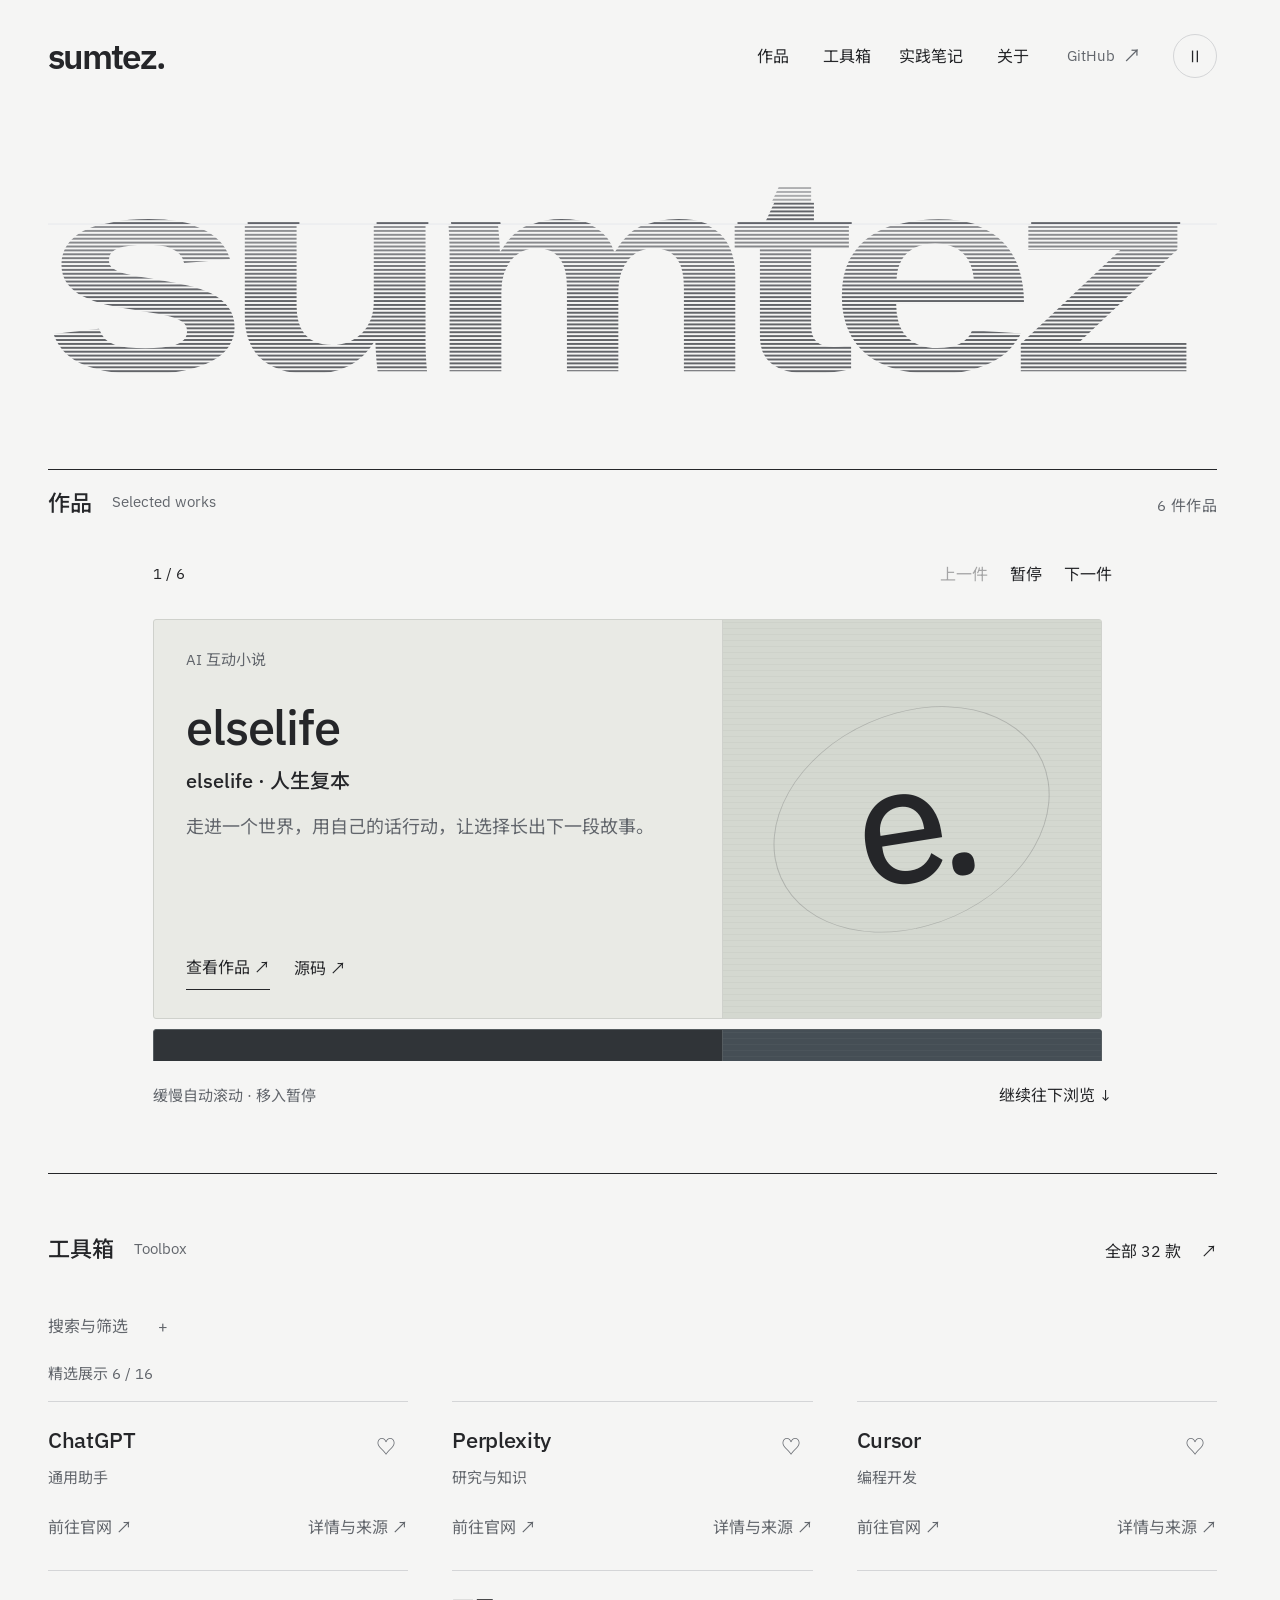
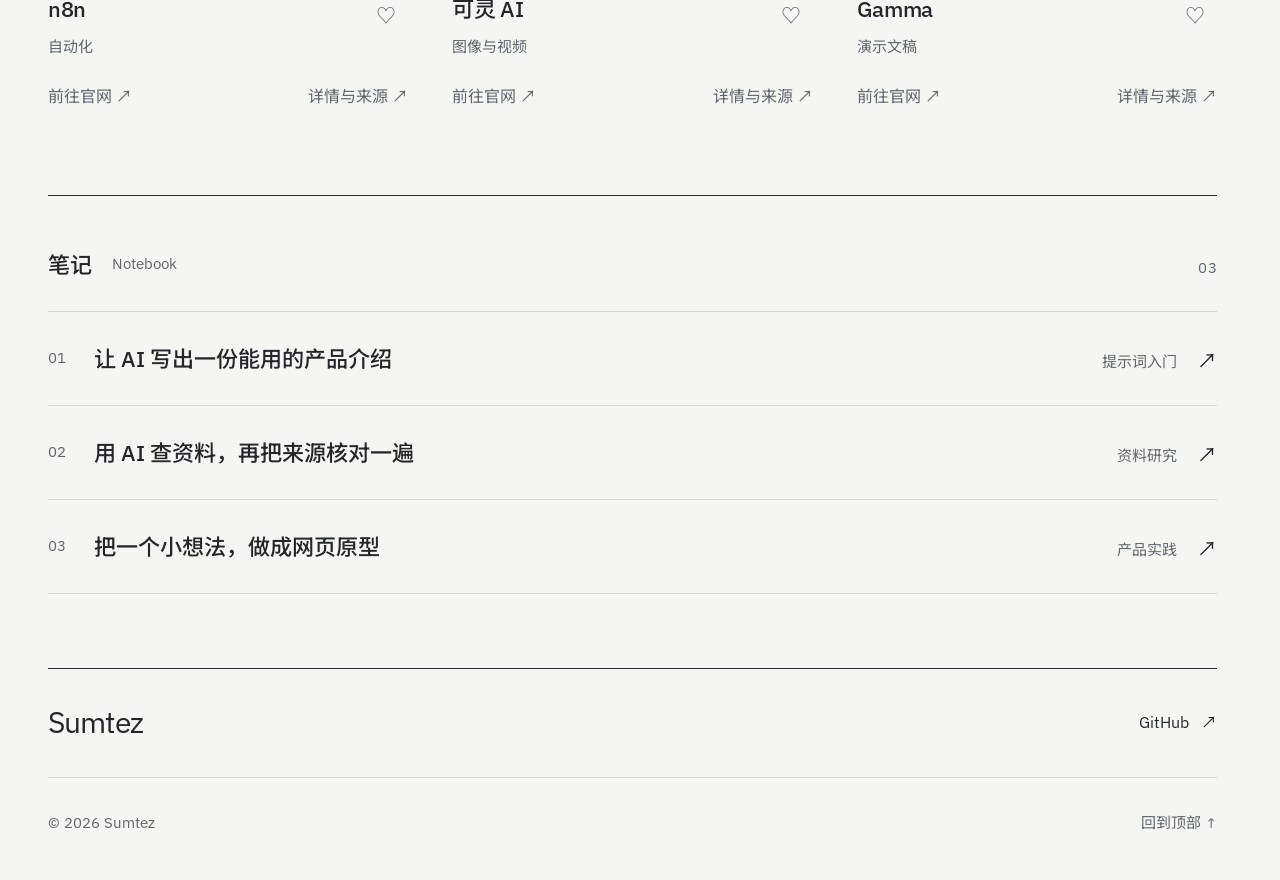
<file: index.html>
<!doctype html>
<html lang="zh-CN">
<head>
  <meta charset="utf-8">
  <meta name="viewport" content="width=device-width, initial-scale=1">
  <meta name="theme-color" content="#f5f5f4">
  <meta name="description" content="我是 Sumtez，把好奇心做成作品。在这里探索 6 个 AI 产品与开源项目、32 款工具，以及可以跟着做的实践指南。">
  <title>Sumtez — 作品与实验</title>
  <meta property="og:title" content="Sumtez — 作品与实验">
  <meta property="og:description" content="一个关于创造、探索与 AI 实践的个人空间。作品、工具，以及一路积累的方法。">
  <meta property="og:type" content="website"><meta property="og:url" content="https://sumtez.com/">
  <meta property="og:image" content="https://sumtez.com/images/social-card.png?v=78a6ca351b">
  <link rel="canonical" href="https://sumtez.com/">
  <link rel="icon" href="favicon.svg" type="image/svg+xml">
  <link rel="stylesheet" href="style.css?v=58d6e00f3a"><link rel="stylesheet" href="tools.css?v=3d321297f1">
<meta name="twitter:card" content="summary_large_image"><link rel="preload" href="fonts/ibm-plex-sans-latin-wght-normal.woff2" as="font" type="font/woff2" crossorigin><link rel="stylesheet" href="home.css?v=9f9e707b9a"><link rel="stylesheet" href="project-stack.css?v=7c46554cc5"><link rel="stylesheet" href="site-polish.css?v=a47e23d8ad"><link rel="stylesheet" href="typography.css?v=b683962dfe"></head>
<body id="top" class="home-page">
<a class="skip-link" href="#main">跳到正文</a>
<header class="header">
  <a class="brand" href="index.html" aria-label="Sumtez 首页">sumtez<span class="brand-dot" aria-hidden="true">.</span></a>
  <nav aria-label="主导航"><a href="#work">作品</a><a href="#tools">工具箱</a><a href="#guides">实践笔记</a><a href="#about">关于</a></nav>
  <a class="header-note" href="https://github.com/TeezyTez" target="_blank" rel="noopener noreferrer">GitHub <span aria-hidden="true">↗</span></a>
<button class="home-motion-toggle" id="home-motion-toggle" type="button" aria-label="播放动态效果" hidden>▷</button></header>
<main id="main">
  <div class="signature" aria-hidden="true">
    <svg viewBox="0 0 1200 264" xmlns="http://www.w3.org/2000/svg" focusable="false">
      <defs>
        <pattern id="scan-lines" width="1200" height="4" patternUnits="userSpaceOnUse"><path d="M0 1H1200" stroke="currentColor" stroke-width="1.4"/></pattern>
        <linearGradient id="scan-tone" x1="0" y1="0" x2="0" y2="1"><stop offset="0" stop-color="white" stop-opacity=".3"/><stop offset=".55" stop-color="white"/><stop offset="1" stop-color="white"/></linearGradient>
        <mask id="signature-mask"><rect width="1200" height="264" fill="url(#scan-tone)"/></mask>
        <clipPath id="signature-cut"><path d="M0 0H1200V108H0ZM0 124H1200V170H0ZM0 176H1200V264H0Z"/></clipPath>
      </defs>
      <g class="signature-letters" mask="url(#signature-mask)" clip-path="url(#signature-cut)"><text x="-8" y="225" textLength="1158" lengthAdjust="spacingAndGlyphs" fill="url(#scan-lines)">sumtez</text></g>
      <g class="signature-shift"><svg x="14" y="108" width="1200" height="16" viewBox="0 108 1200 16"><text x="-8" y="225" textLength="1158" lengthAdjust="spacingAndGlyphs" fill="url(#scan-lines)">sumtez</text></svg></g>
    <line class="signature-light" x1="0" y1="124" x2="1200" y2="124" stroke="#6f75a8" stroke-width=".75" opacity="0"/></svg>
  </div>
  <section class="section work" id="work">
    <div class="section-heading work-heading"><h1>作品 <span lang="en">Selected works</span></h1><span class="work-count">6 件作品</span></div>
    <div class="project-gallery" role="region" aria-label="作品展窗">
    <div class="project-stack-nav" aria-label="作品浏览" hidden>
      <span class="project-stack-count">1 / 6</span>
      <div class="project-stack-controls"><button type="button" data-stack-prev aria-label="上一个项目" aria-disabled="true">上一件</button><button type="button" data-stack-play aria-label="暂停作品自动滚动" aria-pressed="true">暂停</button><button type="button" data-stack-next aria-label="下一个项目" aria-disabled="false">下一件</button></div>
    </div>
    <div id="published-products" class="project-stack" tabindex="0" role="region" aria-label="滚动浏览作品"><div class="project-stack-track"><div class="project-stack-stage"><!-- products:start --><article class="project-stack-card" data-project-name="elselife" aria-labelledby="project-title-01">
      <div class="project-stack-surface">
        <div class="project-stack-copy">
          <p class="project-stack-kicker">AI 互动小说</p>
          <p class="project-stack-name" aria-hidden="true">elselife</p>
          <h2 class="project-stack-title" id="project-title-01">elselife · 人生复本</h2>
          <p class="project-stack-description">走进一个世界，用自己的话行动，让选择长出下一段故事。</p>
          <div class="project-stack-actions"><a href="ainovel.html" aria-label="查看 elselife 作品">查看作品 ↗</a><a href="https://github.com/TeezyTez/ainovel" target="_blank" rel="noopener noreferrer" aria-label="查看 elselife 的 GitHub 源码">源码 ↗</a></div>
        </div>
        <div class="project-stack-art project-stack-art--orbit" aria-hidden="true"><span class="project-stack-glyph">e.</span></div>
      </div>
    </article>
<article class="project-stack-card" data-project-name="MPCI" aria-labelledby="project-title-02">
      <div class="project-stack-surface">
        <div class="project-stack-copy">
          <p class="project-stack-kicker">物流知识 / AI 问答</p>
          <p class="project-stack-name" aria-hidden="true">MPCI</p>
          <h2 class="project-stack-title" id="project-title-02">MPCI 申报问答助手</h2>
          <p class="project-stack-description">把手册里的业务规则，变成可以直接提问、回到来源核对的知识助手。</p>
          <div class="project-stack-actions"><a href="declaration.html" aria-label="查看 MPCI 作品">查看作品 ↗</a><a href="https://github.com/TeezyTez/DeclarationAssit" target="_blank" rel="noopener noreferrer" aria-label="查看 MPCI 的 GitHub 源码">源码 ↗</a></div>
        </div>
        <div class="project-stack-art project-stack-art--orbit" aria-hidden="true"><span class="project-stack-glyph">?</span></div>
      </div>
    </article>
<article class="project-stack-card" data-project-name="BL_RECO" aria-labelledby="project-title-03">
      <div class="project-stack-surface">
        <div class="project-stack-copy">
          <p class="project-stack-kicker">物流单证 / 信息提取</p>
          <p class="project-stack-name" aria-hidden="true">BL_RECO</p>
          <h2 class="project-stack-title" id="project-title-03">提单识别与 EDI 工作台</h2>
          <p class="project-stack-description">从一张提单开始，把 PDF、图片和文本整理成结构化字段与 EDI 草稿。</p>
          <div class="project-stack-actions"><a href="bl-reco.html" aria-label="查看 BL_RECO 作品">查看作品 ↗</a><a href="https://github.com/TeezyTez/BL_RECO" target="_blank" rel="noopener noreferrer" aria-label="查看 BL_RECO 的 GitHub 源码">源码 ↗</a></div>
        </div>
        <div class="project-stack-art project-stack-art--map" aria-hidden="true"><span class="project-stack-glyph">[ ]</span></div>
      </div>
    </article>
<article class="project-stack-card" data-project-name="EDI Agent" aria-labelledby="project-title-04">
      <div class="project-stack-surface">
        <div class="project-stack-copy">
          <p class="project-stack-kicker">企业集成 / 字段映射</p>
          <p class="project-stack-name" aria-hidden="true">EDI Agent</p>
          <h2 class="project-stack-title" id="project-title-04">企业字段映射助手</h2>
          <p class="project-stack-description">把源字段、目标字段和人工审核组织成可复用的字段对齐流程。</p>
          <div class="project-stack-actions"><a href="edi-agent.html" aria-label="查看 EDI Agent 作品">查看作品 ↗</a><a href="https://github.com/TeezyTez/EDI-Agent" target="_blank" rel="noopener noreferrer" aria-label="查看 EDI Agent 的 GitHub 源码">源码 ↗</a></div>
        </div>
        <div class="project-stack-art project-stack-art--code" aria-hidden="true"><span class="project-stack-glyph">a:b</span></div>
      </div>
    </article>
<article class="project-stack-card" data-project-name="Cloud Agent" aria-labelledby="project-title-05">
      <div class="project-stack-surface">
        <div class="project-stack-copy">
          <p class="project-stack-kicker">智能体 / 任务编排</p>
          <p class="project-stack-name" aria-hidden="true">Cloud Agent</p>
          <h2 class="project-stack-title" id="project-title-05">智能体任务工作台</h2>
          <p class="project-stack-description">把一句自然语言任务组织成执行流程，跟踪工具调用、状态和结果。</p>
          <div class="project-stack-actions"><a href="cloud-agent.html" aria-label="查看 Cloud Agent 作品">查看作品 ↗</a><a href="https://github.com/TeezyTez/Cloud-Agent-Platform" target="_blank" rel="noopener noreferrer" aria-label="查看 Cloud Agent 的 GitHub 源码">源码 ↗</a></div>
        </div>
        <div class="project-stack-art project-stack-art--flow" aria-hidden="true"><span class="project-stack-glyph">↗</span></div>
      </div>
    </article>
<article class="project-stack-card" data-project-name="codegen" aria-labelledby="project-title-06">
      <div class="project-stack-surface">
        <div class="project-stack-copy">
          <p class="project-stack-kicker">开发研究 / 形式化验证</p>
          <p class="project-stack-name" aria-hidden="true">codegen</p>
          <h2 class="project-stack-title" id="project-title-06">规约驱动代码生成</h2>
          <p class="project-stack-description">让生成的代码接受规约检验，把任务约束、候选代码与验证反馈串起来。</p>
          <div class="project-stack-actions"><a href="codegen-verify.html" aria-label="查看 codegen 作品">查看作品 ↗</a><a href="https://github.com/TeezyTez/codegen-verify" target="_blank" rel="noopener noreferrer" aria-label="查看 codegen 的 GitHub 源码">源码 ↗</a></div>
        </div>
        <div class="project-stack-art project-stack-art--code" aria-hidden="true"><span class="project-stack-glyph">{✓}</span></div>
      </div>
    </article><!-- products:end --></div></div></div>
    <div class="project-stack-footer"><span class="project-stack-status">缓慢自动滚动 · 移入暂停</span><a href="#tools">继续往下浏览 ↓</a></div>
    </div>
  </section>
  <section class="toolbox-band">
    <div class="section tools-section" id="tools" data-tool-scope="featured" data-preview-limit="6" data-preview-ids="chatgpt perplexity cursor n8n kling gamma">
      <div class="section-heading"><h2>工具箱 <span lang="en">Toolbox</span></h2><a class="text-link" href="tools.html">全部 32 款 <span aria-hidden="true">↗</span></a></div>
      <details class="tool-options"><summary>搜索与筛选 <span aria-hidden="true">+</span></summary><div class="library-controls home-catalog-controls"><div class="library-search-row"><label class="product-search"><span aria-hidden="true">⌕</span><input type="search" id="tool-search" aria-label="搜索精选工具或用途" autocomplete="off" placeholder="搜索工具"></label><label class="sort-label">排序 <select id="tool-sort"><option value="curated">精选顺序</option><option value="updated">最近更新</option><option value="name">名称顺序</option></select></label><button class="tool-filter favorite-filter" id="favorite-filter" aria-pressed="false">♡ 收藏 <span id="favorite-count">0</span></button></div><div class="tool-filters" id="tool-categories" role="group" aria-label="按用途筛选精选工具"></div></div></details>
      <div class="catalog-note"><span id="tool-count" role="status" aria-live="polite">正在加载工具</span></div><div class="tool-grid library-grid" id="tool-grid"></div><div class="empty-state" id="tool-empty" hidden><h3>还没有匹配的工具</h3><button class="button primary" id="tool-reset">查看全部精选</button></div>
      <p class="local-note" id="storage-status" role="status"></p>
    </div>
  </section>
  <section class="section guides-section" id="guides">
    <div class="section-heading"><h2>笔记 <span lang="en">Notebook</span></h2><span class="section-index">03</span></div>
    <div class="guide-grid" id="guide-grid"></div>
    <noscript><div class="all-project-links"><a href="guide.html?guide=writing">写好一段产品介绍</a><a href="guide.html?guide=research">从问题开始资料研究</a><a href="guide.html?guide=prototype">搭建网页原型</a></div></noscript>
  </section>
  <section class="about-band"><div class="section about" id="about"><h2>Sumtez</h2><div class="about-links"><a class="text-link" href="https://github.com/TeezyTez" target="_blank" rel="noopener noreferrer">GitHub <span aria-hidden="true">↗</span></a><button class="text-link" id="contact-button" hidden>联系</button></div></div></section>
</main>
<footer><a class="footer-brand" href="index.html">sumtez<span aria-hidden="true">.</span></a><span>© <span id="year">2026</span> Sumtez</span><a href="#top">回到顶部 ↑</a></footer>
<dialog id="detail-dialog" aria-labelledby="dialog-title"><button class="dialog-close" aria-label="关闭联系方式">×</button><p class="eyebrow muted">LET’S CONNECT</p><h2 id="dialog-title">期待与你连接。</h2><p>产品交流 · AI 探索 · 合作想法</p><div id="dialog-sections"></div><button class="text-link dialog-done">返回浏览</button></dialog>
<script src="local-state.js?v=046ff070fc"></script><script src="tools-data.js?v=bcca17f081"></script><script src="hub-content.js?v=f358d1684b"></script><script src="hub.js?v=487461889d"></script><script src="content.js?v=7b40274f96"></script><script src="app.js?v=4ff7330cdd"></script><script src="tools.js?v=8874e096a9"></script><script src="site.js?v=f95d7a4130"></script>
<script src="home-motion.js?v=6a10d2641e"></script>
<script src="project-stack.js?v=cab6172c8b"></script>
</body></html>
</file>
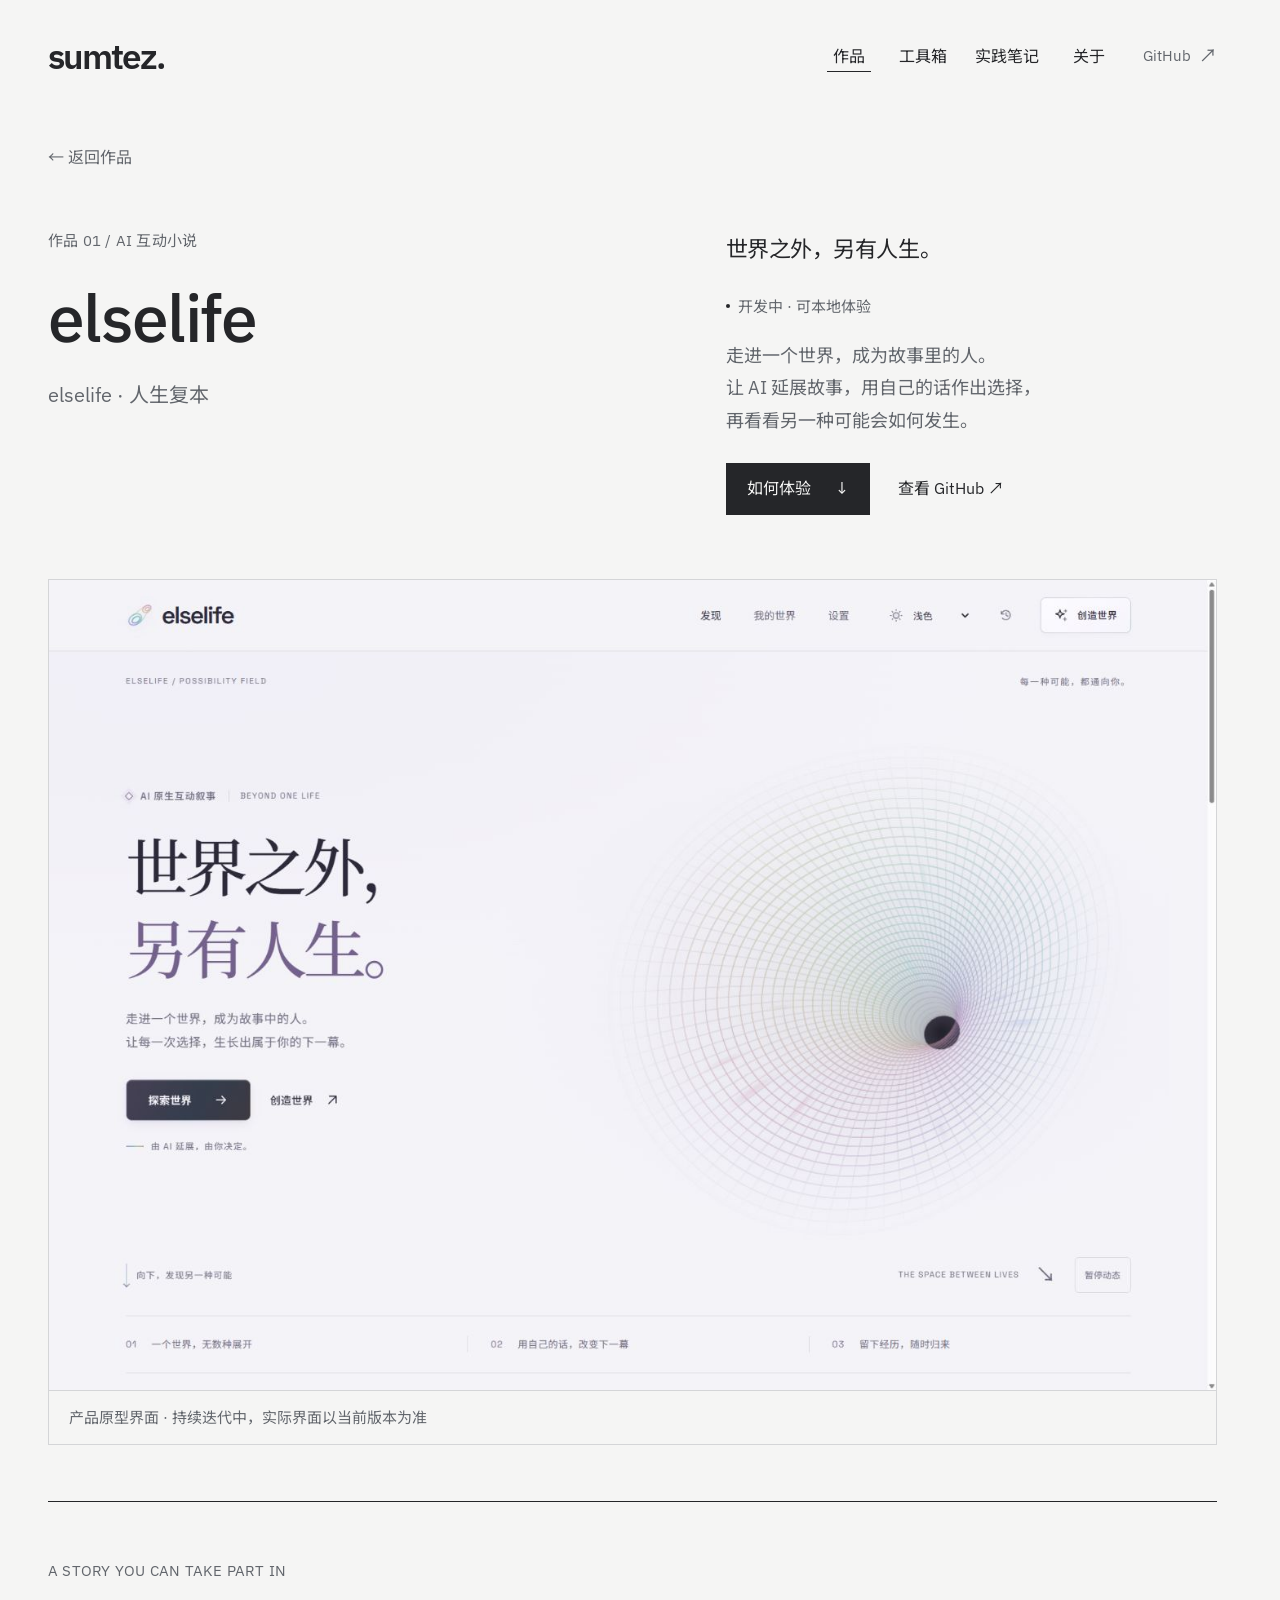
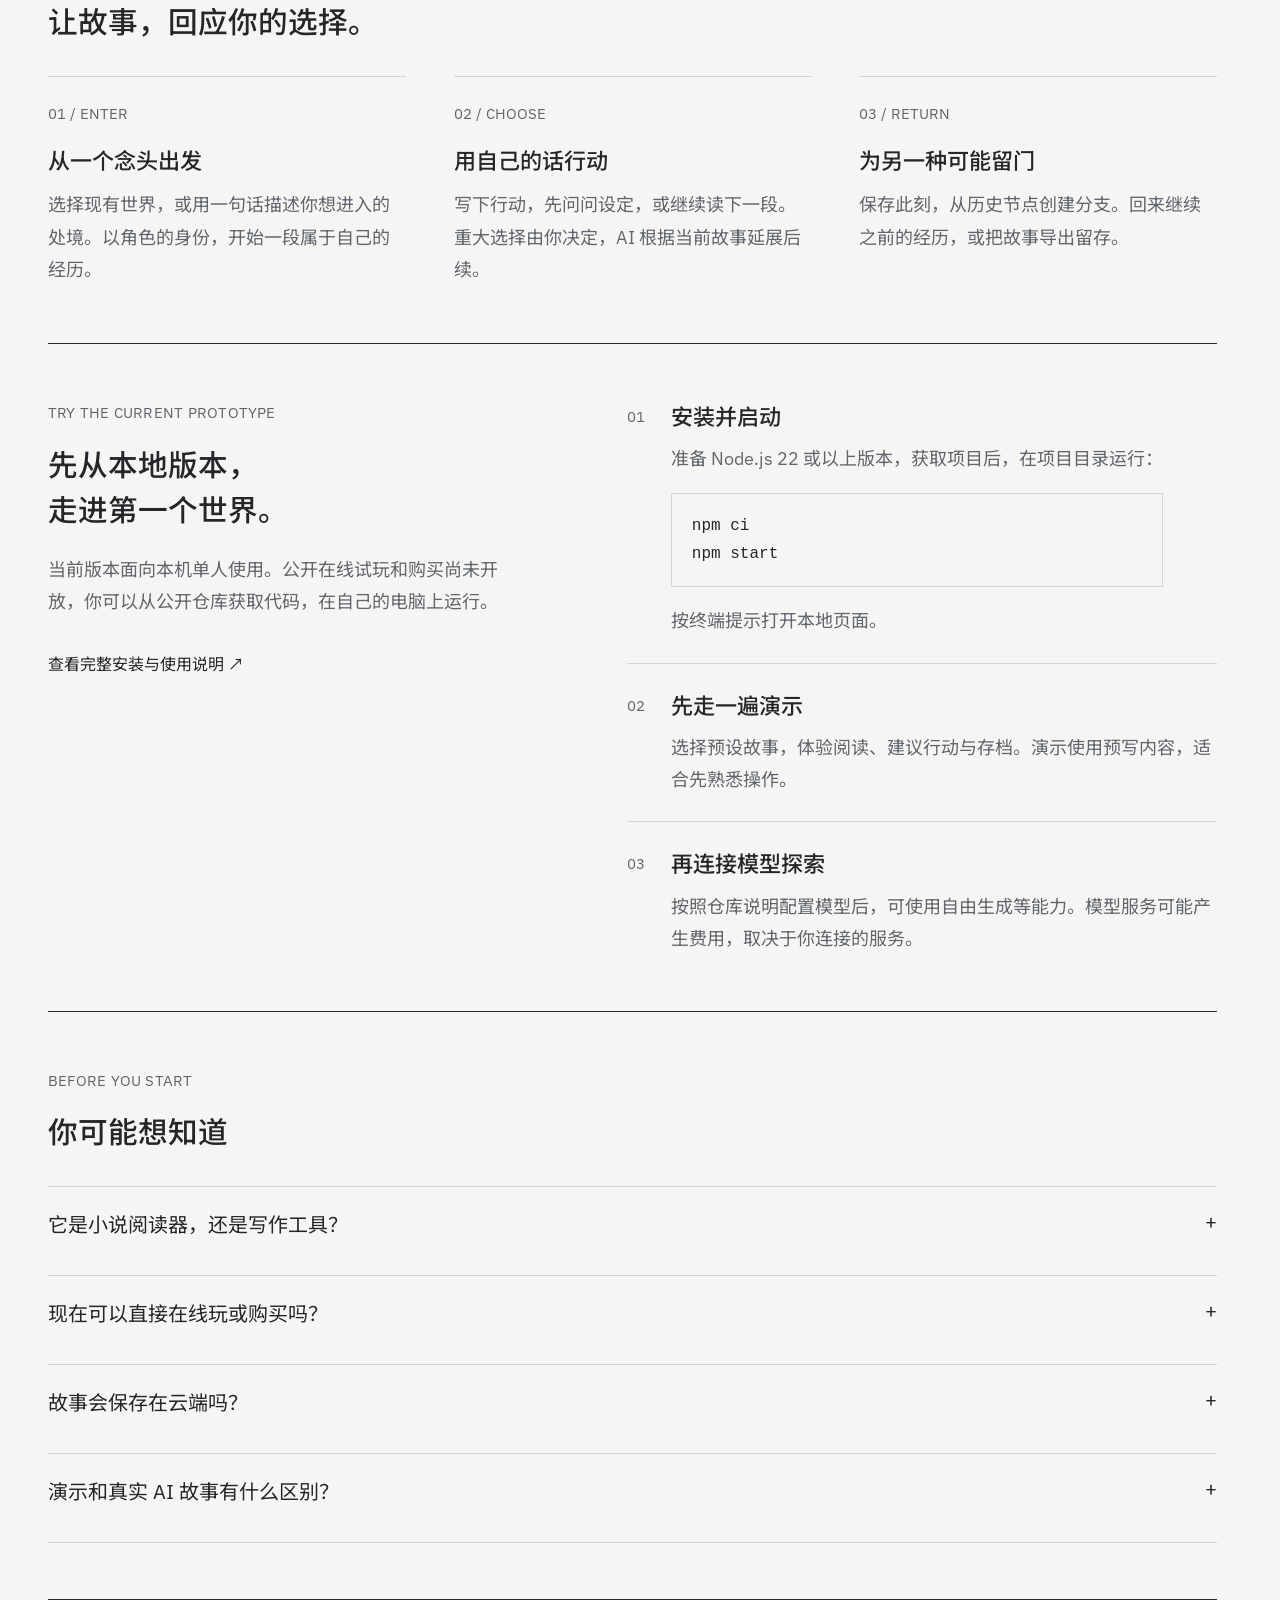
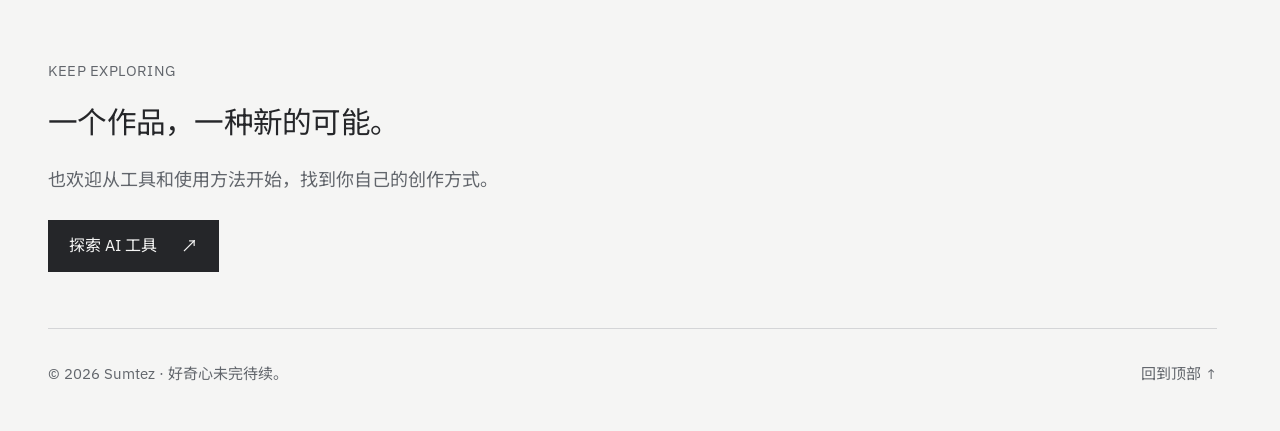
<file: ainovel/index.html>
<!doctype html>
<html lang="zh-CN">
<head>
  <meta charset="utf-8">
  <meta name="viewport" content="width=device-width, initial-scale=1">
  <meta name="robots" content="noindex, follow">
  <title>ainovel · 人生复本 — Sumtez</title>
  <link rel="stylesheet" href="../style.css">
</head>
<body><main class="section"><h1>elselife · 人生复本</h1>
  <p>正在打开ainovel · 人生复本。<a id="continue" href="../ainovel.html">点击继续</a></p>
  <noscript><p>浏览器未启用 JavaScript，请点击上方链接打开页面。</p></noscript>
  <script>
    const destination = new URL(window.location.href);
    destination.pathname = destination.pathname.replace(/\/ainovel(?:\/(?:index\.html)?)?$/, '/ainovel.html');
    document.getElementById('continue').href = destination.href;
    window.location.replace(destination.href);
  </script>
</main></body>
</html>
</file>
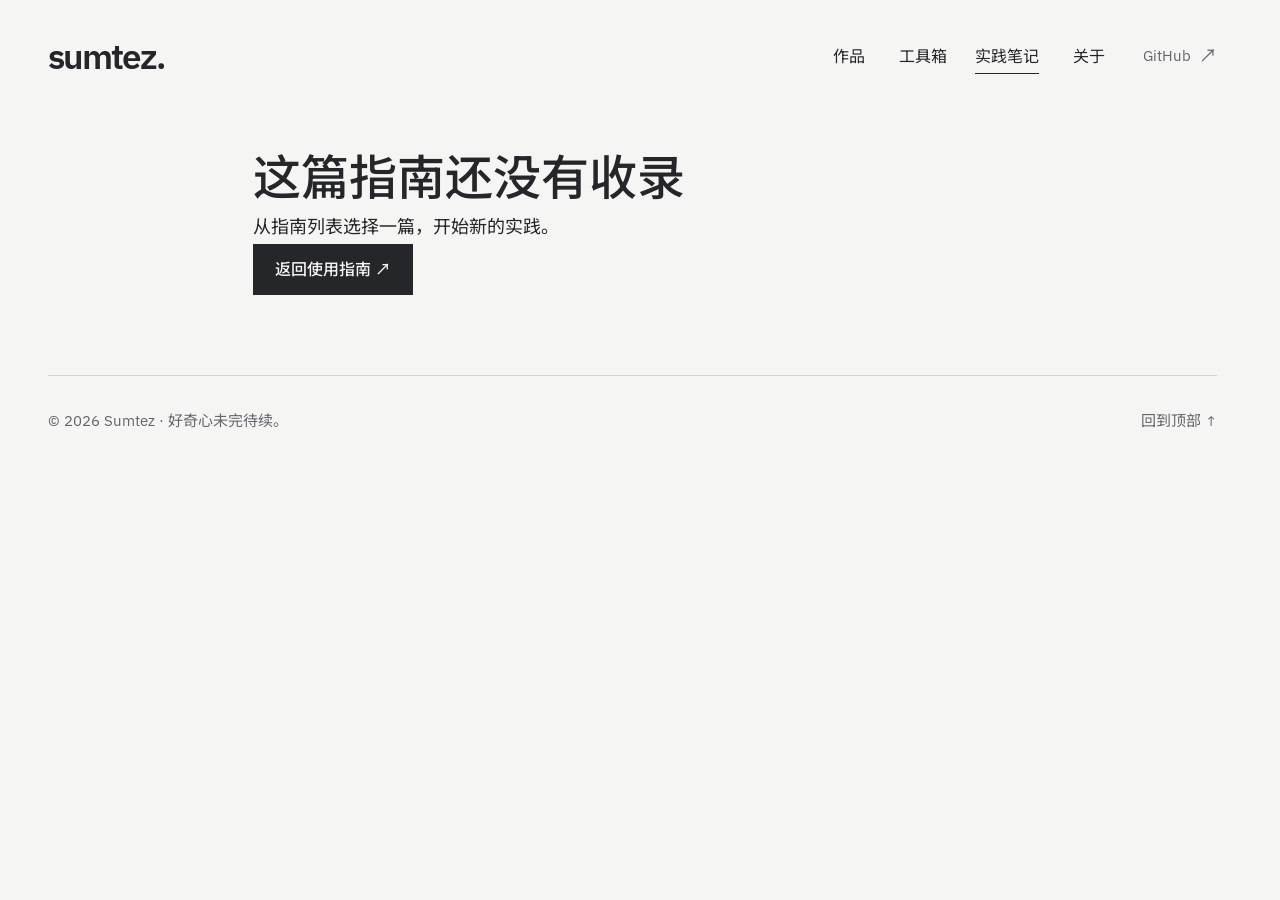
<file: guide/index.html>
<!doctype html>
<html lang="zh-CN">
<head>
  <meta charset="utf-8">
  <meta name="viewport" content="width=device-width, initial-scale=1">
  <meta name="robots" content="noindex, follow">
  <title>使用指南 — Sumtez</title>
  <link rel="stylesheet" href="../style.css">
</head>
<body><main class="section"><h1>实践笔记</h1>
  <p>正在打开使用指南。<a id="continue" href="../guide.html">点击继续</a></p>
  <noscript><p>浏览器未启用 JavaScript，请点击上方链接打开页面。</p></noscript>
  <script>
    const destination = new URL(window.location.href);
    destination.pathname = destination.pathname.replace(/\/guide(?:\/(?:index\.html)?)?$/, '/guide.html');
    document.getElementById('continue').href = destination.href;
    window.location.replace(destination.href);
  </script>
</main></body>
</html>
</file>
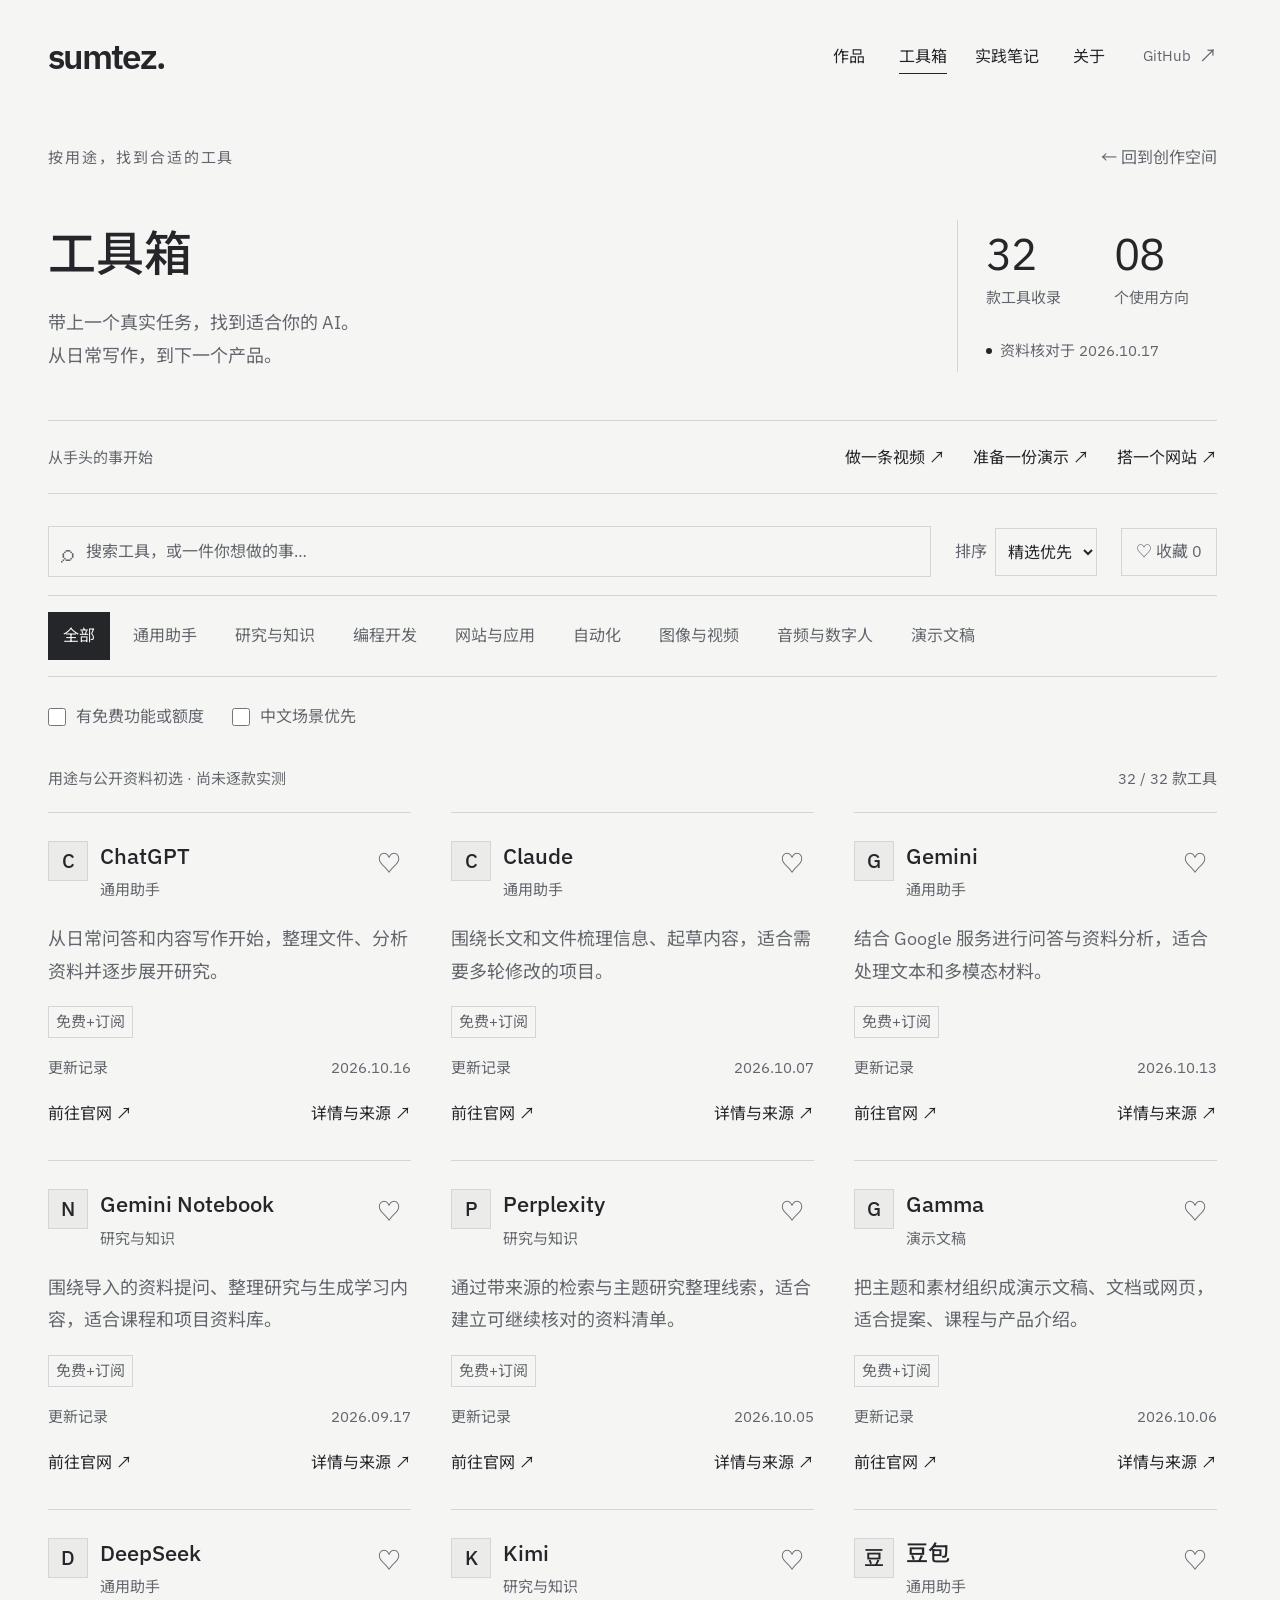
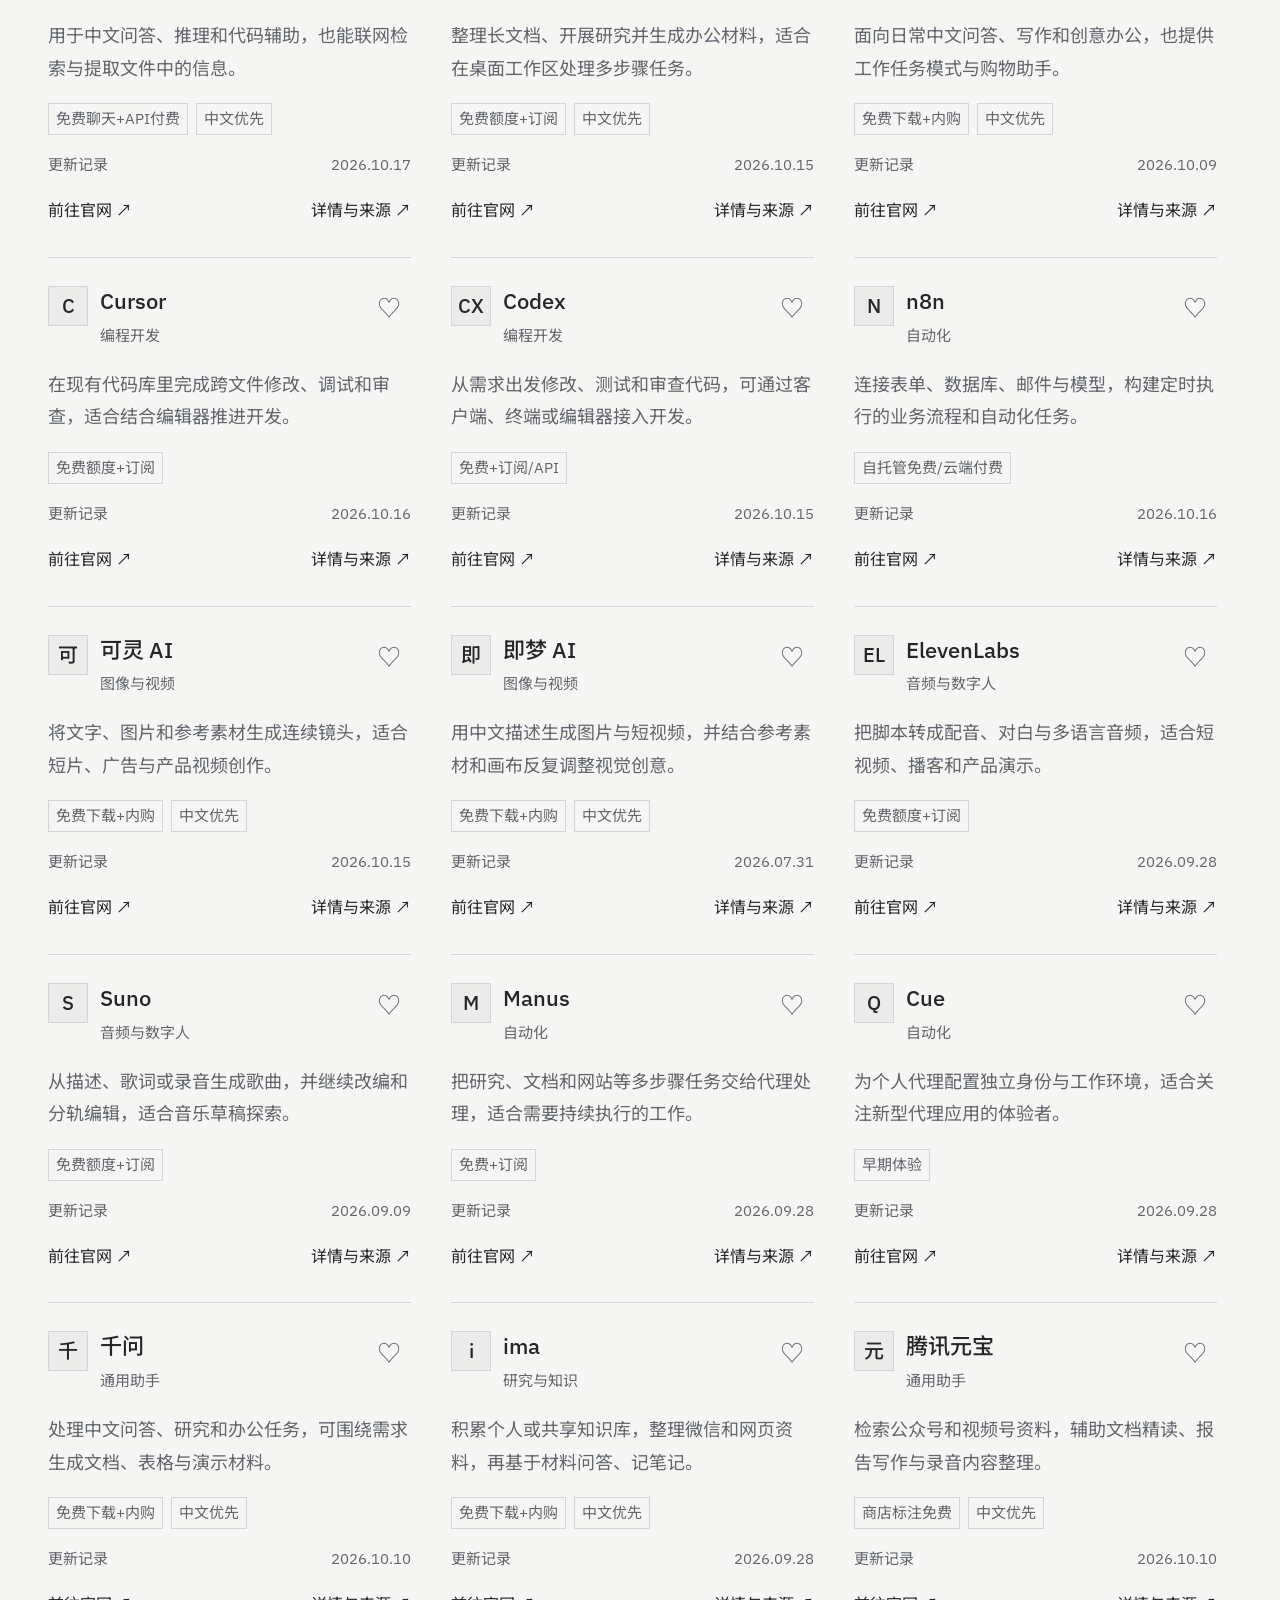
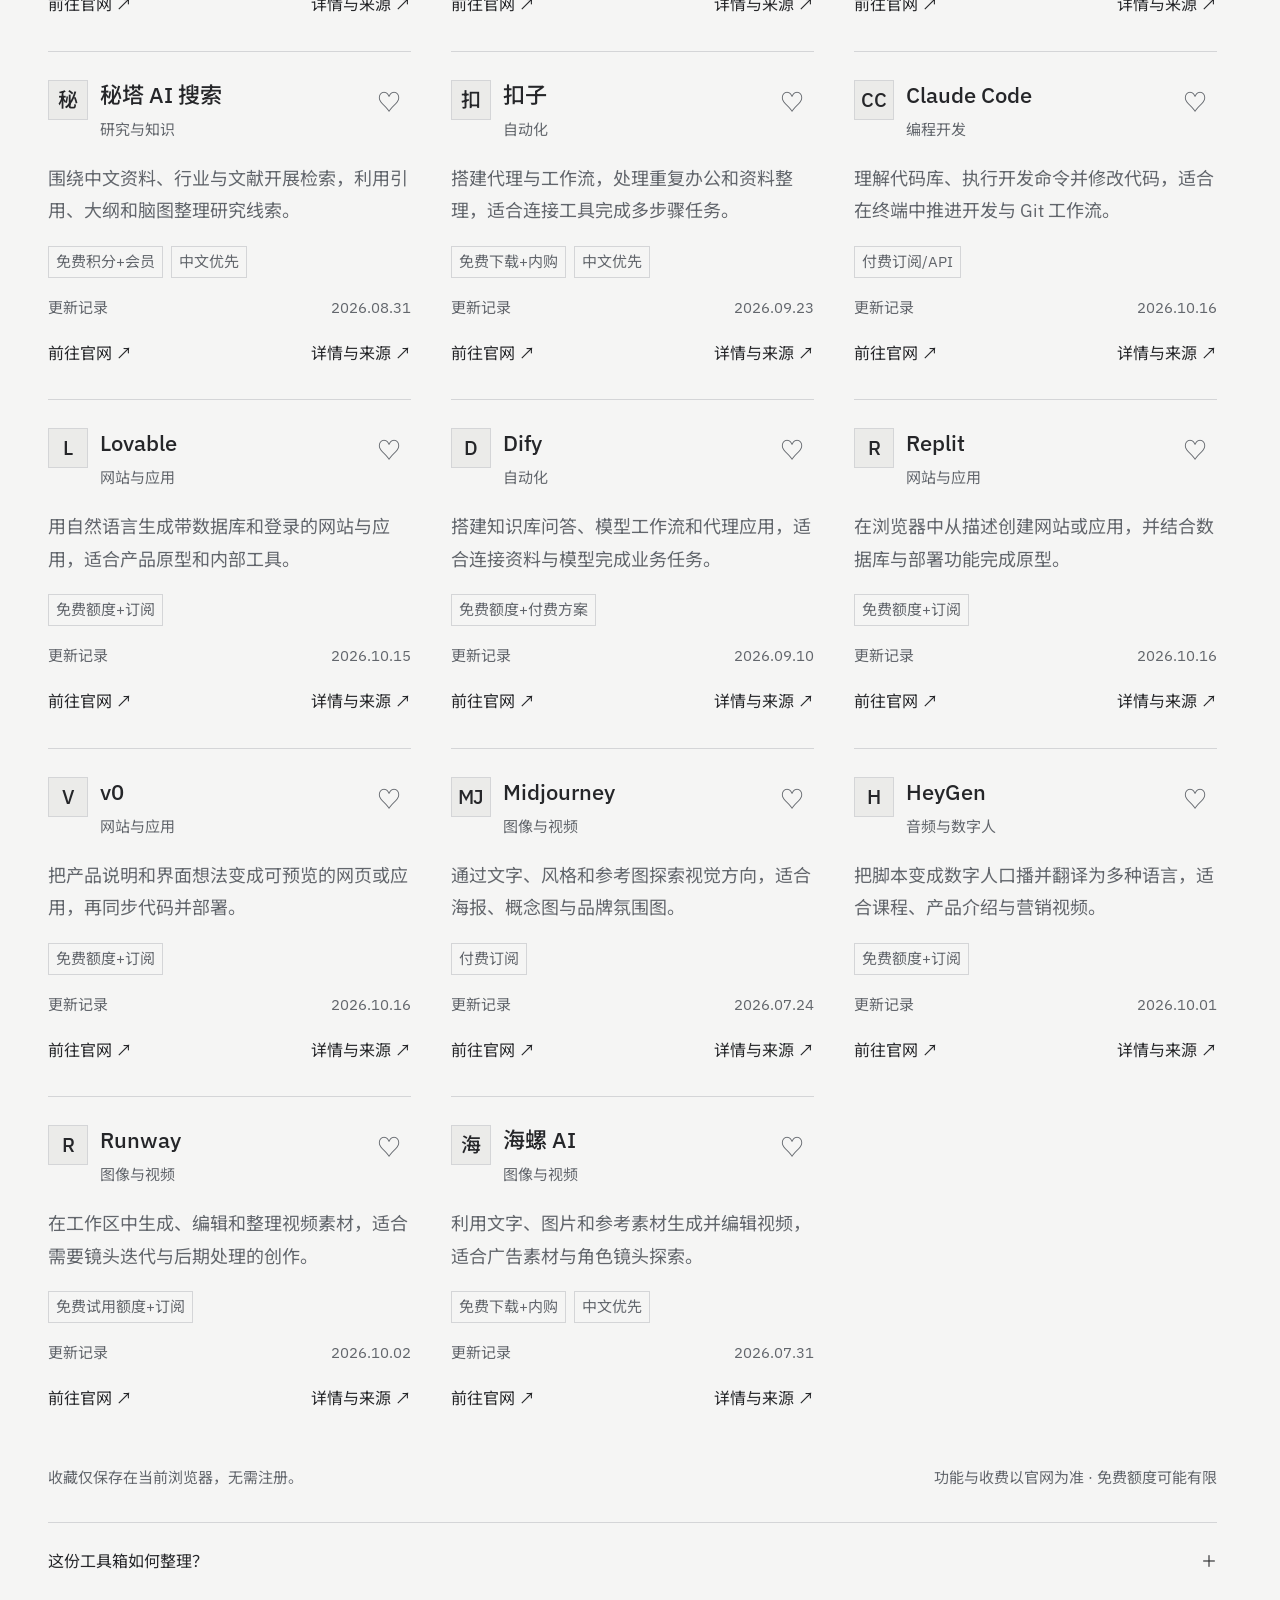
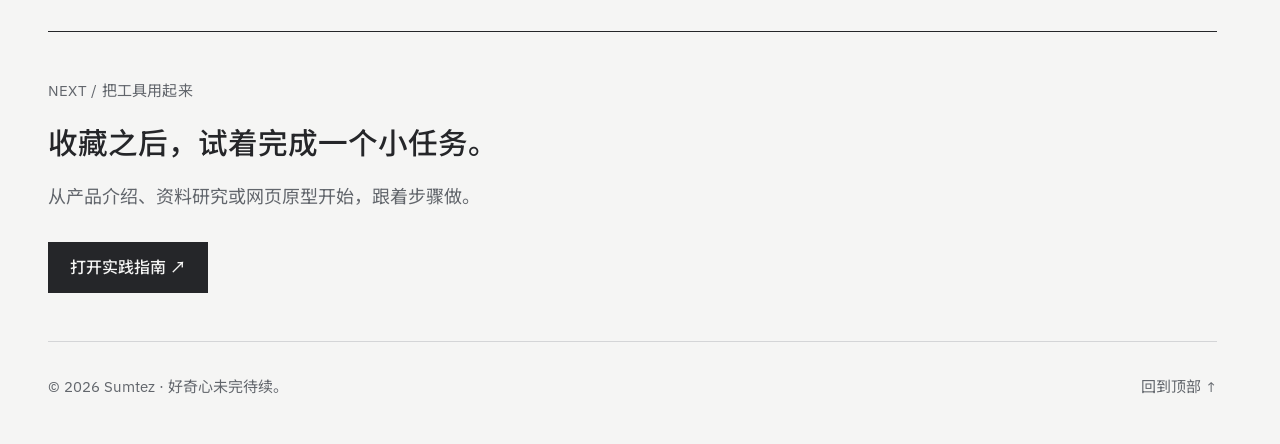
<file: tools/index.html>
<!doctype html>
<html lang="zh-CN">
<head>
  <meta charset="utf-8">
  <meta name="viewport" content="width=device-width, initial-scale=1">
  <meta name="robots" content="noindex, follow">
  <title>AI 工具箱 — Sumtez</title>
  <link rel="stylesheet" href="../style.css">
</head>
<body><main class="section"><h1>AI 工具箱</h1>
  <p>正在打开AI 工具箱。<a id="continue" href="../tools.html">点击继续</a></p>
  <noscript><p>浏览器未启用 JavaScript，请点击上方链接打开页面。</p></noscript>
  <script>
    const destination = new URL(window.location.href);
    destination.pathname = destination.pathname.replace(/\/tools(?:\/(?:index\.html)?)?$/, '/tools.html');
    document.getElementById('continue').href = destination.href;
    window.location.replace(destination.href);
  </script>
</main></body>
</html>
</file>
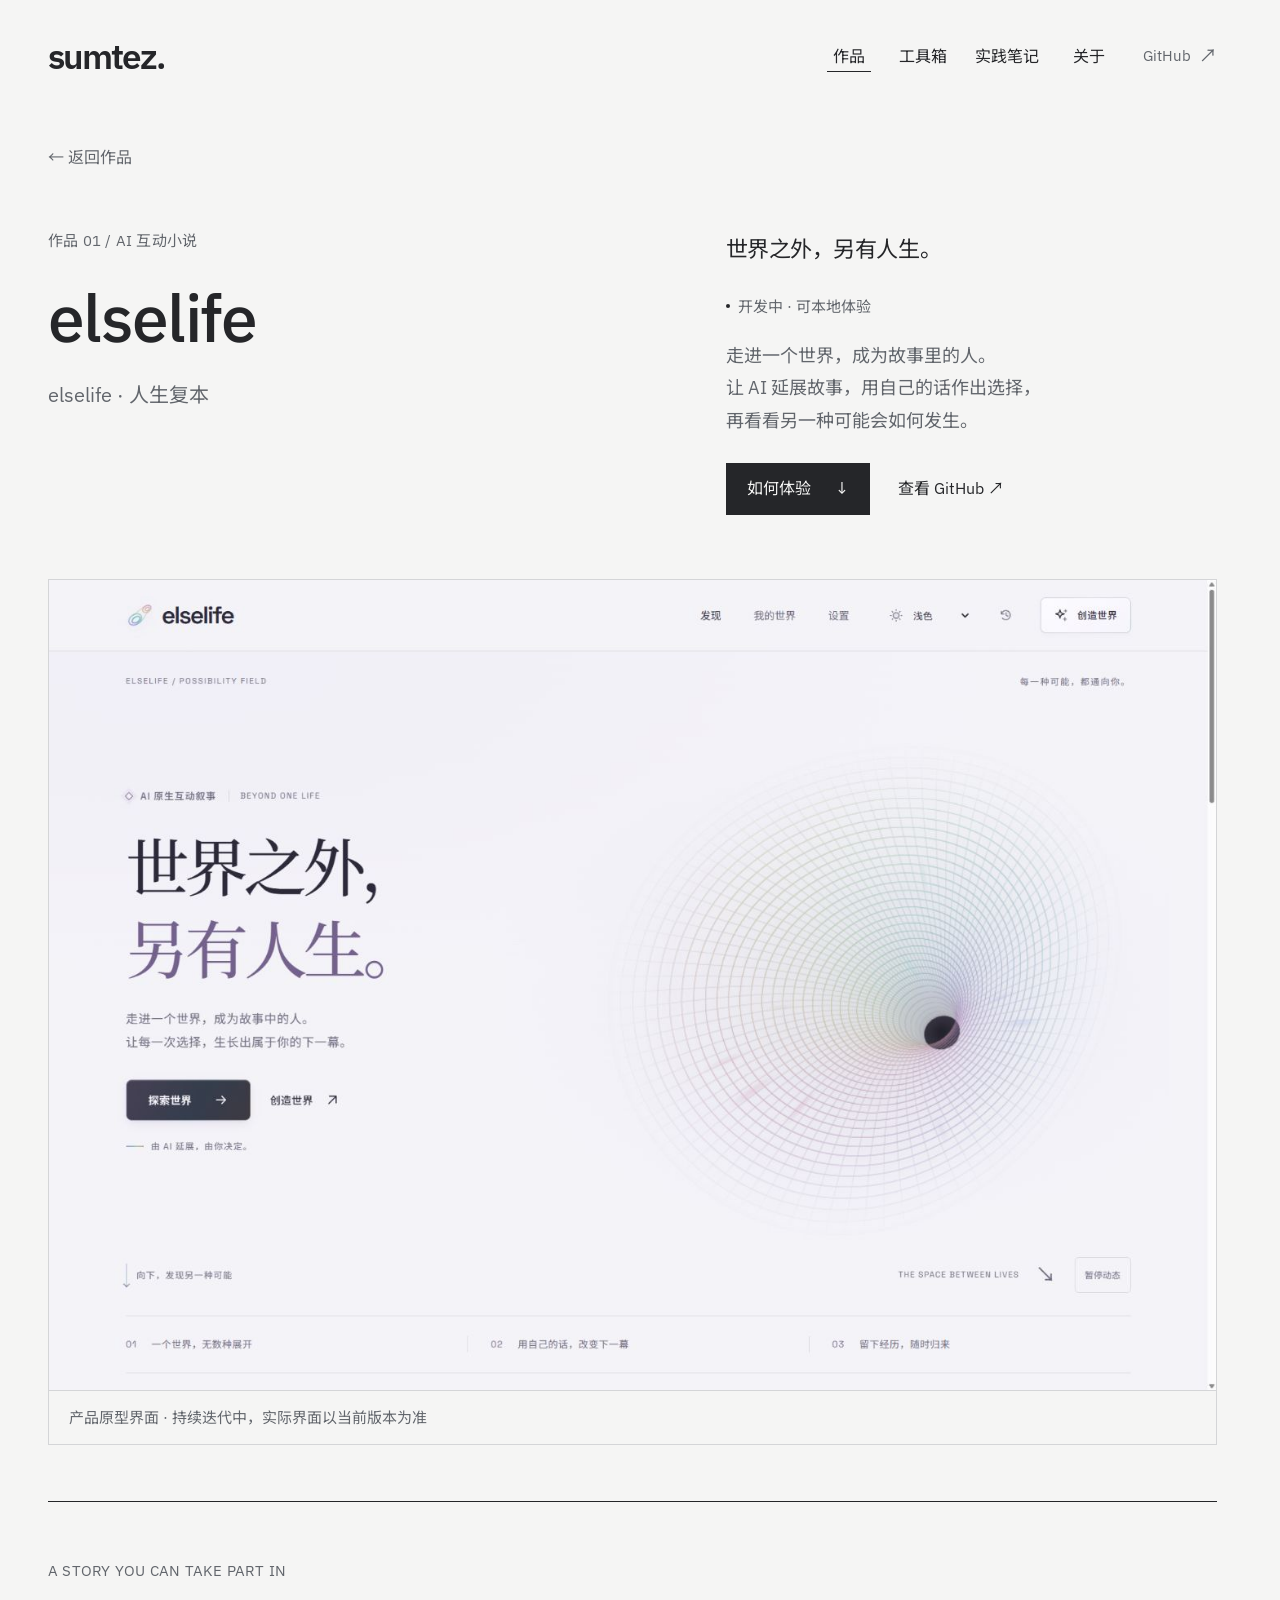
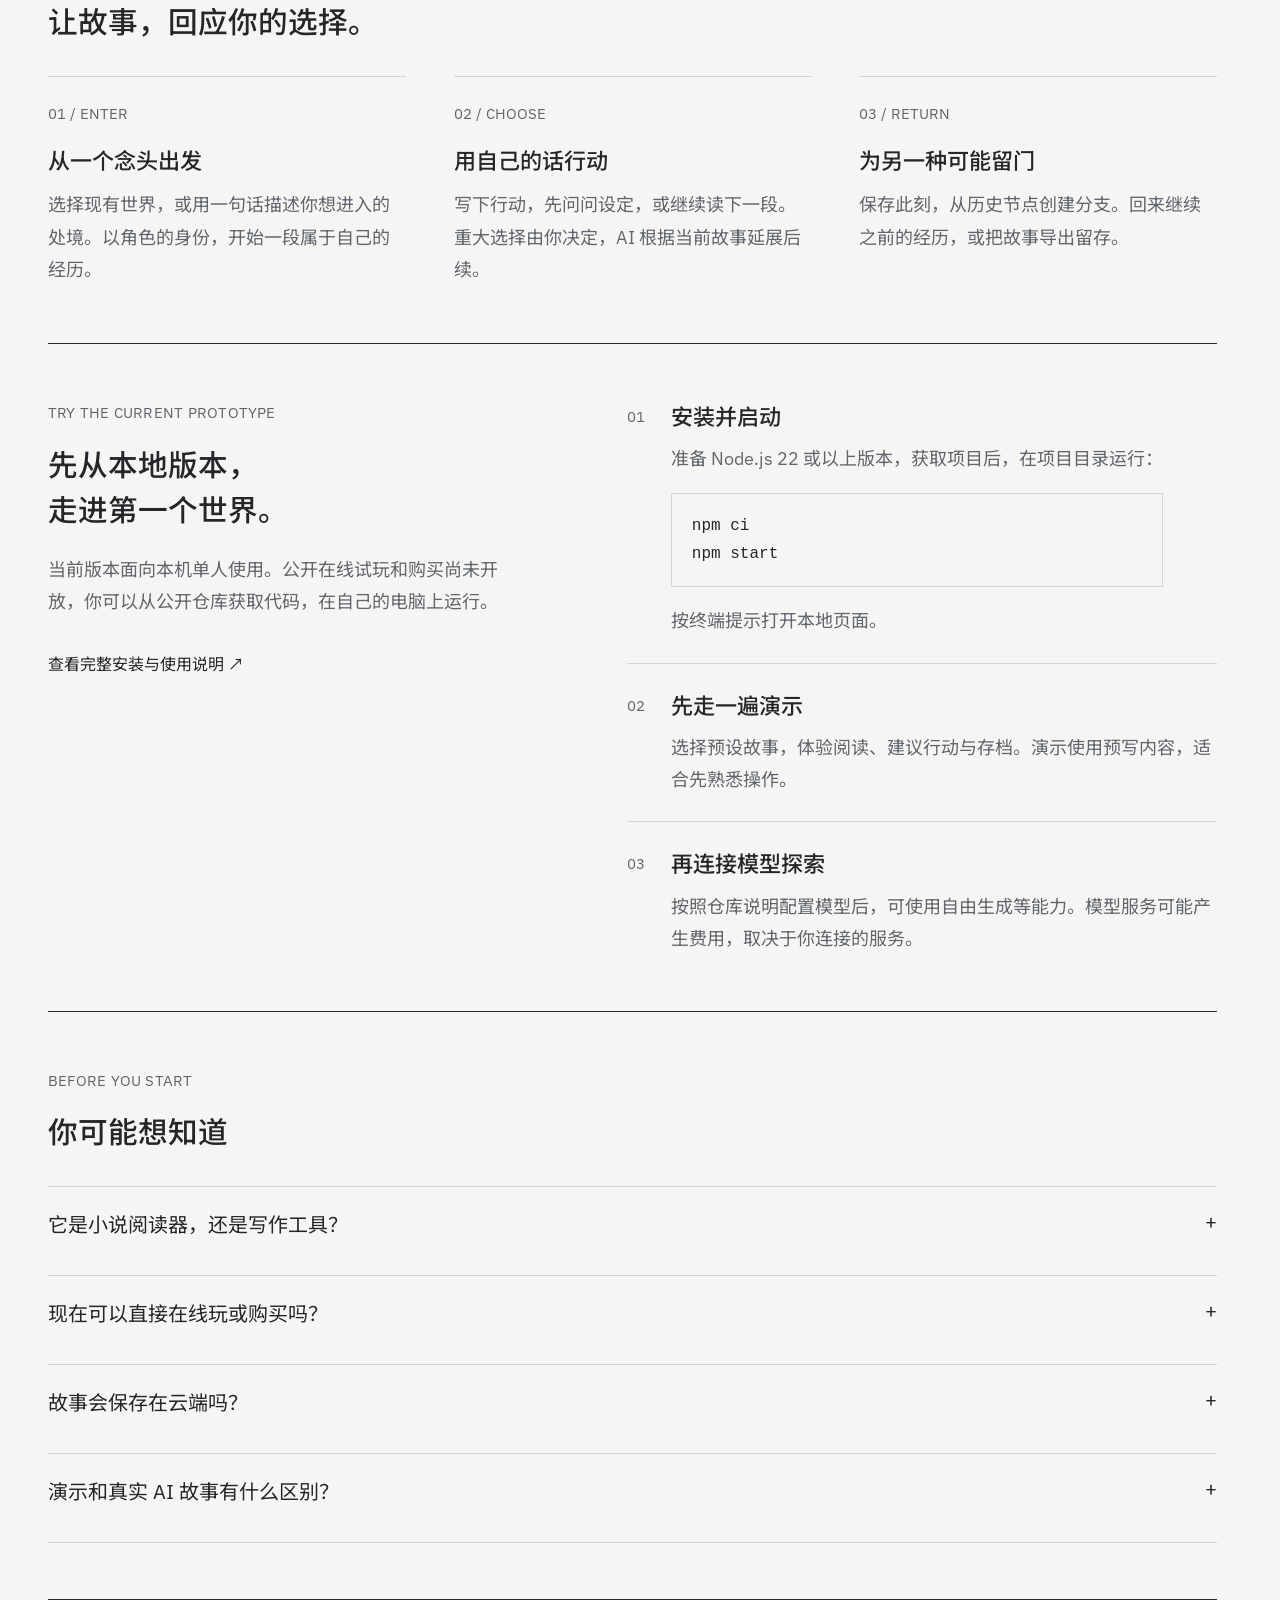
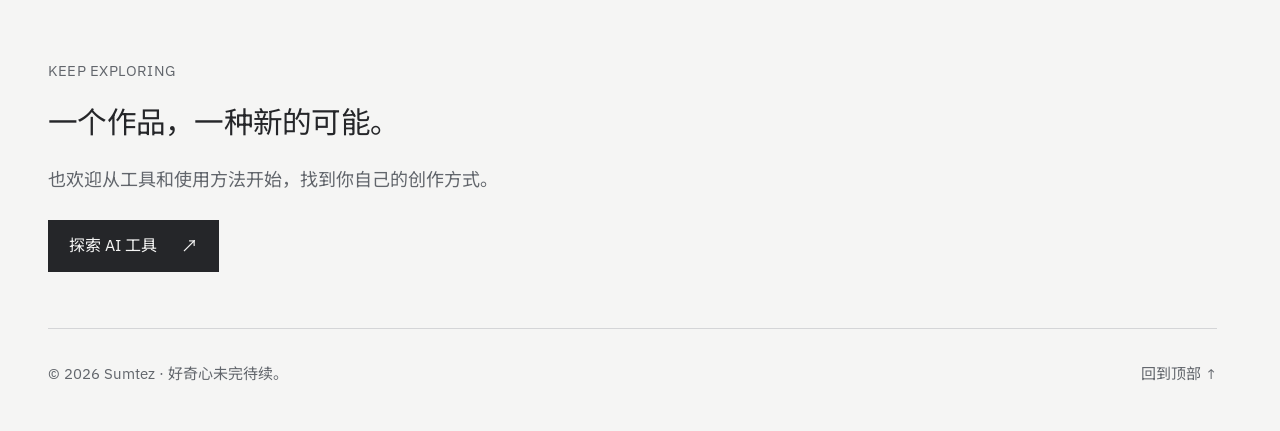
<file: ainovel.html>
<!doctype html>
<html lang="zh-CN"><head><meta charset="utf-8"><meta name="viewport" content="width=device-width,initial-scale=1"><meta name="theme-color" content="#f5f5f4"><meta name="description" content="ainovel（elselife · 人生复本），Sumtez 研发的 AI 互动小说原型。用自己的话参与故事，保存进展，探索不同分支。"><meta property="og:title" content="ainovel · 人生复本 — Sumtez"><meta property="og:description" content="世界之外，另有人生。一个可以参与、保存和重新选择的 AI 故事空间。"><meta property="og:type" content="website"><title>ainovel · 人生复本 — Sumtez</title><link rel="canonical" href="https://sumtez.com/ainovel.html"><meta property="og:image" content="https://sumtez.com/images/ainovel-preview.jpg"><link rel="stylesheet" href="style.css?v=58d6e00f3a"><link rel="icon" href="favicon.svg" type="image/svg+xml"><meta name="twitter:card" content="summary_large_image"><link rel="preload" href="fonts/ibm-plex-sans-latin-wght-normal.woff2" as="font" type="font/woff2" crossorigin><link rel="stylesheet" href="project-detail.css?v=816a63bfdb"><link rel="stylesheet" href="site-polish.css?v=a47e23d8ad"><link rel="stylesheet" href="typography.css?v=b683962dfe"></head>
<body id="top" class="product-page"><a class="skip-link" href="#product-main">跳到产品介绍</a><header class="header"><a class="brand" href="index.html" aria-label="Sumtez 首页">sumtez<span class="brand-dot" aria-hidden="true">.</span></a><nav aria-label="主导航"><a href="index.html#work" aria-current="page">作品</a><a href="tools.html">工具箱</a><a href="index.html#guides">实践笔记</a><a href="index.html#about">关于</a></nav><a class="header-note" href="https://github.com/TeezyTez" target="_blank" rel="noopener noreferrer">GitHub <span aria-hidden="true">↗</span></a></header>
<main id="product-main"><section class="product-intro section"><a class="text-link" href="index.html#work">← 返回作品</a><div class="product-intro-row"><div><p class="eyebrow muted">作品 01 / AI 互动小说</p><h1>elselife</h1><p class="product-subtitle">elselife · 人生复本</p></div><div class="product-intro-description"><p class="project-tagline">世界之外，另有人生。</p><span class="status-pill"><span class="live-dot"></span>开发中 · 可本地体验</span><p>走进一个世界，成为故事里的人。<br>让 AI 延展故事，用自己的话作出选择，<br>再看看另一种可能会如何发生。</p><div class="hero-actions"><a class="button primary" href="#getting-started">如何体验 <span>↓</span></a><a class="text-link" href="https://github.com/TeezyTez/ainovel" target="_blank" rel="noopener noreferrer">查看 GitHub ↗</a></div></div></div><figure class="product-shot"><img src="images/ainovel-preview.jpg" width="1430" height="993" alt="elselife 原型首页：世界之外，另有人生；可以探索世界或创建世界。"><figcaption>产品原型界面 · 持续迭代中，实际界面以当前版本为准</figcaption></figure></section>
<section class="section product-capabilities"><div class="section-heading"><div><p class="eyebrow muted">A STORY YOU CAN TAKE PART IN</p><h2>让故事，回应你的选择。</h2></div></div><div class="capability-grid"><article><span>01 / ENTER</span><h3>从一个念头出发</h3><p>选择现有世界，或用一句话描述你想进入的处境。以角色的身份，开始一段属于自己的经历。</p></article><article><span>02 / CHOOSE</span><h3>用自己的话行动</h3><p>写下行动，先问问设定，或继续读下一段。重大选择由你决定，AI 根据当前故事延展后续。</p></article><article><span>03 / RETURN</span><h3>为另一种可能留门</h3><p>保存此刻，从历史节点创建分支。回来继续之前的经历，或把故事导出留存。</p></article></div></section>
<section class="section getting-started" id="getting-started"><div><p class="eyebrow muted">TRY THE CURRENT PROTOTYPE</p><h2>先从本地版本，<br>走进第一个世界。</h2><p>当前版本面向本机单人使用。公开在线试玩和购买尚未开放，你可以从公开仓库获取代码，在自己的电脑上运行。</p><a class="text-link" href="https://github.com/TeezyTez/ainovel#readme" target="_blank" rel="noopener noreferrer">查看完整安装与使用说明 ↗</a></div><ol class="start-steps"><li><span>01</span><div><h3>安装并启动</h3><p>准备 Node.js 22 或以上版本，获取项目后，在项目目录运行：</p><pre><code>npm ci
npm start</code></pre><p>按终端提示打开本地页面。</p></div></li><li><span>02</span><div><h3>先走一遍演示</h3><p>选择预设故事，体验阅读、建议行动与存档。演示使用预写内容，适合先熟悉操作。</p></div></li><li><span>03</span><div><h3>再连接模型探索</h3><p>按照仓库说明配置模型后，可使用自由生成等能力。模型服务可能产生费用，取决于你连接的服务。</p></div></li></ol></section>
<section class="section product-faq"><div class="section-heading"><div><p class="eyebrow muted">BEFORE YOU START</p><h2>你可能想知道</h2></div></div><details><summary>它是小说阅读器，还是写作工具？</summary><p>它更接近一个可以参与的故事空间：既能阅读，也能以角色身份作出行动，并探索不同分支。</p></details><details><summary>现在可以直接在线玩或购买吗？</summary><p>目前提供的是可本地运行的开发原型，尚无公开在线试玩或付费购买入口。正式版本开放后，会在这里更新。</p></details><details><summary>故事会保存在云端吗？</summary><p>当前版本使用本机服务和浏览器存储，不提供云账号或云同步。建议按仓库说明备份存档，并使用导出功能保留故事。</p></details><details><summary>演示和真实 AI 故事有什么区别？</summary><p>演示采用预写情境，不等于自由生成。真实 AI 故事需要模型连接，生成质量与等待时间受到所连接模型和输入内容影响。</p></details></section>
<section class="section product-outro"><span class="eyebrow muted">KEEP EXPLORING</span><h2>一个作品，一种新的可能。</h2><p>也欢迎从工具和使用方法开始，找到你自己的创作方式。</p><a href="tools.html" class="button primary">探索 AI 工具 <span>↗</span></a></section></main>
<footer><a class="footer-brand" href="index.html">sumtez<span aria-hidden="true">.</span></a><span>© <span id="year">2026</span> Sumtez · 好奇心未完待续。</span><a href="#top">回到顶部 ↑</a></footer><script src="site.js?v=f95d7a4130"></script></body></html>
</file>
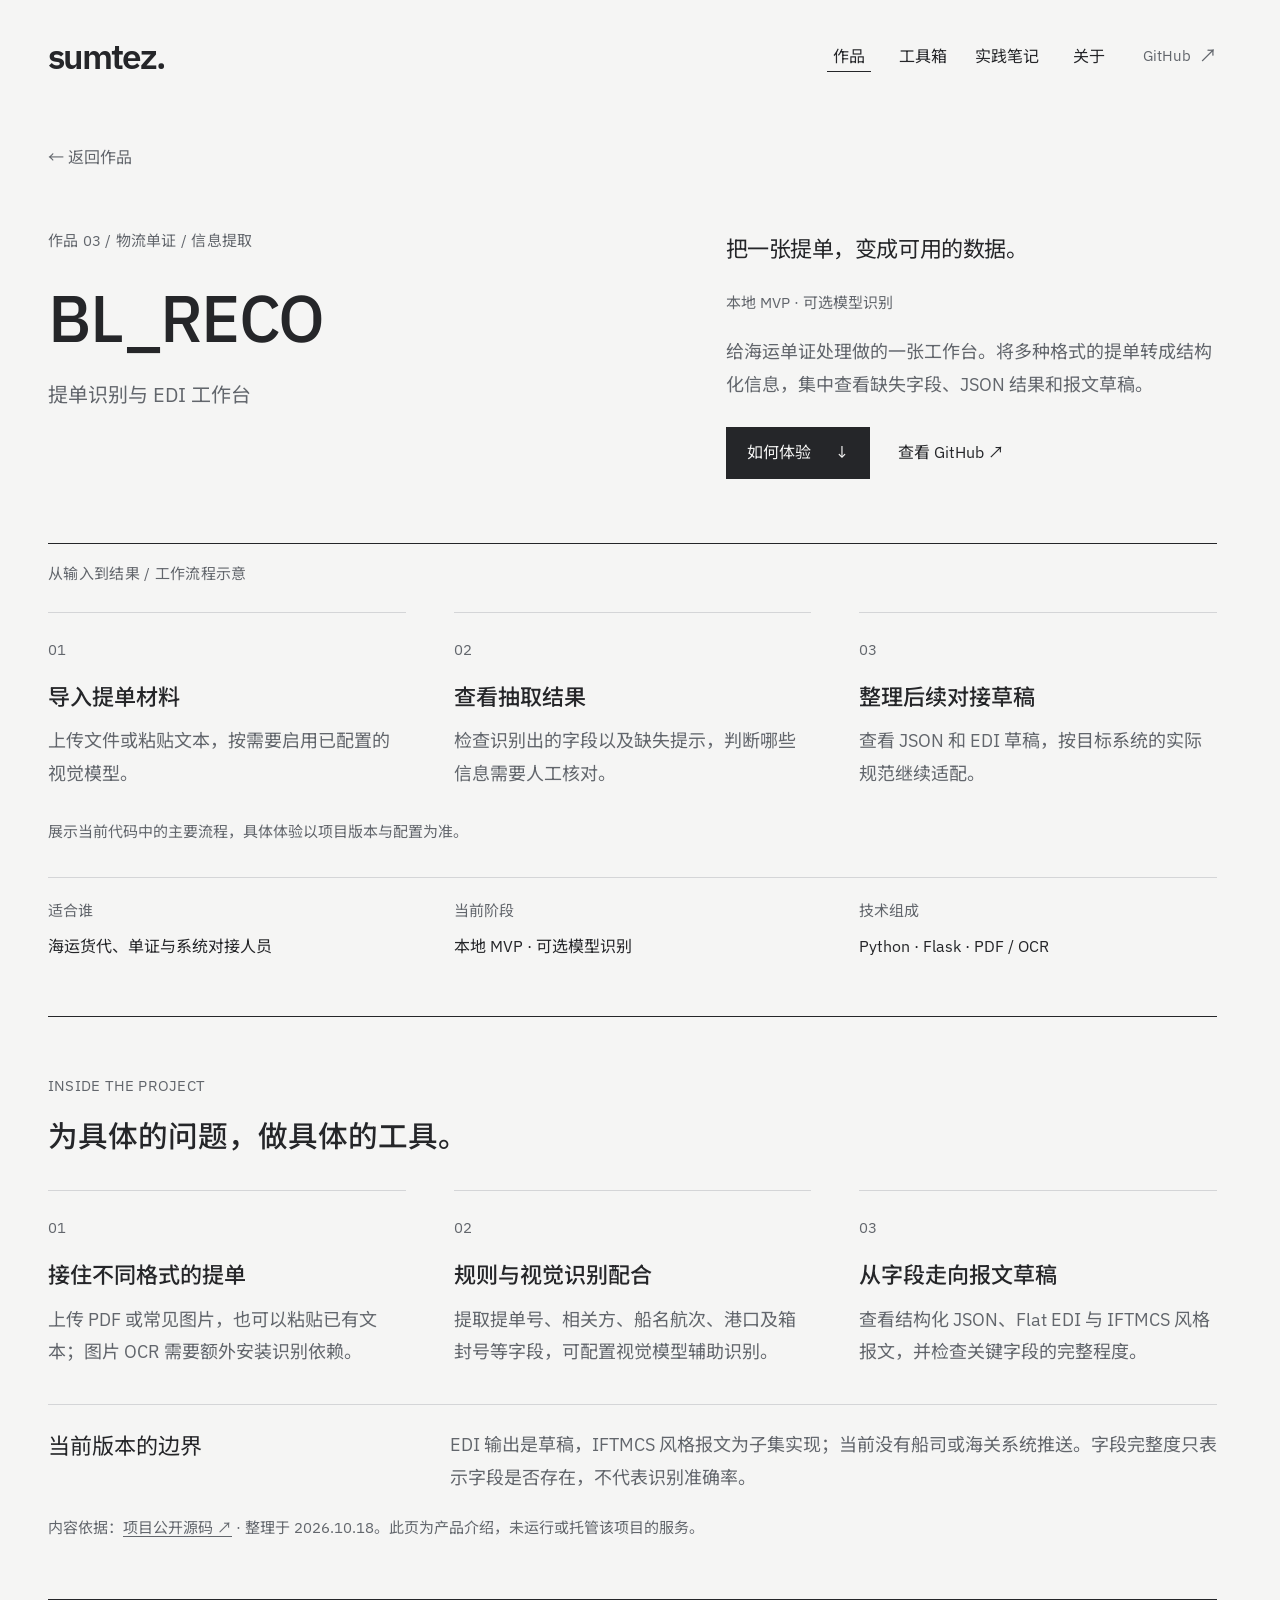
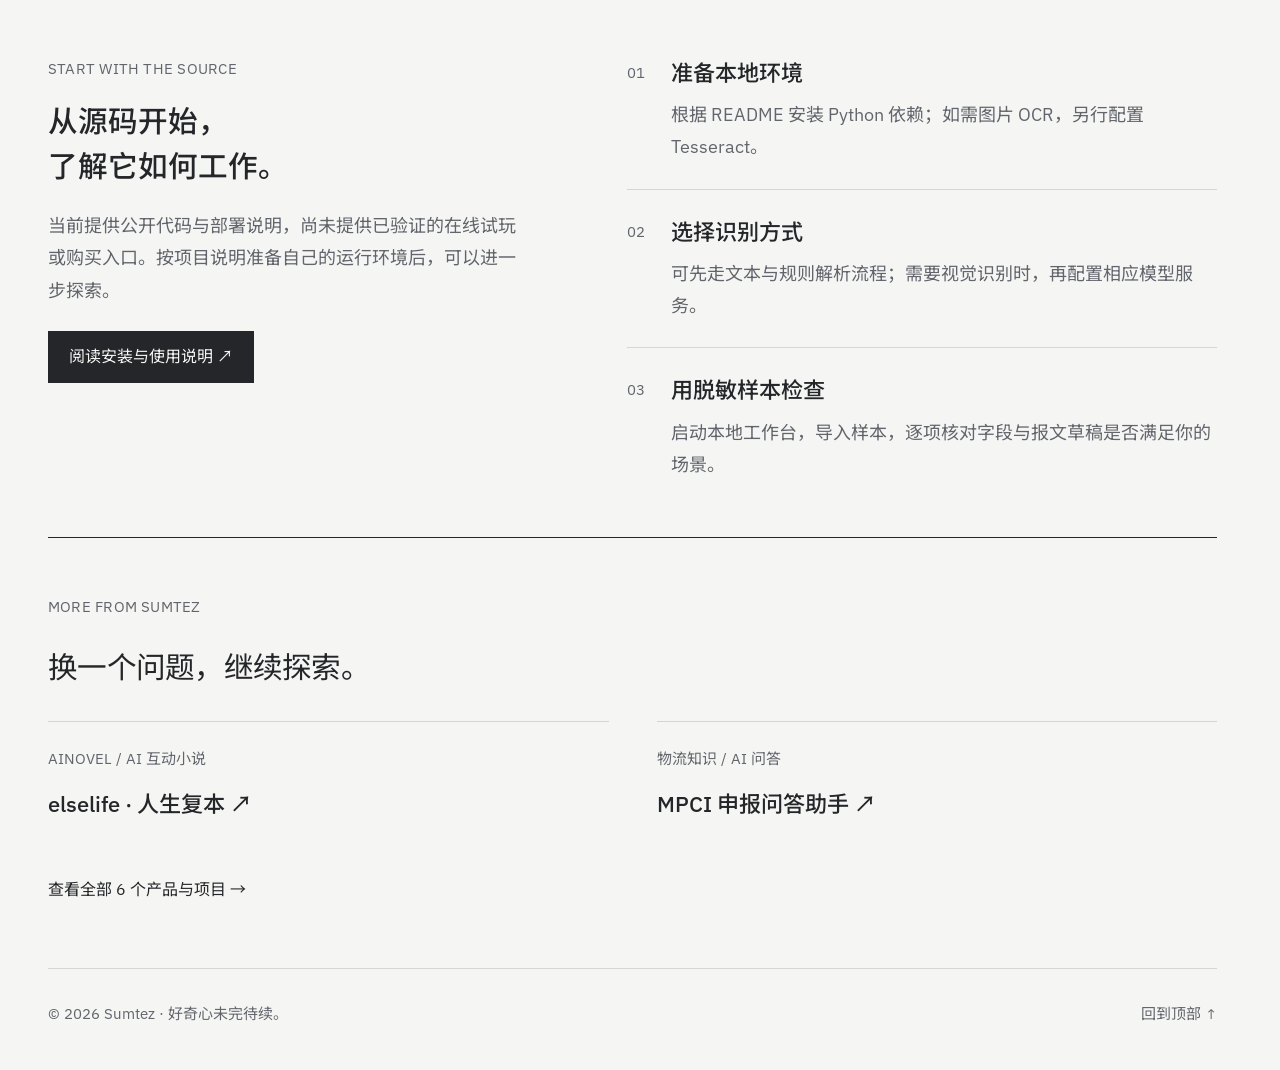
<file: bl-reco.html>
<!doctype html>
<html lang="zh-CN"><head><meta charset="utf-8"><meta name="viewport" content="width=device-width,initial-scale=1"><meta name="theme-color" content="#f5f5f4"><meta name="description" content="给海运单证处理做的一张工作台。将多种格式的提单转成结构化信息，集中查看缺失字段、JSON 结果和报文草稿。"><title>提单识别与 EDI 工作台 — Sumtez</title><meta property="og:title" content="提单识别与 EDI 工作台 — Sumtez"><meta property="og:description" content="从一张提单开始，把 PDF、图片和文本整理成结构化字段与 EDI 草稿，让重复录入变成可检查的处理流程。"><meta property="og:type" content="website"><meta property="og:url" content="https://sumtez.com/bl-reco.html"><link rel="canonical" href="https://sumtez.com/bl-reco.html"><link rel="icon" href="favicon.svg" type="image/svg+xml"><link rel="stylesheet" href="style.css?v=58d6e00f3a"><link rel="stylesheet" href="products.css?v=589cb786e4"><meta property="og:image" content="https://sumtez.com/images/social-card.png?v=78a6ca351b"><meta name="twitter:card" content="summary_large_image"><link rel="stylesheet" href="project-detail.css?v=816a63bfdb"><link rel="stylesheet" href="site-polish.css?v=a47e23d8ad"><link rel="stylesheet" href="typography.css?v=b683962dfe"><link rel="preload" href="fonts/ibm-plex-sans-latin-wght-normal.woff2" as="font" type="font/woff2" crossorigin></head>
<body id="top" class="product-page project-case"><a class="skip-link" href="#product-main">跳到产品介绍</a><header class="header"><a class="brand" href="index.html" aria-label="Sumtez 首页">sumtez<span class="brand-dot" aria-hidden="true">.</span></a><nav aria-label="主导航"><a href="index.html#work" aria-current="page">作品</a><a href="tools.html">工具箱</a><a href="index.html#guides">实践笔记</a><a href="index.html#about">关于</a></nav><a class="header-note" href="https://github.com/TeezyTez" target="_blank" rel="noopener noreferrer">GitHub <span aria-hidden="true">↗</span></a></header>
<main id="product-main"><section class="section product-intro"><a class="text-link" href="index.html#work">← 返回作品</a><div class="product-intro-row"><div><p class="eyebrow muted">作品 03 / 物流单证 / 信息提取</p><h1>BL_RECO</h1><p class="product-subtitle">提单识别与 EDI 工作台</p></div><div class="product-intro-description"><p class="project-tagline">把一张提单，变成可用的数据。</p><span class="status-pill">本地 MVP · 可选模型识别</span><p>给海运单证处理做的一张工作台。将多种格式的提单转成结构化信息，集中查看缺失字段、JSON 结果和报文草稿。</p><div class="hero-actions"><a class="button primary" href="#getting-started">如何体验 <span aria-hidden="true">↓</span></a><a class="text-link" href="https://github.com/TeezyTez/BL_RECO" target="_blank" rel="noopener noreferrer">查看 GitHub ↗</a></div></div></div>
<div class="project-workflow"><p>从输入到结果 / 工作流程示意</p><ol class="workflow-steps"><li><span>01</span><h2>导入提单材料</h2><p>上传文件或粘贴文本，按需要启用已配置的视觉模型。</p></li><li><span>02</span><h2>查看抽取结果</h2><p>检查识别出的字段以及缺失提示，判断哪些信息需要人工核对。</p></li><li><span>03</span><h2>整理后续对接草稿</h2><p>查看 JSON 和 EDI 草稿，按目标系统的实际规范继续适配。</p></li></ol><small>展示当前代码中的主要流程，具体体验以项目版本与配置为准。</small></div><dl class="case-facts"><div><dt>适合谁</dt><dd>海运货代、单证与系统对接人员</dd></div><div><dt>当前阶段</dt><dd>本地 MVP · 可选模型识别</dd></div><div><dt>技术组成</dt><dd>Python · Flask · PDF / OCR</dd></div></dl></section>
<section class="section product-capabilities"><div class="section-heading"><div><p class="eyebrow muted">INSIDE THE PROJECT</p><h2>为具体的问题，做具体的工具。</h2></div></div><div class="capability-grid"><article><span>01</span><h3>接住不同格式的提单</h3><p>上传 PDF 或常见图片，也可以粘贴已有文本；图片 OCR 需要额外安装识别依赖。</p></article><article><span>02</span><h3>规则与视觉识别配合</h3><p>提取提单号、相关方、船名航次、港口及箱封号等字段，可配置视觉模型辅助识别。</p></article><article><span>03</span><h3>从字段走向报文草稿</h3><p>查看结构化 JSON、Flat EDI 与 IFTMCS 风格报文，并检查关键字段的完整程度。</p></article></div><aside class="case-limits"><h3>当前版本的边界</h3><p>EDI 输出是草稿，IFTMCS 风格报文为子集实现；当前没有船司或海关系统推送。字段完整度只表示字段是否存在，不代表识别准确率。</p></aside><p class="case-source">内容依据：<a href="https://github.com/TeezyTez/BL_RECO/blob/a86bb1c1f45f985a33cf3722c7efe35da62f36b0/bl_parser.py" target="_blank" rel="noopener noreferrer">项目公开源码 ↗</a> · 整理于 2026.10.18。此页为产品介绍，未运行或托管该项目的服务。</p></section>
<section class="section getting-started" id="getting-started"><div><p class="eyebrow muted">START WITH THE SOURCE</p><h2>从源码开始，<br>了解它如何工作。</h2><p>当前提供公开代码与部署说明，尚未提供已验证的在线试玩或购买入口。按项目说明准备自己的运行环境后，可以进一步探索。</p><a class="button primary" href="https://github.com/TeezyTez/BL_RECO#readme" target="_blank" rel="noopener noreferrer">阅读安装与使用说明 ↗</a></div><ol class="start-steps"><li><span>01</span><div><h3>准备本地环境</h3><p>根据 README 安装 Python 依赖；如需图片 OCR，另行配置 Tesseract。</p></div></li><li><span>02</span><div><h3>选择识别方式</h3><p>可先走文本与规则解析流程；需要视觉识别时，再配置相应模型服务。</p></div></li><li><span>03</span><div><h3>用脱敏样本检查</h3><p>启动本地工作台，导入样本，逐项核对字段与报文草稿是否满足你的场景。</p></div></li></ol></section>
<section class="section product-outro"><p class="eyebrow muted">MORE FROM SUMTEZ</p><h2>换一个问题，继续探索。</h2><div class="related-projects"><a href="ainovel.html"><span>AINOVEL / AI 互动小说</span><strong>elselife · 人生复本 ↗</strong></a><a href="declaration.html"><span>物流知识 / AI 问答</span><strong>MPCI 申报问答助手 ↗</strong></a></div><a class="text-link" href="index.html#work">查看全部 6 个产品与项目 →</a></section></main>
<footer><a class="footer-brand" href="index.html">sumtez<span aria-hidden="true">.</span></a><span>© <span id="year">2026</span> Sumtez · 好奇心未完待续。</span><a href="#top">回到顶部 ↑</a></footer><script src="site.js?v=f95d7a4130"></script></body></html>
</file>
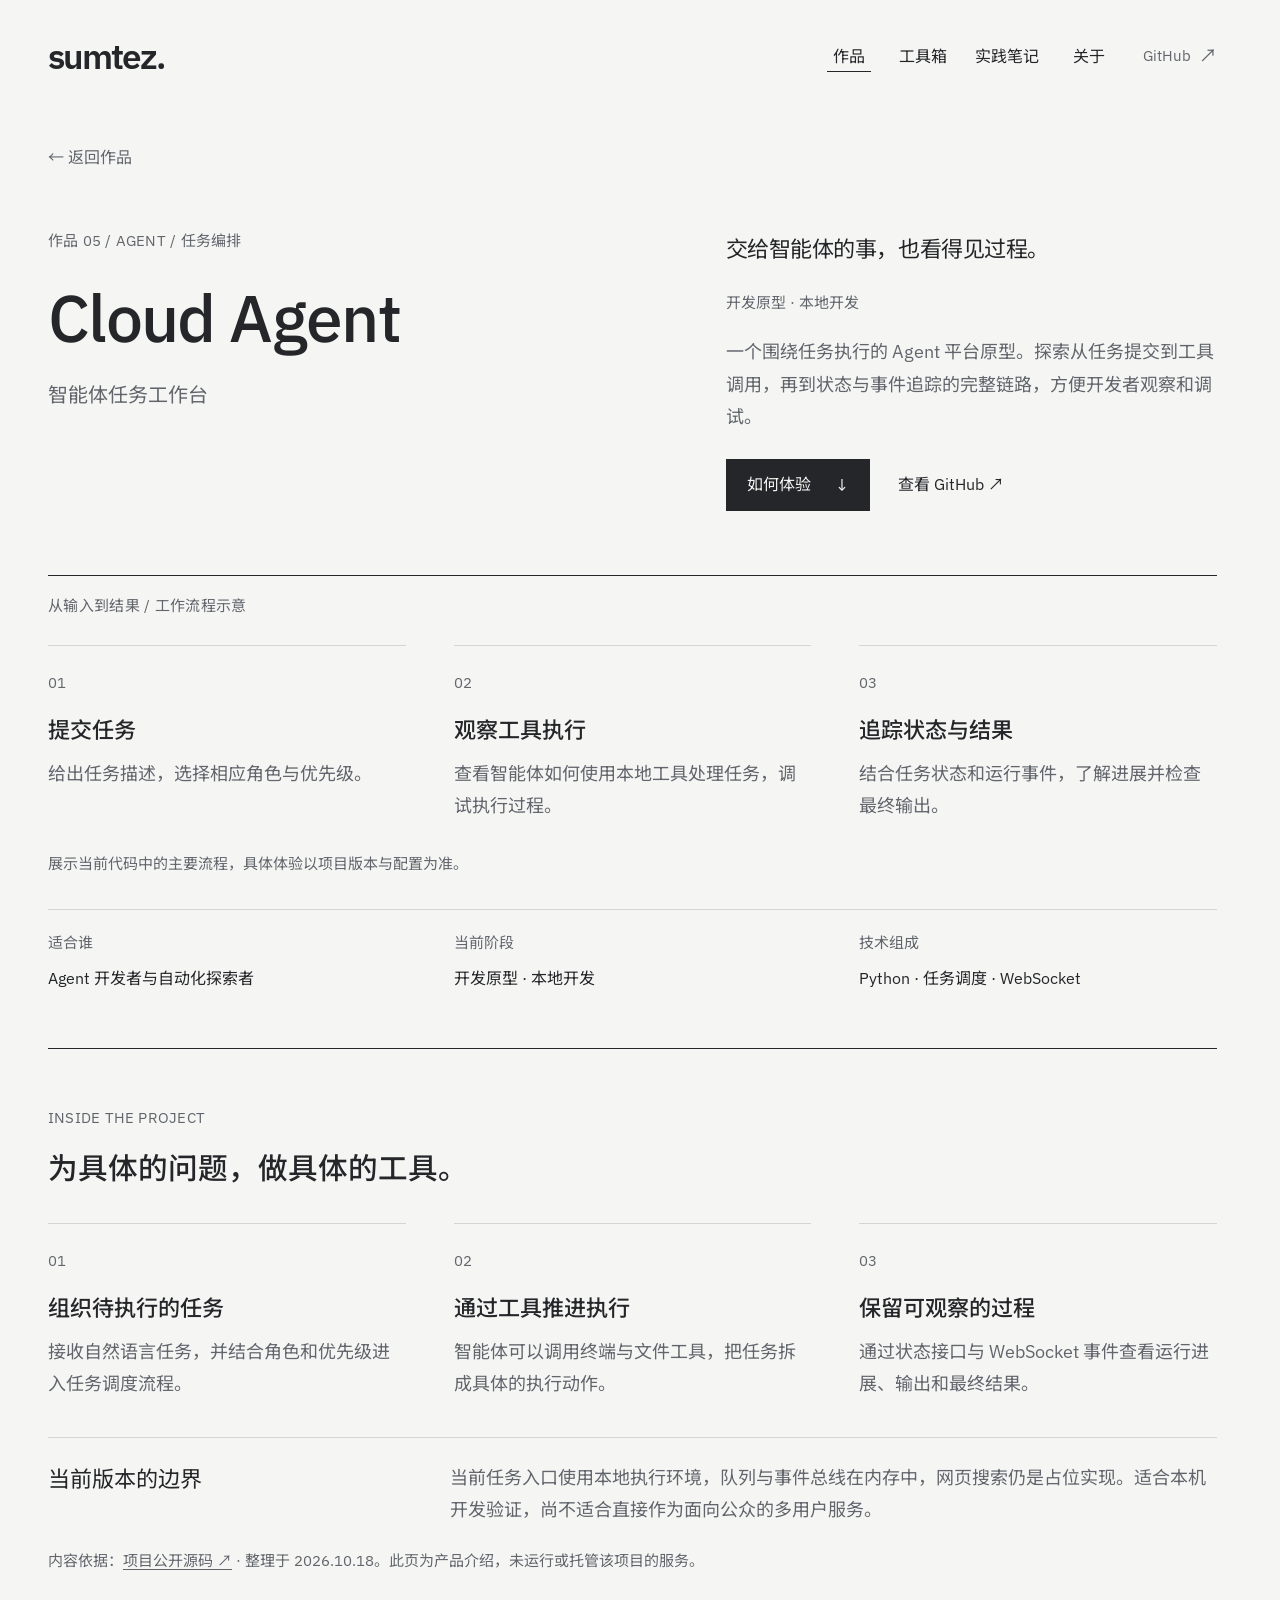
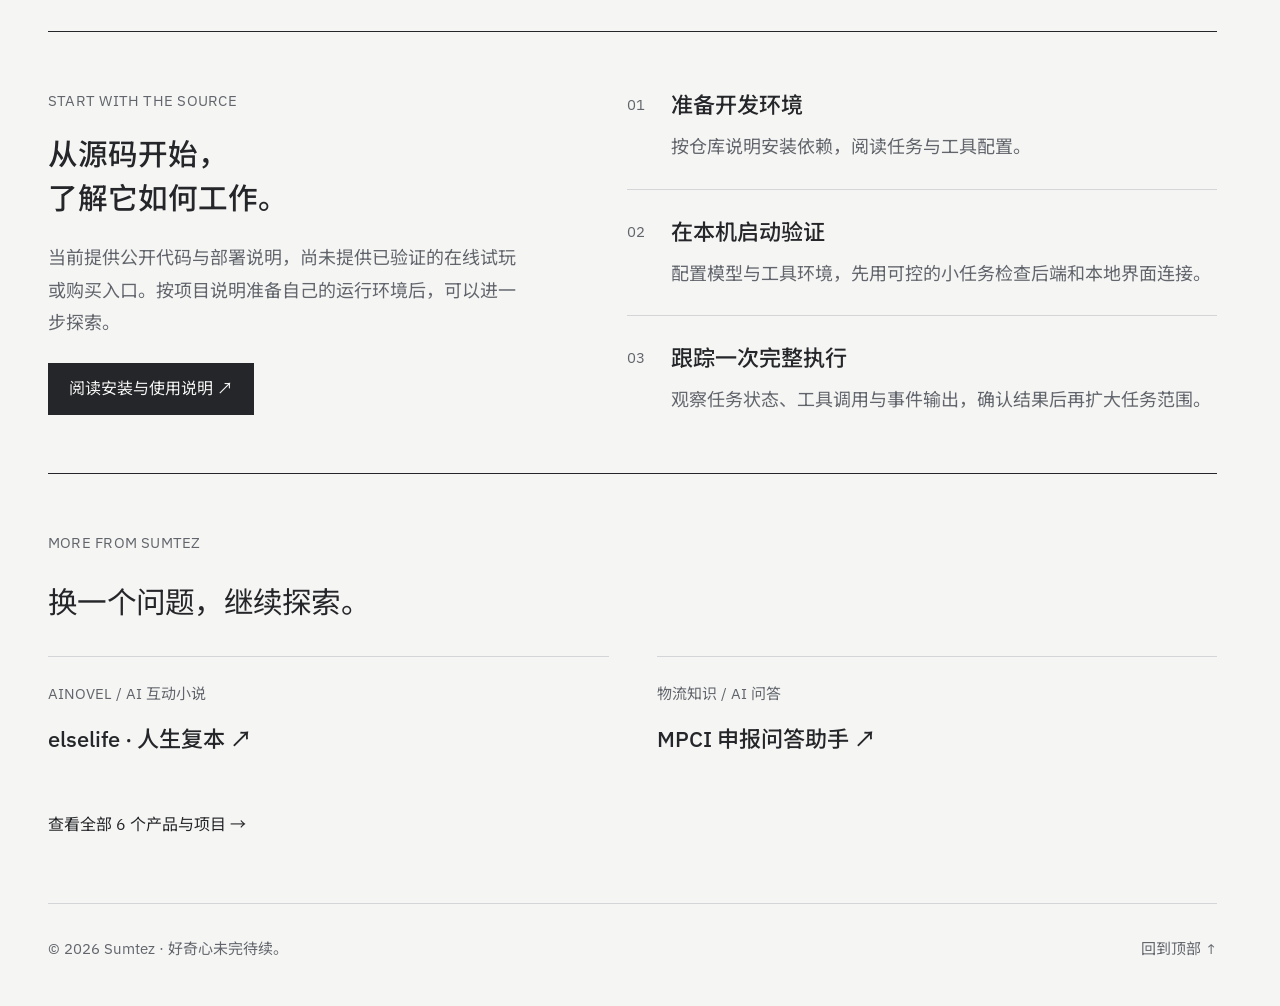
<file: cloud-agent.html>
<!doctype html>
<html lang="zh-CN"><head><meta charset="utf-8"><meta name="viewport" content="width=device-width,initial-scale=1"><meta name="theme-color" content="#f5f5f4"><meta name="description" content="一个围绕任务执行的 Agent 平台原型。探索从任务提交到工具调用，再到状态与事件追踪的完整链路，方便开发者观察和调试。"><title>智能体任务工作台 — Sumtez</title><meta property="og:title" content="智能体任务工作台 — Sumtez"><meta property="og:description" content="把一句自然语言任务，组织成有状态、有过程的 AI 执行流程。连接任务调度、工具调用与运行事件，观察智能体如何推进工作。"><meta property="og:type" content="website"><meta property="og:url" content="https://sumtez.com/cloud-agent.html"><link rel="canonical" href="https://sumtez.com/cloud-agent.html"><link rel="icon" href="favicon.svg" type="image/svg+xml"><link rel="stylesheet" href="style.css?v=58d6e00f3a"><link rel="stylesheet" href="products.css?v=589cb786e4"><meta property="og:image" content="https://sumtez.com/images/social-card.png?v=78a6ca351b"><meta name="twitter:card" content="summary_large_image"><link rel="stylesheet" href="project-detail.css?v=816a63bfdb"><link rel="stylesheet" href="site-polish.css?v=a47e23d8ad"><link rel="stylesheet" href="typography.css?v=b683962dfe"><link rel="preload" href="fonts/ibm-plex-sans-latin-wght-normal.woff2" as="font" type="font/woff2" crossorigin></head>
<body id="top" class="product-page project-case"><a class="skip-link" href="#product-main">跳到产品介绍</a><header class="header"><a class="brand" href="index.html" aria-label="Sumtez 首页">sumtez<span class="brand-dot" aria-hidden="true">.</span></a><nav aria-label="主导航"><a href="index.html#work" aria-current="page">作品</a><a href="tools.html">工具箱</a><a href="index.html#guides">实践笔记</a><a href="index.html#about">关于</a></nav><a class="header-note" href="https://github.com/TeezyTez" target="_blank" rel="noopener noreferrer">GitHub <span aria-hidden="true">↗</span></a></header>
<main id="product-main"><section class="section product-intro"><a class="text-link" href="index.html#work">← 返回作品</a><div class="product-intro-row"><div><p class="eyebrow muted">作品 05 / AGENT / 任务编排</p><h1>Cloud Agent</h1><p class="product-subtitle">智能体任务工作台</p></div><div class="product-intro-description"><p class="project-tagline">交给智能体的事，也看得见过程。</p><span class="status-pill">开发原型 · 本地开发</span><p>一个围绕任务执行的 Agent 平台原型。探索从任务提交到工具调用，再到状态与事件追踪的完整链路，方便开发者观察和调试。</p><div class="hero-actions"><a class="button primary" href="#getting-started">如何体验 <span aria-hidden="true">↓</span></a><a class="text-link" href="https://github.com/TeezyTez/Cloud-Agent-Platform" target="_blank" rel="noopener noreferrer">查看 GitHub ↗</a></div></div></div>
<div class="project-workflow"><p>从输入到结果 / 工作流程示意</p><ol class="workflow-steps"><li><span>01</span><h2>提交任务</h2><p>给出任务描述，选择相应角色与优先级。</p></li><li><span>02</span><h2>观察工具执行</h2><p>查看智能体如何使用本地工具处理任务，调试执行过程。</p></li><li><span>03</span><h2>追踪状态与结果</h2><p>结合任务状态和运行事件，了解进展并检查最终输出。</p></li></ol><small>展示当前代码中的主要流程，具体体验以项目版本与配置为准。</small></div><dl class="case-facts"><div><dt>适合谁</dt><dd>Agent 开发者与自动化探索者</dd></div><div><dt>当前阶段</dt><dd>开发原型 · 本地开发</dd></div><div><dt>技术组成</dt><dd>Python · 任务调度 · WebSocket</dd></div></dl></section>
<section class="section product-capabilities"><div class="section-heading"><div><p class="eyebrow muted">INSIDE THE PROJECT</p><h2>为具体的问题，做具体的工具。</h2></div></div><div class="capability-grid"><article><span>01</span><h3>组织待执行的任务</h3><p>接收自然语言任务，并结合角色和优先级进入任务调度流程。</p></article><article><span>02</span><h3>通过工具推进执行</h3><p>智能体可以调用终端与文件工具，把任务拆成具体的执行动作。</p></article><article><span>03</span><h3>保留可观察的过程</h3><p>通过状态接口与 WebSocket 事件查看运行进展、输出和最终结果。</p></article></div><aside class="case-limits"><h3>当前版本的边界</h3><p>当前任务入口使用本地执行环境，队列与事件总线在内存中，网页搜索仍是占位实现。适合本机开发验证，尚不适合直接作为面向公众的多用户服务。</p></aside><p class="case-source">内容依据：<a href="https://github.com/TeezyTez/Cloud-Agent-Platform/blob/9df3ee5bda02b241e8f91554dab9c9840528fc5d/api/__init__.py" target="_blank" rel="noopener noreferrer">项目公开源码 ↗</a> · 整理于 2026.10.18。此页为产品介绍，未运行或托管该项目的服务。</p></section>
<section class="section getting-started" id="getting-started"><div><p class="eyebrow muted">START WITH THE SOURCE</p><h2>从源码开始，<br>了解它如何工作。</h2><p>当前提供公开代码与部署说明，尚未提供已验证的在线试玩或购买入口。按项目说明准备自己的运行环境后，可以进一步探索。</p><a class="button primary" href="https://github.com/TeezyTez/Cloud-Agent-Platform#readme" target="_blank" rel="noopener noreferrer">阅读安装与使用说明 ↗</a></div><ol class="start-steps"><li><span>01</span><div><h3>准备开发环境</h3><p>按仓库说明安装依赖，阅读任务与工具配置。</p></div></li><li><span>02</span><div><h3>在本机启动验证</h3><p>配置模型与工具环境，先用可控的小任务检查后端和本地界面连接。</p></div></li><li><span>03</span><div><h3>跟踪一次完整执行</h3><p>观察任务状态、工具调用与事件输出，确认结果后再扩大任务范围。</p></div></li></ol></section>
<section class="section product-outro"><p class="eyebrow muted">MORE FROM SUMTEZ</p><h2>换一个问题，继续探索。</h2><div class="related-projects"><a href="ainovel.html"><span>AINOVEL / AI 互动小说</span><strong>elselife · 人生复本 ↗</strong></a><a href="declaration.html"><span>物流知识 / AI 问答</span><strong>MPCI 申报问答助手 ↗</strong></a></div><a class="text-link" href="index.html#work">查看全部 6 个产品与项目 →</a></section></main>
<footer><a class="footer-brand" href="index.html">sumtez<span aria-hidden="true">.</span></a><span>© <span id="year">2026</span> Sumtez · 好奇心未完待续。</span><a href="#top">回到顶部 ↑</a></footer><script src="site.js?v=f95d7a4130"></script></body></html>
</file>
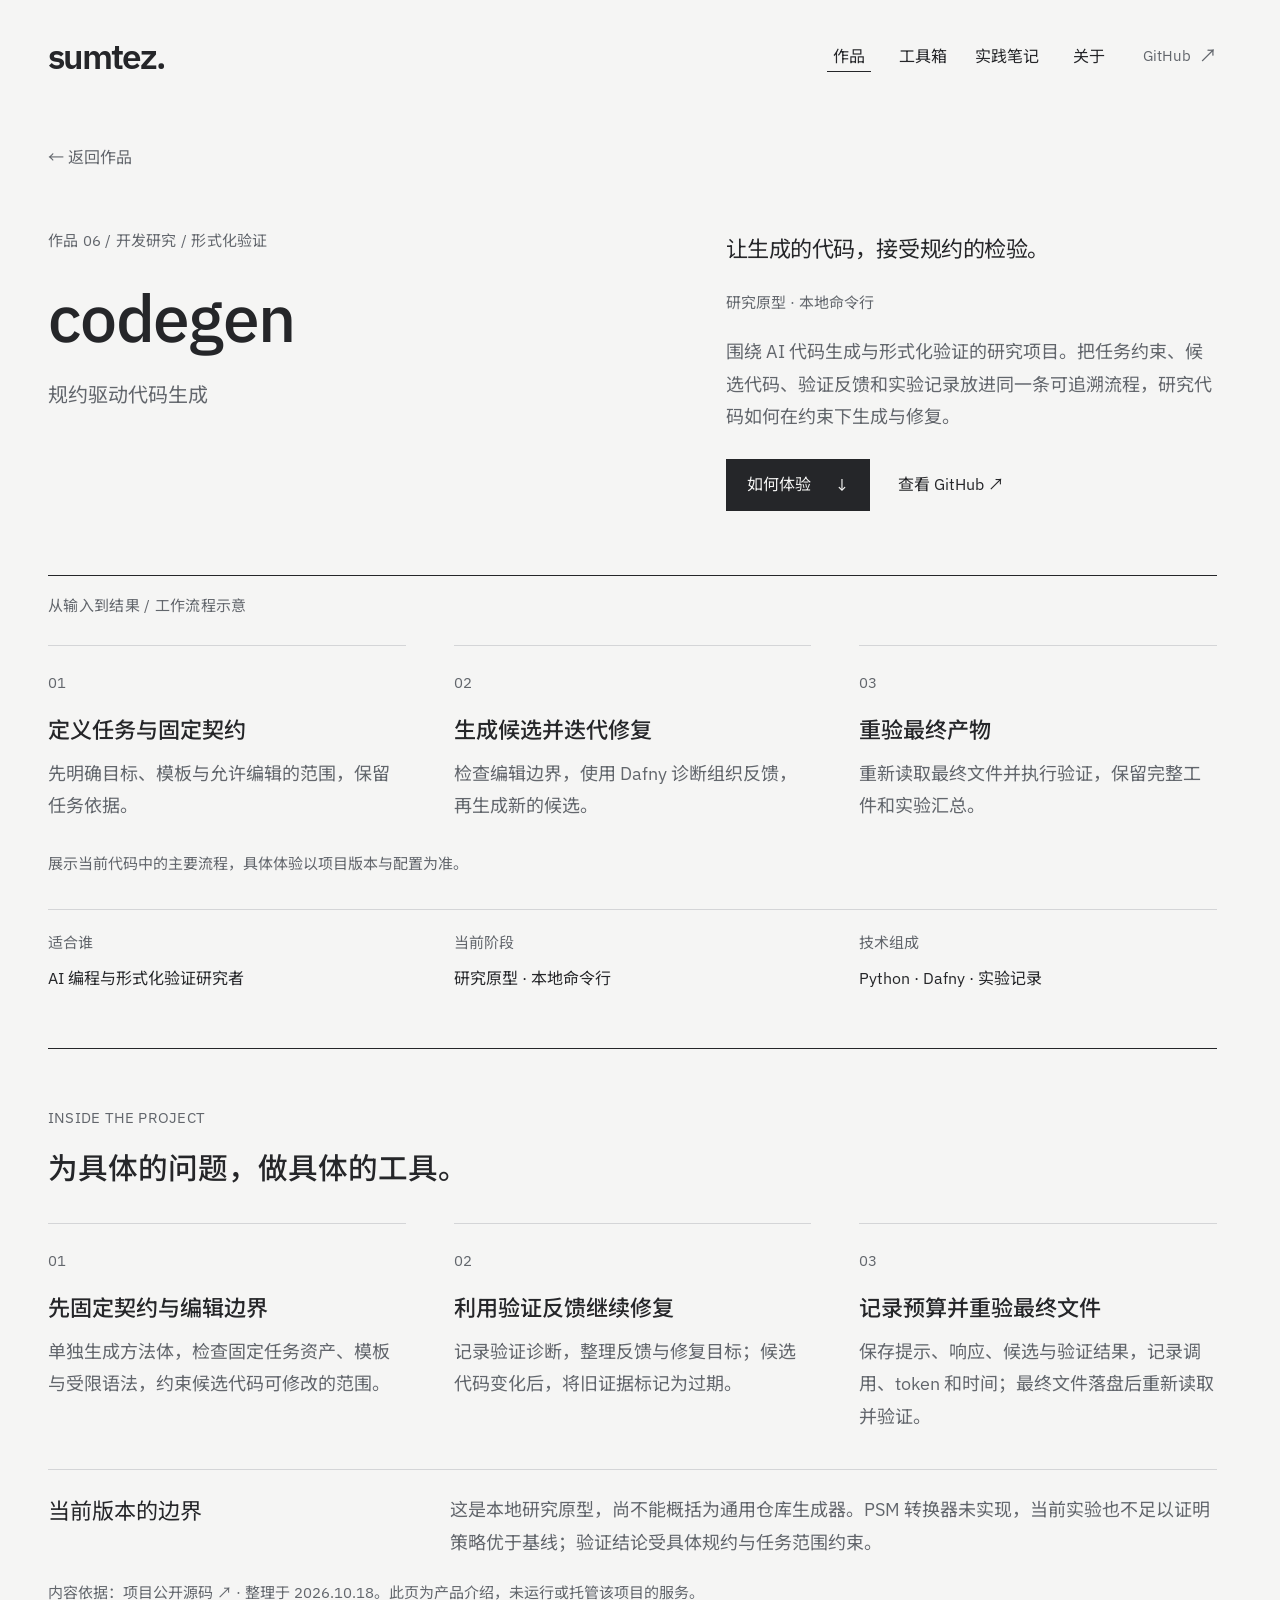
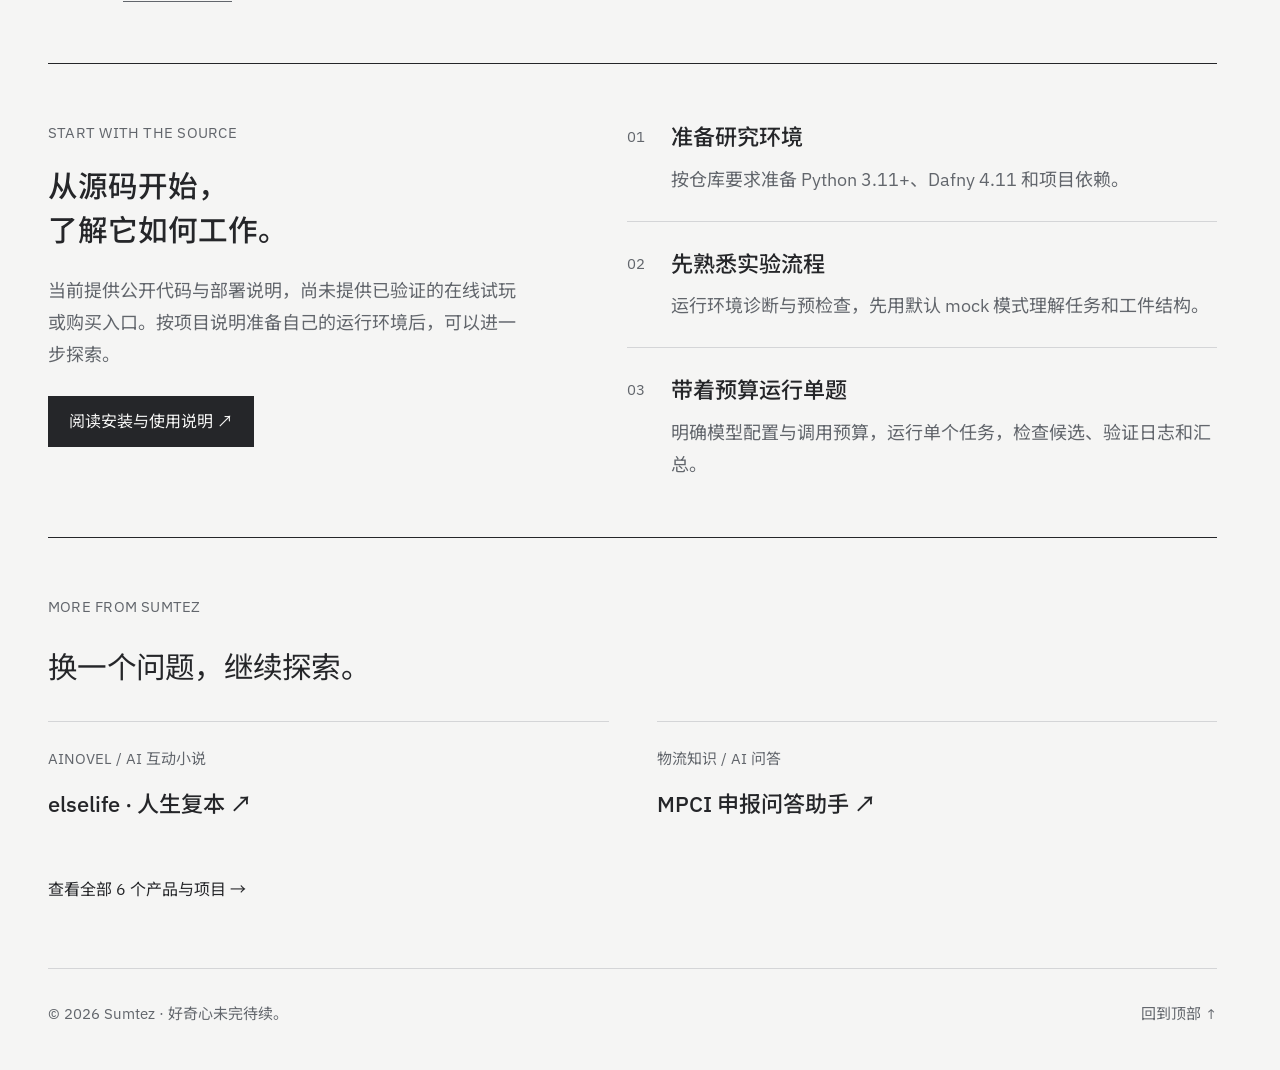
<file: codegen-verify.html>
<!doctype html>
<html lang="zh-CN"><head><meta charset="utf-8"><meta name="viewport" content="width=device-width,initial-scale=1"><meta name="theme-color" content="#f5f5f4"><meta name="description" content="围绕 AI 代码生成与形式化验证的研究项目。把任务约束、候选代码、验证反馈和实验记录放进同一条可追溯流程，研究代码如何在约束下生成与修复。"><title>规约驱动代码生成 — Sumtez</title><meta property="og:title" content="规约驱动代码生成 — Sumtez"><meta property="og:description" content="生成代码之后，再问一句：它满足约束吗？把固定规约、Dafny 验证与反馈修复串成可追溯的实验流程，研究更可靠的 AI 编程方法。"><meta property="og:type" content="website"><meta property="og:url" content="https://sumtez.com/codegen-verify.html"><link rel="canonical" href="https://sumtez.com/codegen-verify.html"><link rel="icon" href="favicon.svg" type="image/svg+xml"><link rel="stylesheet" href="style.css?v=58d6e00f3a"><link rel="stylesheet" href="products.css?v=589cb786e4"><meta property="og:image" content="https://sumtez.com/images/social-card.png?v=78a6ca351b"><meta name="twitter:card" content="summary_large_image"><link rel="stylesheet" href="project-detail.css?v=816a63bfdb"><link rel="stylesheet" href="site-polish.css?v=a47e23d8ad"><link rel="stylesheet" href="typography.css?v=b683962dfe"><link rel="preload" href="fonts/ibm-plex-sans-latin-wght-normal.woff2" as="font" type="font/woff2" crossorigin></head>
<body id="top" class="product-page project-case"><a class="skip-link" href="#product-main">跳到产品介绍</a><header class="header"><a class="brand" href="index.html" aria-label="Sumtez 首页">sumtez<span class="brand-dot" aria-hidden="true">.</span></a><nav aria-label="主导航"><a href="index.html#work" aria-current="page">作品</a><a href="tools.html">工具箱</a><a href="index.html#guides">实践笔记</a><a href="index.html#about">关于</a></nav><a class="header-note" href="https://github.com/TeezyTez" target="_blank" rel="noopener noreferrer">GitHub <span aria-hidden="true">↗</span></a></header>
<main id="product-main"><section class="section product-intro"><a class="text-link" href="index.html#work">← 返回作品</a><div class="product-intro-row"><div><p class="eyebrow muted">作品 06 / 开发研究 / 形式化验证</p><h1>codegen</h1><p class="product-subtitle">规约驱动代码生成</p></div><div class="product-intro-description"><p class="project-tagline">让生成的代码，接受规约的检验。</p><span class="status-pill">研究原型 · 本地命令行</span><p>围绕 AI 代码生成与形式化验证的研究项目。把任务约束、候选代码、验证反馈和实验记录放进同一条可追溯流程，研究代码如何在约束下生成与修复。</p><div class="hero-actions"><a class="button primary" href="#getting-started">如何体验 <span aria-hidden="true">↓</span></a><a class="text-link" href="https://github.com/TeezyTez/codegen-verify" target="_blank" rel="noopener noreferrer">查看 GitHub ↗</a></div></div></div>
<div class="project-workflow"><p>从输入到结果 / 工作流程示意</p><ol class="workflow-steps"><li><span>01</span><h2>定义任务与固定契约</h2><p>先明确目标、模板与允许编辑的范围，保留任务依据。</p></li><li><span>02</span><h2>生成候选并迭代修复</h2><p>检查编辑边界，使用 Dafny 诊断组织反馈，再生成新的候选。</p></li><li><span>03</span><h2>重验最终产物</h2><p>重新读取最终文件并执行验证，保留完整工件和实验汇总。</p></li></ol><small>展示当前代码中的主要流程，具体体验以项目版本与配置为准。</small></div><dl class="case-facts"><div><dt>适合谁</dt><dd>AI 编程与形式化验证研究者</dd></div><div><dt>当前阶段</dt><dd>研究原型 · 本地命令行</dd></div><div><dt>技术组成</dt><dd>Python · Dafny · 实验记录</dd></div></dl></section>
<section class="section product-capabilities"><div class="section-heading"><div><p class="eyebrow muted">INSIDE THE PROJECT</p><h2>为具体的问题，做具体的工具。</h2></div></div><div class="capability-grid"><article><span>01</span><h3>先固定契约与编辑边界</h3><p>单独生成方法体，检查固定任务资产、模板与受限语法，约束候选代码可修改的范围。</p></article><article><span>02</span><h3>利用验证反馈继续修复</h3><p>记录验证诊断，整理反馈与修复目标；候选代码变化后，将旧证据标记为过期。</p></article><article><span>03</span><h3>记录预算并重验最终文件</h3><p>保存提示、响应、候选与验证结果，记录调用、token 和时间；最终文件落盘后重新读取并验证。</p></article></div><aside class="case-limits"><h3>当前版本的边界</h3><p>这是本地研究原型，尚不能概括为通用仓库生成器。PSM 转换器未实现，当前实验也不足以证明策略优于基线；验证结论受具体规约与任务范围约束。</p></aside><p class="case-source">内容依据：<a href="https://github.com/TeezyTez/codegen-verify/blob/879ba9b3b79ef5a68d22e30fce1cac00f0ff06fb/generation/engine.py" target="_blank" rel="noopener noreferrer">项目公开源码 ↗</a> · 整理于 2026.10.18。此页为产品介绍，未运行或托管该项目的服务。</p></section>
<section class="section getting-started" id="getting-started"><div><p class="eyebrow muted">START WITH THE SOURCE</p><h2>从源码开始，<br>了解它如何工作。</h2><p>当前提供公开代码与部署说明，尚未提供已验证的在线试玩或购买入口。按项目说明准备自己的运行环境后，可以进一步探索。</p><a class="button primary" href="https://github.com/TeezyTez/codegen-verify#readme" target="_blank" rel="noopener noreferrer">阅读安装与使用说明 ↗</a></div><ol class="start-steps"><li><span>01</span><div><h3>准备研究环境</h3><p>按仓库要求准备 Python 3.11+、Dafny 4.11 和项目依赖。</p></div></li><li><span>02</span><div><h3>先熟悉实验流程</h3><p>运行环境诊断与预检查，先用默认 mock 模式理解任务和工件结构。</p></div></li><li><span>03</span><div><h3>带着预算运行单题</h3><p>明确模型配置与调用预算，运行单个任务，检查候选、验证日志和汇总。</p></div></li></ol></section>
<section class="section product-outro"><p class="eyebrow muted">MORE FROM SUMTEZ</p><h2>换一个问题，继续探索。</h2><div class="related-projects"><a href="ainovel.html"><span>AINOVEL / AI 互动小说</span><strong>elselife · 人生复本 ↗</strong></a><a href="declaration.html"><span>物流知识 / AI 问答</span><strong>MPCI 申报问答助手 ↗</strong></a></div><a class="text-link" href="index.html#work">查看全部 6 个产品与项目 →</a></section></main>
<footer><a class="footer-brand" href="index.html">sumtez<span aria-hidden="true">.</span></a><span>© <span id="year">2026</span> Sumtez · 好奇心未完待续。</span><a href="#top">回到顶部 ↑</a></footer><script src="site.js?v=f95d7a4130"></script></body></html>
</file>
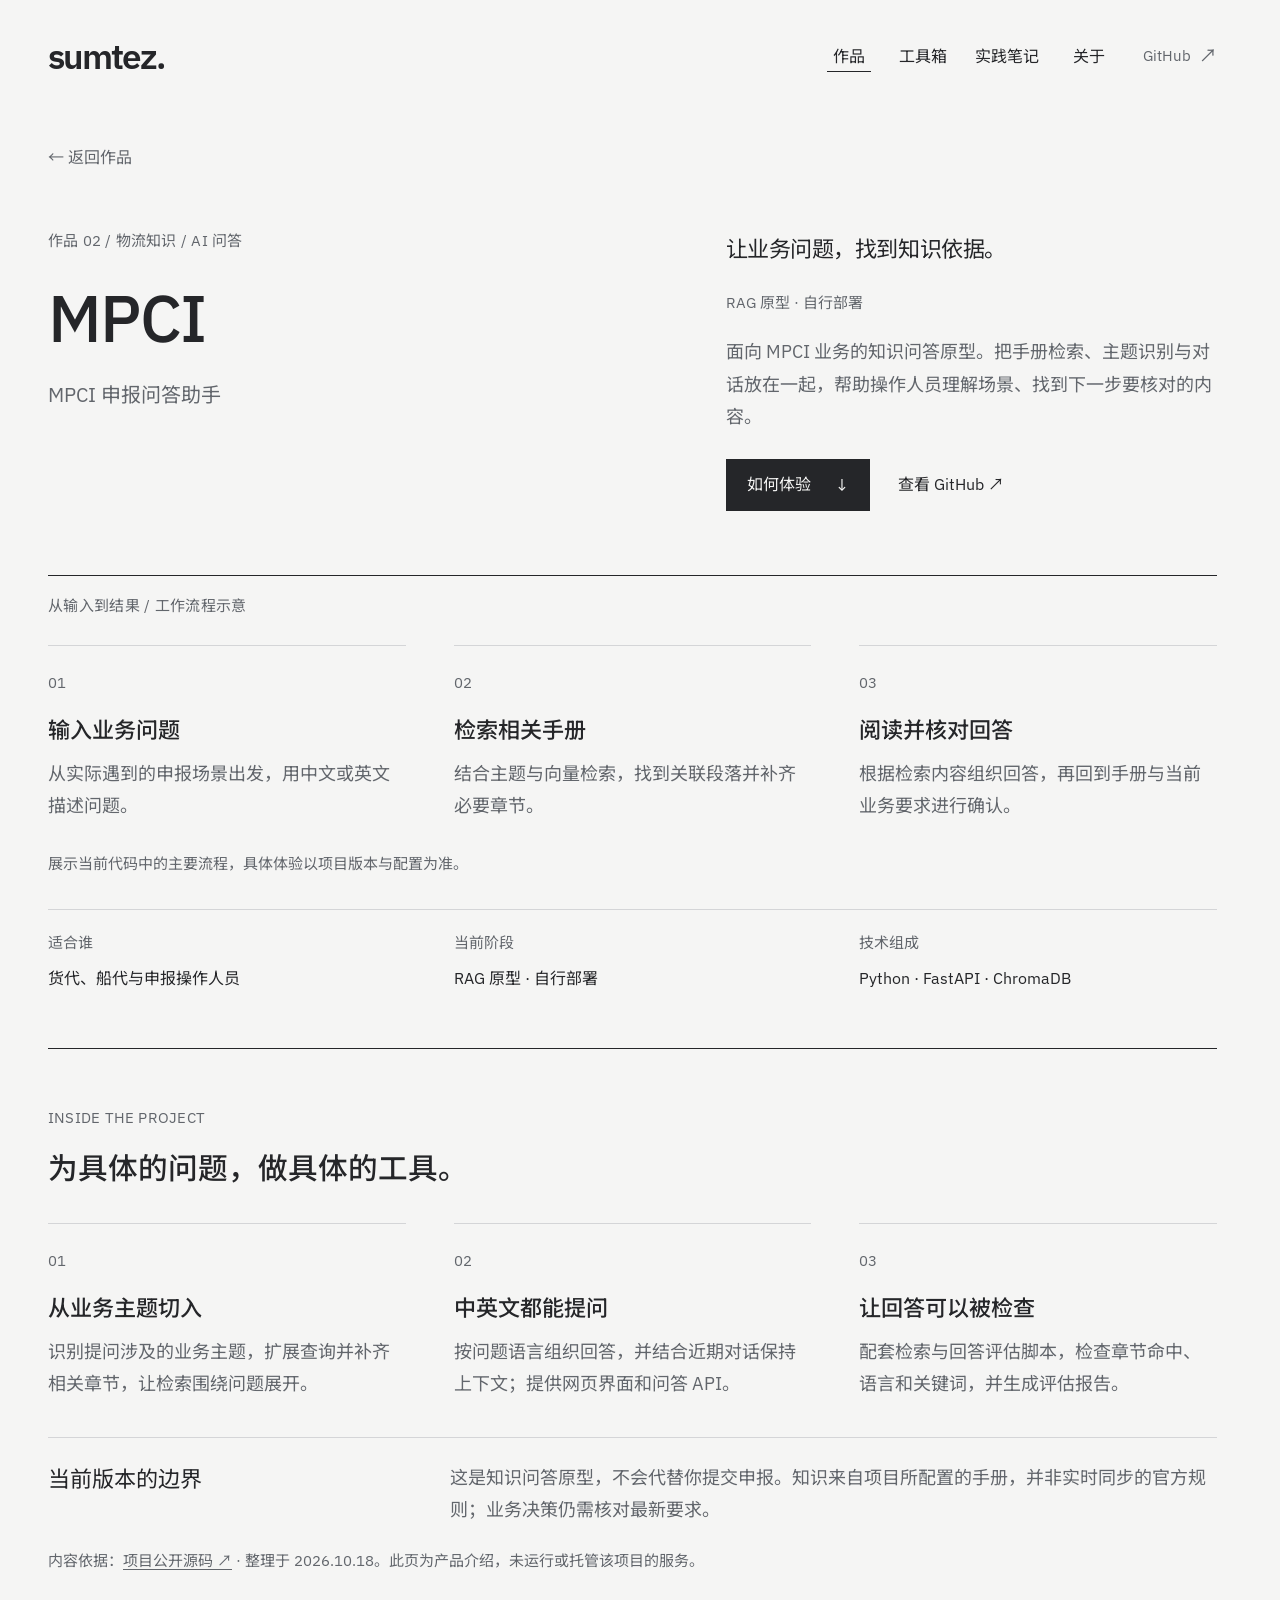
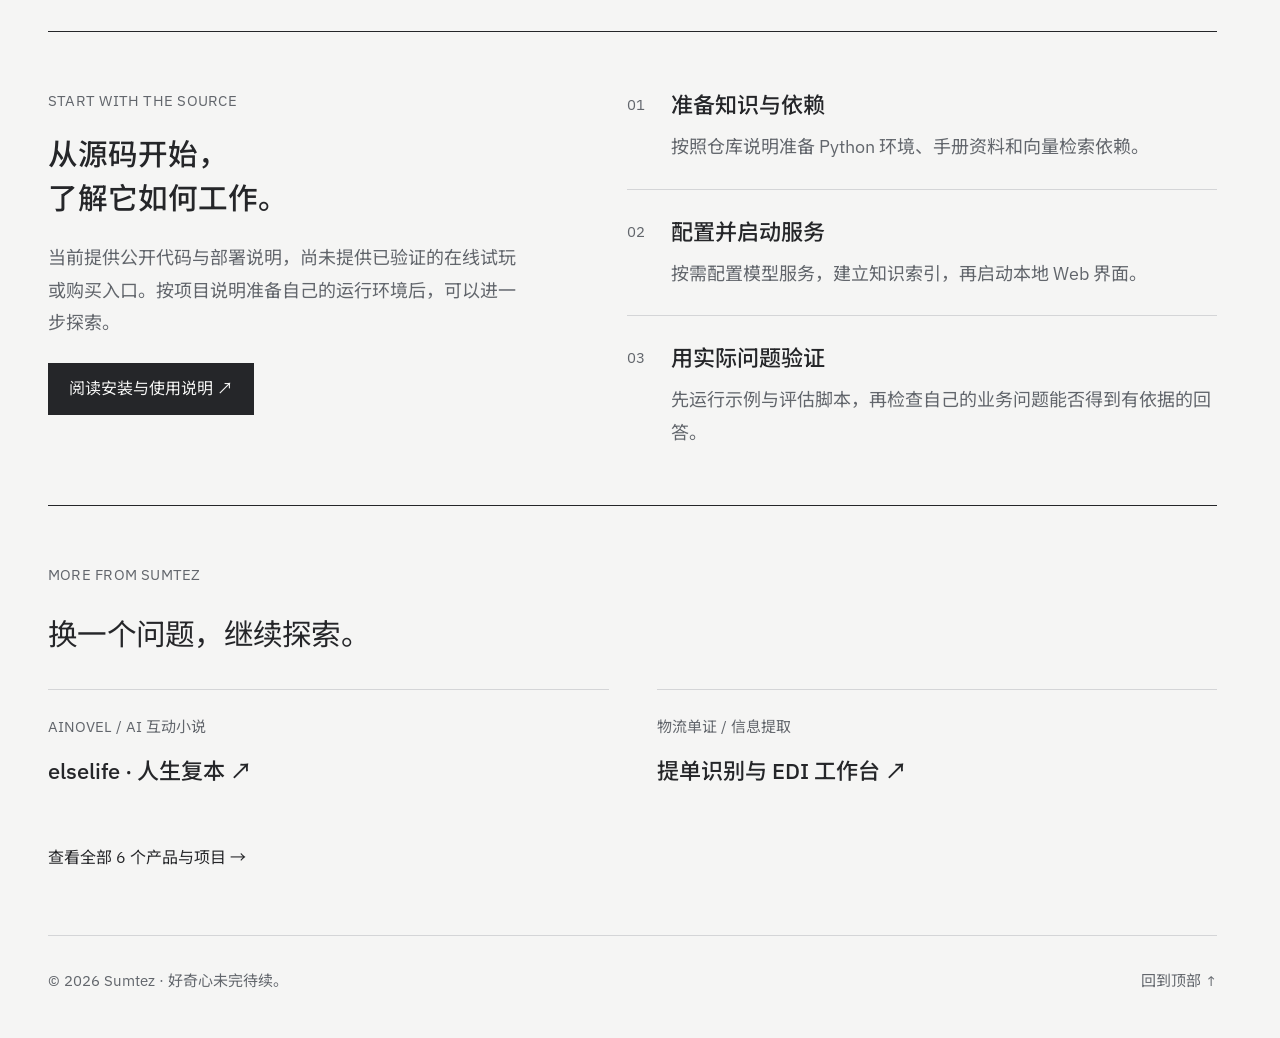
<file: declaration.html>
<!doctype html>
<html lang="zh-CN"><head><meta charset="utf-8"><meta name="viewport" content="width=device-width,initial-scale=1"><meta name="theme-color" content="#f5f5f4"><meta name="description" content="面向 MPCI 业务的知识问答原型。把手册检索、主题识别与对话放在一起，帮助操作人员理解场景、找到下一步要核对的内容。"><title>MPCI 申报问答助手 — Sumtez</title><meta property="og:title" content="MPCI 申报问答助手 — Sumtez"><meta property="og:description" content="把手册里的业务规则，变成可以直接提问的知识助手。用中文或英文梳理申报场景，少翻几次文档，多留一点时间给判断。"><meta property="og:type" content="website"><meta property="og:url" content="https://sumtez.com/declaration.html"><link rel="canonical" href="https://sumtez.com/declaration.html"><link rel="icon" href="favicon.svg" type="image/svg+xml"><link rel="stylesheet" href="style.css?v=58d6e00f3a"><link rel="stylesheet" href="products.css?v=589cb786e4"><meta property="og:image" content="https://sumtez.com/images/social-card.png?v=78a6ca351b"><meta name="twitter:card" content="summary_large_image"><link rel="stylesheet" href="project-detail.css?v=816a63bfdb"><link rel="stylesheet" href="site-polish.css?v=a47e23d8ad"><link rel="stylesheet" href="typography.css?v=b683962dfe"><link rel="preload" href="fonts/ibm-plex-sans-latin-wght-normal.woff2" as="font" type="font/woff2" crossorigin></head>
<body id="top" class="product-page project-case"><a class="skip-link" href="#product-main">跳到产品介绍</a><header class="header"><a class="brand" href="index.html" aria-label="Sumtez 首页">sumtez<span class="brand-dot" aria-hidden="true">.</span></a><nav aria-label="主导航"><a href="index.html#work" aria-current="page">作品</a><a href="tools.html">工具箱</a><a href="index.html#guides">实践笔记</a><a href="index.html#about">关于</a></nav><a class="header-note" href="https://github.com/TeezyTez" target="_blank" rel="noopener noreferrer">GitHub <span aria-hidden="true">↗</span></a></header>
<main id="product-main"><section class="section product-intro"><a class="text-link" href="index.html#work">← 返回作品</a><div class="product-intro-row"><div><p class="eyebrow muted">作品 02 / 物流知识 / AI 问答</p><h1>MPCI</h1><p class="product-subtitle">MPCI 申报问答助手</p></div><div class="product-intro-description"><p class="project-tagline">让业务问题，找到知识依据。</p><span class="status-pill">RAG 原型 · 自行部署</span><p>面向 MPCI 业务的知识问答原型。把手册检索、主题识别与对话放在一起，帮助操作人员理解场景、找到下一步要核对的内容。</p><div class="hero-actions"><a class="button primary" href="#getting-started">如何体验 <span aria-hidden="true">↓</span></a><a class="text-link" href="https://github.com/TeezyTez/DeclarationAssit" target="_blank" rel="noopener noreferrer">查看 GitHub ↗</a></div></div></div>
<div class="project-workflow"><p>从输入到结果 / 工作流程示意</p><ol class="workflow-steps"><li><span>01</span><h2>输入业务问题</h2><p>从实际遇到的申报场景出发，用中文或英文描述问题。</p></li><li><span>02</span><h2>检索相关手册</h2><p>结合主题与向量检索，找到关联段落并补齐必要章节。</p></li><li><span>03</span><h2>阅读并核对回答</h2><p>根据检索内容组织回答，再回到手册与当前业务要求进行确认。</p></li></ol><small>展示当前代码中的主要流程，具体体验以项目版本与配置为准。</small></div><dl class="case-facts"><div><dt>适合谁</dt><dd>货代、船代与申报操作人员</dd></div><div><dt>当前阶段</dt><dd>RAG 原型 · 自行部署</dd></div><div><dt>技术组成</dt><dd>Python · FastAPI · ChromaDB</dd></div></dl></section>
<section class="section product-capabilities"><div class="section-heading"><div><p class="eyebrow muted">INSIDE THE PROJECT</p><h2>为具体的问题，做具体的工具。</h2></div></div><div class="capability-grid"><article><span>01</span><h3>从业务主题切入</h3><p>识别提问涉及的业务主题，扩展查询并补齐相关章节，让检索围绕问题展开。</p></article><article><span>02</span><h3>中英文都能提问</h3><p>按问题语言组织回答，并结合近期对话保持上下文；提供网页界面和问答 API。</p></article><article><span>03</span><h3>让回答可以被检查</h3><p>配套检索与回答评估脚本，检查章节命中、语言和关键词，并生成评估报告。</p></article></div><aside class="case-limits"><h3>当前版本的边界</h3><p>这是知识问答原型，不会代替你提交申报。知识来自项目所配置的手册，并非实时同步的官方规则；业务决策仍需核对最新要求。</p></aside><p class="case-source">内容依据：<a href="https://github.com/TeezyTez/DeclarationAssit/blob/22c79fa09234b08d58eb9da8fd1a3a76558088b8/mpci_qa/rag_engine.py" target="_blank" rel="noopener noreferrer">项目公开源码 ↗</a> · 整理于 2026.10.18。此页为产品介绍，未运行或托管该项目的服务。</p></section>
<section class="section getting-started" id="getting-started"><div><p class="eyebrow muted">START WITH THE SOURCE</p><h2>从源码开始，<br>了解它如何工作。</h2><p>当前提供公开代码与部署说明，尚未提供已验证的在线试玩或购买入口。按项目说明准备自己的运行环境后，可以进一步探索。</p><a class="button primary" href="https://github.com/TeezyTez/DeclarationAssit#readme" target="_blank" rel="noopener noreferrer">阅读安装与使用说明 ↗</a></div><ol class="start-steps"><li><span>01</span><div><h3>准备知识与依赖</h3><p>按照仓库说明准备 Python 环境、手册资料和向量检索依赖。</p></div></li><li><span>02</span><div><h3>配置并启动服务</h3><p>按需配置模型服务，建立知识索引，再启动本地 Web 界面。</p></div></li><li><span>03</span><div><h3>用实际问题验证</h3><p>先运行示例与评估脚本，再检查自己的业务问题能否得到有依据的回答。</p></div></li></ol></section>
<section class="section product-outro"><p class="eyebrow muted">MORE FROM SUMTEZ</p><h2>换一个问题，继续探索。</h2><div class="related-projects"><a href="ainovel.html"><span>AINOVEL / AI 互动小说</span><strong>elselife · 人生复本 ↗</strong></a><a href="bl-reco.html"><span>物流单证 / 信息提取</span><strong>提单识别与 EDI 工作台 ↗</strong></a></div><a class="text-link" href="index.html#work">查看全部 6 个产品与项目 →</a></section></main>
<footer><a class="footer-brand" href="index.html">sumtez<span aria-hidden="true">.</span></a><span>© <span id="year">2026</span> Sumtez · 好奇心未完待续。</span><a href="#top">回到顶部 ↑</a></footer><script src="site.js?v=f95d7a4130"></script></body></html>
</file>
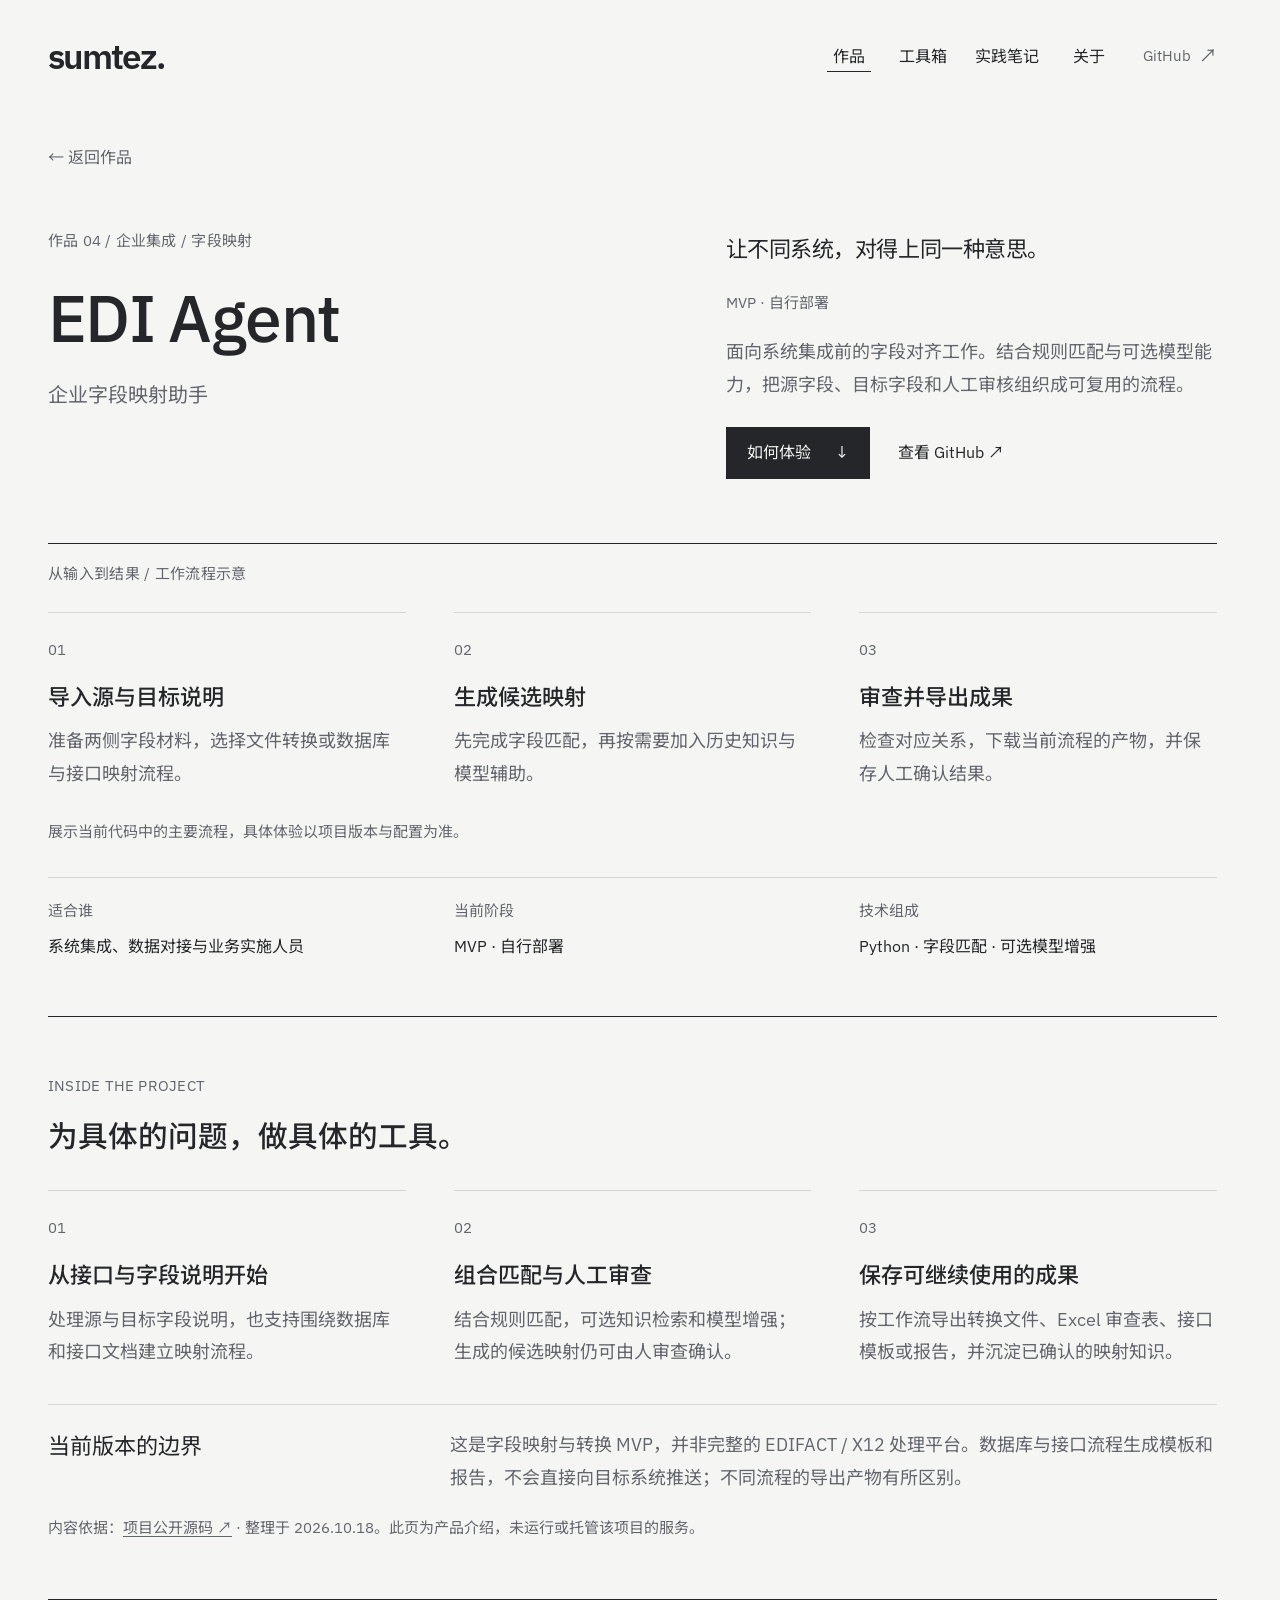
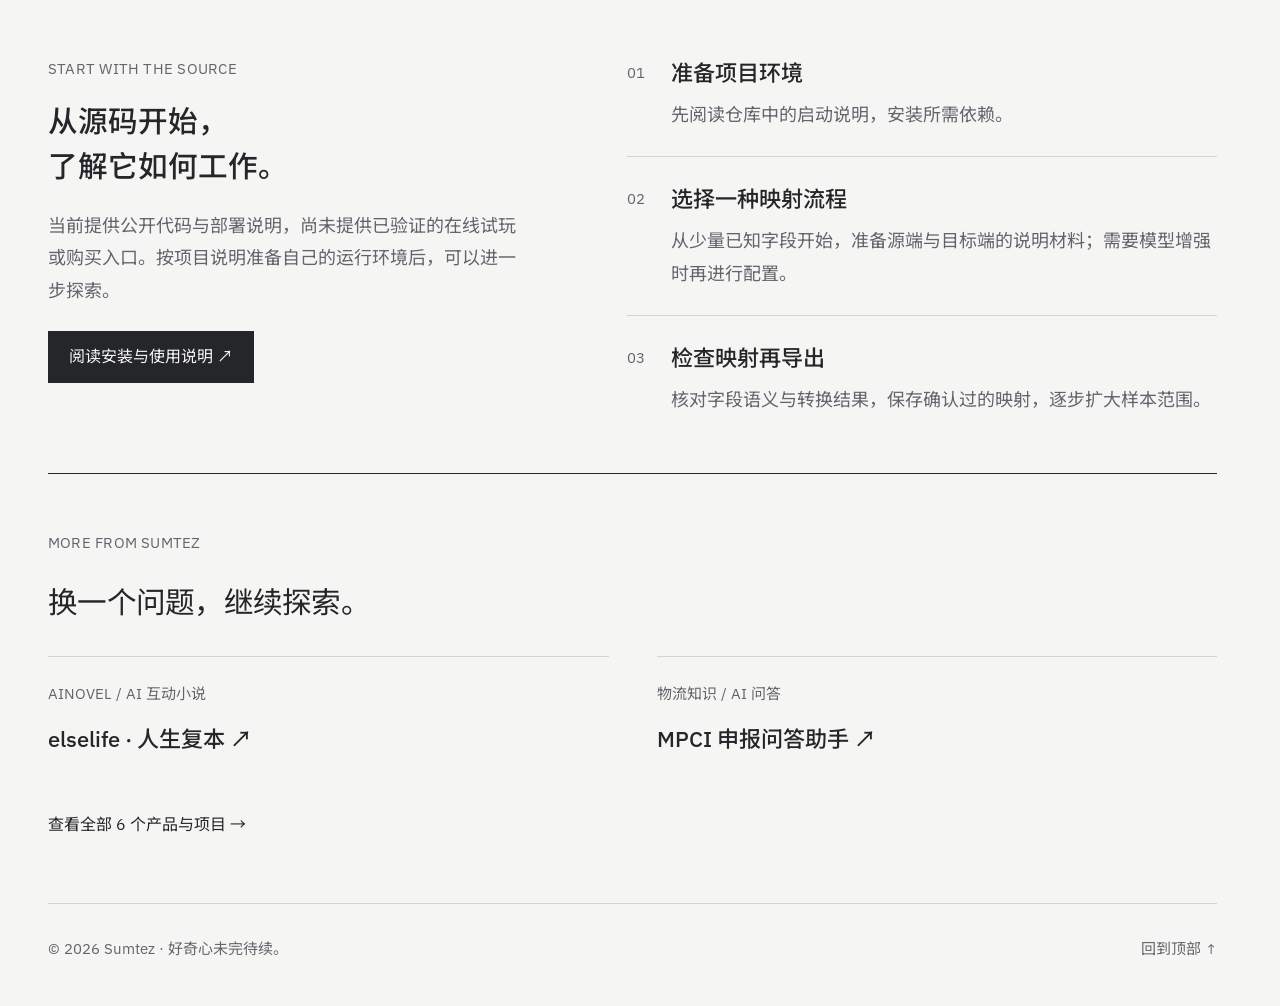
<file: edi-agent.html>
<!doctype html>
<html lang="zh-CN"><head><meta charset="utf-8"><meta name="viewport" content="width=device-width,initial-scale=1"><meta name="theme-color" content="#f5f5f4"><meta name="description" content="面向系统集成前的字段对齐工作。结合规则匹配与可选模型能力，把源字段、目标字段和人工审核组织成可复用的流程。"><title>企业字段映射助手 — Sumtez</title><meta property="og:title" content="企业字段映射助手 — Sumtez"><meta property="og:description" content="把两套系统的字段说明放在一起，生成可审查的映射与转换产物。将人工确认积累成历史知识，让下一次对接有据可循。"><meta property="og:type" content="website"><meta property="og:url" content="https://sumtez.com/edi-agent.html"><link rel="canonical" href="https://sumtez.com/edi-agent.html"><link rel="icon" href="favicon.svg" type="image/svg+xml"><link rel="stylesheet" href="style.css?v=58d6e00f3a"><link rel="stylesheet" href="products.css?v=589cb786e4"><meta property="og:image" content="https://sumtez.com/images/social-card.png?v=78a6ca351b"><meta name="twitter:card" content="summary_large_image"><link rel="stylesheet" href="project-detail.css?v=816a63bfdb"><link rel="stylesheet" href="site-polish.css?v=a47e23d8ad"><link rel="stylesheet" href="typography.css?v=b683962dfe"><link rel="preload" href="fonts/ibm-plex-sans-latin-wght-normal.woff2" as="font" type="font/woff2" crossorigin></head>
<body id="top" class="product-page project-case"><a class="skip-link" href="#product-main">跳到产品介绍</a><header class="header"><a class="brand" href="index.html" aria-label="Sumtez 首页">sumtez<span class="brand-dot" aria-hidden="true">.</span></a><nav aria-label="主导航"><a href="index.html#work" aria-current="page">作品</a><a href="tools.html">工具箱</a><a href="index.html#guides">实践笔记</a><a href="index.html#about">关于</a></nav><a class="header-note" href="https://github.com/TeezyTez" target="_blank" rel="noopener noreferrer">GitHub <span aria-hidden="true">↗</span></a></header>
<main id="product-main"><section class="section product-intro"><a class="text-link" href="index.html#work">← 返回作品</a><div class="product-intro-row"><div><p class="eyebrow muted">作品 04 / 企业集成 / 字段映射</p><h1>EDI Agent</h1><p class="product-subtitle">企业字段映射助手</p></div><div class="product-intro-description"><p class="project-tagline">让不同系统，对得上同一种意思。</p><span class="status-pill">MVP · 自行部署</span><p>面向系统集成前的字段对齐工作。结合规则匹配与可选模型能力，把源字段、目标字段和人工审核组织成可复用的流程。</p><div class="hero-actions"><a class="button primary" href="#getting-started">如何体验 <span aria-hidden="true">↓</span></a><a class="text-link" href="https://github.com/TeezyTez/EDI-Agent" target="_blank" rel="noopener noreferrer">查看 GitHub ↗</a></div></div></div>
<div class="project-workflow"><p>从输入到结果 / 工作流程示意</p><ol class="workflow-steps"><li><span>01</span><h2>导入源与目标说明</h2><p>准备两侧字段材料，选择文件转换或数据库与接口映射流程。</p></li><li><span>02</span><h2>生成候选映射</h2><p>先完成字段匹配，再按需要加入历史知识与模型辅助。</p></li><li><span>03</span><h2>审查并导出成果</h2><p>检查对应关系，下载当前流程的产物，并保存人工确认结果。</p></li></ol><small>展示当前代码中的主要流程，具体体验以项目版本与配置为准。</small></div><dl class="case-facts"><div><dt>适合谁</dt><dd>系统集成、数据对接与业务实施人员</dd></div><div><dt>当前阶段</dt><dd>MVP · 自行部署</dd></div><div><dt>技术组成</dt><dd>Python · 字段匹配 · 可选模型增强</dd></div></dl></section>
<section class="section product-capabilities"><div class="section-heading"><div><p class="eyebrow muted">INSIDE THE PROJECT</p><h2>为具体的问题，做具体的工具。</h2></div></div><div class="capability-grid"><article><span>01</span><h3>从接口与字段说明开始</h3><p>处理源与目标字段说明，也支持围绕数据库和接口文档建立映射流程。</p></article><article><span>02</span><h3>组合匹配与人工审查</h3><p>结合规则匹配，可选知识检索和模型增强；生成的候选映射仍可由人审查确认。</p></article><article><span>03</span><h3>保存可继续使用的成果</h3><p>按工作流导出转换文件、Excel 审查表、接口模板或报告，并沉淀已确认的映射知识。</p></article></div><aside class="case-limits"><h3>当前版本的边界</h3><p>这是字段映射与转换 MVP，并非完整的 EDIFACT / X12 处理平台。数据库与接口流程生成模板和报告，不会直接向目标系统推送；不同流程的导出产物有所区别。</p></aside><p class="case-source">内容依据：<a href="https://github.com/TeezyTez/EDI-Agent/blob/66f5acad0a79261b6ec2e92fef575fad1ca03fd6/app/services/api_push_workflow.py" target="_blank" rel="noopener noreferrer">项目公开源码 ↗</a> · 整理于 2026.10.18。此页为产品介绍，未运行或托管该项目的服务。</p></section>
<section class="section getting-started" id="getting-started"><div><p class="eyebrow muted">START WITH THE SOURCE</p><h2>从源码开始，<br>了解它如何工作。</h2><p>当前提供公开代码与部署说明，尚未提供已验证的在线试玩或购买入口。按项目说明准备自己的运行环境后，可以进一步探索。</p><a class="button primary" href="https://github.com/TeezyTez/EDI-Agent#readme" target="_blank" rel="noopener noreferrer">阅读安装与使用说明 ↗</a></div><ol class="start-steps"><li><span>01</span><div><h3>准备项目环境</h3><p>先阅读仓库中的启动说明，安装所需依赖。</p></div></li><li><span>02</span><div><h3>选择一种映射流程</h3><p>从少量已知字段开始，准备源端与目标端的说明材料；需要模型增强时再进行配置。</p></div></li><li><span>03</span><div><h3>检查映射再导出</h3><p>核对字段语义与转换结果，保存确认过的映射，逐步扩大样本范围。</p></div></li></ol></section>
<section class="section product-outro"><p class="eyebrow muted">MORE FROM SUMTEZ</p><h2>换一个问题，继续探索。</h2><div class="related-projects"><a href="ainovel.html"><span>AINOVEL / AI 互动小说</span><strong>elselife · 人生复本 ↗</strong></a><a href="declaration.html"><span>物流知识 / AI 问答</span><strong>MPCI 申报问答助手 ↗</strong></a></div><a class="text-link" href="index.html#work">查看全部 6 个产品与项目 →</a></section></main>
<footer><a class="footer-brand" href="index.html">sumtez<span aria-hidden="true">.</span></a><span>© <span id="year">2026</span> Sumtez · 好奇心未完待续。</span><a href="#top">回到顶部 ↑</a></footer><script src="site.js?v=f95d7a4130"></script></body></html>
</file>
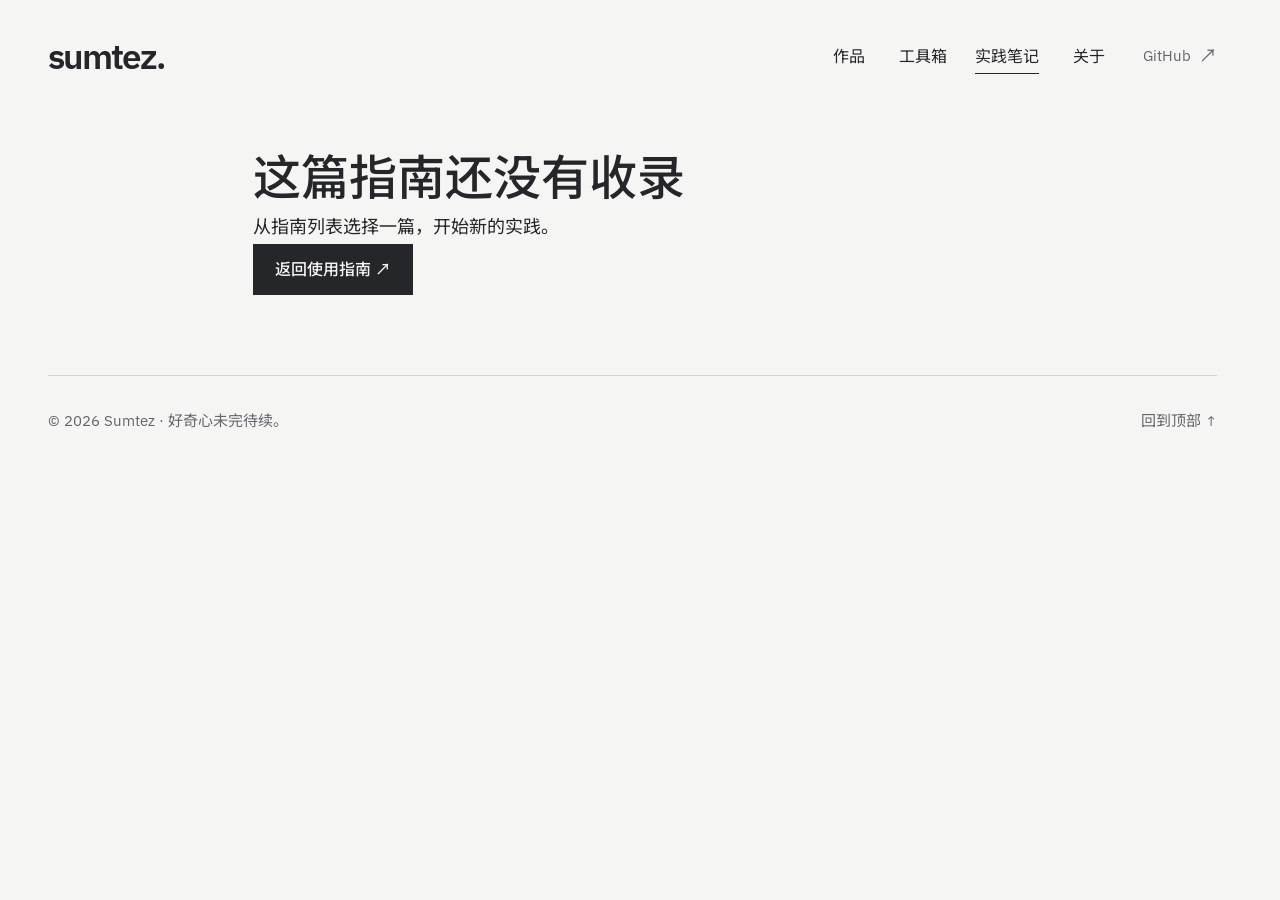
<file: guide.html>
<!doctype html>
<html lang="zh-CN"><head><meta charset="utf-8"><meta name="viewport" content="width=device-width,initial-scale=1"><meta name="theme-color" content="#f5f5f4"><meta name="description" content="Sumtez AI 使用指南，步骤、提示词与实践方法。"><title>实践笔记 — Sumtez</title><meta property="og:title" content="实践笔记 — Sumtez"><meta property="og:description" content="具体的步骤、可填写的提示词，从一个小任务开始实践 AI。"><meta property="og:type" content="article"><link rel="stylesheet" href="style.css?v=58d6e00f3a"><link rel="icon" href="favicon.svg" type="image/svg+xml"><meta property="og:image" content="https://sumtez.com/images/social-card.png?v=78a6ca351b"><meta name="twitter:card" content="summary_large_image"><link rel="preload" href="fonts/ibm-plex-sans-latin-wght-normal.woff2" as="font" type="font/woff2" crossorigin><link rel="stylesheet" href="site-polish.css?v=a47e23d8ad"><link rel="stylesheet" href="typography.css?v=b683962dfe"></head><body id="top" class="guide-page"><a class="skip-link" href="#guide-article">跳到正文</a><header class="header"><a class="brand" href="index.html" aria-label="Sumtez 首页">sumtez<span class="brand-dot" aria-hidden="true">.</span></a><nav aria-label="主导航"><a href="index.html#work">作品</a><a href="tools.html">工具箱</a><a href="index.html#guides" aria-current="page">实践笔记</a><a href="index.html#about">关于</a></nav><a class="header-note" href="https://github.com/TeezyTez" target="_blank" rel="noopener noreferrer">GitHub <span aria-hidden="true">↗</span></a></header><main><article id="guide-article" class="guide-article"></article><noscript><p>请启用 JavaScript 阅读指南。<a href="index.html">返回首页</a></p></noscript></main><footer><a class="footer-brand" href="index.html">sumtez<span aria-hidden="true">.</span></a><span>© <span id="year">2026</span> Sumtez · 好奇心未完待续。</span><a href="#top">回到顶部 ↑</a></footer><script src="local-state.js?v=046ff070fc"></script><script src="tools-data.js?v=bcca17f081"></script><script src="hub-content.js?v=f358d1684b"></script><script src="hub.js?v=487461889d"></script><script src="site.js?v=f95d7a4130"></script></body></html>
</file>
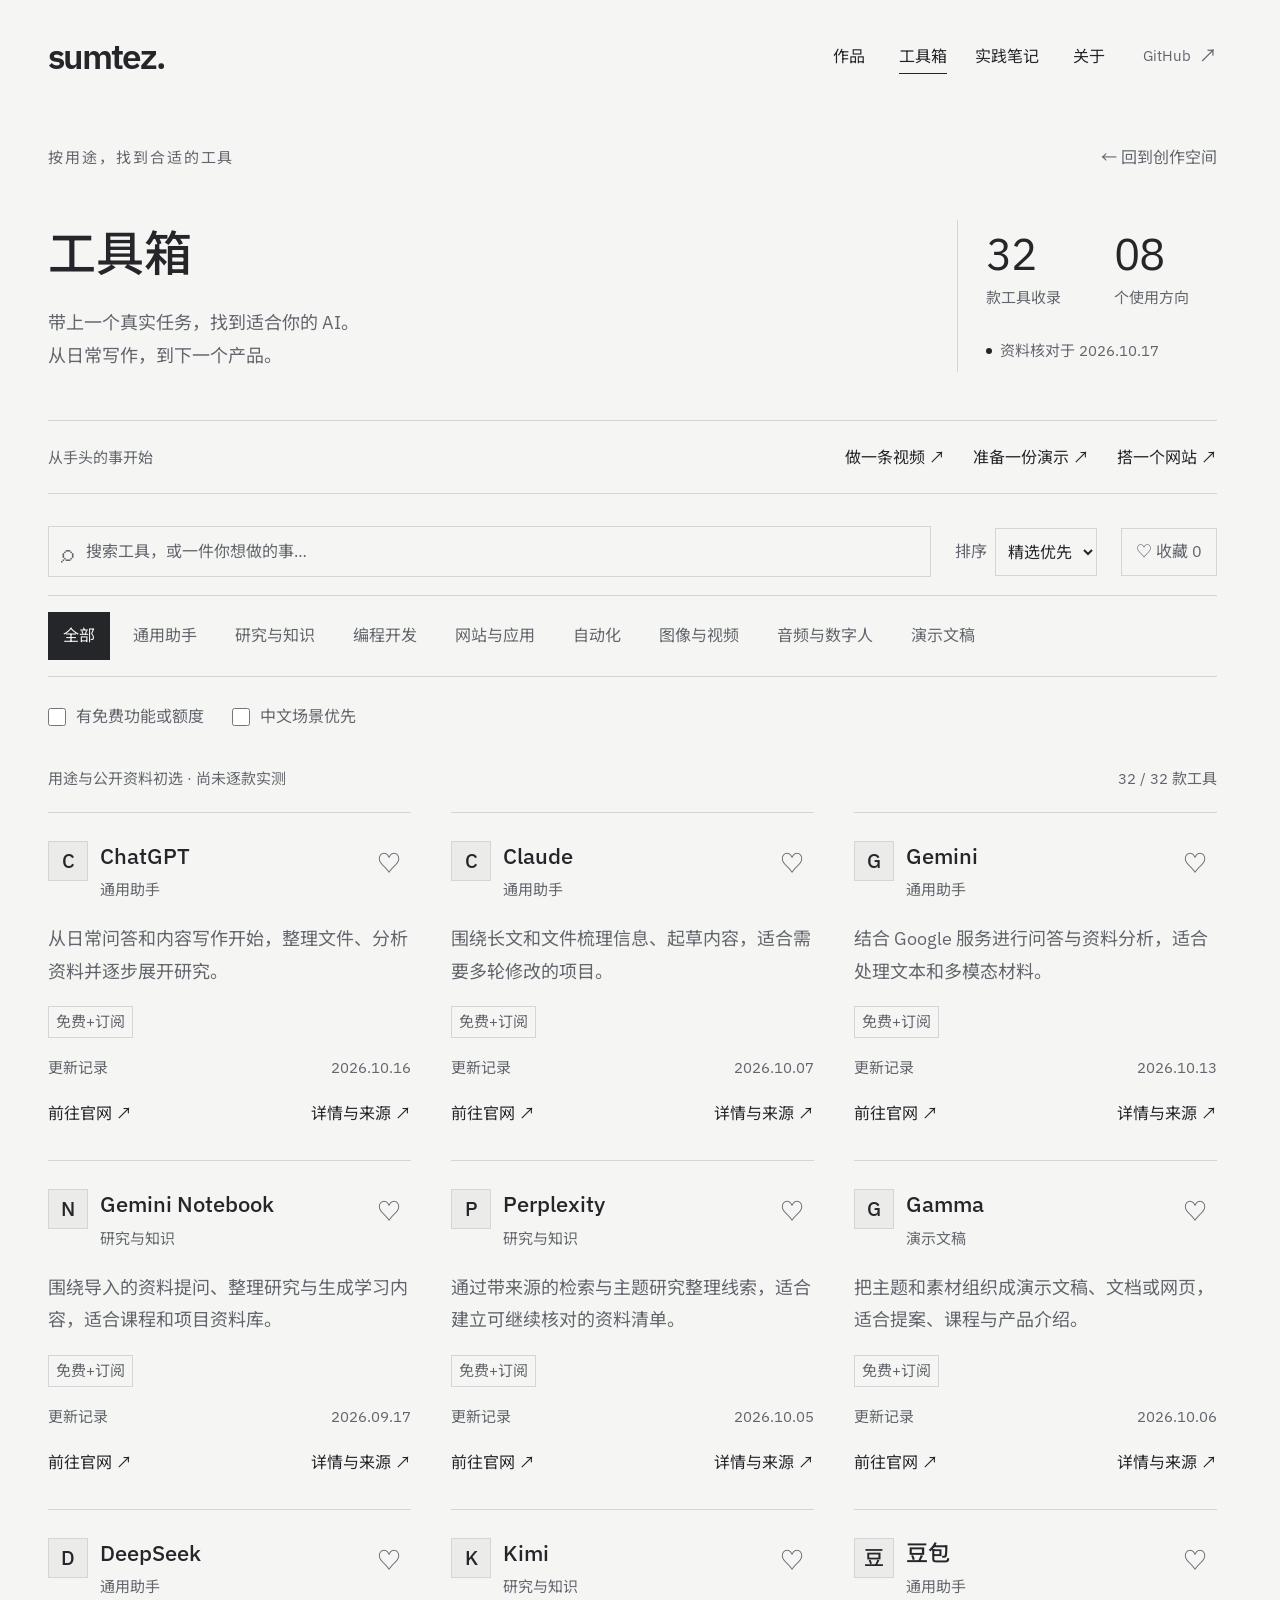
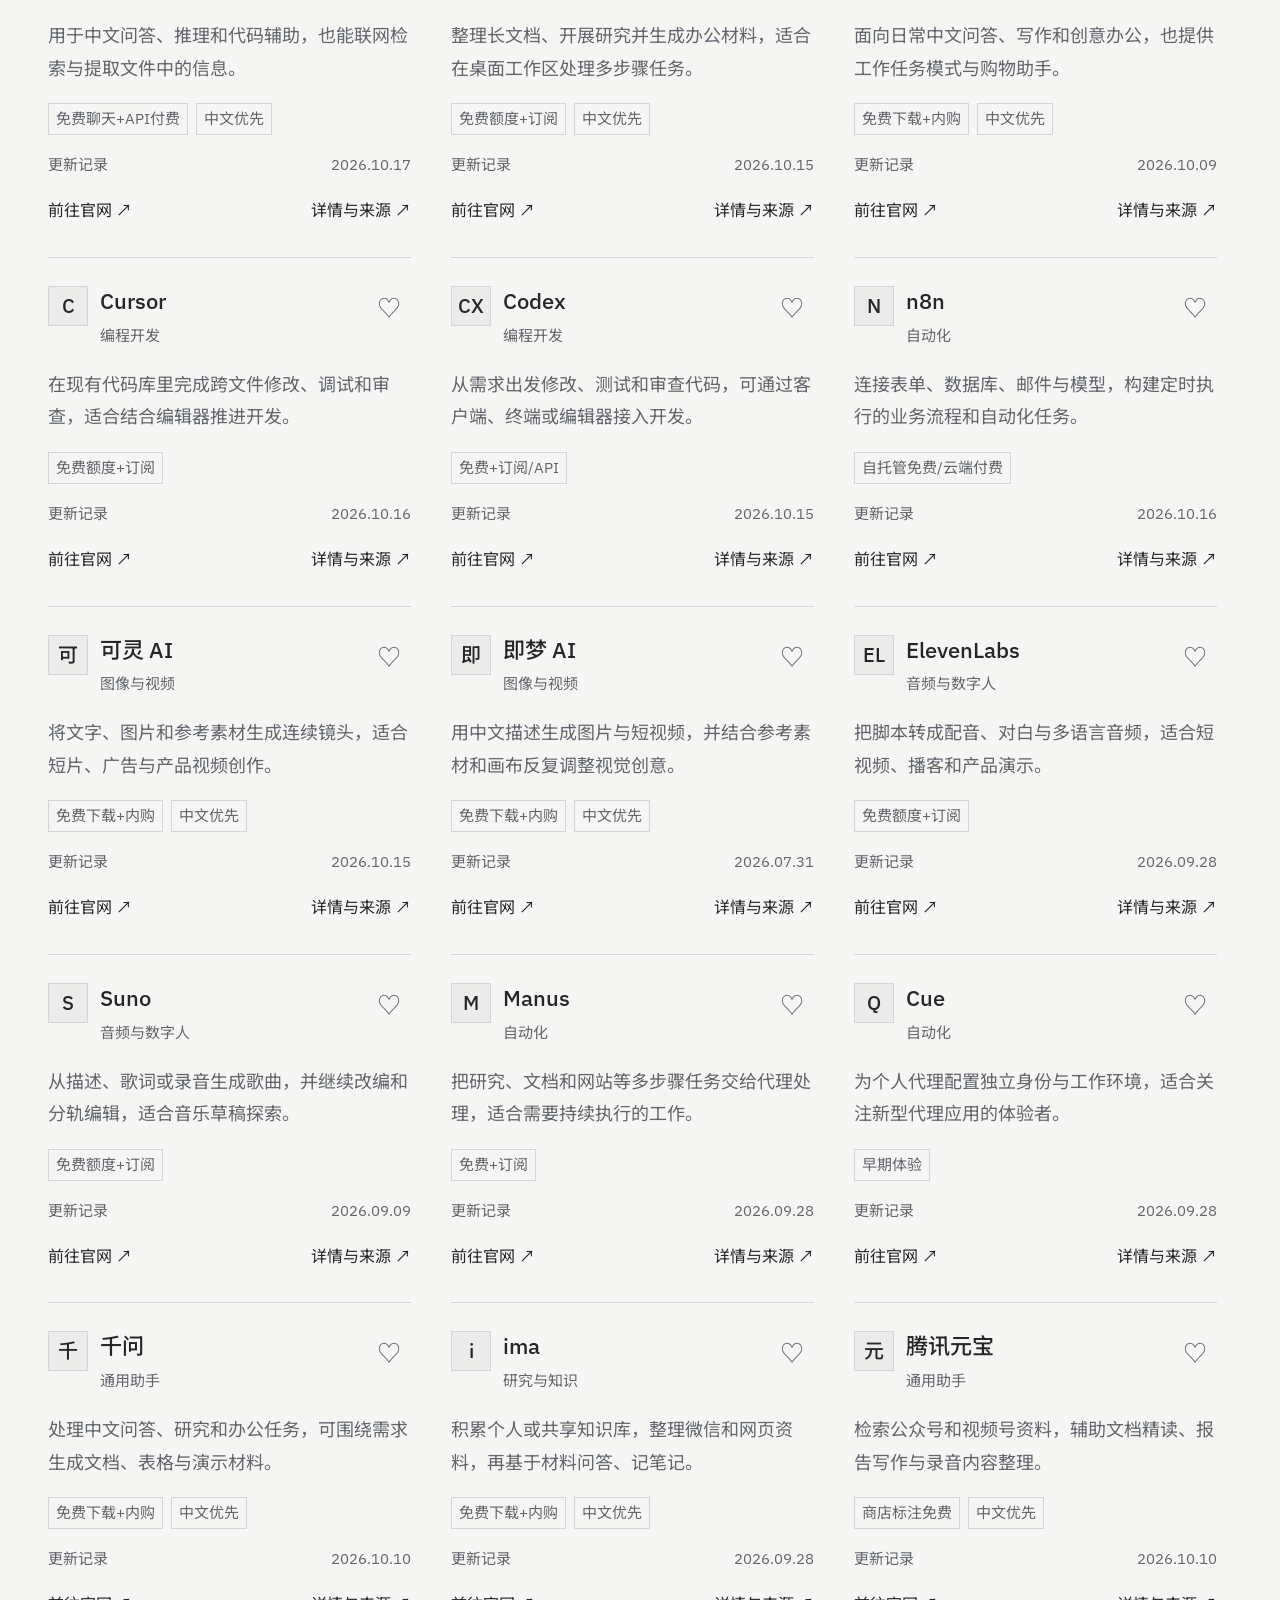
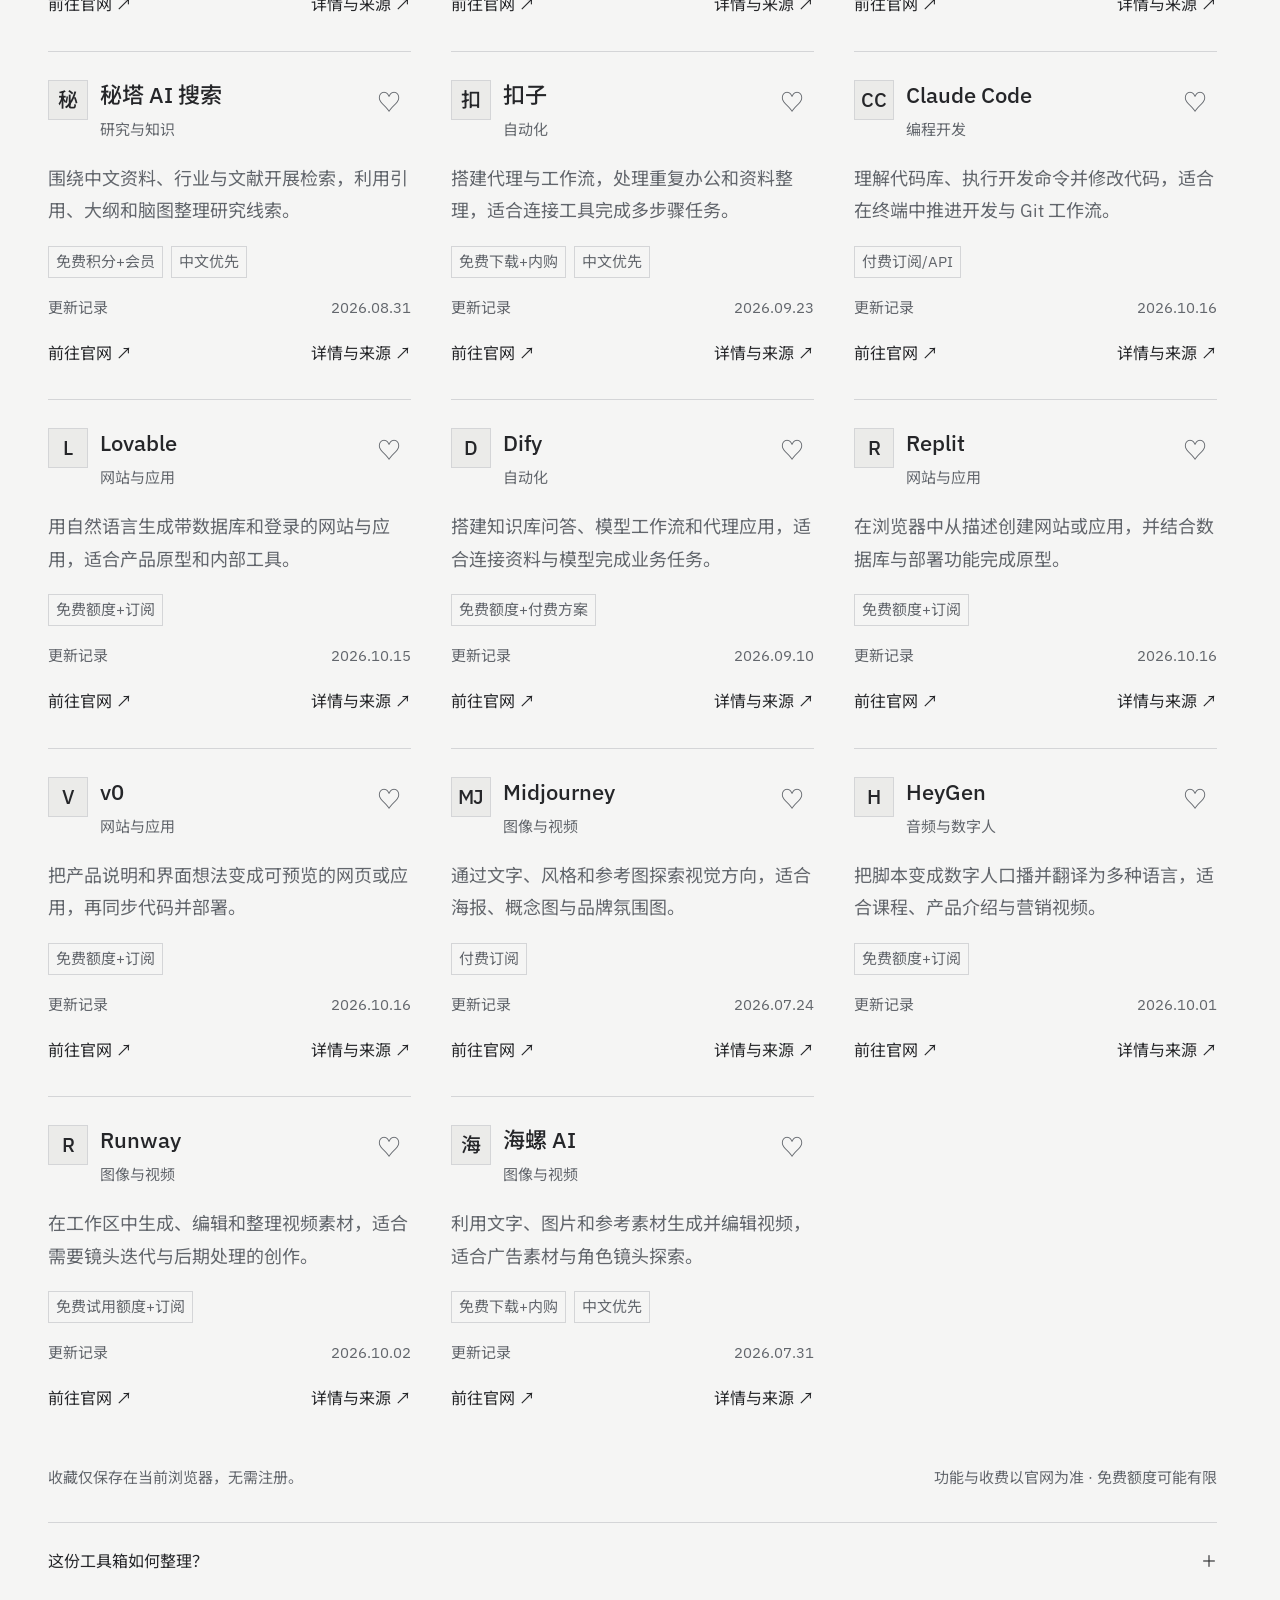
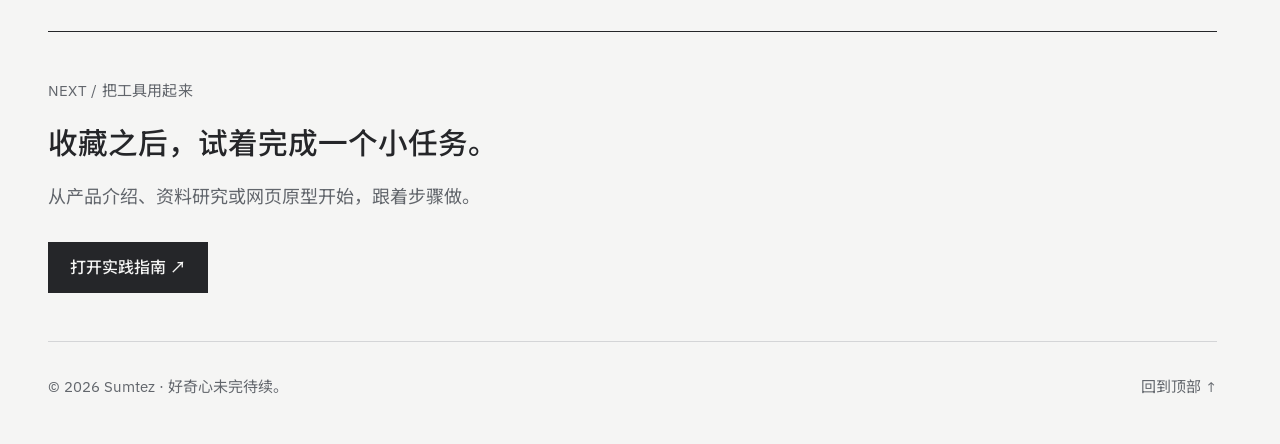
<file: tools.html>
<!doctype html>
<html lang="zh-CN">
<head>
<meta charset="utf-8"><meta name="viewport" content="width=device-width,initial-scale=1"><meta name="theme-color" content="#f5f5f4">
<title>AI 工具箱 — 32 款工具，找到适合手头事的 AI · Sumtez</title>
<meta name="description" content="Sumtez AI 工具箱，整理 32 款用于写作、研究、编程、建站、视频、音乐与自动化的工具。按用途、中文场景和免费额度筛选，查看近期更新与官方来源。">
<meta property="og:title" content="AI 工具箱 — Sumtez"><meta property="og:description" content="按用途选工具，带上一个真实任务开始。32 款 AI 工具，附收费信息、更新记录与来源。"><meta property="og:type" content="website"><meta property="og:url" content="https://sumtez.com/tools.html">
<link rel="canonical" href="https://sumtez.com/tools.html"><link rel="icon" href="favicon.svg" type="image/svg+xml"><link rel="stylesheet" href="style.css?v=58d6e00f3a"><link rel="stylesheet" href="tools.css?v=3d321297f1">
<meta property="og:image" content="https://sumtez.com/images/social-card.png?v=78a6ca351b"><meta name="twitter:card" content="summary_large_image"><link rel="preload" href="fonts/ibm-plex-sans-latin-wght-normal.woff2" as="font" type="font/woff2" crossorigin><link rel="stylesheet" href="site-polish.css?v=a47e23d8ad"><link rel="stylesheet" href="typography.css?v=b683962dfe"></head>
<body id="top" class="catalog-page"><a class="skip-link" href="#catalog">跳到工具目录</a>
<header class="header"><a class="brand" href="index.html" aria-label="Sumtez 首页">sumtez<span class="brand-dot" aria-hidden="true">.</span></a><nav aria-label="主导航"><a href="index.html#work">作品</a><a href="tools.html" aria-current="page">工具箱</a><a href="index.html#guides">实践笔记</a><a href="index.html#about">关于</a></nav><a class="header-note" href="https://github.com/TeezyTez" target="_blank" rel="noopener noreferrer">GitHub <span aria-hidden="true">↗</span></a></header>
<main>
<section class="section library-hero">
<div class="hero-kicker"><span class="eyebrow">按用途，找到合适的工具</span><a href="index.html" class="library-back">← 回到创作空间</a></div>
<div class="library-intro"><div><h1>工具箱</h1><p>带上一个真实任务，找到适合你的 AI。<br>从日常写作，到下一个产品。</p></div><div class="library-stats"><div><strong>32</strong><span>款工具收录</span></div><div><strong>08</strong><span>个使用方向</span></div><p><span class="live-dot"></span> 资料核对于 2026.10.17</p></div></div>
<div class="library-start"><span>从手头的事开始</span><a href="#catalog" data-quick-query="视频">做一条视频 ↗</a><a href="#catalog" data-quick-query="PPT">准备一份演示 ↗</a><a href="#catalog" data-quick-category="building">搭一个网站 ↗</a></div>
</section>
<section class="section library-directory" id="catalog" tabindex="-1" aria-label="完整 AI 工具目录" data-tool-scope="all">
<div class="library-controls">
<div class="library-search-row"><label class="product-search"><span aria-hidden="true">⌕</span><input type="search" id="tool-search" aria-controls="tool-grid" aria-label="搜索工具或用途" autocomplete="off" placeholder="搜索工具，或一件你想做的事…"></label><label class="sort-label">排序 <select id="tool-sort" aria-controls="tool-grid"><option value="curated">精选优先</option><option value="updated">最近更新</option><option value="name">名称顺序</option></select></label><button class="tool-filter favorite-filter" id="favorite-filter" type="button" aria-controls="tool-grid" aria-pressed="false">♡ 收藏 <span id="favorite-count">0</span></button></div>
<div class="tool-filters" id="tool-categories" role="group" aria-label="按用途筛选"></div>
<div class="library-options"><label><input type="checkbox" id="tool-free"> 有免费功能或额度</label><label><input type="checkbox" id="tool-chinese"> 中文场景优先</label><button class="text-link" id="tool-clear" type="button" hidden>清除筛选 ×</button></div>
</div>
<div class="catalog-note"><p>用途与公开资料初选 · 尚未逐款实测</p><span id="tool-count" role="status" aria-live="polite" aria-atomic="true">正在加载工具</span></div>
<div class="tool-grid library-grid" id="tool-grid"></div>
<div class="empty-state" id="tool-empty" hidden><span class="empty-symbol" aria-hidden="true">⌕</span><h3>还没有匹配的工具</h3><p>换个关键词，或清除筛选再看看。</p><button class="button primary" id="tool-reset" type="button">查看全部工具 ↗</button></div>
<div class="tool-footnotes"><p class="local-note" id="storage-status" role="status">收藏仅保存在当前浏览器，无需注册。</p><p class="source-note">功能与收费以官网为准 · 免费额度可能有限</p></div>
<details class="library-method"><summary>这份工具箱如何整理？<span aria-hidden="true">＋</span></summary><p>按用途挑选工具，以官网、帮助文档和官方更新记录核对信息。卡片上的日期是所选更新记录的日期，可能是模型发布、客户端更新或维护记录；具体内容可在详情中查看。</p><p>“精选”是编辑选择。网站流量、App 月活、累计用户和社区关注度使用不同口径，详情保留各自日期与来源，不合并为全网排名。免费筛选只收录已核实有免费功能或额度的产品，部分需要自托管或仅提供试用。</p><p>资料核对于 2026 年 10 月 17 日。套餐、可用地区和功能会变化，请以前往的官方页面为准。</p></details>
<noscript><p class="noscript-note">启用 JavaScript 可筛选工具和收藏。<a href="https://chatgpt.com/">ChatGPT</a> · <a href="https://chat.deepseek.com/">DeepSeek</a> · <a href="https://www.kimi.com/">Kimi</a> · <a href="https://klingai.com/">可灵</a> · <a href="index.html#guides">阅读使用指南</a></p></noscript>
</section>
<section class="section library-next"><p class="eyebrow muted">NEXT / 把工具用起来</p><h2>收藏之后，试着完成一个小任务。</h2><p>从产品介绍、资料研究或网页原型开始，跟着步骤做。</p><a class="button primary" href="index.html#guides">打开实践指南 ↗</a></section>
</main>
<footer><a class="footer-brand" href="index.html">sumtez<span aria-hidden="true">.</span></a><span>© <span id="year">2026</span> Sumtez · 好奇心未完待续。</span><a href="#top">回到顶部 ↑</a></footer>
<script src="local-state.js?v=046ff070fc"></script><script src="tools-data.js?v=bcca17f081"></script><script src="tools.js?v=8874e096a9"></script><script src="site.js?v=f95d7a4130"></script>
</body></html>
</file>
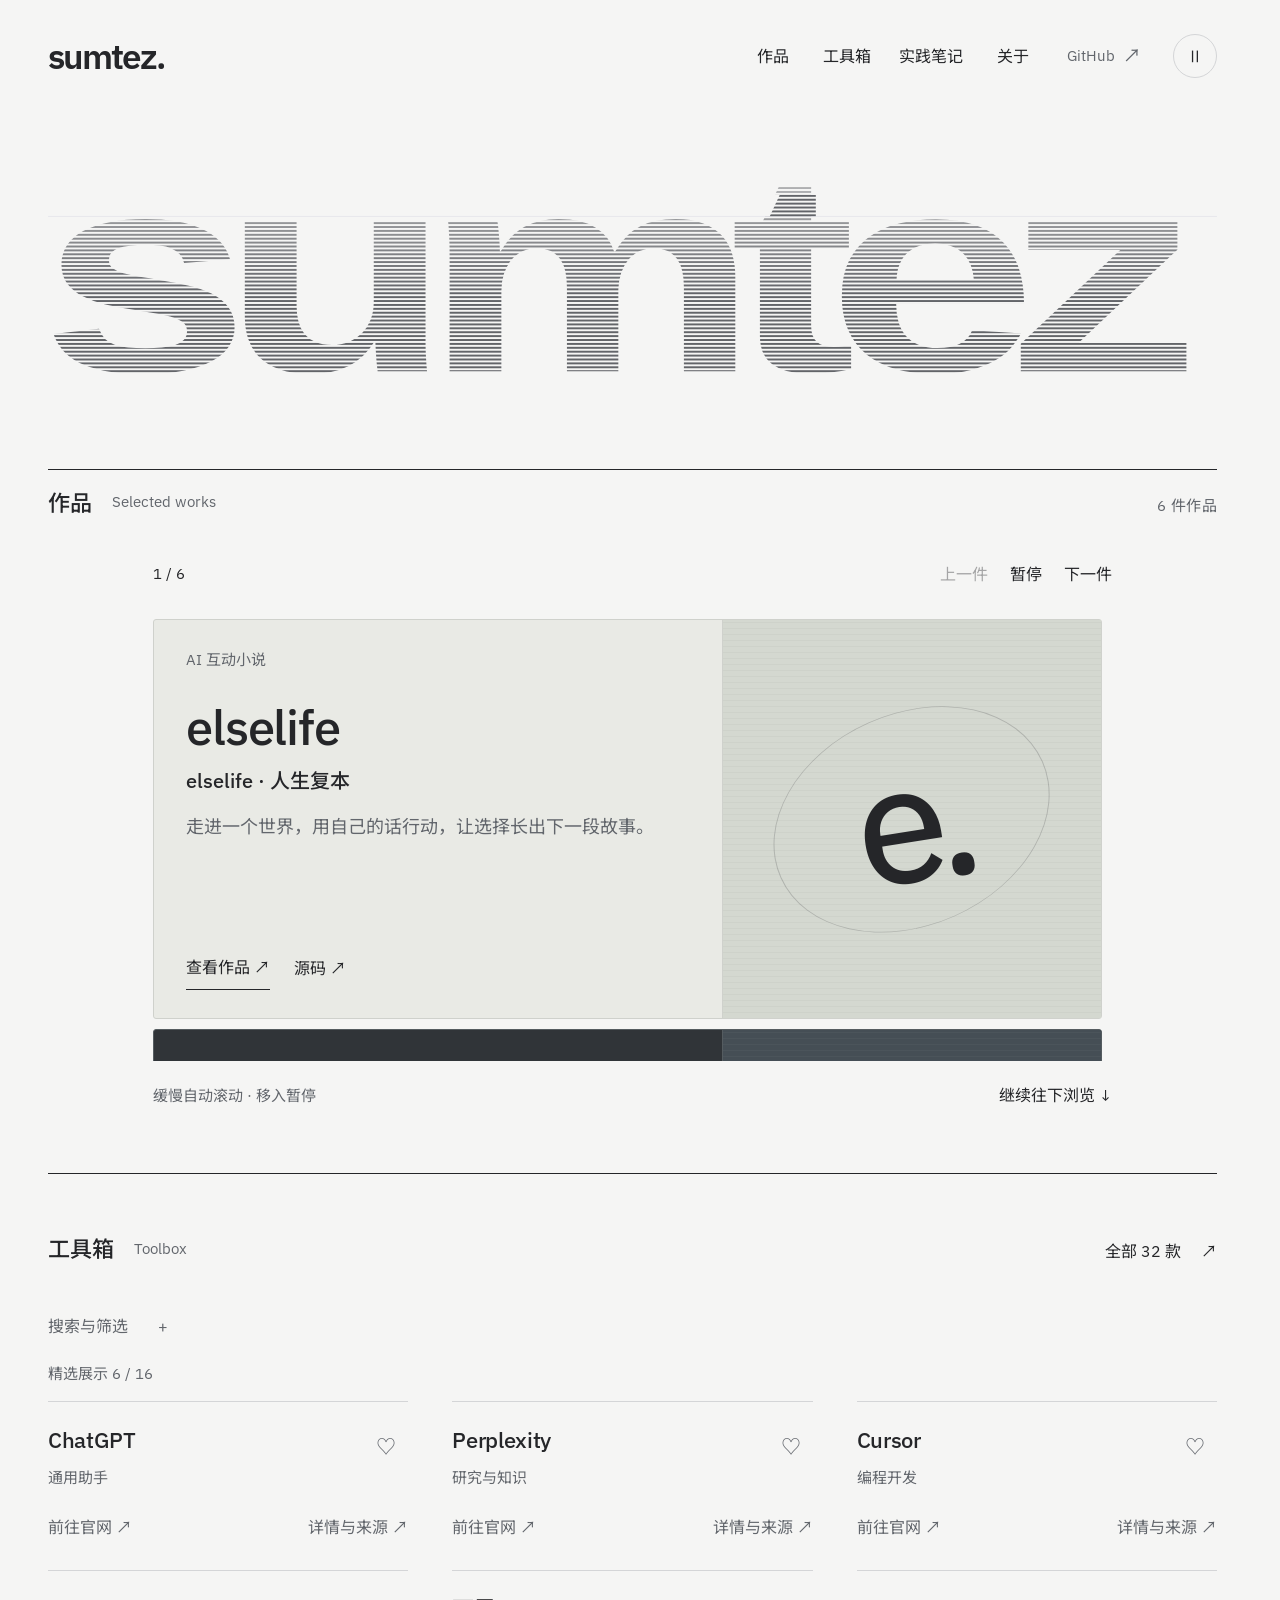
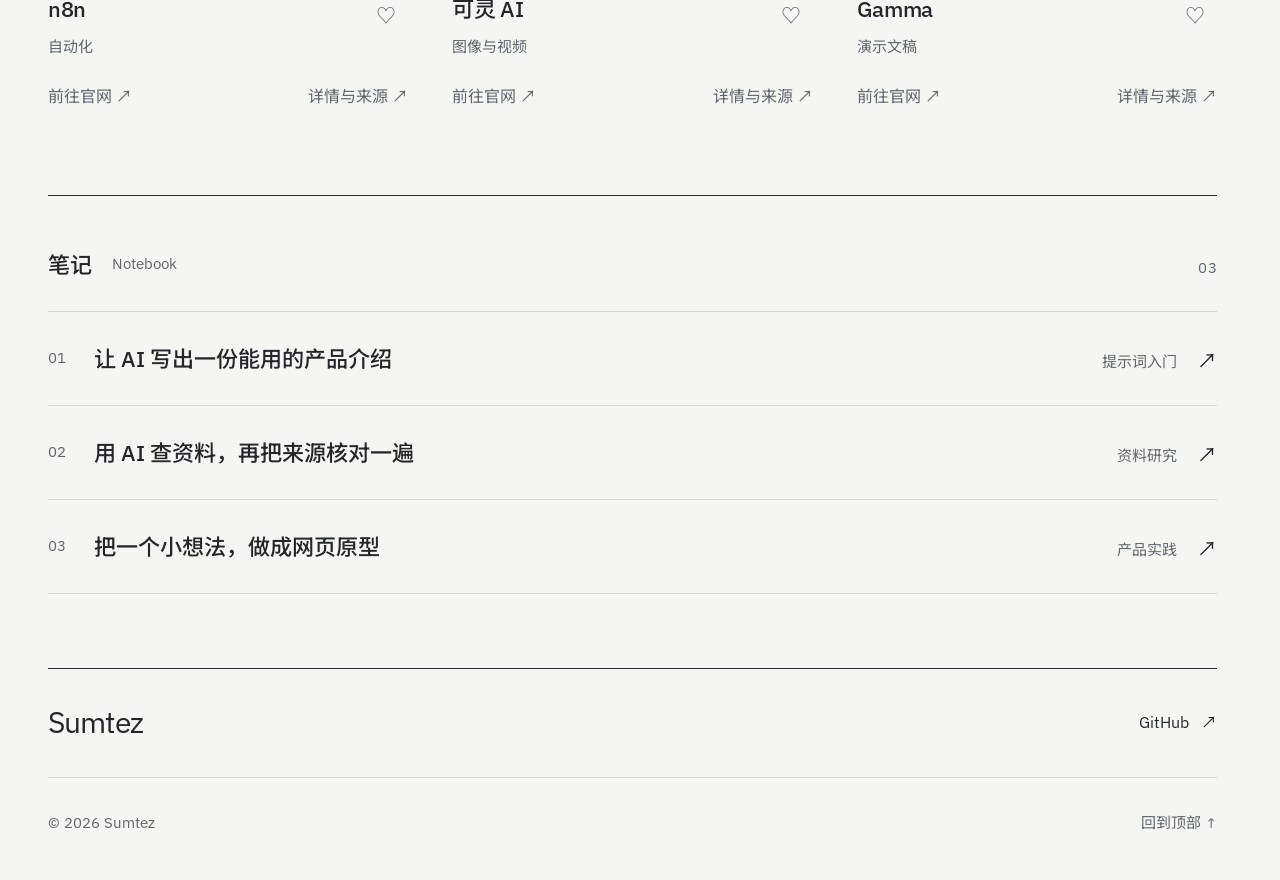
<file: work.html>
<!doctype html>
<html lang="zh-CN">
<head>
  <meta charset="utf-8">
  <meta name="viewport" content="width=device-width, initial-scale=1">
  <meta name="robots" content="noindex, follow">
  <title>作品 — Sumtez</title>
  <link rel="stylesheet" href="style.css?v=58d6e00f3a">

<meta property="og:image" content="https://sumtez.com/images/social-card.png?v=78a6ca351b"><meta name="twitter:card" content="summary_large_image"><link rel="stylesheet" href="future.css?v=21cbace8cd"><link rel="stylesheet" href="future-projects.css?v=3b6f515cb2"><link rel="stylesheet" href="future-interior.css?v=20ab9028ae"></head>
<body><main class="section"><h1>作品</h1>
  <p>作品已回到首页。<a id="continue" href="index.html#work">查看作品</a></p>
  <noscript><p>浏览器未启用 JavaScript，请点击上方链接打开页面。</p></noscript>
  <script>
    const destination = new URL('index.html', window.location.href);
    destination.search = window.location.search;
    destination.hash = window.location.hash || '#work';
    document.getElementById('continue').href = destination.href;
    window.location.replace(destination.href);
  </script>
</main></body>
</html>
</file>
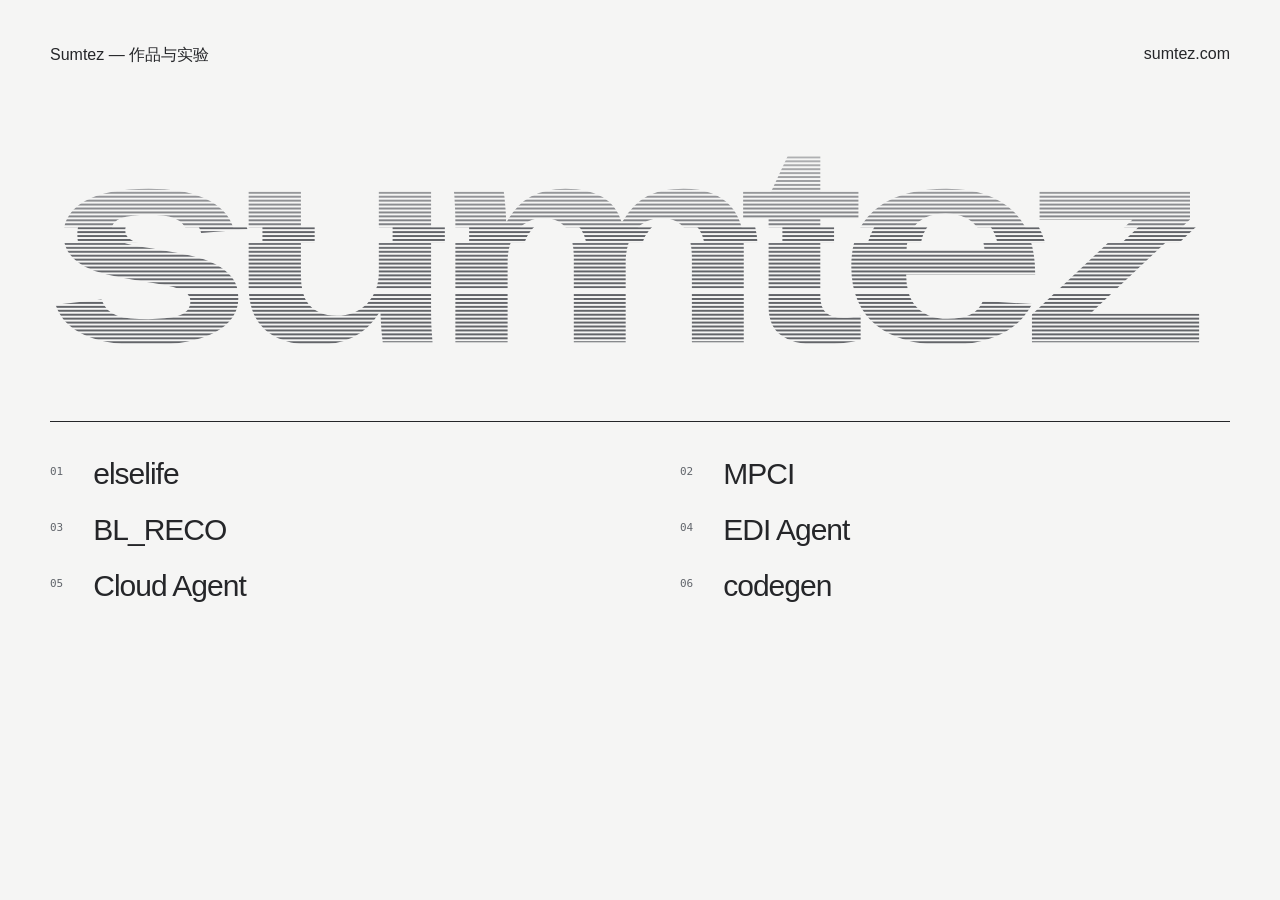
<file: scripts/social-card.html>
<!doctype html><html><head><meta charset="utf-8"><title>Sumtez social card</title><style>*{box-sizing:border-box}html,body{margin:0;width:1280px;height:720px;overflow:hidden;background:#f5f5f4;color:#252629;font-family:Arial,Helvetica,sans-serif}body{padding:45px 50px}.top{display:flex;justify-content:space-between;font-size:16px}.signature{margin:55px 0 40px;color:#31343a}.signature svg{width:1180px;display:block}.signature text{font-family:Arial,Helvetica,sans-serif;font-size:290px;font-weight:600;letter-spacing:-22px}.bottom{border-top:1px solid #252629;padding-top:35px;display:grid;grid-template-columns:1fr 1fr;gap:22px 80px;font-size:30px;letter-spacing:-1px}.bottom span{display:flex;gap:30px}.bottom small{font:11px monospace;letter-spacing:0;padding-top:8px;color:#62666c}</style></head><body><div class="top"><span>Sumtez — 作品与实验</span><span>sumtez.com</span></div><div class="signature">
    <svg viewBox="0 0 1200 264" xmlns="http://www.w3.org/2000/svg" focusable="false">
      <defs>
        <pattern id="scan-lines" width="1200" height="4" patternUnits="userSpaceOnUse"><path d="M0 1H1200" stroke="currentColor" stroke-width="1.4"/></pattern>
        <linearGradient id="scan-tone" x1="0" y1="0" x2="0" y2="1"><stop offset="0" stop-color="white" stop-opacity=".3"/><stop offset=".55" stop-color="white"/><stop offset="1" stop-color="white"/></linearGradient>
        <mask id="signature-mask"><rect width="1200" height="264" fill="url(#scan-tone)"/></mask>
        <clipPath id="signature-cut"><path d="M0 0H1200V108H0ZM0 124H1200V170H0ZM0 176H1200V264H0Z"/></clipPath>
      </defs>
      <g class="signature-letters" mask="url(#signature-mask)" clip-path="url(#signature-cut)"><text x="-8" y="225" textLength="1158" lengthAdjust="spacingAndGlyphs" fill="url(#scan-lines)">sumtez</text></g>
      <g class="signature-shift"><svg x="14" y="108" width="1170" height="16" viewBox="0 108 1170 16"><text x="-8" y="225" textLength="1158" lengthAdjust="spacingAndGlyphs" fill="url(#scan-lines)">sumtez</text></svg></g>
    </svg>
  </div><div class="bottom"><span><small>01</small>elselife</span><span><small>02</small>MPCI</span><span><small>03</small>BL_RECO</span><span><small>04</small>EDI Agent</span><span><small>05</small>Cloud Agent</span><span><small>06</small>codegen</span></div></body></html>
</file>
<file: style.css>
/* Sumtez studio — a quiet page for curious work. */
:root {
  --paper:#f5f3ec; --surface:#fcfbf7; --ink:#242b26; --muted:#666e64;
  --green:#29493d; --accent:#c64b31; --line:#d8dcd1; --soft:#e9ede4;
  --sans:-apple-system,BlinkMacSystemFont,"Segoe UI","PingFang SC","Hiragino Sans GB","Microsoft YaHei",sans-serif;
  --serif:Georgia,"Songti SC","STSong","Noto Serif CJK SC",serif;
  --mono:"SFMono-Regular",Consolas,"Liberation Mono",monospace;
  --ease:cubic-bezier(.22,1,.36,1); --width:1184px;
}
* { box-sizing:border-box; }
html { scroll-behavior:smooth; scroll-padding-top:106px; -webkit-text-size-adjust:100%; }
body { margin:0; background:var(--paper); color:var(--ink); font-family:var(--sans); font-size:15px; line-height:1.75; -webkit-font-smoothing:antialiased; }
h1,h2,h3,p,figure,dl { margin:0; }
h1,h2,h3 { text-wrap:balance; }
a { color:inherit; text-decoration:none; }
button,input,select,textarea { font:inherit; }
button { cursor:pointer; color:inherit; }
button,a,input,textarea,select,summary { -webkit-tap-highlight-color:transparent; }
button { touch-action:manipulation; }
button:disabled { cursor:default; }
img,svg { display:block; max-width:100%; }
img { height:auto; }
[hidden] { display:none!important; }
::selection { background:#dce2ca; color:var(--ink); }
:focus-visible { outline:2px solid var(--accent); outline-offset:5px; border-radius:3px; }
.skip-link { position:fixed; z-index:100; top:12px; left:16px; transform:translateY(-180%); background:var(--ink); color:white; padding:12px 20px; }
.skip-link:focus { transform:none; }
.header,.hero,.section,footer { width:min(var(--width),calc(100% - 96px)); margin-inline:auto; }
.header { position:sticky; top:0; z-index:10; background:var(--paper); display:flex; align-items:center; height:96px; gap:36px; border-bottom:1px solid var(--line); }
.header:before { content:""; position:absolute; z-index:-1; inset:0 calc((100vw - 100%) / -2); background:var(--paper); border-bottom:1px solid var(--line); pointer-events:none; }
.brand,.footer-brand { display:inline-flex; align-items:baseline; font-family:var(--serif); font-size:36px; font-weight:700; letter-spacing:-2.5px; line-height:1; }
.brand-dot,.footer-brand>span { color:var(--accent); font-family:var(--sans); font-weight:500; font-size:45px; margin-left:3px; line-height:0; position:relative; top:9px; }
.header nav { display:flex; align-items:center; gap:32px; margin-left:auto; }
.header nav a { position:relative; padding:14px 0; color:var(--muted); font-size:14px; white-space:nowrap; transition:color .18s; }
.header nav a:after { content:""; position:absolute; height:3px; width:3px; border-radius:50%; left:50%; bottom:6px; background:var(--accent); opacity:0; transition:opacity .18s; }
.header nav a[aria-current],.header nav a:hover { color:var(--ink); }
.header nav a[aria-current]:after { opacity:1; }
.header-note { border-left:1px solid var(--line); padding:10px 0 10px 28px; font-size:13px; display:flex; align-items:center; gap:14px; }
.header-note span { font-size:18px; transition:transform .2s var(--ease); }
.header-note:hover span { transform:translate(2px,-2px); }
.eyebrow { font-family:var(--sans); font-size:11px; font-weight:500; letter-spacing:.12em; line-height:1.5; }
.muted { color:var(--muted); }
.hero { padding-top:32px; }
.hero-kicker { display:flex; align-items:center; justify-content:space-between; gap:16px; }
.hero-kicker .eyebrow { letter-spacing:.13em; color:var(--muted); }
.hero-index { display:flex; gap:9px; align-items:center; font-size:11px; color:var(--muted); }
.live-dot { display:inline-block; width:6px; height:6px; border-radius:50%; background:var(--green); flex-shrink:0; }
.hero-layout { display:grid; grid-template-columns:1.04fr 1fr; align-items:center; gap:40px; min-height:540px; padding:36px 0 40px; }
.hello { font-size:15px; color:var(--muted); margin-bottom:20px; }
.hero h1 { font-family:var(--serif); font-weight:500; font-size:clamp(60px,6.6vw,90px); line-height:1.24; letter-spacing:-.035em; }
.serif-word { color:var(--green); font-family:var(--serif); font-weight:400; }
.hero h1 .serif-word { position:relative; display:inline-block; }
.hero h1 .serif-word:after { content:""; position:absolute; height:1px; background:var(--accent); left:4px; right:7px; bottom:1px; transform:rotate(-3deg); }
.hero-description { margin-top:28px; font-size:16px; color:var(--muted); line-height:1.9; }
.hero-actions { display:flex; flex-wrap:wrap; align-items:center; gap:28px; margin-top:28px; }
.button { display:inline-flex; align-items:center; justify-content:center; gap:24px; min-height:50px; padding:12px 21px; border:1px solid transparent; border-radius:5px; font-size:13px; font-weight:500; transition:background .18s,color .18s,transform .18s var(--ease); }
.button.primary { background:var(--green); color:#fafaf5; }
.button.primary:hover { background:#1b362b; }
.button.light { background:var(--paper); color:var(--green); }
.button.light:hover { background:white; }
.button:active { transform:scale(.97); }
.button>span { font-size:20px; line-height:1; }
.text-link { display:inline-flex; align-items:center; gap:12px; font-size:13px; font-weight:500; min-height:40px; padding:4px 0; border:0; background:none; text-decoration-thickness:1px; text-underline-offset:5px; }
.text-link:hover { text-decoration:underline; }
.curiosity-art { position:relative; min-width:0; transform:translateY(9px); }
.art-heading,.art-caption { display:flex; justify-content:space-between; align-items:center; gap:12px; font-size:11px; color:var(--muted); }
.art-heading { padding-inline:24px; }
.art-heading>span:first-child { letter-spacing:.14em; }
.art-edition { font-family:var(--mono); font-size:10px; }
.orbit-svg { width:100%; height:auto; max-height:390px; overflow:visible; }
.orbit-drawing { transform-origin:270px 220px; transition:transform .8s var(--ease); }
.orbit-rings { transform-origin:270px 220px; }
.art-caption { border-top:1px solid var(--line); padding:15px 12px 0 24px; }
.motion-toggle { display:flex; gap:6px; align-items:center; background:none; border:0; min-height:36px; font-size:11px; padding:0 4px; white-space:nowrap; }
.motion-symbol { font-size:13px; }
.motion-toggle:hover { color:var(--ink); }
.motion-enabled .orbit-rings { animation:orbit-turn 70s linear infinite; animation-play-state:paused; }
.motion-enabled .orbit-satellite { animation:orbit-turn 30s linear infinite reverse; transform-origin:270px 220px; animation-play-state:paused; }
.motion-enabled.art-active .orbit-rings,.motion-enabled.art-active .orbit-satellite { animation-play-state:running; }
@keyframes orbit-turn { to { transform:rotate(360deg); } }
.hero-bottom { display:flex; align-items:center; gap:48px; border-top:1px solid var(--line); border-bottom:1px solid var(--line); }
.now-strip { display:flex; align-items:center; gap:22px; min-height:76px; flex:1; }
.now-label { display:flex; gap:8px; align-items:center; white-space:nowrap; font-size:11px; color:var(--muted); }
.now-title { font-size:13px; }
.now-description { color:var(--muted); margin-left:7px; font-size:12px; }
.now-arrow { margin-left:auto; font-size:22px; transition:transform .2s var(--ease); }
.now-strip:hover .now-arrow { transform:translate(3px,-3px); }
.scroll-cue { display:flex; align-items:center; gap:24px; border-left:1px solid var(--line); padding-left:30px; font-size:11px; color:var(--muted); }
.scroll-cue span { font-size:18px; }
.section { padding-block:96px; scroll-margin-top:-48px; }
.section-heading { display:flex; align-items:flex-end; justify-content:space-between; gap:32px; margin-bottom:38px; }
.section-heading .eyebrow { margin-bottom:17px; }
.section-heading h2 { font-family:var(--serif); font-weight:500; font-size:clamp(30px,3vw,42px); line-height:1.4; letter-spacing:-.025em; }
.accent-dot { color:var(--accent); }
.section-description { font-size:14px; color:var(--muted); max-width:330px; line-height:1.9; }
.toolbox-band { background:var(--soft); border-block:1px solid var(--line); }
.guides-section { padding-bottom:90px; }
.guide-grid { border-top:1px solid #b8c1b3; }
.guide-card { display:grid; grid-template-columns:48px 120px 1fr 180px; gap:7px 25px; padding:30px 0; border-bottom:1px solid var(--line); position:relative; }
.guide-number { grid-column:1; grid-row:1/3; font-family:var(--mono); font-size:12px; color:var(--muted); padding-top:5px; }
.guide-meta { grid-column:2; grid-row:1/3; color:var(--muted); font-size:12px; padding-top:5px; }
.guide-meta>span:last-child { position:absolute; right:0; top:28px; font-size:24px; color:var(--green); transition:transform .2s; }
.guide-card h3 { grid-column:3; font-size:21px; font-weight:500; transition:color .18s; }
.guide-card>p { grid-column:3; font-size:13px; color:var(--muted); max-width:520px; line-height:1.9; }
.guide-time { grid-column:4; grid-row:2; font-size:11px; color:var(--muted); text-align:right; align-self:end; }
.guide-card:hover h3 { color:var(--accent); }
.guide-card:hover .guide-meta>span:last-child { transform:translate(3px,-3px); }
.learning-note { display:flex; align-items:center; gap:22px; margin-top:32px; padding:24px 28px; background:#edece3; border-radius:5px; }
.note-symbol { font-size:35px; color:var(--accent); line-height:1; }
.learning-note strong { display:block; font-size:14px; font-weight:500; }
.learning-note>span>span { display:block; font-size:12px; color:var(--muted); margin-top:5px; }
.learning-note>b { margin-left:auto; font-size:25px; font-weight:400; }
.about-band { background:var(--green); color:var(--paper); }
.about { display:grid; grid-template-columns:1fr 1fr; gap:110px; padding-block:86px; }
.about .eyebrow { color:#c6d3c2; }
.about h2 { font-family:var(--serif); font-weight:400; font-size:48px; line-height:1.5; margin-top:28px; }
.about h2 span { color:#d1dcb7; }
.about-signature { display:block; font-family:var(--serif); font-size:28px; font-style:italic; margin-top:44px; color:#cfdbbe; }
.about-copy { padding-top:8px; }
.about-copy .about-lead { font-size:22px; color:var(--paper); line-height:1.8; margin-bottom:24px; }
.about-copy>p { font-size:14px; color:#d0dace; margin-bottom:20px; line-height:2; }
.about-copy .about-postscript { border-left:1px solid #819783; padding-left:20px; margin-top:28px; color:#e3e9d6; }
.about-links { display:flex; flex-wrap:wrap; gap:25px; margin-top:24px; }
.about-links .text-link { color:var(--paper); }
footer { display:flex; align-items:center; justify-content:space-between; gap:24px; padding-block:38px; border-top:1px solid var(--line); }
footer .footer-brand { font-size:31px; }
footer .footer-brand>span { font-size:38px; }
footer>span,footer>a:last-child { font-size:11px; color:var(--muted); }
footer>a:last-child { padding-block:12px; }
/* Case studies */
.product-intro { padding-top:38px; padding-bottom:52px; }
.product-intro>.text-link { color:var(--muted); }
.product-intro-row { display:grid; grid-template-columns:1.15fr 1fr; align-items:center; gap:70px; margin:44px 0 50px; }
.product-intro .eyebrow { margin-bottom:23px; }
.product-intro h1 { font-family:var(--serif); font-size:clamp(48px,5.6vw,74px); font-weight:400; line-height:1.3; letter-spacing:-.03em; }
.product-subtitle { font-family:var(--serif); font-size:22px; color:var(--muted); margin-top:22px; }
.status-pill { display:inline-flex; align-items:center; gap:9px; border:1px solid #bbc6b4; border-radius:30px; padding:6px 12px; color:var(--green); font-size:12px; }
.product-intro-description>p { margin:23px 0; color:var(--muted); font-size:15px; line-height:2; }
.product-intro-description .hero-actions { margin-top:22px; }
.product-shot { background:#e4e6db; padding:40px 60px 0; border:1px solid var(--line); border-radius:8px; overflow:hidden; }
.product-shot img { width:100%; border:1px solid #c8ccbd; border-radius:5px; box-shadow:0 10px 40px #26362a0c; }
.product-shot figcaption { font-size:11px; color:var(--muted); text-align:center; padding:19px; }
.product-capabilities { padding-top:48px; }
.capability-grid { display:grid; grid-template-columns:repeat(3,1fr); gap:42px; border-top:1px solid var(--line); padding-top:30px; }
.capability-grid article>span { font-size:12px; font-family:var(--mono); color:var(--muted); }
.capability-grid h3 { font-size:20px; font-weight:500; margin:18px 0 13px; }
.capability-grid p { font-size:14px; line-height:2; color:var(--muted); }
.getting-started { display:grid; grid-template-columns:1fr 1fr; gap:100px; border-block:1px solid var(--line); }
.getting-started h2 { font-family:var(--serif); font-weight:400; font-size:36px; line-height:1.5; margin:20px 0; }
.getting-started>div>p:not(.eyebrow) { font-size:14px; color:var(--muted); line-height:2; margin-bottom:24px; }
.start-steps { list-style:none; margin:0; padding:0; }
.start-steps li { display:flex; gap:25px; padding-bottom:25px; margin-bottom:25px; border-bottom:1px solid var(--line); }
.start-steps li:last-child { margin:0; padding:0; border:0; }
.start-steps li>span { font-size:14px; font-family:var(--mono); color:var(--muted); padding-top:5px; }
.start-steps h3 { font-size:18px; font-weight:500; margin-bottom:10px; }
.start-steps p { font-size:14px; color:var(--muted); line-height:1.9; }
pre { background:var(--green); color:var(--paper); border-radius:5px; padding:20px; overflow:auto; font-size:13px; line-height:1.9; }
.product-faq { max-width:850px; }
.product-faq details { border-bottom:1px solid var(--line); padding:22px 0; }
.product-faq summary { font-size:16px; cursor:pointer; list-style:none; display:flex; justify-content:space-between; gap:24px; min-height:28px; }
.product-faq summary:after { content:'+'; color:var(--green); font-size:22px; line-height:1.3; }
.product-faq details[open] summary:after { content:'−'; }
.product-faq summary::-webkit-details-marker { display:none; }
.product-faq details p { padding-top:18px; font-size:14px; line-height:2; color:var(--muted); }
.product-outro { border-top:1px solid var(--line); text-align:center; }
.product-outro h2 { font-family:var(--serif); font-size:36px; font-weight:400; margin:20px 0; }
.product-outro p { font-size:14px; color:var(--muted); margin-bottom:25px; }
/* Field notes and prompt builder */
.guide-article { width:min(760px,calc(100% - 96px)); margin:42px auto 88px; }
.guide-back { margin-bottom:42px; color:var(--muted); }
.guide-article>.eyebrow { margin-bottom:18px; }
.guide-article h1 { font-family:var(--serif); font-weight:500; font-size:46px; line-height:1.45; letter-spacing:-.02em; }
.guide-intro { color:var(--muted); font-size:17px; line-height:2; margin-top:24px; }
.guide-outcome { background:var(--soft); border-left:2px solid var(--green); padding:24px 28px; margin:32px 0; }
.guide-outcome strong { font-size:12px; font-weight:600; color:var(--green); }
.guide-outcome p { font-size:15px; line-height:1.9; margin-top:8px; }
.reading-progress { display:grid; grid-template-columns:1fr auto; gap:12px; padding:22px 0; border-bottom:1px solid var(--line); }
.reading-progress>span { font-size:13px; align-self:center; }
.reading-progress progress { grid-column:1/-1; grid-row:2; appearance:none; height:4px; width:100%; border:0; background:var(--line); border-radius:4px; overflow:hidden; }
.reading-progress progress::-webkit-progress-bar { background:var(--line); }
.reading-progress progress::-webkit-progress-value { background:var(--green); transition:width .2s; }
.reading-progress progress::-moz-progress-bar { background:var(--green); }
.reading-progress button { grid-row:1; grid-column:2; font-size:12px; }
.reading-progress .local-note { grid-column:1/-1; }
.local-note,.source-note { font-size:11px; color:var(--muted); line-height:1.9; }
.prompt-jump { margin-top:18px; color:var(--green); }
.guide-steps { list-style:none; padding:0; margin:18px 0 44px; counter-reset:steps; }
.guide-steps li { position:relative; padding:30px 0 30px 50px; border-bottom:1px solid var(--line); counter-increment:steps; }
.guide-steps li:before { content:counter(steps,decimal-leading-zero); position:absolute; left:0; top:34px; font-family:var(--mono); font-size:13px; color:var(--muted); }
.guide-steps h2 { font-size:22px; font-weight:500; line-height:1.5; }
.guide-steps p { font-size:16px; line-height:2; color:var(--muted); margin-top:14px; }
.step-complete { display:inline-flex; align-items:center; gap:10px; cursor:pointer; min-height:44px; margin-top:14px; font-size:12px; color:var(--green); }
.step-complete input { width:17px; height:17px; accent-color:var(--green); margin:0; }
.prompt-builder { padding:32px; background:var(--soft); border:1px solid var(--line); border-radius:6px; scroll-margin-top:24px; }
.prompt-builder h2 { font-family:var(--serif); font-size:29px; font-weight:400; margin:14px 0; }
.builder-intro { font-size:14px; color:var(--muted); line-height:1.9; }
.prompt-form { display:grid; grid-template-columns:1fr 1fr; gap:22px; margin:26px 0 18px; }
.prompt-field { display:flex; flex-direction:column; gap:9px; font-size:13px; }
.prompt-field textarea { width:100%; resize:vertical; border:1px solid #c1cbb8; border-radius:4px; background:var(--surface); min-height:92px; padding:13px; color:var(--ink); font-size:16px; line-height:1.65; }
.prompt-field textarea::placeholder { color:#757d70; }
.prompt-form>button { justify-self:start; grid-column:1/-1; font-size:12px; }
.prompt-section { padding:28px 32px; background:var(--green); color:var(--paper); border-radius:6px; margin:22px 0 40px; }
.prompt-heading { display:flex; justify-content:space-between; align-items:center; gap:20px; }
.prompt-heading h2 { font-size:21px; font-weight:500; }
.copy-button { background:#e0e8d3; color:var(--ink); border:0; border-radius:4px; padding:10px 16px; min-height:44px; font-size:12px; }
.copy-button:hover { background:white; }
.prompt-text { width:100%; min-height:320px; resize:vertical; background:#1d372c; color:#e4ebdc; border:1px solid #6d8368; border-radius:4px; font-size:14px; line-height:1.9; padding:18px; margin-top:22px; }
.copy-status { color:#d0dec6; font-size:12px; margin-top:14px; }
.guide-check { padding-bottom:30px; margin-bottom:30px; border-bottom:1px solid var(--line); }
.guide-check h2,.related-tools h2 { font-size:21px; font-weight:500; margin-bottom:16px; }
.guide-check p { font-size:15px; color:var(--muted); line-height:2; }
.related-pill { display:inline-flex; align-items:center; min-height:44px; border:1px solid #c0cbb5; border-radius:4px; padding:9px 16px; font-size:13px; margin:4px 10px 15px 0; }
.related-pill:hover { background:var(--soft); }
.guide-next { display:flex; justify-content:space-between; align-items:center; gap:28px; margin-top:40px; padding-top:30px; border-top:1px solid var(--line); }
.guide-next span { font-size:12px; color:var(--muted); }
.guide-next strong { font-size:16px; font-weight:500; }
/* Native dialogs keep keyboard trapping, Escape and focus restoration. */
dialog { background:var(--paper); color:var(--ink); border:1px solid var(--line); border-radius:10px; width:min(520px,calc(100% - 40px)); max-height:85dvh; overflow:auto; padding:40px; box-shadow:0 30px 100px #1a2c2b30; }
dialog::backdrop { background:#18271dcc; }
dialog[open] { animation:dialog-in .2s var(--ease); }
@keyframes dialog-in { from { opacity:0; transform:translateY(8px) scale(.98); } to { opacity:1; transform:none; } }
dialog h2 { font-family:var(--serif); font-size:30px; font-weight:400; margin:22px 0; }
dialog>p:not(.eyebrow) { color:var(--muted); font-size:14px; }
.dialog-close { position:absolute; top:12px; right:12px; width:44px; height:44px; background:none; border:0; font-size:26px; border-radius:50%; }
.dialog-close:hover { background:var(--soft); }
#dialog-sections { margin:28px 0; }
#dialog-sections h3 { font-size:15px; margin:18px 0 6px; }
.contact-email { overflow-wrap:anywhere; text-decoration:underline; }
.all-project-links { padding:24px; border:1px solid var(--line); }
.all-project-links a { display:block; padding:8px 0; text-decoration:underline; }
/* Reveal is additive: content is never hidden when JavaScript fails. */
.reveal-in { animation:reveal-in .6s var(--ease) both; }
@keyframes reveal-in { from { opacity:.25; transform:translateY(16px); } to { opacity:1; transform:none; } }
@media (min-width:1600px) { :root { --width:1280px; } .hero-layout { min-height:620px; } .hero h1 { font-size:98px; } }
@media (max-width:1080px) {
  .header,.hero,.section,footer { width:calc(100% - 64px); }
  .hero-layout { gap:20px; min-height:510px; }
  .hero h1 { font-size:clamp(56px,7vw,76px); }
  .header nav { gap:23px; }.header-note { padding-left:20px; }
  .now-description { display:none; }.section { padding-block:76px; }
  .guide-card { grid-template-columns:35px 100px 1fr; gap:6px 20px; }
  .guide-time { grid-column:3; grid-row:3; text-align:left; }.guide-meta,.guide-number { grid-row:1/4; }
  .guide-card h3 { padding-right:30px; }.about { gap:60px; }
  .about h2 { font-size:42px; }.product-intro-row { gap:35px; }
  .getting-started { gap:50px; }.capability-grid { gap:28px; }
}
@media (max-width:760px) {
  html { scroll-padding-top:90px; }
  .header,.hero,.section,footer { width:calc(100% - 48px); }
  .header { height:82px; gap:18px; }.brand { font-size:30px; }.brand-dot { font-size:39px; top:8px; }
  .header nav { gap:20px; }.header nav a { font-size:12px; }.header-note { display:none; }
  .hero { padding-top:25px; }.hero-index { display:none; }.hero-kicker .eyebrow { font-size:10px; }
  .hero-layout { grid-template-columns:1fr; padding:35px 0 28px; gap:36px; }
  .hello { font-size:14px; margin-bottom:18px; }.hero h1 { font-size:clamp(53px,11.5vw,79px); letter-spacing:-.025em; }
  .hero-description { font-size:15px; margin-top:24px; }.hero-actions { gap:24px; margin-top:24px; }
  .button { min-height:48px; }.curiosity-art { max-width:480px; width:100%; margin-inline:auto; transform:none; }
  .art-heading { padding-inline:12px; }.art-caption { padding:12px 4px 0 12px; font-size:10px; }
  .orbit-svg { height:auto; max-height:350px; }.art-heading { font-size:10px; }.art-edition { font-size:9px; }
  .hero-bottom { gap:0; }.scroll-cue { display:none; }.now-strip { min-height:70px; gap:15px; }.now-title { font-size:12px; }.now-label { font-size:10px; }.now-arrow { font-size:20px; }
  .section { padding-block:64px; scroll-margin-top:-28px; }.section-heading { display:block; margin-bottom:28px; }
  .section-heading .eyebrow { font-size:10px; margin-bottom:15px; }.section-heading h2 { font-size:30px; line-height:1.4; }
  .section-description { margin-top:18px; font-size:13px; }.section-description br { display:none; }
  .guide-card { grid-template-columns:28px 1fr; gap:7px 14px; padding-block:26px; }
  .guide-number { grid-column:1; grid-row:1/5; font-size:11px; padding-top:1px; }
  .guide-meta { grid-column:2; grid-row:1; font-size:11px; padding:0; }.guide-meta>span:last-child { top:25px; font-size:22px; }
  .guide-card h3 { grid-column:2; grid-row:2; font-size:19px; line-height:1.55; }
  .guide-card>p { grid-column:2; grid-row:3; font-size:13px; }.guide-time { grid-column:2; grid-row:4; font-size:10px; margin-top:4px; }
  .learning-note { padding:20px; gap:16px; }.note-symbol { font-size:27px; }.learning-note strong { font-size:13px; }.learning-note>span>span { font-size:11px; }
  .about { grid-template-columns:1fr; gap:32px; padding-block:60px; }.about h2 { font-size:38px; margin-top:22px; }.about-signature { margin-top:20px; font-size:23px; }
  .about-copy { padding:0; }.about-copy .about-lead { font-size:21px; }.about-copy>p { font-size:14px; }
  footer { display:grid; grid-template-columns:1fr auto; gap:20px; padding-block:30px; }footer>span { grid-column:1/-1; grid-row:2; font-size:10px; }footer>a:last-child { grid-column:2; grid-row:1; }
  .product-intro { padding-top:24px; }.product-intro-row { grid-template-columns:1fr; margin:30px 0; gap:28px; }
  .product-intro h1 { font-size:50px; }.product-intro .eyebrow { font-size:10px; margin-bottom:18px; }.product-subtitle { font-size:19px; margin-top:18px; }
  .product-intro-description>p { font-size:14px; margin-block:20px; }.product-shot { padding:20px 16px 0; }.product-shot figcaption { font-size:10px; padding:14px 2px; }
  .capability-grid { grid-template-columns:1fr; gap:26px; }.capability-grid article { padding-bottom:24px; border-bottom:1px solid var(--line); }.capability-grid article:last-child { border:0; padding:0; }
  .capability-grid h3 { margin:12px 0; }.getting-started { grid-template-columns:1fr; gap:36px; }.getting-started h2 { font-size:30px; }
  .start-steps li { gap:20px; }.product-faq summary { font-size:15px; }.product-outro h2 { font-size:29px; }
  .guide-article { width:calc(100% - 48px); margin-block:28px 60px; }.guide-back { margin-bottom:28px; }.guide-article h1 { font-size:34px; }.guide-article>.eyebrow { font-size:11px; }
  .guide-intro { font-size:16px; }.guide-outcome { padding:22px; }.guide-outcome p { font-size:14px; }.guide-steps li { padding-left:35px; }.guide-steps h2 { font-size:20px; }.guide-steps p { font-size:15px; }
  .prompt-builder { padding:24px 20px; }.prompt-builder h2 { font-size:25px; }.prompt-form { grid-template-columns:1fr; }.prompt-section { padding:24px 20px; }.prompt-heading h2 { font-size:19px; }.prompt-text { font-size:16px; }
  .guide-next { flex-direction:column; align-items:flex-start; gap:12px; }dialog { padding:36px 24px; }
}
@media (max-width:380px) {
  .header,.hero,.section,footer { width:calc(100% - 40px); }.header nav { gap:14px; }.header { gap:14px; }.brand { font-size:27px; }.brand-dot { font-size:34px; }.header nav a { font-size:11px; }
  .hero h1 { font-size:50px; }.hero-actions { gap:17px; }.hero-actions .text-link { font-size:12px; }.section-heading h2 { font-size:27px; }.about h2 { font-size:34px; }.now-strip { gap:12px; }.now-title { font-size:11px; }
  .guide-article { width:calc(100% - 40px); }.guide-article h1 { font-size:30px; }.prompt-heading { gap:12px; }.copy-button { padding-inline:11px; }
}
@media (prefers-reduced-motion:reduce) {
  html { scroll-behavior:auto; }
  *,*:before,*:after { animation:none!important; transition:none!important; }
  .orbit-drawing { transform:none!important; }.reveal-in { opacity:1; transform:none; }
}
</file>
<file: tools.css>
/* Shared toolbox styles: full catalogue and the homepage selection. */

.library-hero {
  padding-top: 40px;
  padding-bottom: 0;
}

.library-back {
  display: inline-flex;
  align-items: center;
  min-height: 44px;
  font-size: 13px;
  color: var(--muted);
}

.library-intro {
  display: grid;
  grid-template-columns: minmax(0, 1fr) 280px;
  gap: 64px;
  align-items: end;
  padding: 48px 0 52px;
}

.library-intro h1 {
  font-family: var(--serif);
  font-weight: 500;
  font-size: clamp(48px, 5.5vw, 76px);
  line-height: 1.2;
}

.library-intro > div > p {
  margin-top: 24px;
  font-size: 16px;
  line-height: 1.9;
  color: var(--muted);
}

.library-stats {
  display: grid;
  grid-template-columns: 1fr 1fr;
  gap: 24px;
  padding: 8px 0 8px 32px;
  border-left: 1px solid var(--line);
}

.library-stats strong {
  display: block;
  font-family: var(--serif);
  font-size: 52px;
  font-weight: 400;
  line-height: 1.2;
  color: var(--green);
}

.library-stats span {
  font-size: 12px;
  color: var(--muted);
}

.library-intro .library-stats > p {
  grid-column: 1 / -1;
  display: flex;
  align-items: center;
  gap: 8px;
  margin: 0;
  font-size: 11px;
  color: var(--muted);
}

.library-start {
  display: flex;
  flex-wrap: wrap;
  align-items: center;
  gap: 8px 32px;
  padding: 13px 0;
  border-block: 1px solid var(--line);
  font-size: 14px;
}

.library-start > span {
  margin-right: auto;
  color: var(--muted);
  font-size: 12px;
}

.library-start a {
  display: inline-flex;
  align-items: center;
  min-height: 44px;
  color: var(--green);
}

.library-start a:hover,
.library-back:hover {
  text-decoration: underline;
  text-underline-offset: 5px;
}

.library-directory {
  padding-top: 36px;
  padding-bottom: 56px;
  scroll-margin-top: 96px;
}

.library-controls {
  display: flex;
  flex-direction: column;
  gap: 20px;
}

.library-search-row {
  display: flex;
  align-items: center;
  gap: 20px;
}

.library-search-row .product-search {
  display: flex;
  align-items: center;
  gap: 10px;
  flex: 1;
  min-width: 0;
  width: auto;
  min-height: 52px;
  padding: 0 16px;
  border: 1px solid var(--line);
  border-radius: 8px;
  background: #fcfbf7;
  transition: border-color 180ms ease;
}

.library-search-row .product-search:focus-within {
  border-color: var(--green);
  outline: 2px solid var(--accent);
  outline-offset: 4px;
}

.library-search-row .product-search input {
  flex: 1;
  min-width: 0;
  width: 100%;
  padding-block: 12px;
  border: 0;
  border-radius: 0;
  background: transparent;
  color: var(--ink);
  font-size: 16px;
}

.library-search-row .product-search input:focus-visible {
  outline: none;
}

.library-search-row .product-search > span {
  flex: none;
  color: var(--muted);
  font-size: 25px;
  line-height: 1;
}

.sort-label {
  display: flex;
  align-items: center;
  gap: 10px;
  color: var(--muted);
  font-size: 12px;
  white-space: nowrap;
}

.sort-label select {
  min-height: 48px;
  max-width: 155px;
  padding: 0 28px 0 12px;
  border: 1px solid var(--line);
  border-radius: 6px;
  background: var(--paper);
  color: var(--ink);
  font: inherit;
  font-size: 14px;
}

.library-controls .tool-filters {
  display: flex;
  flex-wrap: wrap;
  justify-content: flex-start;
  gap: 6px;
}

.library-controls .tool-filter {
  min-height: 44px;
  padding: 9px 14px;
  border: 1px solid transparent;
  border-radius: 6px;
  background: transparent;
  color: var(--muted);
  font-size: 13px;
  transition: color 180ms ease, background-color 180ms ease, border-color 180ms ease;
}

.library-controls .tool-filter:hover {
  background: var(--soft);
  color: var(--green);
}

.library-controls .tool-filter.active {
  background: var(--green);
  color: white;
}

.library-search-row .favorite-filter {
  min-height: 48px;
  margin: 0;
  border-color: var(--line);
  white-space: nowrap;
}

.library-options {
  display: flex;
  flex-wrap: wrap;
  align-items: center;
  gap: 8px 28px;
  font-size: 13px;
  color: var(--muted);
}

.library-options label {
  display: inline-flex;
  align-items: center;
  gap: 10px;
  min-height: 44px;
  cursor: pointer;
}

.library-options input {
  width: 18px;
  height: 18px;
  margin: 0;
  accent-color: var(--green);
}

.library-options .text-link {
  min-height: 44px;
  margin-left: auto;
  font-size: 13px;
}

.catalog-note {
  display: flex;
  justify-content: space-between;
  align-items: center;
  gap: 16px;
  margin: 26px 0 20px;
  color: var(--muted);
  font-size: 12px;
}

.catalog-note p {
  max-width: none;
}

.library-grid {
  display: grid;
  grid-template-columns: repeat(3, minmax(0, 1fr));
  gap: 18px;
}

.library-card {
  position: relative;
  display: flex;
  flex-direction: column;
  min-width: 0;
  padding: 28px 24px 18px;
  border: 1px solid var(--line);
  border-radius: 10px;
  background: #fcfbf7;
  box-shadow: none;
  transition: border-color 180ms ease, background-color 180ms ease;
}

.library-card:hover,
.library-card:focus-within {
  border-color: #a5b1a2;
  background: #fffefa;
  box-shadow: none;
}

.library-card .tool-mark {
  position: absolute;
  top: 28px;
  left: 24px;
  display: grid;
  place-items: center;
  width: 44px;
  height: 44px;
  border-radius: 10px;
  background: var(--tone, var(--soft));
  color: var(--tone-ink, var(--green));
  font-family: var(--serif);
  font-size: 22px;
  font-weight: 600;
}

.library-card-heading {
  min-height: 54px;
  padding-left: 58px;
  padding-right: 24px;
}

.library-card h3 {
  padding: 0;
  font-size: 20px;
  line-height: 1.35;
  letter-spacing: -.025em;
  overflow-wrap: anywhere;
}

.library-category {
  display: block;
  margin-top: 6px;
  color: var(--muted);
  font-size: 11px;
}

.library-card .favorite-button {
  position: absolute;
  top: 15px;
  right: 10px;
  display: grid;
  place-items: center;
  width: 44px;
  height: 44px;
  border: 0;
  border-radius: 50%;
  background: transparent;
  color: var(--muted);
  font-size: 25px;
  line-height: 1;
}

.library-card .favorite-button:hover {
  background: var(--soft);
}

.library-card .favorite-button[aria-pressed="true"] {
  color: var(--accent);
}

.library-card > .library-summary {
  min-height: 81px;
  margin: 22px 0 16px;
  color: #596356;
  font-size: 14px;
  line-height: 1.9;
}

.library-badges {
  display: flex;
  flex-wrap: wrap;
  gap: 7px;
  margin-bottom: 24px;
  font-size: 11px;
}

.library-badges > span {
  padding: 4px 8px;
  border-radius: 4px;
  line-height: 1.5;
}

.price-badge {
  background: #e9ede2;
  color: #516346;
}

.language-badge {
  background: #efece2;
  color: #6c624e;
}

.library-card > .library-update {
  display: flex;
  justify-content: space-between;
  align-items: center;
  gap: 10px;
  margin: auto 0 0;
  color: var(--muted);
  font-size: 11px;
}

.library-card .tool-actions {
  display: flex;
  justify-content: space-between;
  align-items: center;
  gap: 8px;
  margin-top: 14px;
  padding-top: 8px;
  border-top: 1px solid var(--line);
  font-size: 13px;
}

.tool-details-button,
.library-card .tool-official {
  display: inline-flex;
  align-items: center;
  min-height: 44px;
  padding: 8px 0;
  color: var(--green);
  font: inherit;
  font-size: 13px;
}

.tool-details-button {
  border: 0;
  background: transparent;
  color: var(--muted);
}

.tool-details-button:hover,
.library-card .tool-official:hover {
  color: var(--green);
  text-decoration: underline;
  text-underline-offset: 5px;
}

.tool-footnotes {
  display: flex;
  justify-content: space-between;
  gap: 16px;
  margin-top: 20px;
}

.tool-footnotes .local-note,
.tool-footnotes .source-note {
  font-size: 11px;
  color: var(--muted);
}

.home-tool-intro {
  display: flex;
  flex-direction: column;
  align-items: flex-end;
  gap: 8px;
}

.home-tool-intro p {
  color: var(--muted);
  font-size: 14px;
  line-height: 1.8;
  text-align: right;
}

.home-tool-intro a {
  display: inline-flex;
  align-items: center;
  min-height: 44px;
  border-bottom: 1px solid #a5b1a2;
  color: var(--green);
  font-size: 13px;
}

.home-catalog-controls .product-search {
  max-width: none;
}

.home-catalog-cta {
  display: flex;
  align-items: center;
  justify-content: space-between;
  gap: 24px;
  margin-top: 32px;
  padding: 28px 30px;
  border: 1px solid var(--line);
  border-radius: 8px;
  background: var(--soft);
  transition: border-color 180ms ease;
}

.home-catalog-cta:hover {
  border-color: #a5b1a2;
  color: var(--green);
}

.home-catalog-cta strong {
  font-size: 18px;
  font-weight: 500;
}

.home-catalog-cta p {
  margin-top: 6px;
  color: var(--muted);
  font-size: 13px;
}

.home-catalog-cta > span {
  flex: none;
  font-size: 28px;
}

.library-method {
  margin-top: 36px;
  padding-top: 20px;
  border-top: 1px solid var(--line);
}

.library-method summary {
  display: flex;
  justify-content: space-between;
  align-items: center;
  min-height: 44px;
  gap: 20px;
  font-size: 14px;
  cursor: pointer;
  list-style: none;
}

.library-method summary::-webkit-details-marker {
  display: none;
}

.library-method p {
  max-width: 850px;
  margin-top: 16px;
  color: var(--muted);
  font-size: 14px;
  line-height: 1.9;
}

.library-method[open] summary > span {
  transform: rotate(45deg);
}

.library-next {
  padding-block: 56px 72px;
  border-top: 1px solid var(--line);
}

.library-next h2 {
  margin: 18px 0 16px;
  font-size: clamp(26px, 3vw, 36px);
  line-height: 1.45;
}

.library-next > p:not(.eyebrow) {
  color: var(--muted);
  font-size: 15px;
}

.library-next .button {
  margin-top: 28px;
}

.empty-symbol {
  display: block;
  margin-bottom: 8px;
  color: var(--muted);
  font-size: 40px;
}

.tool-dialog {
  width: min(680px, calc(100% - 48px));
  max-height: min(88vh, 900px);
  max-height: min(88dvh, 900px);
  padding: 40px;
  border: 1px solid var(--line);
  border-radius: 12px;
  background: var(--paper);
  color: var(--ink);
  overscroll-behavior: contain;
}

.tool-dialog::backdrop {
  background: rgb(27 38 31 / 45%);
}

.tool-dialog .dialog-close {
  top: 12px;
  right: 12px;
  width: 44px;
  height: 44px;
  border-radius: 50%;
}

.tool-dialog .dialog-close:hover {
  background: var(--soft);
}

.tool-dialog .tool-detail-body > .eyebrow {
  padding-right: 30px;
}

.tool-dialog h2 {
  margin: 16px 0;
  font-size: 36px;
  overflow-wrap: anywhere;
}

.tool-detail-intro {
  color: var(--muted);
  font-size: 16px;
  line-height: 1.9;
}

.tool-detail-section {
  margin-top: 24px;
  padding-top: 24px;
  border-top: 1px solid var(--line);
}

.tool-detail-section h3 {
  margin-bottom: 12px;
  font-size: 16px;
  letter-spacing: -.01em;
}

.tool-detail-section p {
  color: var(--muted);
  font-size: 14px;
  line-height: 1.9;
  overflow-wrap: anywhere;
}

.tool-detail-section .text-link {
  display: inline-flex;
  align-items: center;
  min-height: 44px;
  margin-top: 6px;
  color: var(--green);
  font-size: 13px;
}

.tool-detail-actions {
  display: flex;
  flex-wrap: wrap;
  align-items: center;
  gap: 12px 24px;
  margin: 28px 0 20px;
}

.tool-detail-actions .text-link {
  display: inline-flex;
  align-items: center;
  min-height: 44px;
  font-size: 13px;
}

.tool-detail-body > .source-note {
  color: var(--muted);
  font-size: 11px;
}

@media (max-width: 1050px) {
  .library-grid {
    grid-template-columns: repeat(2, minmax(0, 1fr));
  }

  .library-intro {
    grid-template-columns: minmax(0, 1fr) 240px;
    gap: 36px;
  }

  .library-stats {
    gap: 20px;
    padding-left: 24px;
  }
}

@media (max-width: 760px) {
  .library-hero {
    padding-top: 24px;
  }

  .library-hero .hero-kicker {
    flex-wrap: wrap;
    gap: 4px 16px;
  }

  .library-back {
    font-size: 12px;
  }

  .library-intro {
    grid-template-columns: 1fr;
    gap: 32px;
    padding: 32px 0 36px;
  }

  .library-intro h1 {
  font-family: var(--serif);
  font-weight: 500;
    font-size: clamp(40px, 8.5vw, 60px);
  }

  .library-intro > div > p {
    margin-top: 20px;
    font-size: 15px;
  }

  .library-stats {
    grid-template-columns: auto auto 1fr;
    align-items: center;
    gap: 20px;
    padding: 0;
    border-left: 0;
  }

  .library-stats strong {
    font-size: 34px;
  }

  .library-stats span {
    font-size: 11px;
  }

  .library-intro .library-stats > p {
    grid-column: 3;
    justify-self: end;
    max-width: 125px;
    gap: 6px;
    font-size: 11px;
    line-height: 1.7;
  }

  .library-start {
    gap: 0 20px;
    padding-block: 16px;
    font-size: 13px;
  }

  .library-start > span {
    flex-basis: 100%;
    margin-bottom: 4px;
  }

  .library-directory {
    padding-top: 28px;
    scroll-margin-top: 84px;
  }

  .library-search-row {
    flex-wrap: wrap;
    gap: 12px;
  }

  .library-search-row .product-search {
    flex-basis: 100%;
    width: 100%;
  }

  .sort-label {
    flex: 1;
  }

  .sort-label select {
    flex: 1;
    max-width: 200px;
    font-size: 16px;
  }

  .library-controls {
    gap: 16px;
  }

  .library-controls .tool-filters {
    gap: 4px;
  }

  .library-controls .tool-filter {
    padding-inline: 12px;
    font-size: 12px;
  }

  .library-options {
    gap: 4px 18px;
    font-size: 12px;
  }

  .library-options .text-link {
    margin-left: 0;
    font-size: 12px;
  }

  .catalog-note {
    align-items: flex-start;
    gap: 12px;
    margin: 24px 0 16px;
    font-size: 11px;
  }

  .catalog-note p {
    max-width: 210px;
  }

  .home-tool-intro {
    align-items: flex-start;
    margin-top: 16px;
    gap: 4px;
  }

  .home-tool-intro p {
    text-align: left;
  }

  .home-catalog-cta {
    padding: 24px;
    gap: 18px;
    margin-top: 24px;
  }

  .home-catalog-cta strong {
    font-size: 16px;
  }

  .home-catalog-cta p {
    font-size: 12px;
  }

  .tool-footnotes {
    flex-direction: column;
    gap: 8px;
  }

  .library-next {
    padding-block: 40px 52px;
  }

  .tool-dialog {
    width: calc(100% - 32px);
    max-height: 90vh;
    max-height: 90dvh;
    padding: 36px 24px 28px;
  }

  .tool-dialog h2 {
    font-size: 30px;
  }

  .tool-detail-intro {
    font-size: 15px;
  }
}

@media (max-width: 600px) {
  .library-grid {
    grid-template-columns: 1fr;
    gap: 14px;
  }

  .library-card {
    padding: 26px 24px 16px;
  }

  .library-card .tool-mark {
    top: 26px;
  }

  .library-card > .library-summary {
    min-height: 0;
    margin-top: 20px;
    font-size: 15px;
  }
}

@media (max-width: 380px) {
  .library-stats {
    grid-template-columns: 1fr 1fr;
  }

  .library-intro .library-stats > p {
    grid-column: 1 / -1;
    justify-self: start;
    max-width: none;
  }

  .library-start {
    gap: 0 16px;
  }

  .library-card {
    padding-inline: 20px;
  }

  .library-card .tool-mark {
    left: 20px;
  }

  .library-card h3 {
    font-size: 19px;
  }

  .catalog-note {
    flex-wrap: wrap;
    gap: 4px;
  }

  .catalog-note p {
    max-width: none;
  }
}

@media (prefers-reduced-motion: reduce) {
  .library-card,
  .library-controls .tool-filter,
  .library-search-row .product-search,
  .home-catalog-cta {
    transition: none;
  }
}
</file>
<file: home.css>
/* Homepage: a work surface, real media, a typographic index. */
:root{--paper:#f5f5f4;--surface:#fff;--ink:#252629;--muted:#62666c;--line:#d4d5d7;--green:#252629;--accent:#444e76;--soft:#f5f5f4;--width:1440px;--serif:var(--sans)}
body{line-height:1.5}::selection{background:#d5dbee;color:#222420}
.header,.section,footer{width:calc(100% - 96px);max-width:var(--width)}
.header{position:relative;height:112px;border:0;gap:40px;background:transparent}
.header:before{display:none}.brand{font-family:Arial,Helvetica,sans-serif;font-size:35px;font-weight:600;letter-spacing:-2px;line-height:1}
.brand-dot{font:inherit;color:var(--ink);top:0;margin:0}.header nav{gap:30px}.header nav a{font-size:12px;color:var(--ink)}
.header nav a:after{height:1px;width:100%;left:0;bottom:8px;border-radius:0;background:var(--ink)}
.header-note{font-family:var(--mono);font-size:11px;border:0;padding-left:16px;gap:10px}
.signature{width:calc(100% - 96px);max-width:var(--width);margin:40px auto 20px;overflow:hidden;color:#31343a;cursor:default}
.signature>svg{width:100%;height:auto;display:block}.signature text{font-family:Arial,Helvetica,sans-serif;font-size:290px;font-weight:600;letter-spacing:-22px}.signature-shift{transition:transform .8s var(--ease)}
.section{padding-block:56px;scroll-margin-top:12px}.work{padding-top:40px;padding-bottom:110px}
.section-heading{display:flex;align-items:center;margin-bottom:30px;gap:18px}.section-heading h1,.section-heading h2{font:500 14px/1.5 var(--sans);letter-spacing:0;text-wrap:initial;display:flex;gap:24px;align-items:center}
.section-heading h1 span,.section-heading h2 span{font:400 11px/1.5 var(--mono);color:var(--muted)}
.work-count,.section-index{font:400 10px/1.5 var(--mono);letter-spacing:.03em;color:var(--muted)}
.work-heading{border-top:1px solid var(--ink);padding-top:16px;margin-bottom:38px}
/* A shared grid keeps project titles, captions and source links aligned. */
.work-layout{display:grid;grid-template-columns:repeat(2,minmax(0,1fr));grid-auto-rows:1fr;gap:0 48px;align-items:stretch}
.work-entry{position:relative;display:grid;grid-template-columns:24px minmax(0,1fr);grid-template-rows:auto auto;column-gap:12px;min-width:0;margin:0;padding:28px 0 24px;border-top:1px solid var(--line)}
.work-number{grid-column:1;grid-row:1;align-self:center;font:11px/1 var(--mono);color:var(--muted)}
.work-name{grid-column:2;grid-row:1;display:flex;align-items:center;justify-content:space-between;gap:16px;min-width:0;min-height:44px;font:400 clamp(32px,4vw,56px)/1.2 Arial,Helvetica,sans-serif;letter-spacing:-.045em}
.work-word{min-width:0;overflow-wrap:anywhere}
.work-name-arrow{flex:none;font:300 24px/1 var(--sans);letter-spacing:0;opacity:.55;transition:opacity .2s,transform .2s var(--ease)}
.work-caption{grid-column:2;grid-row:2;display:grid;grid-template-columns:minmax(0,1fr) auto;align-items:center;gap:12px;margin-top:16px;color:var(--muted)}
.work-caption h3{font:400 12px/1.6 var(--sans);text-wrap:initial;letter-spacing:0}
.work-caption>a{display:inline-flex;align-items:center;justify-content:flex-end;min-height:44px;font:11px/1.5 var(--mono);white-space:nowrap}
.work-entry:hover .work-name-arrow,.work-entry:focus-within .work-name-arrow{opacity:1;transform:translate(2px,-2px)}
.work-caption>a:hover{text-decoration:underline;text-underline-offset:4px}
.toolbox-band{border:0;background:transparent}.tools-section{border-top:1px solid var(--ink)}.section-heading .text-link{font-size:11px;font-weight:400;gap:20px;min-height:30px}
.tool-options{margin-bottom:12px}.tool-options summary{display:flex;align-items:center;gap:30px;cursor:pointer;list-style:none;min-height:44px;width:max-content;font-size:11px;color:var(--muted)}.tool-options summary::-webkit-details-marker{display:none}.tool-options summary>span{font-size:16px;transition:transform .2s}.tool-options[open] summary>span{transform:rotate(45deg)}
.home-catalog-controls{padding:12px 0 20px}.library-search-row{gap:24px}.library-search-row .product-search{border:0;border-bottom:1px solid var(--line);padding-inline:0;background:transparent;border-radius:0;min-height:44px}.library-search-row .product-search input{font-size:14px}.sort-label{font-size:11px}.sort-label select{background:transparent;border:0;font-size:11px}.tool-filters{gap:4px 18px}.tool-filter{background:transparent;border:0;border-radius:0;padding:8px 0;font-size:11px;color:var(--muted)}.tool-filter[aria-pressed="true"]{background:transparent;color:var(--ink);box-shadow:inset 0 -1px var(--ink)}.favorite-filter{padding-inline:4px;white-space:nowrap}.catalog-note{margin:0 0 14px;font:10px/1.6 var(--mono);color:var(--muted)}
.library-grid{display:grid;grid-template-columns:repeat(3,minmax(0,1fr));gap:0 44px}
.library-card{display:grid;grid-template-columns:1fr 30px;grid-template-rows:auto auto;gap:14px 8px;background:transparent;border:0;border-top:1px solid var(--line);border-radius:0;padding:23px 0 21px;min-height:130px;box-shadow:none;transform:none}
.library-card:hover{background:transparent;box-shadow:none;transform:none;border-color:var(--ink)}.library-card .tool-mark{display:none}
.library-card-heading{padding:0;min-height:0;grid-column:1;grid-row:1;margin:0;min-width:0}.library-card-heading h3{font:500 21px/1.25 var(--sans);letter-spacing:-.6px}.library-category{font-size:10px;margin-top:8px;display:block;color:var(--muted)}
.library-card .favorite-button{grid-column:2;grid-row:1;position:static;align-self:start;width:30px;height:30px;min-height:30px;border:0;background:transparent;font-size:20px;padding:0;border-radius:0;color:var(--muted)}
.favorite-button[aria-pressed="true"]{background:transparent;color:var(--ink)}.library-card .tool-actions{grid-column:1/-1;grid-row:2;display:flex;justify-content:space-between;gap:12px;align-items:center;border:0;padding:0;margin:0}.library-card .tool-official,.tool-details-button{font-size:10px;min-height:28px;padding:0;background:none;border:0;color:var(--muted);font-weight:400}.tool-actions a:hover,.tool-actions button:hover{color:var(--ink);text-decoration:underline;text-underline-offset:4px}
.local-note:empty{display:none}.local-note{font-size:11px;color:var(--muted);margin-top:16px}
.guides-section{padding-top:52px;padding-bottom:74px;border-top:1px solid var(--ink)}.guide-grid{border-top:1px solid var(--line)}.guide-card{display:grid;grid-template-columns:40px minmax(0,1fr) 160px;gap:20px;align-items:center;padding:26px 0;background:transparent;border:0;border-bottom:1px solid var(--line);border-radius:0;box-shadow:none;color:var(--ink);transform:none}.guide-card:hover{background:transparent;transform:none;box-shadow:none;border-color:var(--ink)}.guide-number{grid-column:1;grid-row:1;padding:0;font:10px/1.5 var(--mono)}.guide-card h3{padding:0;grid-column:2;grid-row:1;font:400 19px/1.5 var(--sans);letter-spacing:-.3px}.guide-meta{grid-column:3;grid-row:1;display:flex;align-items:center;justify-content:space-between;gap:20px;font-size:10px;color:var(--muted)}.guide-meta>span:last-child{position:static;font-size:20px;color:var(--ink)}.guide-time{grid-column:2;grid-row:2;font-size:10px;margin:0;padding:0;color:var(--muted)}
.about-band{color:var(--ink);border:0;background:transparent}.about{border-top:1px solid var(--ink);display:flex;justify-content:space-between;align-items:center;padding:32px 0;gap:30px}.about h2{margin:0;font:400 26px/1 var(--sans);letter-spacing:-1px}.about-links{margin:0;display:flex;gap:20px}.about-links .text-link{font-size:11px;color:var(--ink)}
footer{padding:20px 0 32px;border-top:1px solid var(--line);font:10px/1.6 var(--mono);color:var(--muted);gap:20px;display:flex;justify-content:space-between}footer .footer-brand{display:none}footer>a:last-child{margin-left:auto}
.tool-dialog,dialog{background:var(--paper);border:1px solid var(--line);border-radius:0;color:var(--ink)}.button.primary{background:var(--ink);border-radius:0}.button.primary:hover{background:#3d423c}
.reveal-in{animation:none!important}
/* Motion stays inside flat type. The page remains readable with it disabled. */
.home-motion-toggle{flex:none;width:32px;height:32px;border:1px solid var(--line);border-radius:50%;background:transparent;font:12px/1 var(--mono);display:grid;place-items:center;margin-left:-15px;transition:background .2s,border-color .2s}.home-motion-toggle:hover{background:#e8e9ee;border-color:#979ba7}
[data-home-motion="on"] .signature-shift{transition:none;transform:none}.signature-light{pointer-events:none}
.work-entry:after{content:"";position:absolute;left:0;top:-1px;width:100%;height:1px;background:var(--ink);transform:scaleX(0);transform-origin:left;transition:transform .65s var(--ease);pointer-events:none}
.work-entry:hover:after,.work-entry:focus-within:after{transform:scaleX(1)}
[data-home-motion="off"] .signature-shift{transform:none}
[data-home-motion="off"] .signature-shift,[data-home-motion="off"] .work-entry:after{transition:none;animation:none!important}
@media(min-width:1600px){.work{padding-top:64px}}
@media(max-width:1100px){.signature{width:calc(100% - 64px);margin-top:24px}.header,.section,footer{width:calc(100% - 64px)}.library-grid{gap:0 30px}}
@media(max-width:800px){.signature{width:calc(100% - 48px);margin-top:24px;margin-bottom:8px}.header,.section,footer{width:calc(100% - 48px)}.header{height:88px;gap:20px}.header nav{gap:22px}.header-note{display:none}.work{padding-top:32px;padding-bottom:68px}.work-heading{margin-bottom:42px}.library-grid{grid-template-columns:repeat(2,minmax(0,1fr))}.guide-card{grid-template-columns:28px minmax(0,1fr) 120px;gap:14px}.guide-card h3{font-size:17px}.section{scroll-margin-top:16px}.library-search-row{flex-wrap:wrap;gap:12px 24px}.library-search-row .product-search{flex-basis:100%}.section-heading{margin-bottom:24px}}
@media(max-width:520px){.home-motion-toggle{width:28px;height:28px;margin-left:0}.header nav{margin-left:auto}.signature{width:calc(100% - 36px);margin-top:20px;margin-bottom:14px}.header,.section,footer{width:calc(100% - 36px)}.header{height:82px;gap:12px;align-items:center}.brand{font-size:29px;letter-spacing:-1.5px}.header nav{gap:14px}.header nav a{font-size:10px}.header nav a[href="#about"]{display:none}.section-heading h1,.section-heading h2{font-size:13px;gap:16px}.section-heading h1 span,.section-heading h2 span{font-size:10px}.work-count{font-size:9px}.section{padding-block:38px}.work{padding-top:25px;padding-bottom:52px}.work-heading{margin-bottom:26px}.library-grid{gap:0 22px}.library-card{padding-top:20px;min-height:132px;gap:16px 0}.library-card-heading h3{font-size:19px}.library-card .favorite-button{width:24px}.library-card .tool-actions{flex-direction:column;align-items:start;gap:0}.library-card .tool-official,.tool-details-button{font-size:10px;min-height:28px}.guide-card{grid-template-columns:24px minmax(0,1fr) 20px;gap:12px;padding:22px 0}.guide-card h3{font-size:16px}.guide-meta>span:first-child{display:none}.guide-meta{grid-column:3}.guides-section{padding-bottom:50px}.about{padding-block:28px}footer{font-size:9px}.tool-options summary{font-size:11px}}
@media(max-width:800px){.work-layout{column-gap:32px}.work-entry{grid-template-columns:20px minmax(0,1fr);column-gap:8px}.work-name{gap:12px}}
@media(max-width:760px){.work-layout{grid-template-columns:minmax(0,1fr)}.work-heading{margin-bottom:24px}.work-entry{padding:24px 0 20px}.work-name{font-size:clamp(28px,8vw,40px)}.work-caption{margin-top:12px}}
@media(prefers-reduced-motion:reduce){html{scroll-behavior:auto}*,*:before,*:after{animation:none!important;transition:none!important}}
</file>
<file: project-stack.css>
/* Only this compact exhibition scrolls; page gutters remain ordinary document space. */
.home-page .work { padding-bottom: 56px; }
.home-page .work-heading { margin-bottom: 28px; }
.project-gallery { width: min(82%, 1000px); margin-inline: auto; }
.home-page .project-stack { display: block; position: relative; margin: 0; padding: 0; overflow-y: auto; overflow-x: hidden; scrollbar-gutter: stable; scrollbar-width: thin; scrollbar-color: #b5b8b4 transparent; overscroll-behavior-y: auto; }
.project-stack-nav { display: flex; align-items: center; justify-content: space-between; gap: 20px; min-height: 58px; padding: 5px 0 9px; }
.project-stack-nav[hidden] { display: none; }
.project-stack-controls { display: flex; align-items: center; gap: 22px; }
.project-stack-nav button { border: 0; background: transparent; color: var(--ink); font: 400 var(--type-ui)/1.5 var(--sans); min-height: 44px; padding: 4px 0; cursor: pointer; }
.project-stack-nav button[aria-disabled="true"], .project-stack-nav button:disabled { opacity: .38; cursor: default; }
.project-stack-nav button:hover:not([aria-disabled="true"]):not(:disabled) { text-decoration: underline; text-underline-offset: 5px; }
.project-stack-count { font: 400 var(--type-meta)/1.6 var(--sans); font-variant-numeric: tabular-nums; white-space: nowrap; }
.project-stack-footer { display: flex; justify-content: space-between; align-items: center; flex-wrap: wrap; gap: 8px 24px; padding-top: 12px; color: var(--muted); font-size: var(--type-meta); }
.project-stack-footer a { display: inline-flex; min-height: 44px; align-items: center; color: var(--ink); font-size: var(--type-ui); }
.project-stack-footer a:hover { text-decoration: underline; text-underline-offset: 5px; }
.project-stack-card { position: relative; margin: 0 0 24px; scroll-margin-top: 24px; transform-origin: 50% 0; }
.project-stack-card:last-child { margin-bottom: 0; }
.project-stack-surface { --card-paper: #e9eae5; --card-ink: #252629; --card-muted: #62666c; --card-line: #cfd1cc; --card-art: #d4d8d0; display: grid; grid-template-columns: 1.2fr .8fr; min-height: 400px; color: var(--card-ink); background: var(--card-paper); border: 1px solid var(--card-line); border-radius: 3px; }
.project-stack-card:nth-child(even) .project-stack-surface { --card-paper: #303438; --card-ink: #f4f5f0; --card-muted: #c0c5c5; --card-line: #555c60; --card-art: #454e55; }
.project-stack-copy { min-width: 0; padding: 28px 32px; display: flex; flex-direction: column; }
.project-stack-kicker { margin: 0; color: var(--card-muted); font: 400 var(--type-meta)/1.6 var(--sans); }
.project-stack-name { font: 500 clamp(34px, 3.8vw, 52px)/1.12 var(--sans); letter-spacing: -.025em; margin: 28px 0 10px; overflow-wrap: anywhere; }
.project-stack-copy .project-stack-title { font: 500 var(--type-lead)/1.6 var(--sans); letter-spacing: 0; margin: 0 0 14px; text-wrap: wrap; }
.project-stack-description { margin: 0 0 24px; max-width: 27em; color: var(--card-muted); font-size: var(--type-body); line-height: 1.8; }
.project-stack-actions { display: flex; gap: 24px; flex-wrap: wrap; margin-top: auto; }
.project-stack-actions a { display: inline-flex; align-items: center; min-height: 44px; font-size: var(--type-ui); color: var(--card-ink); }
.project-stack-actions a:first-child { border-bottom: 1px solid currentColor; }
.project-stack-actions a:hover { text-decoration: underline; text-underline-offset: 5px; }
.project-stack-actions a:focus-visible { outline-color: var(--card-ink); }
.project-stack-art { position: relative; display: flex; align-items: center; justify-content: center; overflow: hidden; min-width: 0; border-left: 1px solid var(--card-line); background: var(--card-art); }
.project-stack-art::before { content: ''; position: absolute; inset: 12%; border: 1px solid currentColor; border-radius: 50%; opacity: .2; transform: rotate(-24deg) scaleY(.7); }
.project-stack-art::after { content: ''; position: absolute; inset: 0; background: repeating-linear-gradient(0deg, transparent 0 5px, currentColor 5px 6px); opacity: .035; pointer-events: none; }
.project-stack-glyph { font: 450 clamp(90px, 13vw, 180px)/1 var(--sans); letter-spacing: -.06em; transform: rotate(-9deg); }
.project-stack-art--code .project-stack-glyph { font: 400 clamp(60px, 8vw, 112px)/1.2 var(--code); letter-spacing: -.07em; transform: none; }
.project-stack-art--map::before { border-radius: 0; transform: rotate(-12deg); }
.project-stack-art--map .project-stack-glyph { font-size: clamp(70px, 10vw, 140px); }
.project-stack-art--flow .project-stack-glyph { font-size: clamp(70px, 10vw, 140px); transform: none; }
.project-gallery.is-compact .project-stack { height: var(--stack-height); }
.is-compact .project-stack-track { height: var(--stack-track-height); position: relative; }
.is-compact .project-stack-stage { position: sticky; top: 0; height: var(--stack-height); isolation: isolate; overflow: clip; }
.is-compact .project-stack-card { position: absolute; top: 14px; left: 0; right: 0; height: var(--stack-card-height); margin: 0; }
.is-compact .project-stack-surface { height: 100%; }
@media(max-width: 760px) {
  .project-gallery { width: calc(100% - 24px); }
  .project-stack-copy { padding: 24px; }
  .project-stack-surface { grid-template-columns: 1fr; grid-template-rows: 1fr auto; min-height: 0; }
  .project-stack-name { margin-top: 20px; font-size: clamp(34px, 8vw, 44px); }
  .project-stack-art { height: 90px; border-left: 0; border-top: 1px solid var(--card-line); }
  .project-stack-glyph, .project-stack-art--code .project-stack-glyph, .project-stack-art--map .project-stack-glyph, .project-stack-art--flow .project-stack-glyph { font-size: 74px; }
  .project-stack-art::before { inset: 8% 30%; }
  .project-stack-description { margin-bottom: 18px; }
  .project-stack-controls { gap: 18px; }
}
@media(max-width: 380px) {
  .project-gallery { width: calc(100% - 16px); }
  .project-stack-copy { padding: 20px; }
  .project-stack-controls { gap: 14px; }
  .project-stack-art { height: 76px; }
  .project-stack-nav { gap: 12px; }
}
/* Touch scroll always moves the page; previous/next navigate the card viewport. */
@media(hover: none), (pointer: coarse) {
  .project-gallery.is-compact .project-stack { overflow-y: hidden; touch-action: pan-y; }
  .project-stack-status { display: none; }
}
</file>
<file: site-polish.css>
/* Final shared layer: tokens, navigation, controls, catalogue and reading surfaces.
   Load last. Typography is centralized here; home.css and project-detail.css provide
   the underlying page compositions. */
:root,
body {
  --color-page: #f5f5f4;
  --color-text: #252629;
  --color-secondary: #62666c;
  --color-border: #d4d5d7;
  --color-hover: #ebebe9;
  --color-field: #fff;
  --target-size: 44px;
  --page-gutter: 48px;
  --content-width: 1440px;
  --reading-width: 760px;
  --type-meta: .9375rem;
  --type-ui: 1rem;
  --type-body: 1.125rem;
  --type-lead: 1.25rem;
  --type-card: clamp(1.25rem, 1.1rem + .35vw, 1.5rem);
  --type-section: clamp(1.5rem, 1.25rem + .75vw, 2rem);
  --type-title: clamp(2rem, 1.5rem + 2vw, 3rem);
  --type-work: clamp(2rem, 1.4rem + 2.2vw, 3.5rem);
  --type-project: clamp(2.75rem, 1.25rem + 5vw, 6.25rem);
  --leading-body: 1.8;
  --paper: var(--color-page);
  --surface: var(--color-field);
  --ink: var(--color-text);
  --muted: var(--color-secondary);
  --line: var(--color-border);
  --green: var(--color-text);
  --accent: var(--color-text);
  --soft: var(--color-hover);
  --width: var(--content-width);
  --serif: var(--sans);
}

html { font-size: 100%; scrollbar-gutter: stable; scroll-padding-top: 24px; }
body { background: var(--paper); color: var(--ink); font-family: var(--sans); font-size: var(--type-body); line-height: var(--leading-body); }
::selection,
.product-page ::selection { background: #dcdcd8; color: var(--ink); }
body :focus-visible { outline: 2px solid var(--ink); outline-offset: 4px; border-radius: 0; }
body :is(button, summary, input, select, textarea, .button, .text-link, .related-pill) { touch-action: manipulation; }
body :is(input, textarea, select) { accent-color: var(--ink); }
body :is(input, textarea)::placeholder { color: var(--muted); opacity: 1; }
body :is(.button, .text-link, .related-pill, .step-complete) { min-height: var(--target-size); }
body .button { max-width: 100%; border-radius: 0; box-shadow: none; }
body .button.primary { background: var(--ink); color: var(--paper); }
body .button.primary:hover { background: #3c3d40; }
body .button:active { transform: none; }
body .text-link { color: var(--ink); font-weight: 400; text-underline-offset: 4px; }

/* Identical shell dimensions and navigation across all four page types. */
.header,
.product-page .header,
.section,
.product-page .section,
footer,
.product-page footer {
  width: calc(100% - var(--page-gutter) * 2);
  max-width: var(--content-width);
  margin-inline: auto;
}
.header,
.product-page .header {
  position: relative;
  display: flex;
  align-items: center;
  height: 112px;
  gap: 32px;
  border: 0;
  background: transparent;
}
.header::before,
.product-page .header::before { display: none; }
.header .brand,
.product-page .header .brand {
  display: inline-flex;
  align-items: center;
  flex: none;
  min-height: var(--target-size);
  font: 600 2.1875rem/1 Arial, Helvetica, sans-serif;
  letter-spacing: -2px;
}
.header .brand-dot,
.product-page .header .brand-dot { font: inherit; color: var(--ink); top: 0; margin: 0; line-height: inherit; }
.header nav,
.product-page .header nav { display: flex; align-items: center; gap: 28px; margin-left: auto; }
.header nav a,
.product-page .header nav a {
  display: inline-flex;
  align-items: center;
  justify-content: center;
  min-width: var(--target-size);
  min-height: var(--target-size);
  padding: 10px 0;
  color: var(--ink);
  font-size: var(--type-ui);
}
.header nav a::after,
.product-page .header nav a::after {
  width: 100%;
  height: 1px;
  left: 0;
  bottom: 6px;
  border-radius: 0;
  background: var(--ink);
}
.header nav a:is(:hover, :focus-visible, [aria-current])::after { opacity: 1; }
.header-note,
.product-page .header-note {
  display: inline-flex;
  align-items: center;
  min-height: var(--target-size);
  gap: 8px;
  padding: 0;
  border: 0;
  color: var(--muted);
  font: var(--type-meta)/1.6 var(--mono);
}
.home-page .home-motion-toggle {
  width: var(--target-size);
  height: var(--target-size);
  min-height: var(--target-size);
  margin: 0;
  border: 1px solid var(--line);
  background: transparent;
  color: var(--ink);
}
.home-page .home-motion-toggle:hover { background: var(--color-hover); border-color: var(--ink); }
footer,
.product-page footer {
  display: flex;
  flex-wrap: wrap;
  align-items: center;
  justify-content: space-between;
  gap: 12px 24px;
  padding: 20px 0 32px;
  border-top: 1px solid var(--line);
  color: var(--muted);
  font: var(--type-meta)/1.7 var(--mono);
}
footer .footer-brand { display: none; }
footer > span,
footer > a:last-child { font: inherit; }
footer > a:last-child { display: inline-flex; align-items: center; min-height: var(--target-size); margin-left: auto; }

/* Secondary text has a 15px default floor; essential controls use 16px. */
body :is(.eyebrow, .work-count, .section-index, .library-category, .catalog-note, .guide-number, .guide-meta, .guide-time, .local-note, .source-note),
.home-page .section-heading :is(h1, h2) span,
.product-page :is(.eyebrow, .status-pill, .case-source),
.product-page .product-shot figcaption,
.product-page .project-workflow > :is(p, small),
.product-page .workflow-steps li > span,
.product-page .capability-grid article > span,
.product-page .case-facts dt,
.product-page .start-steps li > span,
.product-page .related-projects span { font-size: var(--type-meta); }
.home-page .section-heading .text-link { min-height: var(--target-size); }
.home-page .library-card { grid-template-columns: minmax(0, 1fr) 44px; }
.home-page .library-card .favorite-button { width: 44px; height: 44px; min-height: 44px; }
.home-page .library-card :is(.tool-official, .tool-details-button) { min-height: 44px; font-size: var(--type-meta); }
.home-page .library-card .tool-actions { align-items: center; gap: 8px; }

/* Search, category and optional filters form separate, readable control groups. */
.library-controls { gap: 18px; }
.library-search-row { display: grid; grid-template-columns: minmax(0, 1fr) auto auto; align-items: center; gap: 16px 24px; }
.library-search-row .product-search {
  min-height: 48px;
  min-width: 0;
  padding: 0 12px;
  border: 1px solid var(--line);
  border-radius: 0;
  background: transparent;
}
.library-search-row .product-search:focus-within { border-color: var(--ink); outline: 2px solid var(--ink); outline-offset: 3px; }
.library-search-row .product-search input { min-height: 46px; padding-block: 10px; font-size: var(--type-ui); }
.sort-label { min-width: 0; gap: 8px; font-size: var(--type-ui); }
.sort-label select {
  min-width: 0;
  min-height: 48px;
  padding: 0 8px;
  border: 1px solid var(--line);
  border-radius: 0;
  background: transparent;
  color: var(--ink);
  font-size: var(--type-ui);
}
.library-controls .tool-filters { gap: 6px 8px; padding: 16px 0; border-block: 1px solid var(--line); }
.library-controls .tool-filter {
  min-height: var(--target-size);
  padding: 10px 14px;
  border: 1px solid transparent;
  border-radius: 0;
  background: transparent;
  color: var(--muted);
  font-size: var(--type-ui);
  line-height: 1.6;
}
.library-controls .tool-filter:hover { background: var(--color-hover); color: var(--ink); }
.library-controls .tool-filter:is(.active, [aria-pressed="true"]) { background: var(--ink); color: var(--paper); border-color: var(--ink); box-shadow: none; }
.library-search-row .favorite-filter { min-height: 48px; border-color: var(--line); }
.library-options { gap: 8px 28px; color: var(--muted); font-size: var(--type-ui); }
.library-options label { min-height: var(--target-size); }
.library-options input { flex: none; width: 18px; height: 18px; accent-color: var(--ink); }
.library-options .text-link { min-height: var(--target-size); font-size: var(--type-ui); }
.catalog-note { flex-wrap: wrap; gap: 8px 20px; font: var(--type-meta)/1.8 var(--mono); }
.catalog-note p { max-width: none; }
.home-catalog-cta { padding: 24px 0; border: 0; border-top: 1px solid var(--line); border-radius: 0; background: transparent; }
.home-catalog-cta:hover { border-color: var(--ink); }

/* Full catalogue: useful branding, descriptive text and actions in an open grid. */
.catalog-page .section { padding-block: 48px; scroll-margin-top: 24px; }
.catalog-page .library-hero { padding-top: 24px; padding-bottom: 0; }
.catalog-page .library-intro { grid-template-columns: minmax(0, 1fr) 260px; gap: 64px; padding: 40px 0 48px; }
.catalog-page .library-intro h1 { font: 400 clamp(2.5rem, 5vw, 4.5rem)/1.2 var(--sans); letter-spacing: -.04em; }
.catalog-page .library-intro .serif-word { font: inherit; }
.catalog-page .library-intro > div > p { max-width: 52ch; font-size: var(--type-ui); line-height: 1.9; }
.catalog-page .library-stats { gap: 24px; padding-left: 28px; }
.catalog-page .library-stats strong { color: var(--ink); font: 400 2.75rem/1.2 Arial, Helvetica, sans-serif; letter-spacing: -.04em; }
.catalog-page .library-intro .library-stats > p { margin: 0; font-size: var(--type-meta); }
.catalog-page .library-start { gap: 8px 28px; padding-block: 14px; font-size: var(--type-ui); }
.catalog-page .library-directory { padding-top: 32px; }
.catalog-page .library-grid { grid-template-columns: repeat(3, minmax(0, 1fr)); gap: 0 40px; }
.catalog-page .library-card {
  display: grid;
  grid-template-columns: 40px minmax(0, 1fr) 44px;
  grid-template-rows: auto 1fr auto auto auto;
  gap: 0 12px;
  min-width: 0;
  padding: 28px 0 24px;
  border: 0;
  border-top: 1px solid var(--line);
  border-radius: 0;
  background: transparent;
  box-shadow: none;
  transform: none;
}
.catalog-page .library-card:is(:hover, :focus-within) { border-color: var(--ink); background: transparent; box-shadow: none; transform: none; }
.catalog-page .library-card .tool-mark {
  position: static;
  display: grid;
  grid-column: 1;
  grid-row: 1;
  place-items: center;
  width: 40px;
  height: 40px;
  border: 1px solid var(--line);
  border-radius: 0;
  background: var(--color-hover);
  color: var(--ink);
  font: 500 1.25rem/1 Arial, Helvetica, sans-serif;
}
.catalog-page .library-card-heading { grid-column: 2; grid-row: 1; min-width: 0; min-height: 0; padding: 0; }
.catalog-page .library-card h3 { padding: 0; color: var(--ink); font: 500 1.25rem/1.4 var(--sans); letter-spacing: -.025em; }
.catalog-page .library-category { margin-top: 5px; font-size: var(--type-meta); }
.catalog-page .library-card .favorite-button {
  position: static;
  grid-column: 3;
  grid-row: 1;
  align-self: start;
  width: 44px;
  height: 44px;
  border-radius: 0;
  color: var(--muted);
  background: transparent;
  font-size: 1.5rem;
}
.catalog-page .library-card .favorite-button:hover { background: var(--color-hover); }
.catalog-page .library-card .favorite-button[aria-pressed="true"] { color: var(--ink); background: var(--color-hover); }
.catalog-page .library-card > .library-summary { grid-column: 1 / -1; min-height: 0; margin: 20px 0 18px; color: var(--muted); font-size: var(--type-body); line-height: 1.9; }
.catalog-page .library-badges { grid-column: 1 / -1; gap: 8px; margin: 0 0 16px; font-size: var(--type-meta); }
.catalog-page .library-badges > span { padding: 3px 7px; border: 1px solid var(--line); border-radius: 0; background: transparent; color: var(--muted); }
.catalog-page .library-card > .library-update { grid-column: 1 / -1; flex-wrap: wrap; gap: 4px 12px; margin: 0; color: var(--muted); font: var(--type-meta)/1.8 var(--mono); }
.catalog-page .library-card .tool-actions { grid-column: 1 / -1; margin-top: 10px; padding: 0; border: 0; gap: 12px; }
.catalog-page .library-card :is(.tool-official, .tool-details-button) { min-height: 44px; color: var(--ink); font-size: var(--type-ui); font-weight: 400; }
.catalog-page .library-method { margin-top: 32px; padding-top: 16px; }
.catalog-page .library-method p { max-width: 80ch; font-size: var(--type-body); line-height: 1.95; }
.catalog-page .library-next { border-top: 1px solid var(--ink); }
.catalog-page .library-next h2 { font: 400 clamp(1.625rem, 3vw, 2.25rem)/1.5 var(--sans); letter-spacing: -.025em; }
.catalog-page .empty-state { padding: 56px 0; border-block: 1px solid var(--line); background: transparent; text-align: center; }
.catalog-page .empty-state p { margin: 16px 0 24px; color: var(--muted); }

/* A readable article and neutral editing workspace for the existing prompt tool. */
.guide-page .guide-article { width: calc(100% - var(--page-gutter) * 2); max-width: var(--reading-width); margin: 32px auto 80px; }
.guide-page .guide-back { margin-bottom: 34px; color: var(--muted); font-size: var(--type-ui); }
.guide-page .guide-article h1 { font: 400 clamp(2rem, 4.4vw, 3rem)/1.4 var(--sans); letter-spacing: -.035em; }
.guide-page .guide-article > .eyebrow { margin-bottom: 18px; font: var(--type-meta)/1.8 var(--mono); }
.guide-page .guide-intro { margin-top: 24px; color: var(--muted); font-size: var(--type-body); line-height: 1.95; }
.guide-page .guide-outcome { margin: 32px 0; padding: 22px 0 22px 24px; border-left: 2px solid var(--ink); background: transparent; }
.guide-page .guide-outcome strong { color: var(--ink); font-size: var(--type-ui); font-weight: 500; }
.guide-page .guide-outcome p { color: var(--muted); font-size: var(--type-ui); line-height: 1.9; }
.guide-page .reading-progress { gap: 12px 20px; padding: 20px 0; border-block: 1px solid var(--line); }
.guide-page .reading-progress > span { font-size: var(--type-ui); }
.guide-page .reading-progress progress { height: 3px; border-radius: 0; background: var(--line); }
.guide-page .reading-progress progress::-webkit-progress-bar { background: var(--line); }
.guide-page .reading-progress progress::-webkit-progress-value { background: var(--ink); }
.guide-page .reading-progress progress::-moz-progress-bar { background: var(--ink); }
.guide-page .prompt-jump { margin-top: 16px; }
.guide-page .guide-steps { margin: 16px 0 40px; }
.guide-page .guide-steps li { padding: 30px 0 30px 44px; }
.guide-page .guide-steps li::before { color: var(--muted); font: var(--type-ui)/1.8 var(--mono); }
.guide-page .guide-steps h2 { font: 500 1.5rem/1.6 var(--sans); letter-spacing: -.02em; }
.guide-page .guide-steps p { margin-top: 14px; color: var(--muted); font-size: var(--type-ui); line-height: 1.95; }
.guide-page .step-complete { min-height: 44px; gap: 12px; color: var(--ink); font-size: var(--type-ui); }
.guide-page .step-complete input { width: 18px; height: 18px; accent-color: var(--ink); }
.guide-page .prompt-builder { padding: 28px; border: 1px solid var(--line); border-radius: 0; background: transparent; scroll-margin-top: 24px; }
.guide-page .prompt-builder h2 { margin: 16px 0; font: 400 1.625rem/1.5 var(--sans); letter-spacing: -.025em; }
.guide-page .builder-intro { color: var(--muted); font-size: var(--type-body); line-height: 1.9; }
.guide-page .prompt-form { grid-template-columns: repeat(2, minmax(0, 1fr)); gap: 24px; margin: 24px 0 12px; }
.guide-page .prompt-field { min-width: 0; gap: 10px; color: var(--ink); font-size: var(--type-ui); }
.guide-page .prompt-field textarea { min-height: 112px; padding: 12px; border: 1px solid var(--line); border-radius: 0; background: var(--surface); color: var(--ink); font: var(--type-ui)/1.75 var(--sans); }
.guide-page .prompt-field textarea::placeholder { color: var(--muted); }
.guide-page .prompt-form > button { min-height: 44px; font-size: var(--type-ui); }
.guide-page .prompt-section { margin: 24px 0 40px; padding: 28px 0; border-block: 1px solid var(--ink); border-radius: 0; background: transparent; color: var(--ink); }
.guide-page .prompt-heading { gap: 16px; }
.guide-page .prompt-heading h2 { font: 500 1.5rem/1.5 var(--sans); }
.guide-page .copy-button { flex: none; min-height: 44px; padding: 10px 16px; border: 1px solid var(--ink); border-radius: 0; background: var(--ink); color: var(--paper); font-size: var(--type-ui); }
.guide-page .copy-button:hover { background: #3c3d40; }
.guide-page .prompt-text { min-height: 340px; margin-top: 20px; padding: 16px; border: 1px solid var(--line); border-radius: 0; background: var(--surface); color: var(--ink); font: var(--type-ui)/1.85 var(--mono); }
.guide-page .copy-status { color: var(--muted); font-size: var(--type-ui); line-height: 1.8; }
.guide-page .guide-check h2,
.guide-page .related-tools h2 { font: 500 1.5rem/1.6 var(--sans); }
.guide-page .guide-check p { color: var(--muted); font-size: var(--type-ui); line-height: 1.95; }
.guide-page .related-pill { min-height: 44px; padding: 9px 14px; border: 1px solid var(--line); border-radius: 0; background: transparent; color: var(--ink); font-size: var(--type-ui); }
.guide-page .related-pill:hover { background: var(--color-hover); border-color: var(--ink); }
.guide-page .guide-next { min-height: 80px; padding-top: 24px; }
.guide-page .guide-next strong { font-weight: 500; line-height: 1.7; }

/* Native dialogs retain keyboard behavior and contain their own scrolling. */
dialog,
dialog.tool-dialog {
  max-height: min(88dvh, 900px);
  padding: 44px 32px 32px;
  border: 1px solid var(--line);
  border-radius: 0;
  background: var(--paper);
  color: var(--ink);
  box-shadow: 0 16px 64px rgb(0 0 0 / 14%);
  overflow: auto;
  overscroll-behavior: contain;
  scrollbar-gutter: stable;
}
dialog { width: min(560px, calc(100% - 48px)); }
dialog.tool-dialog { width: min(680px, calc(100% - 48px)); }
dialog[open] { animation: none; }
dialog::backdrop,
dialog.tool-dialog::backdrop { background: rgb(37 38 41 / 46%); }
html:has(dialog[open]),
body:has(dialog[open]) { overflow: hidden; }
dialog .dialog-close,
dialog.tool-dialog .dialog-close { top: 8px; right: 8px; width: 44px; height: 44px; min-height: 44px; border-radius: 0; color: var(--ink); }
dialog .dialog-close:hover,
dialog.tool-dialog .dialog-close:hover { background: var(--color-hover); }
dialog h2,
dialog.tool-dialog h2 { padding-right: 20px; font: 400 2rem/1.3 var(--sans); letter-spacing: -.025em; overflow-wrap: anywhere; }
dialog .tool-detail-intro { color: var(--muted); font-size: var(--type-ui); line-height: 1.9; }
dialog .tool-detail-section { border-color: var(--line); }
dialog .tool-detail-section h3 { font-size: var(--type-ui); font-weight: 500; }
dialog .tool-detail-section p { color: var(--muted); font-size: var(--type-body); line-height: 1.95; }
dialog :is(.tool-detail-actions, .tool-detail-section) .text-link { min-height: 44px; color: var(--ink); }

@media (max-width: 1100px) {
  :root,
  body { --page-gutter: 32px; }
  .header,
  .product-page .header { gap: 24px; }
  .header nav,
  .product-page .header nav { gap: 20px; }
  .catalog-page .library-grid { grid-template-columns: repeat(2, minmax(0, 1fr)); gap: 0 32px; }
  .catalog-page .library-intro { grid-template-columns: minmax(0, 1fr) 220px; gap: 40px; }
}

@media (max-width: 800px) {
  :root,
  body { --page-gutter: 24px; }
  .header,
  .product-page .header { height: 88px; gap: 20px; }
  .header-note,
  .product-page .header-note { display: none; }
  .library-search-row { grid-template-columns: minmax(0, 1fr) auto; gap: 14px; }
  .library-search-row .product-search { grid-column: 1 / -1; width: 100%; }
  .sort-label { flex: none; }
  .sort-label select { flex: 1; max-width: 180px; }
  .catalog-page .section { padding-block: 40px; }
  .catalog-page .library-hero { padding-top: 20px; padding-bottom: 0; }
  .catalog-page .library-intro { grid-template-columns: minmax(0, 1fr); gap: 28px; padding: 32px 0 36px; }
  .catalog-page .library-stats { grid-template-columns: auto auto minmax(0, 1fr); padding: 0; border-left: 0; align-items: center; }
  .catalog-page .library-intro .library-stats > p { grid-column: 3; justify-self: end; margin: 0; font-size: var(--type-meta); }
  .catalog-page .library-stats strong { font-size: 2.25rem; }
  .catalog-page .library-grid { gap: 0 28px; }
  .guide-page .guide-article { margin-top: 28px; }
  .guide-page .prompt-form { gap: 20px; }
}

@media (max-width: 520px) {
  :root,
  body { --page-gutter: 18px; }
  .header,
  .product-page .header {
    display: grid;
    grid-template-columns: minmax(0, 1fr) 44px;
    grid-template-rows: minmax(44px, auto) auto;
    align-items: center;
    min-height: 112px;
    height: auto;
    gap: 4px 12px;
    padding: 14px 0 6px;
  }
  .header .brand,
  .product-page .header .brand { grid-column: 1; grid-row: 1; justify-self: start; font-size: 1.8125rem; letter-spacing: -1.5px; }
  .home-page .home-motion-toggle { grid-column: 2; grid-row: 1; justify-self: end; }
  .header nav,
  .product-page .header nav { grid-column: 1 / -1; grid-row: 2; display: grid; grid-template-columns: repeat(auto-fit, minmax(min(100%, 3.5rem), 1fr)); width: 100%; margin: 0; gap: 8px; }
  .header nav a,
  .product-page .header nav a,
  .header nav a[href$="#about"],
  .product-page .header nav a[href$="#about"] { display: inline-flex; min-width: 0; min-height: 44px; padding: 10px 0; font-size: var(--type-ui); }
  .header nav a::after,
  .product-page .header nav a::after { left: 10%; width: 80%; bottom: 5px; }
  .header-note,
  .product-page .header-note { display: none; }
  .home-page .library-grid { grid-template-columns: minmax(0, 1fr); gap: 0; }
  .home-page .library-card .tool-actions { flex-direction: row; align-items: center; }
  .library-search-row { gap: 12px; }
  .sort-label select { width: 100%; max-width: none; }
  .library-controls .tool-filters { gap: 6px; padding-block: 12px; }
  .library-controls .tool-filter { padding-inline: 12px; font-size: var(--type-ui); }
  .library-search-row .favorite-filter { padding-inline: 10px; }
  .library-options { gap: 4px 18px; font-size: var(--type-ui); }
  .library-options .text-link { margin-left: 0; }
  .catalog-page .library-grid { grid-template-columns: minmax(0, 1fr); gap: 0; }
  .catalog-page .library-card { padding-block: 24px; }
  .catalog-page .library-intro h1 { font-size: clamp(2.25rem, 9vw, 2.75rem); }
  .catalog-page .library-stats { grid-template-columns: 1fr 1fr; gap: 16px 24px; }
  .catalog-page .library-intro .library-stats > p { grid-column: 1 / -1; justify-self: start; max-width: none; }
  .catalog-page .library-start { gap: 0 20px; }
  .catalog-page .library-start > span { flex-basis: 100%; }
  .catalog-note { align-items: start; margin-block: 22px 16px; }
  .tool-footnotes { flex-direction: column; gap: 8px; }
  .guide-page .guide-article { margin: 24px auto 56px; }
  .guide-page .guide-back { margin-bottom: 24px; }
  .guide-page .guide-intro { font-size: var(--type-ui); }
  .guide-page .guide-outcome { padding-left: 18px; }
  .guide-page .guide-steps li { padding-left: 32px; }
  .guide-page .guide-steps h2 { font-size: 1.25rem; }
  .guide-page .prompt-builder { padding: 22px 18px; }
  .guide-page .prompt-builder h2 { font-size: 1.5rem; }
  .guide-page .prompt-form { grid-template-columns: minmax(0, 1fr); }
  .guide-page .prompt-heading { flex-wrap: wrap; gap: 12px; }
  .guide-page .prompt-text { padding: 14px; }
  .guide-page .guide-next { flex-direction: column; align-items: start; gap: 12px; }
  dialog,
  dialog.tool-dialog { width: calc(100% - 28px); max-height: 90dvh; padding: 44px 20px 24px; }
  dialog h2,
  dialog.tool-dialog h2 { font-size: 1.75rem; }
  footer,
  .product-page footer { align-items: baseline; gap: 8px 16px; font-size: var(--type-meta); }
}

/* Reading scale: 18px prose, 16px controls, 15px metadata at the default root.
   rem units follow the reader's font preference. No fixed-height text boxes. */
body .button,
body .text-link,
.product-page .button,
.product-page .text-link,
.product-page .product-intro > .text-link,
.catalog-page .library-back,
.catalog-page .library-method summary,
.guide-page .reading-progress button,
.guide-page .guide-next span { font-size: var(--type-ui); line-height: 1.6; }

.home-page .work-number,
.home-page .section-heading :is(h1, h2) span,
.home-page .about-links .text-link,
.catalog-page .hero-kicker .eyebrow,
.catalog-page .library-stats span,
.catalog-page .library-start > span,
.guide-page .guide-next span { font-size: var(--type-meta); }

.home-page .section-heading :is(h1, h2) {
  flex-wrap: wrap;
  gap: 8px 20px;
  font-size: var(--type-card);
  line-height: 1.5;
}
.home-page .section-heading { flex-wrap: wrap; align-items: baseline; }
.home-page .section-heading .text-link { font-size: var(--type-ui); }
.home-page .work-entry { grid-template-columns: 2ch minmax(0, 1fr); column-gap: 16px; }
.home-page .work-name { font-size: var(--type-work); line-height: 1.2; }
.home-page .work-caption { display: flex; flex-wrap: wrap; gap: 8px 24px; margin-top: 18px; }
.home-page .work-caption h3 { flex: 1 1 13rem; font-size: var(--type-ui); line-height: 1.7; }
.home-page .work-caption > a { font-size: var(--type-ui); line-height: 1.6; }
.home-page .tool-options summary { width: fit-content; font-size: var(--type-ui); }
.home-page .library-card-heading h3 { font-size: var(--type-card); line-height: 1.4; }
.home-page .library-card .tool-actions { flex-wrap: wrap; gap: 4px 16px; }
.home-page .library-card :is(.tool-official, .tool-details-button) { font-size: var(--type-ui); }
.home-page .guide-card { grid-template-columns: 2ch minmax(0, 1fr) auto; gap: 16px 24px; }
.home-page .guide-card h3 { font-size: var(--type-card); line-height: 1.6; padding: 0; }
.home-page .guide-meta { min-width: 0; gap: 20px; }
.home-page .guide-time { text-align: left; }
.home-page .about { flex-wrap: wrap; }
.home-page .about h2 { font-size: var(--type-section); line-height: 1.4; }
.home-page .about-links .text-link { font-size: var(--type-ui); }

.catalog-page .library-intro h1 { font-size: var(--type-title); line-height: 1.25; }
.catalog-page .library-card h3 { font-size: var(--type-card); line-height: 1.4; overflow-wrap: anywhere; }
.catalog-page .library-intro > div > p,
.catalog-page .library-card > .library-summary,
.catalog-page .library-method p,
.catalog-page .library-next > p:not(.eyebrow),
.catalog-page .empty-state p { font-size: var(--type-body); line-height: var(--leading-body); }
.catalog-page .library-start { flex-wrap: wrap; font-size: var(--type-ui); }
.catalog-page .library-start a { font-size: var(--type-ui); white-space: normal; }
.catalog-page .library-next h2 { font-size: var(--type-section); line-height: 1.5; }
.catalog-page .empty-state h3 { font-size: var(--type-card); line-height: 1.5; }
.catalog-page .library-card .tool-actions { flex-wrap: wrap; }
.catalog-page .library-badges > span { font-size: var(--type-meta); line-height: 1.6; }
.library-search-row .product-search input { width: 100%; min-width: 0; }
.library-controls .tool-filter { white-space: normal; overflow-wrap: anywhere; }
.library-options label { flex-wrap: wrap; }
.catalog-note > :is(p, span) { font-size: inherit; }
.tool-footnotes :is(.local-note, .source-note) { font-size: var(--type-meta); line-height: 1.7; }

.product-page .product-intro h1 { font-size: var(--type-project); line-height: 1.1; }
.product-page .product-subtitle { font-size: var(--type-lead); line-height: 1.6; }
.product-page .product-intro-description > .project-tagline { font-size: var(--type-card); line-height: 1.6; }
.product-page .product-intro-description > p:not(.project-tagline),
.product-page .workflow-steps p,
.product-page .capability-grid p,
.product-page .case-limits p,
.product-page .getting-started > div > p:not(.eyebrow),
.product-page .start-steps p,
.product-page .product-faq details p,
.product-page .product-outro > p:not(.eyebrow) { font-size: var(--type-body); line-height: var(--leading-body); }
.product-page .case-facts dd { font-size: var(--type-ui); line-height: 1.75; }
.product-page .workflow-steps h2,
.product-page .capability-grid h3,
.product-page .start-steps h3,
.product-page .case-limits h3 { font-size: var(--type-card); line-height: 1.5; }
.product-page .section-heading h2,
.product-page .getting-started h2,
.product-page .product-outro h2 { font-size: var(--type-section); line-height: 1.5; }
.product-page .related-projects strong { font-size: var(--type-card); line-height: 1.5; }
.product-page .product-faq summary { font-size: var(--type-lead); line-height: 1.6; min-height: 44px; }
.product-page pre { font-size: var(--type-ui); line-height: 1.75; white-space: pre-wrap; overflow-wrap: anywhere; }
.product-page .start-steps li > span { width: 2ch; }
.product-page .workflow-steps,
.product-page .capability-grid,
.product-page .case-facts { grid-template-columns: repeat(auto-fit, minmax(min(100%, 15rem), 1fr)); }

.guide-page .guide-article h1 { font-size: var(--type-title); line-height: 1.4; }
.guide-page .guide-intro,
.guide-page .guide-outcome p,
.guide-page .guide-steps p,
.guide-page .guide-check p,
.guide-page .builder-intro { font-size: var(--type-body); line-height: var(--leading-body); }
.guide-page .guide-steps h2,
.guide-page .prompt-heading h2,
.guide-page .guide-check h2,
.guide-page .related-tools h2 { font-size: var(--type-card); line-height: 1.5; }
.guide-page .prompt-builder h2 { font-size: var(--type-section); line-height: 1.5; }
.guide-page .prompt-field textarea,
.guide-page .prompt-text { font-size: var(--type-body); line-height: var(--leading-body); }
.guide-page .guide-next strong { font-size: var(--type-card); line-height: 1.5; }
.guide-page .prompt-form { grid-template-columns: repeat(auto-fit, minmax(min(100%, 15rem), 1fr)); }
.guide-page .guide-steps li { padding-left: 2.75rem; }
.guide-page .guide-steps li::before { font-size: var(--type-meta); }
.guide-page .prompt-heading { flex-wrap: wrap; }

dialog.tool-dialog h2 { font-size: var(--type-title); }
dialog > p:not(.eyebrow),
dialog .tool-detail-intro,
dialog .tool-detail-section p { font-size: var(--type-body); line-height: var(--leading-body); }
dialog .tool-detail-section h3 { font-size: var(--type-lead); line-height: 1.5; }
dialog :is(.tool-detail-actions, .tool-detail-section) .text-link { font-size: var(--type-ui); }
dialog .tool-detail-body > .source-note { font-size: var(--type-meta); line-height: 1.7; }

@media (max-width: 800px) {
  .home-page .library-grid { grid-template-columns: repeat(auto-fit, minmax(min(100%, 16rem), 1fr)); }
  .home-page .guide-card { gap: 12px 16px; }
}
@media (max-width: 520px) {
  .home-page .guide-card { grid-template-columns: 2ch minmax(0, 1fr) 1.5rem; }
  .home-page .guide-meta { grid-column: 3; }
  .home-page .guide-meta > span:first-child { display: none; }
  .catalog-page .hero-kicker { align-items: start; flex-direction: column; gap: 12px; }
  .library-search-row { display: flex; flex-wrap: wrap; }
  .library-search-row .product-search { flex: 1 1 100%; }
  .sort-label { flex: 1 1 10rem; }
  .product-page .case-facts > div { display: block; }
  .product-page .case-facts dt { margin-bottom: 8px; }
  .guide-page .reading-progress { display: flex; flex-wrap: wrap; align-items: center; }
  .guide-page .reading-progress progress { flex-basis: 100%; order: 3; }
  .guide-page .reading-progress button { margin-left: auto; }
  .guide-page .reading-progress .local-note { flex-basis: 100%; order: 4; }
}

/* Allow navigation to grow with text zoom instead of clipping inside a fixed row. */
.header, .product-page .header { height: auto; min-height: 112px; flex-wrap: wrap; padding-block: 20px; }
.header nav, .product-page .header nav { flex-wrap: wrap; min-width: 0; }
.header nav a, .product-page .header nav a { white-space: normal; }
.home-page .home-motion-toggle { font-size: var(--type-ui); }
@media (max-width: 800px) {
  .header, .product-page .header { min-height: 88px; padding-block: 12px; }
}
@media (max-width: 520px) {
  .header, .product-page .header { min-height: 112px; padding: 14px 0 6px; }
}
</file>
<file: typography.css>
@font-face {
  font-family: 'IBM Plex Sans Variable';
  font-style: normal;
  font-display: swap;
  font-weight: 100 700;
  src: url(fonts/ibm-plex-sans-latin-ext-wght-normal.woff2) format('woff2-variations');
  unicode-range: U+0100-02BA,U+02BD-02C5,U+02C7-02CC,U+02CE-02D7,U+02DD-02FF,U+0304,U+0308,U+0329,U+1D00-1DBF,U+1E00-1E9F,U+1EF2-1EFF,U+2020,U+20A0-20AB,U+20AD-20C0,U+2113,U+2C60-2C7F,U+A720-A7FF;
}

@font-face {
  font-family: 'IBM Plex Sans Variable';
  font-style: normal;
  font-display: swap;
  font-weight: 100 700;
  src: url(fonts/ibm-plex-sans-latin-wght-normal.woff2) format('woff2-variations');
  unicode-range: U+0000-00FF,U+0131,U+0152-0153,U+02BB-02BC,U+02C6,U+02DA,U+02DC,U+0304,U+0308,U+0329,U+2000-206F,U+20AC,U+2122,U+2191,U+2193,U+2212,U+2215,U+FEFF,U+FFFD;
}

@font-face {
  font-family: 'Noto Sans SC Variable';
  font-style: normal;
  font-display: swap;
  font-weight: 100 900;
  src: url(fonts/noto-sans-sc-4-wght-normal.woff2) format('woff2-variations');
  unicode-range: U+1f1e9-1f1f5,U+1f1f7-1f1ff,U+1f21a,U+1f232,U+1f234-1f237,U+1f250-1f251,U+1f300,U+1f302-1f308,U+1f30a-1f311,U+1f315,U+1f319-1f320,U+1f324,U+1f327,U+1f32a,U+1f32c-1f32d,U+1f330-1f357,U+1f359-1f37e;
}

@font-face {
  font-family: 'Noto Sans SC Variable';
  font-style: normal;
  font-display: swap;
  font-weight: 100 900;
  src: url(fonts/noto-sans-sc-5-wght-normal.woff2) format('woff2-variations');
  unicode-range: U+fee3,U+fef3,U+ff03-ff04,U+ff07,U+ff0a,U+ff17-ff19,U+ff1c-ff1d,U+ff20-ff3a,U+ff3c,U+ff3e-ff5b,U+ff5d,U+ff61-ff65,U+ff67-ff6a,U+ff6c,U+ff6f-ff78,U+ff7a-ff7d,U+ff80-ff84,U+ff86,U+ff89-ff8e,U+ff92,U+ff97-ff9b,U+ff9d-ff9f,U+ffe0-ffe4,U+ffe6,U+ffe9,U+ffeb,U+ffed,U+fffc,U+1f004,U+1f170-1f171,U+1f192-1f195,U+1f198-1f19a,U+1f1e6-1f1e8;
}

@font-face {
  font-family: 'Noto Sans SC Variable';
  font-style: normal;
  font-display: swap;
  font-weight: 100 900;
  src: url(fonts/noto-sans-sc-6-wght-normal.woff2) format('woff2-variations');
  unicode-range: U+f0a7,U+f0b2,U+f0b7,U+f0c9,U+f0d8,U+f0da,U+f0dc-f0dd,U+f0e0,U+f0e6,U+f0eb,U+f0fc,U+f101,U+f104-f105,U+f107,U+f10b,U+f11b,U+f14b,U+f18a,U+f193,U+f1d6-f1d7,U+f244,U+f27a,U+f296,U+f2ae,U+f471,U+f4b3,U+f610-f611,U+f880-f881,U+f8ec,U+f8f5,U+f8ff,U+f901,U+f90a,U+f92c-f92d,U+f934,U+f937,U+f941,U+f965,U+f967,U+f969,U+f96b,U+f96f,U+f974,U+f978-f979,U+f97e,U+f981,U+f98a,U+f98e,U+f997,U+f99c,U+f9b2,U+f9b5,U+f9ba,U+f9be,U+f9ca,U+f9d0-f9d1,U+f9dd,U+f9e0-f9e1,U+f9e4,U+f9f7,U+fa00-fa01,U+fa08,U+fa0a,U+fa11,U+fb01-fb02,U+fdfc,U+fe0e,U+fe30-fe31,U+fe33-fe44,U+fe49-fe52,U+fe54-fe57,U+fe59-fe66,U+fe68-fe6b,U+fe8e,U+fe92-fe93,U+feae,U+feb8,U+fecb-fecc,U+fee0;
}

@font-face {
  font-family: 'Noto Sans SC Variable';
  font-style: normal;
  font-display: swap;
  font-weight: 100 900;
  src: url(fonts/noto-sans-sc-21-wght-normal.woff2) format('woff2-variations');
  unicode-range: U+9f83,U+9f85-9f8d,U+9f90-9f91,U+9f94-9f96,U+9f98,U+9f9b-9f9c,U+9f9e,U+9fa0,U+9fa2,U+9ff0-9fff,U+a001,U+a007,U+a025,U+a046-a047,U+a057,U+a072,U+a078-a079,U+a083,U+a085,U+a100,U+a118,U+a132,U+a134,U+a1f4,U+a242,U+a4a6,U+a4aa,U+a4b0-a4b1,U+a4b3,U+a9c1-a9c2,U+ac00-ac01,U+ac04,U+ac08,U+ac10-ac11,U+ac13-ac16,U+ac19,U+ac1c-ac1d,U+ac24,U+ac70-ac71,U+ac74,U+ac77-ac78,U+ac80-ac81,U+ac83,U+ac8c,U+ac90,U+ac9f-aca0,U+aca8-aca9,U+acac,U+acb0,U+acbd,U+acc1,U+acc4,U+ace0-ace1,U+ace4,U+ace8,U+acf3,U+acf5,U+acfc-acfd,U+ad00,U+ad0c,U+ad11,U+ad1c,U+ad34,U+ad50,U+ad64,U+ad6c,U+ad70,U+ad74,U+ad7f,U+ad81,U+ad8c,U+adc0,U+adc8,U+addc,U+ade0,U+adf8-adf9,U+adfc,U+ae00,U+ae08-ae09,U+ae0b,U+ae30,U+ae34,U+ae38,U+ae40,U+ae4a,U+ae4c,U+ae54,U+ae68,U+aebc,U+aed8,U+af2c-af2d;
}

@font-face {
  font-family: 'Noto Sans SC Variable';
  font-style: normal;
  font-display: swap;
  font-weight: 100 900;
  src: url(fonts/noto-sans-sc-22-wght-normal.woff2) format('woff2-variations');
  unicode-range: U+9e30-9e33,U+9e35-9e3b,U+9e3e,U+9e40-9e44,U+9e46-9e4e,U+9e51,U+9e53,U+9e55-9e58,U+9e5a-9e5c,U+9e5e-9e63,U+9e66-9e6e,U+9e71,U+9e73,U+9e75,U+9e78-9e79,U+9e7c-9e7e,U+9e82,U+9e86-9e88,U+9e8b-9e8c,U+9e90-9e91,U+9e93,U+9e95,U+9e97,U+9e9d,U+9ea4-9ea5,U+9ea9-9eaa,U+9eb4-9eb5,U+9eb8-9eba,U+9ebc-9ebf,U+9ec3,U+9ec9,U+9ecd,U+9ed0,U+9ed2-9ed3,U+9ed5-9ed6,U+9ed9,U+9edc-9edd,U+9edf-9ee0,U+9ee2,U+9ee5,U+9ee7-9eea,U+9eef,U+9ef1,U+9ef3-9ef4,U+9ef6,U+9ef9,U+9efb-9efc,U+9efe,U+9f0b,U+9f0d,U+9f10,U+9f14,U+9f17,U+9f19,U+9f22,U+9f29,U+9f2c,U+9f2f,U+9f31,U+9f37,U+9f39,U+9f3d-9f3e,U+9f41,U+9f4a-9f4b,U+9f51-9f52,U+9f61-9f63,U+9f66-9f67,U+9f80-9f81;
}

@font-face {
  font-family: 'Noto Sans SC Variable';
  font-style: normal;
  font-display: swap;
  font-weight: 100 900;
  src: url(fonts/noto-sans-sc-23-wght-normal.woff2) format('woff2-variations');
  unicode-range: U+9c82-9c83,U+9c85-9c8c,U+9c8e-9c92,U+9c94-9c9b,U+9c9e-9ca3,U+9ca5-9ca7,U+9ca9,U+9cab,U+9cad-9cae,U+9cb1-9cb7,U+9cb9-9cbd,U+9cbf-9cc0,U+9cc3,U+9cc5-9cc7,U+9cc9-9cd1,U+9cd3-9cda,U+9cdc-9cdd,U+9cdf,U+9ce1-9ce3,U+9ce5,U+9ce9,U+9cee-9cef,U+9cf3-9cf4,U+9cf6,U+9cfc-9cfd,U+9d02,U+9d08-9d09,U+9d12,U+9d1b,U+9d1e,U+9d26,U+9d28,U+9d37,U+9d3b,U+9d3f,U+9d51,U+9d59,U+9d5c-9d5d,U+9d5f-9d61,U+9d6c,U+9d70,U+9d72,U+9d7a,U+9d7e,U+9d84,U+9d89,U+9d8f,U+9d92,U+9daf,U+9db4,U+9db8,U+9dbc,U+9dc4,U+9dc7,U+9dc9,U+9dd7,U+9ddf,U+9df2,U+9df9-9dfa,U+9e0a,U+9e11,U+9e1a,U+9e1e,U+9e20,U+9e22,U+9e28-9e2c,U+9e2e-9e2f;
}

@font-face {
  font-family: 'Noto Sans SC Variable';
  font-style: normal;
  font-display: swap;
  font-weight: 100 900;
  src: url(fonts/noto-sans-sc-24-wght-normal.woff2) format('woff2-variations');
  unicode-range: U+9a80,U+9a83,U+9a85,U+9a88-9a8a,U+9a8d-9a8e,U+9a90,U+9a92-9a93,U+9a95-9a96,U+9a98-9a99,U+9a9b-9aa2,U+9aa5,U+9aa7,U+9aaf-9ab1,U+9ab5-9ab6,U+9ab9-9aba,U+9ac0-9ac4,U+9ac8,U+9acb-9acc,U+9ace-9acf,U+9ad1-9ad2,U+9ad9,U+9adf,U+9ae1,U+9ae3,U+9aea-9aeb,U+9aed-9aef,U+9af4,U+9af9,U+9afb,U+9b03-9b04,U+9b06,U+9b08,U+9b0d,U+9b0f-9b10,U+9b13,U+9b18,U+9b1a,U+9b1f,U+9b22-9b23,U+9b25,U+9b27-9b28,U+9b2a,U+9b2f,U+9b31-9b32,U+9b3b,U+9b43,U+9b46-9b49,U+9b4d-9b4e,U+9b51,U+9b56,U+9b58,U+9b5a,U+9b5c,U+9b5f,U+9b61-9b62,U+9b6f,U+9b77,U+9b80,U+9b88,U+9b8b,U+9b8e,U+9b91,U+9b9f-9ba0,U+9ba8,U+9baa-9bab,U+9bad-9bae,U+9bb0-9bb1,U+9bb8,U+9bc9-9bca,U+9bd3,U+9bd6,U+9bdb,U+9be8,U+9bf0-9bf1,U+9c02,U+9c10,U+9c15,U+9c24,U+9c2d,U+9c32,U+9c39,U+9c3b,U+9c40,U+9c47-9c49,U+9c53,U+9c57,U+9c64,U+9c72,U+9c77-9c78,U+9c7b,U+9c7f-9c80;
}

@font-face {
  font-family: 'Noto Sans SC Variable';
  font-style: normal;
  font-display: swap;
  font-weight: 100 900;
  src: url(fonts/noto-sans-sc-25-wght-normal.woff2) format('woff2-variations');
  unicode-range: U+98dd,U+98e1-98e2,U+98e7-98ea,U+98ec,U+98ee-98ef,U+98f2,U+98f4,U+98fc-98fe,U+9903,U+9905,U+9908,U+990a,U+990c-990d,U+9913-9914,U+9918,U+991a-991b,U+991e,U+9921,U+9928,U+992c,U+992e,U+9935,U+9938-9939,U+993d-993e,U+9945,U+994b-994c,U+9951-9952,U+9954-9955,U+9957,U+995e,U+9963,U+9966-9969,U+996b-996c,U+996f,U+9974-9975,U+9977-9979,U+997d-997e,U+9980-9981,U+9983-9984,U+9987,U+998a-998b,U+998d-9991,U+9993-9995,U+9997-9998,U+99a5,U+99ab,U+99ad-99ae,U+99b1,U+99b3-99b4,U+99bc,U+99bf,U+99c1,U+99c3-99c6,U+99cc,U+99d0,U+99d2,U+99d5,U+99db,U+99dd,U+99e1,U+99ed,U+99f1,U+99ff,U+9a01,U+9a03-9a04,U+9a0e-9a0f,U+9a11-9a13,U+9a19,U+9a1b,U+9a28,U+9a2b,U+9a30,U+9a32,U+9a37,U+9a40,U+9a45,U+9a4a,U+9a4d-9a4e,U+9a52,U+9a55,U+9a57,U+9a5a-9a5b,U+9a5f,U+9a62,U+9a65,U+9a69,U+9a6b,U+9a6e,U+9a75,U+9a77-9a7a,U+9a7d;
}

@font-face {
  font-family: 'Noto Sans SC Variable';
  font-style: normal;
  font-display: swap;
  font-weight: 100 900;
  src: url(fonts/noto-sans-sc-26-wght-normal.woff2) format('woff2-variations');
  unicode-range: U+975b-975c,U+9763,U+9765-9766,U+976c-976d,U+9773,U+9776,U+977a,U+977c,U+9784-9785,U+978e-978f,U+9791-9792,U+9794-9795,U+9798,U+979a,U+979e,U+97a3,U+97a5-97a6,U+97a8,U+97ab-97ac,U+97ae-97af,U+97b2,U+97b4,U+97c6,U+97cb-97cc,U+97d3,U+97d8,U+97dc,U+97e1,U+97ea-97eb,U+97ee,U+97fb,U+97fe-97ff,U+9801-9803,U+9805-9806,U+9808,U+980c,U+9810-9814,U+9817-9818,U+981e,U+9820-9821,U+9824,U+9828,U+982b-982d,U+9830,U+9834,U+9838-9839,U+983c,U+9846,U+984d-984f,U+9851-9852,U+9854-9855,U+9857-9858,U+985a-985b,U+9862-9863,U+9865,U+9867,U+986b,U+986f-9871,U+9877-9878,U+987c,U+9880,U+9883,U+9885,U+9889,U+988b-988f,U+9893-9895,U+9899-989b,U+989e-989f,U+98a1-98a2,U+98a5-98a7,U+98a9,U+98af,U+98b1,U+98b6,U+98ba,U+98be,U+98c3-98c4,U+98c6-98c8,U+98cf-98d6,U+98da-98db;
}

@font-face {
  font-family: 'Noto Sans SC Variable';
  font-style: normal;
  font-display: swap;
  font-weight: 100 900;
  src: url(fonts/noto-sans-sc-27-wght-normal.woff2) format('woff2-variations');
  unicode-range: U+95c4-95ca,U+95cc-95cd,U+95d4-95d6,U+95d8,U+95e1-95e2,U+95e9,U+95f0-95f1,U+95f3,U+95f6,U+95fc,U+95fe-95ff,U+9602-9604,U+9606-960d,U+960f,U+9611-9613,U+9615-9617,U+9619-961b,U+961d,U+9621,U+9628,U+962f,U+963c-963e,U+9641-9642,U+9649,U+9654,U+965b-965f,U+9661,U+9663,U+9665,U+9667-9668,U+966c,U+9670,U+9672-9674,U+9678,U+967a,U+967d,U+9682,U+9685,U+9688,U+968a,U+968d-968e,U+9695,U+9697-9698,U+969e,U+96a0,U+96a3-96a4,U+96a8,U+96aa,U+96b0-96b1,U+96b3-96b4,U+96b7-96b9,U+96bb-96bd,U+96c9,U+96cb,U+96ce,U+96d1-96d2,U+96d6,U+96d9,U+96db-96dc,U+96de,U+96e0,U+96e3,U+96e9,U+96eb,U+96f0-96f2,U+96f9,U+96ff,U+9701-9702,U+9705,U+9708,U+970a,U+970e-970f,U+9711,U+9719,U+9727,U+972a,U+972d,U+9730,U+973d,U+9742,U+9744,U+9748-9749,U+9750-9751,U+975a;
}

@font-face {
  font-family: 'Noto Sans SC Variable';
  font-style: normal;
  font-display: swap;
  font-weight: 100 900;
  src: url(fonts/noto-sans-sc-28-wght-normal.woff2) format('woff2-variations');
  unicode-range: U+94f5,U+94f7,U+94f9,U+94fb-94fd,U+94ff,U+9503-9504,U+9506-9507,U+9509-950a,U+950d-950f,U+9511-9518,U+951a-9520,U+9522,U+9528-952d,U+9530-953a,U+953c-953f,U+9543-9546,U+9548-9550,U+9552-9555,U+9557-955b,U+955d-9568,U+956a-956d,U+9570-9574,U+9583,U+9586,U+9589,U+958e-958f,U+9591-9592,U+9594,U+9598-9599,U+959e-95a0,U+95a2-95a6,U+95a8-95b2,U+95b4,U+95b8-95c3;
}

@font-face {
  font-family: 'Noto Sans SC Variable';
  font-style: normal;
  font-display: swap;
  font-weight: 100 900;
  src: url(fonts/noto-sans-sc-29-wght-normal.woff2) format('woff2-variations');
  unicode-range: U+941c-942b,U+942d-942e,U+9432-9433,U+9435,U+9438,U+943a,U+943e,U+9444,U+944a,U+9451-9452,U+945a,U+9462-9463,U+9465,U+9470-9487,U+948a-9492,U+9494-9498,U+949a,U+949c-949d,U+94a1,U+94a3-94a4,U+94a8,U+94aa-94ad,U+94af,U+94b2,U+94b4-94ba,U+94bc-94c0,U+94c4,U+94c6-94db,U+94de-94ec,U+94ee-94f1,U+94f3;
}

@font-face {
  font-family: 'Noto Sans SC Variable';
  font-style: normal;
  font-display: swap;
  font-weight: 100 900;
  src: url(fonts/noto-sans-sc-30-wght-normal.woff2) format('woff2-variations');
  unicode-range: U+92ec-92ed,U+92f0,U+92f3,U+92f8,U+92fc,U+9304,U+9306,U+9310,U+9312,U+9315,U+9318,U+931a,U+931e,U+9320-9322,U+9324,U+9326-9329,U+932b-932c,U+932f,U+9331-9332,U+9335-9336,U+933e,U+9340-9341,U+934a-9360,U+9362-9363,U+9365-936b,U+936e,U+9375,U+937e,U+9382,U+938a,U+938c,U+938f,U+9393-9394,U+9396-9397,U+939a,U+93a2,U+93a7,U+93ac-93cd,U+93d0-93d1,U+93d6-93d8,U+93de-93df,U+93e1-93e2,U+93e4,U+93f8,U+93fb,U+93fd,U+940e-941a;
}

@font-face {
  font-family: 'Noto Sans SC Variable';
  font-style: normal;
  font-display: swap;
  font-weight: 100 900;
  src: url(fonts/noto-sans-sc-31-wght-normal.woff2) format('woff2-variations');
  unicode-range: U+9163-9164,U+9169,U+9170,U+9172,U+9174,U+9179-917a,U+917d-917e,U+9182-9183,U+9185,U+918c-918d,U+9190-9191,U+919a,U+919c,U+91a1-91a4,U+91a8,U+91aa-91af,U+91b4-91b5,U+91b8,U+91ba,U+91be,U+91c0-91c1,U+91c6,U+91c8,U+91cb,U+91d0,U+91d2,U+91d7-91d8,U+91dd,U+91e3,U+91e6-91e7,U+91ed,U+91f0,U+91f5,U+91f9,U+9200,U+9205,U+9207-920a,U+920d-920e,U+9210,U+9214-9215,U+921c,U+921e,U+9221,U+9223-9227,U+9229-922a,U+922d,U+9234-9235,U+9237,U+9239-923a,U+923c-9240,U+9244-9246,U+9249,U+924e-924f,U+9251,U+9253,U+9257,U+925b,U+925e,U+9262,U+9264-9266,U+9268,U+926c,U+926f,U+9271,U+927b,U+927e,U+9280,U+9283,U+9285-928a,U+928e,U+9291,U+9293,U+9296,U+9298,U+929c-929d,U+92a8,U+92ab-92ae,U+92b3,U+92b6-92b7,U+92b9,U+92c1,U+92c5-92c6,U+92c8,U+92cc,U+92d0,U+92d2,U+92e4,U+92ea;
}

@font-face {
  font-family: 'Noto Sans SC Variable';
  font-style: normal;
  font-display: swap;
  font-weight: 100 900;
  src: url(fonts/noto-sans-sc-32-wght-normal.woff2) format('woff2-variations');
  unicode-range: U+9004,U+900b,U+9011,U+9015-9016,U+901e,U+9021,U+9026,U+902d,U+902f,U+9031,U+9035-9036,U+9039-903a,U+9041,U+9044-9046,U+904a,U+904f-9052,U+9054-9055,U+9058-9059,U+905b-905e,U+9060-9062,U+9068-9069,U+906f,U+9072,U+9074,U+9076-907a,U+907c-907d,U+9081,U+9083,U+9085,U+9087-908b,U+908f,U+9095,U+9097,U+9099-909b,U+909d,U+90a0-90a1,U+90a8-90a9,U+90ac,U+90b0,U+90b2-90b4,U+90b6,U+90b8,U+90ba,U+90bd-90be,U+90c3-90c5,U+90c7-90c8,U+90cf-90d0,U+90d3,U+90d5,U+90d7,U+90da-90dc,U+90de,U+90e2,U+90e4,U+90e6-90e7,U+90ea-90eb,U+90ef,U+90f4-90f5,U+90f7,U+90fe-9100,U+9104,U+9109,U+910c,U+9112,U+9114-9115,U+9118,U+911c,U+911e,U+9120,U+9122-9123,U+9127,U+912d,U+912f-9132,U+9139-913a,U+9143,U+9146,U+9149-914a,U+914c,U+914e-9150,U+9154,U+9157,U+915a,U+915d-915e,U+9161-9162;
}

@font-face {
  font-family: 'Noto Sans SC Variable';
  font-style: normal;
  font-display: swap;
  font-weight: 100 900;
  src: url(fonts/noto-sans-sc-33-wght-normal.woff2) format('woff2-variations');
  unicode-range: U+8e41-8e42,U+8e47,U+8e49-8e4b,U+8e50-8e53,U+8e59-8e5a,U+8e5f-8e60,U+8e64,U+8e69,U+8e6c,U+8e70,U+8e74,U+8e76,U+8e7a-8e7c,U+8e7f,U+8e84-8e85,U+8e87,U+8e89,U+8e8b,U+8e8d,U+8e8f-8e90,U+8e94,U+8e99,U+8e9c,U+8e9e,U+8eaa,U+8eac,U+8eb0,U+8eb6,U+8ec0,U+8ec6,U+8eca-8ece,U+8ed2,U+8eda,U+8edf,U+8ee2,U+8eeb,U+8ef8,U+8efb-8efe,U+8f03,U+8f09,U+8f0b,U+8f12-8f15,U+8f1b,U+8f1d,U+8f1f,U+8f29-8f2a,U+8f2f,U+8f36,U+8f38,U+8f3b,U+8f3e-8f3f,U+8f44-8f45,U+8f49,U+8f4d-8f4e,U+8f5f,U+8f6b,U+8f6d,U+8f71-8f73,U+8f75-8f76,U+8f78-8f7a,U+8f7c,U+8f7e,U+8f81-8f82,U+8f84,U+8f87,U+8f8a-8f8b,U+8f8d-8f8f,U+8f94-8f95,U+8f97-8f9a,U+8fa6,U+8fad-8faf,U+8fb2,U+8fb5-8fb7,U+8fba-8fbc,U+8fbf,U+8fc2,U+8fcb,U+8fcd,U+8fd3,U+8fd5,U+8fd7,U+8fda,U+8fe2-8fe5,U+8fe8-8fe9,U+8fee,U+8ff3-8ff4,U+8ff8,U+8ffa;
}

@font-face {
  font-family: 'Noto Sans SC Variable';
  font-style: normal;
  font-display: swap;
  font-weight: 100 900;
  src: url(fonts/noto-sans-sc-34-wght-normal.woff2) format('woff2-variations');
  unicode-range: U+8cbd,U+8cbf-8cc4,U+8cc7-8cc8,U+8cca,U+8ccd,U+8cd1,U+8cd3,U+8cdb-8cdc,U+8cde,U+8ce0,U+8ce2-8ce4,U+8ce6-8ce8,U+8cea,U+8ced,U+8cf4,U+8cf8,U+8cfa,U+8cfc-8cfd,U+8d04-8d05,U+8d07-8d08,U+8d0a,U+8d0d,U+8d0f,U+8d13-8d14,U+8d16,U+8d1b,U+8d20,U+8d30,U+8d32-8d33,U+8d36,U+8d3b,U+8d3d,U+8d40,U+8d42-8d43,U+8d45-8d46,U+8d48-8d4a,U+8d4d,U+8d51,U+8d53,U+8d55,U+8d59,U+8d5c-8d5d,U+8d5f,U+8d61,U+8d66-8d67,U+8d6a,U+8d6d,U+8d71,U+8d73,U+8d84,U+8d90-8d91,U+8d94-8d95,U+8d99,U+8da8,U+8daf,U+8db1,U+8db5,U+8db8,U+8dba,U+8dbc,U+8dbf,U+8dc2,U+8dc4,U+8dc6,U+8dcb,U+8dce-8dcf,U+8dd6-8dd7,U+8dda-8ddb,U+8dde,U+8de1,U+8de3-8de4,U+8de9,U+8deb-8dec,U+8df0-8df1,U+8df6-8dfd,U+8e05,U+8e07,U+8e09-8e0a,U+8e0c,U+8e0e,U+8e10,U+8e14,U+8e1d-8e1f,U+8e23,U+8e26,U+8e2b-8e31,U+8e34-8e35,U+8e39-8e3a,U+8e3d,U+8e40;
}

@font-face {
  font-family: 'Noto Sans SC Variable';
  font-style: normal;
  font-display: swap;
  font-weight: 100 900;
  src: url(fonts/noto-sans-sc-35-wght-normal.woff2) format('woff2-variations');
  unicode-range: U+8b80,U+8b83,U+8b8a,U+8b8c,U+8b90,U+8b93,U+8b99-8b9a,U+8ba0,U+8ba3,U+8ba5-8ba7,U+8baa-8bac,U+8bb4-8bb5,U+8bb7,U+8bb9,U+8bc2-8bc3,U+8bc5,U+8bcb-8bcc,U+8bce-8bd0,U+8bd2-8bd4,U+8bd6,U+8bd8-8bd9,U+8bdc,U+8bdf,U+8be3-8be4,U+8be7-8be9,U+8beb-8bec,U+8bee,U+8bf0,U+8bf2-8bf3,U+8bf6,U+8bf9,U+8bfc-8bfd,U+8bff-8c00,U+8c02,U+8c04,U+8c06-8c07,U+8c0c,U+8c0f,U+8c11-8c12,U+8c14-8c1b,U+8c1d-8c21,U+8c24-8c25,U+8c27,U+8c2a-8c2c,U+8c2e-8c30,U+8c32-8c36,U+8c3f,U+8c47-8c4c,U+8c4e-8c50,U+8c54-8c56,U+8c62,U+8c68,U+8c6c,U+8c73,U+8c78,U+8c7a,U+8c82,U+8c85,U+8c89-8c8a,U+8c8d-8c8e,U+8c90,U+8c93-8c94,U+8c98,U+8c9d-8c9e,U+8ca0-8ca2,U+8ca7-8cac,U+8caf-8cb0,U+8cb3-8cb4,U+8cb6-8cb9,U+8cbb-8cbc;
}

@font-face {
  font-family: 'Noto Sans SC Variable';
  font-style: normal;
  font-display: swap;
  font-weight: 100 900;
  src: url(fonts/noto-sans-sc-36-wght-normal.woff2) format('woff2-variations');
  unicode-range: U+8a15-8a18,U+8a1a-8a1b,U+8a1d,U+8a1f,U+8a22-8a23,U+8a25,U+8a2b,U+8a2d,U+8a31,U+8a33-8a34,U+8a36-8a38,U+8a3a,U+8a3c,U+8a3e,U+8a40-8a41,U+8a46,U+8a48,U+8a50,U+8a52,U+8a54-8a55,U+8a58,U+8a5b,U+8a5d-8a63,U+8a66,U+8a69-8a6b,U+8a6d-8a6e,U+8a70,U+8a72-8a73,U+8a7a,U+8a85,U+8a87,U+8a8a,U+8a8c-8a8d,U+8a90-8a92,U+8a95,U+8a98,U+8aa0-8aa1,U+8aa3-8aa6,U+8aa8-8aa9,U+8aac-8aae,U+8ab0,U+8ab2,U+8ab8-8ab9,U+8abc,U+8abe-8abf,U+8ac7,U+8acf,U+8ad2,U+8ad6-8ad7,U+8adb-8adc,U+8adf,U+8ae1,U+8ae6-8ae8,U+8aeb,U+8aed-8aee,U+8af1,U+8af3-8af4,U+8af7-8af8,U+8afa,U+8afe,U+8b00-8b02,U+8b07,U+8b0a,U+8b0c,U+8b0e,U+8b10,U+8b17,U+8b19,U+8b1b,U+8b1d,U+8b20-8b21,U+8b26,U+8b28,U+8b2c,U+8b33,U+8b39,U+8b3e-8b3f,U+8b41,U+8b45,U+8b49,U+8b4c,U+8b4f,U+8b57-8b58,U+8b5a,U+8b5c,U+8b5e,U+8b60,U+8b6c,U+8b6f-8b70,U+8b72,U+8b74,U+8b77,U+8b7d;
}

@font-face {
  font-family: 'Noto Sans SC Variable';
  font-style: normal;
  font-display: swap;
  font-weight: 100 900;
  src: url(fonts/noto-sans-sc-37-wght-normal.woff2) format('woff2-variations');
  unicode-range: U+8882,U+8884-8886,U+8888,U+888f,U+8892-8893,U+889b,U+88a2,U+88a4,U+88a6,U+88a8,U+88aa,U+88ae,U+88b1,U+88b4,U+88b7,U+88bc,U+88c0,U+88c6-88c9,U+88ce-88cf,U+88d1-88d3,U+88d8,U+88db-88dd,U+88df,U+88e1-88e3,U+88e5,U+88e8,U+88ec,U+88f0-88f1,U+88f3-88f4,U+88fc-88fe,U+8900,U+8902,U+8906-8907,U+8909-890c,U+8912-8915,U+8918-891b,U+8921,U+8925,U+892b,U+8930,U+8932,U+8934,U+8936,U+893b,U+893d,U+8941,U+894c,U+8955-8956,U+8959,U+895c,U+895e-8960,U+8966,U+896a,U+896c,U+896f-8970,U+8972,U+897b,U+897e,U+8980,U+8983,U+8985,U+8987-8988,U+898c,U+898f,U+8993,U+8997,U+899a,U+89a1,U+89a7,U+89a9-89aa,U+89b2-89b3,U+89b7,U+89c0,U+89c7,U+89ca-89cc,U+89ce-89d1,U+89d6,U+89da,U+89dc,U+89de,U+89e5,U+89e7,U+89eb,U+89ef,U+89f1,U+89f3-89f4,U+89f8,U+89ff,U+8a01-8a03,U+8a07-8a0a,U+8a0e-8a0f,U+8a13;
}

@font-face {
  font-family: 'Noto Sans SC Variable';
  font-style: normal;
  font-display: swap;
  font-weight: 100 900;
  src: url(fonts/noto-sans-sc-38-wght-normal.woff2) format('woff2-variations');
  unicode-range: U+86f4,U+86f8-86f9,U+86fb,U+86fe,U+8703,U+8706-870a,U+870d,U+8711-8713,U+871a,U+871e,U+8722-8723,U+8725,U+8729,U+872e,U+8731,U+8734,U+8737,U+873a-873b,U+873e-8740,U+8742,U+8747-8748,U+8753,U+8755,U+8757-8758,U+875d,U+875f,U+8762-8766,U+8768,U+876e,U+8770,U+8772,U+8775,U+8778,U+877b-877e,U+8782,U+8785,U+8788,U+878b,U+8793,U+8797,U+879a,U+879e-87a0,U+87a2-87a3,U+87a8,U+87ab-87ad,U+87af,U+87b3,U+87b5,U+87bd,U+87c0,U+87c4,U+87c6,U+87ca-87cb,U+87d1-87d2,U+87db-87dc,U+87de,U+87e0,U+87e5,U+87ea,U+87ec,U+87ee,U+87f2-87f3,U+87fb,U+87fd-87fe,U+8802-8803,U+8805,U+880a-880b,U+880d,U+8813-8816,U+8819,U+881b,U+881f,U+8821,U+8823,U+8831-8832,U+8835-8836,U+8839,U+883b-883c,U+8844,U+8846,U+884a,U+884e,U+8852-8853,U+8855,U+8859,U+885b,U+885d-885e,U+8862,U+8864,U+8869-886a,U+886e-886f,U+8872,U+8879,U+887d-887f;
}

@font-face {
  font-family: 'Noto Sans SC Variable';
  font-style: normal;
  font-display: swap;
  font-weight: 100 900;
  src: url(fonts/noto-sans-sc-39-wght-normal.woff2) format('woff2-variations');
  unicode-range: U+8548,U+854e,U+8553,U+8556-8557,U+8559,U+855e,U+8561,U+8564-8565,U+8568-856a,U+856d,U+856f-8570,U+8572,U+8576,U+8579-857b,U+8580,U+8585-8586,U+8588,U+858a,U+858f,U+8591,U+8594,U+8599,U+859c,U+85a2,U+85a4,U+85a6,U+85a8-85a9,U+85ab-85ac,U+85ae,U+85b7-85b9,U+85be,U+85c1,U+85c7,U+85cd,U+85d0,U+85d3,U+85d5,U+85dc-85dd,U+85df-85e0,U+85e5-85e6,U+85e8-85ea,U+85f4,U+85f9,U+85fe-85ff,U+8602,U+8605-8607,U+860a-860b,U+8616,U+8618,U+861a,U+8627,U+8629,U+862d,U+8638,U+863c,U+863f,U+864d,U+864f,U+8652-8655,U+865b-865c,U+865f,U+8662,U+8667,U+866c,U+866e,U+8671,U+8675,U+867a-867c,U+867f,U+868b,U+868d,U+8693,U+869c-869d,U+86a1,U+86a3-86a4,U+86a7-86a9,U+86ac,U+86af-86b1,U+86b4-86b6,U+86ba,U+86c0,U+86c4,U+86c6,U+86c9-86ca,U+86cd-86d1,U+86d4,U+86d8,U+86de-86df,U+86e4,U+86e6,U+86e9,U+86ed,U+86ef-86f3;
}

@font-face {
  font-family: 'Noto Sans SC Variable';
  font-style: normal;
  font-display: swap;
  font-weight: 100 900;
  src: url(fonts/noto-sans-sc-40-wght-normal.woff2) format('woff2-variations');
  unicode-range: U+83c5,U+83c8-83c9,U+83cb,U+83d1,U+83d3-83d6,U+83d8,U+83db,U+83dd,U+83df,U+83e1,U+83e5,U+83ea-83eb,U+83f0,U+83f4,U+83f8-83f9,U+83fb,U+83fd,U+83ff,U+8401,U+8406,U+840a-840b,U+840f,U+8411,U+8418,U+841c,U+8420,U+8422-8424,U+8426,U+8429,U+842c,U+8438-8439,U+843b-843c,U+843f,U+8446-8447,U+8449,U+844e,U+8451-8452,U+8456,U+8459-845a,U+845c,U+8462,U+8466,U+846d,U+846f-8470,U+8473,U+8476-8478,U+847a,U+847d,U+8484-8485,U+8487,U+8489,U+848c,U+848e,U+8490,U+8493-8494,U+8497,U+849b,U+849e-849f,U+84a1,U+84a5,U+84a8,U+84af,U+84b4,U+84b9-84bf,U+84c1-84c2,U+84c5-84c7,U+84ca-84cb,U+84cd,U+84d0-84d1,U+84d3,U+84d6,U+84df-84e0,U+84e2-84e3,U+84e5-84e7,U+84ee,U+84f3,U+84f6,U+84fa,U+84fc,U+84ff-8500,U+850c,U+8511,U+8514-8515,U+8517-8518,U+851f,U+8523,U+8525-8526,U+8529,U+852b,U+852d,U+8532,U+8534-8535,U+8538-853a,U+853c,U+8543,U+8545;
}

@font-face {
  font-family: 'Noto Sans SC Variable';
  font-style: normal;
  font-display: swap;
  font-weight: 100 900;
  src: url(fonts/noto-sans-sc-41-wght-normal.woff2) format('woff2-variations');
  unicode-range: U+82bc,U+82be,U+82c0-82c2,U+82c4-82c8,U+82ca-82cc,U+82ce,U+82d0,U+82d2-82d3,U+82d5-82d6,U+82d8-82d9,U+82dc-82de,U+82e0-82e4,U+82e7,U+82e9-82eb,U+82ed-82ee,U+82f3-82f4,U+82f7-82f8,U+82fa-8301,U+8306-8308,U+830c-830d,U+830f,U+8311,U+8313-8315,U+8318,U+831a-831b,U+831d,U+8324,U+8327,U+832a,U+832c-832d,U+832f,U+8331-8334,U+833a-833c,U+8340,U+8343-8345,U+8347-8348,U+834a,U+834c,U+834f,U+8351,U+8356,U+8358-835c,U+835e,U+8360,U+8364-8366,U+8368-836a,U+836c-836e,U+8373,U+8378,U+837b-837d,U+837f-8380,U+8382,U+8388,U+838a-838b,U+8392,U+8394,U+8396,U+8398-8399,U+839b-839c,U+83a0,U+83a2-83a3,U+83a8-83aa,U+83ae-83b0,U+83b3-83b4,U+83b6,U+83b8,U+83ba,U+83bc-83bd,U+83bf-83c0,U+83c2;
}

@font-face {
  font-family: 'Noto Sans SC Variable';
  font-style: normal;
  font-display: swap;
  font-weight: 100 900;
  src: url(fonts/noto-sans-sc-42-wght-normal.woff2) format('woff2-variations');
  unicode-range: U+8166-8169,U+816b,U+816d,U+8171,U+8173-8174,U+8178,U+817c-817d,U+8182,U+8188,U+8191,U+8198-819b,U+81a0,U+81a3,U+81a5-81a6,U+81a9,U+81b6,U+81ba-81bb,U+81bd,U+81bf,U+81c1,U+81c3,U+81c6,U+81c9-81ca,U+81cc-81cd,U+81d1,U+81d3-81d4,U+81d8,U+81db-81dc,U+81de-81df,U+81e5,U+81e7-81e9,U+81eb-81ec,U+81ee-81ef,U+81f5,U+81f8,U+81fa,U+81fc,U+81fe,U+8200-8202,U+8204,U+8208-820a,U+820e-8210,U+8216-8218,U+821b-821c,U+8221-8224,U+8226-8228,U+822b,U+822d,U+822f,U+8232-8234,U+8237-8238,U+823a-823b,U+823e,U+8244,U+8249,U+824b,U+824f,U+8259-825a,U+825f,U+8266,U+8268,U+826e,U+8271,U+8276-8279,U+827d,U+827f,U+8283-8284,U+8288-828a,U+828d-8291,U+8293-8294,U+8296-8298,U+829f-82a1,U+82a3-82a4,U+82a7-82ab,U+82ae,U+82b0,U+82b2,U+82b4-82b6;
}

@font-face {
  font-family: 'Noto Sans SC Variable';
  font-style: normal;
  font-display: swap;
  font-weight: 100 900;
  src: url(fonts/noto-sans-sc-43-wght-normal.woff2) format('woff2-variations');
  unicode-range: U+8016,U+8018-8019,U+801c,U+801e,U+8026-802a,U+8031,U+8034-8035,U+8037,U+8043,U+804b,U+804d,U+8052,U+8056,U+8059,U+805e,U+8061,U+8068-8069,U+806e-8074,U+8076-8078,U+807c-8080,U+8082,U+8084-8085,U+8088,U+808f,U+8093,U+809c,U+809f,U+80ab,U+80ad-80ae,U+80b1,U+80b6-80b8,U+80bc-80bd,U+80c2,U+80c4,U+80ca,U+80cd,U+80d1,U+80d4,U+80d7,U+80d9-80db,U+80dd,U+80e0,U+80e4-80e5,U+80e7-80ed,U+80ef-80f1,U+80f3-80f4,U+80fc,U+8101,U+8104-8105,U+8107-8108,U+810c-810e,U+8112-8115,U+8117-8119,U+811b-811f,U+8121-8130,U+8132-8134,U+8137,U+8139,U+813f-8140,U+8142,U+8146,U+8148,U+814d-814e,U+8151,U+8153,U+8158-815a,U+815e,U+8160;
}

@font-face {
  font-family: 'Noto Sans SC Variable';
  font-style: normal;
  font-display: swap;
  font-weight: 100 900;
  src: url(fonts/noto-sans-sc-44-wght-normal.woff2) format('woff2-variations');
  unicode-range: U+7ef0-7ef2,U+7ef6,U+7efa-7efb,U+7efe,U+7f01-7f04,U+7f08,U+7f0a-7f12,U+7f17,U+7f19,U+7f1b-7f1c,U+7f1f,U+7f21-7f23,U+7f25-7f28,U+7f2a-7f33,U+7f35-7f37,U+7f3d,U+7f42,U+7f44-7f45,U+7f4c-7f4d,U+7f52,U+7f54,U+7f58-7f59,U+7f5d,U+7f5f-7f61,U+7f63,U+7f65,U+7f68,U+7f70-7f71,U+7f73-7f75,U+7f77,U+7f79,U+7f7d-7f7e,U+7f85-7f86,U+7f88-7f89,U+7f8b-7f8c,U+7f90-7f91,U+7f94-7f96,U+7f98-7f9b,U+7f9d,U+7f9f,U+7fa3,U+7fa7-7fa9,U+7fac-7fb2,U+7fb4,U+7fb6,U+7fb8,U+7fbc,U+7fbf-7fc0,U+7fc3,U+7fca,U+7fcc,U+7fce,U+7fd2,U+7fd5,U+7fd9-7fdb,U+7fdf,U+7fe3,U+7fe5-7fe7,U+7fe9,U+7feb-7fec,U+7fee-7fef,U+7ff1,U+7ff3-7ff4,U+7ff9-7ffa,U+7ffe,U+8004,U+8006,U+800b,U+800e,U+8011-8012,U+8014;
}

@font-face {
  font-family: 'Noto Sans SC Variable';
  font-style: normal;
  font-display: swap;
  font-weight: 100 900;
  src: url(fonts/noto-sans-sc-45-wght-normal.woff2) format('woff2-variations');
  unicode-range: U+7dd2,U+7dd4,U+7dd6-7dd8,U+7dda-7de0,U+7de2-7de6,U+7de8-7ded,U+7def,U+7df1-7df5,U+7df7,U+7df9,U+7dfb-7dfc,U+7dfe-7e02,U+7e04,U+7e08-7e0b,U+7e12,U+7e1b,U+7e1e,U+7e20,U+7e22-7e23,U+7e26,U+7e29,U+7e2b,U+7e2e-7e2f,U+7e31,U+7e37,U+7e39-7e3e,U+7e40,U+7e43-7e44,U+7e46-7e47,U+7e4a-7e4b,U+7e4d-7e4e,U+7e51,U+7e54-7e56,U+7e58-7e5b,U+7e5d-7e5e,U+7e61,U+7e66-7e67,U+7e69-7e6b,U+7e6d,U+7e70,U+7e73,U+7e77,U+7e79,U+7e7b-7e7d,U+7e81-7e82,U+7e8c-7e8d,U+7e8f,U+7e92-7e94,U+7e96,U+7e98,U+7e9a-7e9c,U+7e9e-7e9f,U+7ea1,U+7ea3,U+7ea5,U+7ea8-7ea9,U+7eab,U+7ead-7eae,U+7eb0,U+7ebb,U+7ebe,U+7ec0-7ec2,U+7ec9,U+7ecb-7ecc,U+7ed0,U+7ed4,U+7ed7,U+7edb,U+7ee0-7ee2,U+7ee5-7ee6,U+7ee8,U+7eeb;
}

@font-face {
  font-family: 'Noto Sans SC Variable';
  font-style: normal;
  font-display: swap;
  font-weight: 100 900;
  src: url(fonts/noto-sans-sc-46-wght-normal.woff2) format('woff2-variations');
  unicode-range: U+7ce8,U+7cec,U+7cf0,U+7cf5-7cf9,U+7cfc,U+7cfe,U+7d00,U+7d04-7d0b,U+7d0d,U+7d10-7d14,U+7d17-7d19,U+7d1b-7d1f,U+7d21,U+7d24-7d26,U+7d28-7d2a,U+7d2c-7d2e,U+7d30-7d31,U+7d33,U+7d35-7d36,U+7d38-7d3a,U+7d40,U+7d42-7d44,U+7d46,U+7d4b-7d4c,U+7d4f,U+7d51,U+7d54-7d56,U+7d58,U+7d5b-7d5c,U+7d5e,U+7d61-7d63,U+7d66,U+7d68,U+7d6a-7d6c,U+7d6f,U+7d71-7d73,U+7d75-7d77,U+7d79-7d7a,U+7d7e,U+7d81,U+7d84-7d8b,U+7d8d,U+7d8f,U+7d91,U+7d94,U+7d96,U+7d98-7d9a,U+7d9c-7da0,U+7da2,U+7da6,U+7daa-7db1,U+7db4-7db8,U+7dba-7dbf,U+7dc1,U+7dc4,U+7dc7-7dc8,U+7dca-7dcd,U+7dcf,U+7dd1;
}

@font-face {
  font-family: 'Noto Sans SC Variable';
  font-style: normal;
  font-display: swap;
  font-weight: 100 900;
  src: url(fonts/noto-sans-sc-47-wght-normal.woff2) format('woff2-variations');
  unicode-range: U+7bd3-7bd4,U+7bd9-7bda,U+7bdd,U+7be0-7be1,U+7be4-7be6,U+7be9-7bea,U+7bef,U+7bf4,U+7bf6,U+7bfc,U+7bfe,U+7c01,U+7c03,U+7c07-7c08,U+7c0a-7c0d,U+7c0f,U+7c11,U+7c15-7c16,U+7c19,U+7c1e-7c21,U+7c23-7c24,U+7c26,U+7c28-7c33,U+7c35,U+7c37-7c3b,U+7c3d-7c3e,U+7c40-7c41,U+7c43,U+7c47-7c48,U+7c4c,U+7c50,U+7c53-7c54,U+7c59,U+7c5f-7c60,U+7c63-7c65,U+7c6c,U+7c6e,U+7c72,U+7c74,U+7c79-7c7a,U+7c7c,U+7c81-7c82,U+7c84-7c85,U+7c88,U+7c8a-7c91,U+7c93-7c96,U+7c99,U+7c9b-7c9e,U+7ca0-7ca2,U+7ca6-7ca9,U+7cac,U+7caf-7cb3,U+7cb5-7cb7,U+7cba-7cbd,U+7cbf-7cc2,U+7cc5,U+7cc7-7cc9,U+7ccc-7ccd,U+7cd7,U+7cdc,U+7cde,U+7ce0,U+7ce4-7ce5,U+7ce7;
}

@font-face {
  font-family: 'Noto Sans SC Variable';
  font-style: normal;
  font-display: swap;
  font-weight: 100 900;
  src: url(fonts/noto-sans-sc-48-wght-normal.woff2) format('woff2-variations');
  unicode-range: U+7ae6,U+7af4-7af7,U+7afa-7afb,U+7afd-7b0a,U+7b0c,U+7b0e-7b0f,U+7b13,U+7b15-7b16,U+7b18-7b19,U+7b1e-7b20,U+7b22-7b25,U+7b29-7b2b,U+7b2d-7b2e,U+7b30-7b3b,U+7b3e-7b3f,U+7b41-7b42,U+7b44-7b47,U+7b4a,U+7b4c-7b50,U+7b58,U+7b5a,U+7b5c,U+7b60,U+7b66-7b67,U+7b69,U+7b6c-7b6f,U+7b72-7b76,U+7b7b-7b7d,U+7b7f,U+7b82,U+7b85,U+7b87,U+7b8b-7b96,U+7b98-7b99,U+7b9b-7b9f,U+7ba2-7ba4,U+7ba6-7bac,U+7bae-7bb0,U+7bb4,U+7bb7-7bb9,U+7bbb,U+7bc0-7bc1,U+7bc3-7bc4,U+7bc6,U+7bc8-7bcc,U+7bd1;
}

@font-face {
  font-family: 'Noto Sans SC Variable';
  font-style: normal;
  font-display: swap;
  font-weight: 100 900;
  src: url(fonts/noto-sans-sc-49-wght-normal.woff2) format('woff2-variations');
  unicode-range: U+798b-798e,U+7992,U+7994-7995,U+7997-7998,U+799a-799c,U+799f,U+79a3-79a6,U+79a8-79ac,U+79ae-79b1,U+79b3-79b5,U+79b8,U+79ba,U+79bf,U+79c2,U+79c6,U+79c8,U+79cf,U+79d5-79d6,U+79dd-79de,U+79e3,U+79e7-79e8,U+79eb,U+79ed,U+79f4,U+79f7-79f8,U+79fa,U+79fe,U+7a02-7a03,U+7a05,U+7a0a,U+7a14,U+7a17,U+7a19,U+7a1c,U+7a1e-7a1f,U+7a23,U+7a25-7a26,U+7a2c,U+7a2e,U+7a30-7a32,U+7a36-7a37,U+7a39,U+7a3c,U+7a40,U+7a42,U+7a47,U+7a49,U+7a4c-7a4f,U+7a51,U+7a55,U+7a5b,U+7a5d-7a5e,U+7a62-7a63,U+7a66,U+7a68-7a69,U+7a6b,U+7a70,U+7a78,U+7a80,U+7a85-7a88,U+7a8a,U+7a90,U+7a93-7a96,U+7a98,U+7a9b-7a9c,U+7a9e,U+7aa0-7aa1,U+7aa3,U+7aa8-7aaa,U+7aac-7ab0,U+7ab3,U+7ab8,U+7aba,U+7abd-7abf,U+7ac4-7ac5,U+7ac7-7ac8,U+7aca,U+7ad1-7ad2,U+7ada-7add,U+7ae1,U+7ae4;
}

@font-face {
  font-family: 'Noto Sans SC Variable';
  font-style: normal;
  font-display: swap;
  font-weight: 100 900;
  src: url(fonts/noto-sans-sc-50-wght-normal.woff2) format('woff2-variations');
  unicode-range: U+784c,U+784e-7854,U+7856-7857,U+7859-785a,U+7865,U+7869-786a,U+786d,U+786f,U+7876-7877,U+787c,U+787e-787f,U+7881,U+7887-7889,U+7893-7894,U+7898-789e,U+78a1,U+78a3,U+78a5,U+78a9,U+78ad,U+78b2,U+78b4,U+78b6,U+78b9-78ba,U+78bc,U+78bf,U+78c3,U+78c9,U+78cb,U+78d0-78d2,U+78d4,U+78d9-78da,U+78dc,U+78de,U+78e1,U+78e5-78e6,U+78ea,U+78ec,U+78ef,U+78f1-78f2,U+78f4,U+78fa-78fb,U+78fe,U+7901-7902,U+7905,U+7907,U+7909,U+790b-790c,U+790e,U+7910,U+7913,U+7919-791b,U+791e-791f,U+7921,U+7924,U+7926,U+792a-792b,U+7934,U+7936,U+7939,U+793b,U+793d,U+7940,U+7942-7943,U+7945-7947,U+7949-794a,U+794c,U+794e-7951,U+7953-7955,U+7957-795a,U+795c,U+795f-7960,U+7962,U+7964,U+7966-7967,U+7969,U+796b,U+796f,U+7972,U+7974,U+7979,U+797b-797c,U+797e-7980,U+7982,U+7986-7987,U+7989-798a;
}

@font-face {
  font-family: 'Noto Sans SC Variable';
  font-style: normal;
  font-display: swap;
  font-weight: 100 900;
  src: url(fonts/noto-sans-sc-51-wght-normal.woff2) format('woff2-variations');
  unicode-range: U+7722,U+7726,U+7728,U+772b-7730,U+7732-7736,U+7739-773a,U+773d-773f,U+7743,U+7746-7747,U+774c-774f,U+7751-7752,U+7758-775a,U+775c-775e,U+7762,U+7765-7766,U+7768-776a,U+776c-776d,U+7771-7772,U+777a,U+777c-777e,U+7780,U+7785,U+7787,U+778b-778d,U+778f-7791,U+7793,U+779e-77a0,U+77a2,U+77a5,U+77ad,U+77af,U+77b4-77b7,U+77bd-77c0,U+77c2,U+77c5,U+77c7,U+77cd,U+77d6-77d7,U+77d9-77da,U+77dd-77de,U+77e7,U+77ea,U+77ec,U+77ef,U+77f8,U+77fb,U+77fd-77fe,U+7800,U+7803,U+7806,U+7809,U+780f-7812,U+7815,U+7817-7818,U+781a-781f,U+7821-7823,U+7825-7827,U+7829,U+782b-7830,U+7832-7833,U+7835,U+7837,U+7839-783c,U+783e,U+7841-7844,U+7847-7849,U+784b;
}

@font-face {
  font-family: 'Noto Sans SC Variable';
  font-style: normal;
  font-display: swap;
  font-weight: 100 900;
  src: url(fonts/noto-sans-sc-52-wght-normal.woff2) format('woff2-variations');
  unicode-range: U+7613-7619,U+761b-761d,U+761f-7622,U+7625,U+7627-762a,U+762e-7630,U+7632-7635,U+7638-763a,U+763c-763d,U+763f-7640,U+7642-7643,U+7647-7648,U+764d-764e,U+7652,U+7654,U+7658,U+765a,U+765c,U+765e-765f,U+7661-7663,U+7665,U+7669,U+766c,U+766e-766f,U+7671-7673,U+7675-7676,U+7678-767a,U+767f,U+7681,U+7683,U+7688,U+768a-768c,U+768e,U+7690-7692,U+7695,U+7698,U+769a-769b,U+769d-76a0,U+76a2,U+76a4-76a7,U+76ab-76ac,U+76af-76b0,U+76b2,U+76b4-76b5,U+76ba-76bb,U+76bf,U+76c2-76c3,U+76c5,U+76c9,U+76cc-76ce,U+76dc-76de,U+76e1-76ea,U+76f1,U+76f9-76fb,U+76fd,U+76ff-7700,U+7703-7704,U+7707-7708,U+770c-770f,U+7712,U+7714,U+7716,U+7719-771b,U+771e,U+7721;
}

@font-face {
  font-family: 'Noto Sans SC Variable';
  font-style: normal;
  font-display: swap;
  font-weight: 100 900;
  src: url(fonts/noto-sans-sc-53-wght-normal.woff2) format('woff2-variations');
  unicode-range: U+750d,U+750f,U+7511,U+7513,U+7515,U+7517,U+7519,U+7521-7527,U+752a,U+752c-752d,U+752f,U+7534,U+7536,U+753a,U+753e,U+7540,U+7544,U+7547-754b,U+754d-754e,U+7550-7553,U+7556-7557,U+755a-755b,U+755d-755e,U+7560,U+7562,U+7564,U+7566-7568,U+756b-756c,U+756f-7573,U+7575,U+7579-757c,U+757e-757f,U+7581-7584,U+7587,U+7589-758e,U+7590,U+7592,U+7594,U+7596,U+7599-759a,U+759d,U+759f-75a0,U+75a3,U+75a5,U+75a8,U+75ac-75ad,U+75b0-75b1,U+75b3-75b5,U+75b8,U+75bd,U+75c1-75c4,U+75c8-75ca,U+75cc-75cd,U+75d4,U+75d6,U+75d9,U+75de,U+75e0,U+75e2-75e4,U+75e6-75ea,U+75f1-75f3,U+75f7,U+75f9-75fa,U+75fc,U+75fe-7601,U+7603,U+7605-7606,U+7608-760e,U+7610-7612;
}

@font-face {
  font-family: 'Noto Sans SC Variable';
  font-style: normal;
  font-display: swap;
  font-weight: 100 900;
  src: url(fonts/noto-sans-sc-54-wght-normal.woff2) format('woff2-variations');
  unicode-range: U+73f0,U+73f2,U+73f4-73f5,U+73f7,U+73f9-73fa,U+73fc-73fd,U+73ff-7402,U+7404,U+7407-7408,U+740a-740f,U+7418,U+741a-741c,U+741e,U+7424-7425,U+7428-7429,U+742c-7430,U+7432,U+7435-7436,U+7438-743b,U+743e-7441,U+7443-7446,U+7448,U+744a-744b,U+7452,U+7457,U+745b,U+745d,U+7460,U+7462-7465,U+7467-746a,U+746d,U+746f,U+7471,U+7473-7474,U+7477,U+747a,U+747e,U+7481-7482,U+7484,U+7486,U+7488-748b,U+748e-748f,U+7493,U+7498,U+749a,U+749c-74a0,U+74a3,U+74a6,U+74a9-74aa,U+74ae,U+74b0-74b2,U+74b6,U+74b8-74ba,U+74bd,U+74bf,U+74c1,U+74c3,U+74c5,U+74c8,U+74ca,U+74cc,U+74cf,U+74d1-74d2,U+74d4-74d5,U+74d8-74db,U+74de-74e0,U+74e2,U+74e4-74e5,U+74e7-74e9,U+74ee-74ef,U+74f4,U+74ff,U+7501,U+7503,U+7505,U+7508;
}

@font-face {
  font-family: 'Noto Sans SC Variable';
  font-style: normal;
  font-display: swap;
  font-weight: 100 900;
  src: url(fonts/noto-sans-sc-55-wght-normal.woff2) format('woff2-variations');
  unicode-range: U+72e6,U+72e8,U+72ef-72f0,U+72f2-72f4,U+72f6-72f7,U+72f9-72fb,U+72fd,U+7300-7304,U+7307,U+730a-730c,U+7313-7317,U+731d-7322,U+7327,U+7329,U+732c-732d,U+7330-7331,U+7333,U+7335-7337,U+7339,U+733d-733e,U+7340,U+7342,U+7344-7345,U+734a,U+734d-7350,U+7352,U+7355,U+7357,U+7359,U+735f-7360,U+7362-7363,U+7365,U+7368,U+736c-736d,U+736f-7370,U+7372,U+7374-7376,U+7378,U+737a-737b,U+737d-737e,U+7382-7383,U+7386,U+7388,U+738a,U+738c-7393,U+7395,U+7397-739a,U+739c,U+739e,U+73a0-73a3,U+73a5-73a8,U+73aa,U+73ad,U+73b1,U+73b3,U+73b6-73b7,U+73b9,U+73c2,U+73c5-73c9,U+73cc,U+73ce-73d0,U+73d2,U+73d6,U+73d9,U+73db-73de,U+73e3,U+73e5-73ea,U+73ee-73ef;
}

@font-face {
  font-family: 'Noto Sans SC Variable';
  font-style: normal;
  font-display: swap;
  font-weight: 100 900;
  src: url(fonts/noto-sans-sc-56-wght-normal.woff2) format('woff2-variations');
  unicode-range: U+71a8,U+71af,U+71b1-71bc,U+71be,U+71c1-71c2,U+71c4,U+71c8-71cb,U+71ce-71d0,U+71d2,U+71d4,U+71d9-71da,U+71dc,U+71df-71e0,U+71e6-71e8,U+71ea,U+71ed-71ee,U+71f4,U+71f6,U+71f9,U+71fb-71fc,U+71ff-7200,U+7207,U+720c-720d,U+7210,U+7216,U+721a-721e,U+7223,U+7228,U+722b,U+722d-722e,U+7230,U+7232,U+723a-723c,U+723e-7242,U+7246,U+724b,U+724d-724e,U+7252,U+7256,U+7258,U+725a,U+725c-725d,U+7260,U+7264-7266,U+726a,U+726c,U+726e-726f,U+7271,U+7273-7274,U+7278,U+727b,U+727d-727e,U+7281-7282,U+7284,U+7287,U+728a,U+728d,U+728f,U+7292,U+729b,U+729f-72a0,U+72a7,U+72ad-72ae,U+72b0-72b5,U+72b7-72b8,U+72ba-72be,U+72c0-72c1,U+72c3,U+72c5-72c6,U+72c8,U+72cc-72ce,U+72d2,U+72d6,U+72db,U+72dd-72df,U+72e1,U+72e5;
}

@font-face {
  font-family: 'Noto Sans SC Variable';
  font-style: normal;
  font-display: swap;
  font-weight: 100 900;
  src: url(fonts/noto-sans-sc-57-wght-normal.woff2) format('woff2-variations');
  unicode-range: U+700b,U+700d,U+7015,U+7018,U+701b,U+701d-701f,U+7023,U+7026-7028,U+702c,U+702e-7030,U+7035,U+7037,U+7039-703a,U+703c-703e,U+7044,U+7049-704b,U+704f,U+7051,U+7058,U+705a,U+705c-705e,U+7061,U+7064,U+7066,U+706c,U+707d,U+7080-7081,U+7085-7086,U+708a,U+708f,U+7091,U+7094-7095,U+7098-7099,U+709c-709d,U+709f,U+70a4,U+70a9-70aa,U+70af-70b2,U+70b4-70b7,U+70bb,U+70c0,U+70c3,U+70c7,U+70cb,U+70ce-70cf,U+70d4,U+70d9-70da,U+70dc-70dd,U+70e0,U+70e9,U+70ec,U+70f7,U+70fa,U+70fd,U+70ff,U+7104,U+7108-7109,U+710c,U+7110,U+7113-7114,U+7116-7118,U+711c,U+711e,U+7120,U+712e-712f,U+7131,U+713c,U+7142,U+7144-7147,U+7149-714b,U+7150,U+7152,U+7155-7156,U+7159-715a,U+715c,U+7161,U+7165-7166,U+7168-7169,U+716d,U+7173-7174,U+7176,U+7178,U+717a,U+717d,U+717f-7180,U+7184,U+7186-7188,U+7192,U+7198,U+719c,U+71a0,U+71a4-71a5;
}

@font-face {
  font-family: 'Noto Sans SC Variable';
  font-style: normal;
  font-display: swap;
  font-weight: 100 900;
  src: url(fonts/noto-sans-sc-58-wght-normal.woff2) format('woff2-variations');
  unicode-range: U+6ed9,U+6edb,U+6edd,U+6edf-6ee0,U+6ee2,U+6ee6,U+6eea,U+6eec,U+6eee-6eef,U+6ef2-6ef3,U+6ef7-6efa,U+6efe,U+6f01,U+6f03,U+6f08-6f09,U+6f15-6f16,U+6f19,U+6f22-6f25,U+6f28-6f2a,U+6f2c-6f2d,U+6f2f,U+6f32,U+6f36-6f38,U+6f3f,U+6f43-6f46,U+6f48,U+6f4b,U+6f4e-6f4f,U+6f51,U+6f54-6f57,U+6f59-6f5b,U+6f5e-6f5f,U+6f61,U+6f64-6f67,U+6f69-6f6c,U+6f6f-6f72,U+6f74-6f76,U+6f78-6f7e,U+6f80-6f83,U+6f86,U+6f89,U+6f8b-6f8d,U+6f90,U+6f92,U+6f94,U+6f97-6f98,U+6f9b,U+6fa3-6fa5,U+6fa7,U+6faa,U+6faf,U+6fb1,U+6fb4,U+6fb6,U+6fb9,U+6fc1-6fcb,U+6fd1-6fd3,U+6fd5,U+6fdb,U+6fde-6fe1,U+6fe4,U+6fe9,U+6feb-6fec,U+6fee-6ff1,U+6ffa,U+6ffe,U+7005-7006,U+7009;
}

@font-face {
  font-family: 'Noto Sans SC Variable';
  font-style: normal;
  font-display: swap;
  font-weight: 100 900;
  src: url(fonts/noto-sans-sc-59-wght-normal.woff2) format('woff2-variations');
  unicode-range: U+6dc3,U+6dc5-6dc6,U+6dc9,U+6dcc,U+6dcf,U+6dd2-6dd3,U+6dd6,U+6dd9-6dde,U+6de0,U+6de4,U+6de6,U+6de8-6dea,U+6dec,U+6def-6df0,U+6df5-6df6,U+6df8,U+6dfa,U+6dfc,U+6e03-6e04,U+6e07-6e09,U+6e0b-6e0c,U+6e0e,U+6e11,U+6e13,U+6e15-6e16,U+6e19-6e1b,U+6e1e-6e1f,U+6e22,U+6e25-6e27,U+6e2b-6e2c,U+6e36-6e37,U+6e39-6e3a,U+6e3c-6e41,U+6e44-6e45,U+6e47,U+6e49-6e4b,U+6e4d-6e4e,U+6e51,U+6e53-6e55,U+6e5c-6e5f,U+6e61-6e63,U+6e65-6e67,U+6e6a-6e6b,U+6e6d-6e70,U+6e72-6e74,U+6e76-6e78,U+6e7c,U+6e80-6e82,U+6e86-6e87,U+6e89,U+6e8d,U+6e8f,U+6e96,U+6e98,U+6e9d-6e9f,U+6ea1,U+6ea5-6ea7,U+6eab,U+6eb1-6eb2,U+6eb4,U+6eb7,U+6ebb-6ebd,U+6ebf-6ec6,U+6ec8-6ec9,U+6ecc,U+6ecf-6ed0,U+6ed3-6ed4,U+6ed7-6ed8;
}

@font-face {
  font-family: 'Noto Sans SC Variable';
  font-style: normal;
  font-display: swap;
  font-weight: 100 900;
  src: url(fonts/noto-sans-sc-60-wght-normal.woff2) format('woff2-variations');
  unicode-range: U+6cb1-6cb2,U+6cb4-6cb5,U+6cb7,U+6cba,U+6cbc-6cbd,U+6cc1-6cc3,U+6cc5-6cc7,U+6cd0-6cd4,U+6cd6-6cd7,U+6cd9-6cda,U+6cde-6ce0,U+6ce4,U+6ce6,U+6ce9,U+6ceb-6cef,U+6cf1-6cf2,U+6cf6-6cf7,U+6cfa,U+6cfe,U+6d03-6d05,U+6d07-6d08,U+6d0a,U+6d0c,U+6d0e-6d11,U+6d13-6d14,U+6d16,U+6d18-6d1a,U+6d1c,U+6d1f,U+6d22-6d23,U+6d26-6d29,U+6d2b,U+6d2e-6d30,U+6d33,U+6d35-6d36,U+6d38-6d3a,U+6d3c,U+6d3f,U+6d42-6d44,U+6d48-6d49,U+6d4d,U+6d50,U+6d52,U+6d54,U+6d56-6d58,U+6d5a-6d5c,U+6d5e,U+6d60-6d61,U+6d63-6d65,U+6d67,U+6d6c-6d6d,U+6d6f,U+6d75,U+6d7b-6d7d,U+6d87,U+6d8a,U+6d8e,U+6d90-6d9a,U+6d9c-6da0,U+6da2-6da3,U+6da7,U+6daa-6dac,U+6dae,U+6db3-6db4,U+6db6,U+6db8,U+6dbc,U+6dbf,U+6dc2;
}

@font-face {
  font-family: 'Noto Sans SC Variable';
  font-style: normal;
  font-display: swap;
  font-weight: 100 900;
  src: url(fonts/noto-sans-sc-61-wght-normal.woff2) format('woff2-variations');
  unicode-range: U+6b83-6b86,U+6b89,U+6b8d,U+6b91-6b93,U+6b95,U+6b97-6b98,U+6b9a-6b9b,U+6b9e,U+6ba1-6ba4,U+6ba9-6baa,U+6bad,U+6baf-6bb0,U+6bb2-6bb3,U+6bba-6bbd,U+6bc0,U+6bc2,U+6bc6,U+6bca-6bcc,U+6bce,U+6bd0-6bd1,U+6bd3,U+6bd6-6bd8,U+6bda,U+6be1,U+6be6,U+6bec,U+6bf1,U+6bf3-6bf5,U+6bf9,U+6bfd,U+6c05-6c08,U+6c0d,U+6c10,U+6c15-6c1a,U+6c21,U+6c23-6c26,U+6c29-6c2d,U+6c30-6c33,U+6c35-6c37,U+6c39-6c3a,U+6c3c-6c3f,U+6c46,U+6c4a-6c4c,U+6c4e-6c50,U+6c54,U+6c56,U+6c59-6c5c,U+6c5e,U+6c63,U+6c67-6c69,U+6c6b,U+6c6d,U+6c6f,U+6c72-6c74,U+6c78-6c7a,U+6c7c,U+6c84-6c87,U+6c8b-6c8c,U+6c8f,U+6c91,U+6c93-6c96,U+6c98,U+6c9a,U+6c9d,U+6ca2-6ca4,U+6ca8-6ca9,U+6cac-6cae;
}

@font-face {
  font-family: 'Noto Sans SC Variable';
  font-style: normal;
  font-display: swap;
  font-weight: 100 900;
  src: url(fonts/noto-sans-sc-62-wght-normal.woff2) format('woff2-variations');
  unicode-range: U+69fe-6a01,U+6a06,U+6a09,U+6a0b,U+6a11,U+6a13,U+6a17-6a19,U+6a1b,U+6a1e,U+6a23,U+6a28-6a29,U+6a2b,U+6a2f-6a30,U+6a35,U+6a38-6a40,U+6a46-6a48,U+6a4a-6a4b,U+6a4e,U+6a50,U+6a52,U+6a5b,U+6a5e,U+6a62,U+6a65-6a67,U+6a6b,U+6a79,U+6a7c,U+6a7e-6a7f,U+6a84,U+6a86,U+6a8e,U+6a90-6a91,U+6a94,U+6a97,U+6a9c,U+6a9e,U+6aa0,U+6aa2,U+6aa4,U+6aa9,U+6aab,U+6aae-6ab0,U+6ab2-6ab3,U+6ab5,U+6ab7-6ab8,U+6aba-6abb,U+6abd,U+6abf,U+6ac2-6ac4,U+6ac6,U+6ac8,U+6acc,U+6ace,U+6ad2-6ad3,U+6ad8-6adc,U+6adf-6ae0,U+6ae4-6ae5,U+6ae7-6ae8,U+6afb,U+6b04-6b05,U+6b0d-6b13,U+6b16-6b17,U+6b19,U+6b24-6b25,U+6b2c,U+6b37-6b39,U+6b3b,U+6b3d,U+6b43,U+6b46,U+6b4e,U+6b50,U+6b53-6b54,U+6b58-6b59,U+6b5b,U+6b60,U+6b69,U+6b6d,U+6b6f-6b70,U+6b73-6b74,U+6b77-6b7a,U+6b80-6b82;
}

@font-face {
  font-family: 'Noto Sans SC Variable';
  font-style: normal;
  font-display: swap;
  font-weight: 100 900;
  src: url(fonts/noto-sans-sc-63-wght-normal.woff2) format('woff2-variations');
  unicode-range: U+68d3,U+68d7,U+68dd,U+68df,U+68e1,U+68e3-68e4,U+68e6-68ed,U+68ef-68f0,U+68f2,U+68f4,U+68f6-68f7,U+68f9,U+68fb-68fd,U+68ff-6902,U+6906-6908,U+690b,U+6910,U+691a-691c,U+691f-6920,U+6924-6925,U+692a,U+692d,U+6934,U+6939,U+693c-6945,U+694a-694b,U+6952-6954,U+6957,U+6959,U+695b,U+695d,U+695f,U+6962-6964,U+6966,U+6968-696c,U+696e-696f,U+6971,U+6973-6974,U+6978-6979,U+697d,U+697f-6980,U+6985,U+6987-698a,U+698d-698e,U+6994-6999,U+699b,U+69a3-69a4,U+69a6-69a7,U+69ab,U+69ad-69ae,U+69b1,U+69b7,U+69bb-69bc,U+69c1,U+69c3-69c5,U+69c7,U+69ca-69ce,U+69d0-69d1,U+69d3-69d4,U+69d7-69da,U+69e0,U+69e4,U+69e6,U+69ec-69ed,U+69f1-69f3,U+69f8,U+69fa-69fc;
}

@font-face {
  font-family: 'Noto Sans SC Variable';
  font-style: normal;
  font-display: swap;
  font-weight: 100 900;
  src: url(fonts/noto-sans-sc-64-wght-normal.woff2) format('woff2-variations');
  unicode-range: U+678b-678d,U+678f,U+6792-6793,U+6796,U+6798,U+679e-67a1,U+67a5,U+67a7-67a9,U+67ac-67ad,U+67b0-67b1,U+67b3,U+67b5,U+67b7,U+67b9,U+67bb-67bc,U+67c0-67c1,U+67c3,U+67c5-67ca,U+67d1-67d2,U+67d7-67d9,U+67dd-67df,U+67e2-67e4,U+67e6-67e9,U+67f0,U+67f5,U+67f7-67f8,U+67fa-67fb,U+67fd-67fe,U+6800-6801,U+6803-6804,U+6806,U+6809-680a,U+680c,U+680e,U+6812,U+681d-681f,U+6822,U+6824-6829,U+682b-682d,U+6831-6835,U+683b,U+683e,U+6840-6841,U+6844-6845,U+6849,U+684e,U+6853,U+6855-6856,U+685c-685d,U+685f-6862,U+6864,U+6866-6868,U+686b,U+686f,U+6872,U+6874,U+6877,U+687f,U+6883,U+6886,U+688f,U+689b,U+689f-68a0,U+68a2-68a3,U+68b1,U+68b6,U+68b9-68ba,U+68bc-68bf,U+68c1-68c4,U+68c6,U+68c8,U+68ca,U+68cc,U+68d0-68d1;
}

@font-face {
  font-family: 'Noto Sans SC Variable';
  font-style: normal;
  font-display: swap;
  font-weight: 100 900;
  src: url(fonts/noto-sans-sc-65-wght-normal.woff2) format('woff2-variations');
  unicode-range: U+6631,U+6633-6634,U+6636,U+663a-663b,U+663d,U+6641,U+6644-6645,U+6649,U+664c,U+664f,U+6654,U+6659,U+665b,U+665d-665e,U+6660-6667,U+6669,U+666b-666c,U+6671,U+6673,U+6677-6679,U+667c,U+6680-6681,U+6684-6685,U+6688-6689,U+668b-668e,U+6690,U+6692,U+6695,U+6698,U+669a,U+669d,U+669f-66a0,U+66a2-66a3,U+66a6,U+66aa-66ab,U+66b1-66b2,U+66b5,U+66b8-66b9,U+66bb,U+66be,U+66c1,U+66c6-66c9,U+66cc,U+66d5-66d8,U+66da-66dc,U+66de-66e2,U+66e8-66ea,U+66ec,U+66f1,U+66f3,U+66f7,U+66fa,U+66fd,U+6702,U+6705,U+670a,U+670f-6710,U+6713,U+6715,U+6719,U+6722-6723,U+6725-6727,U+6729,U+672d-672e,U+6732-6733,U+6736,U+6739,U+673b,U+673f,U+6744,U+6748,U+674c-674d,U+6753,U+6755,U+6762,U+6767,U+6769-676c,U+676e,U+6772-6773,U+6775,U+6777,U+677a-677d,U+6782-6783,U+6787,U+678a;
}

@font-face {
  font-family: 'Noto Sans SC Variable';
  font-style: normal;
  font-display: swap;
  font-weight: 100 900;
  src: url(fonts/noto-sans-sc-66-wght-normal.woff2) format('woff2-variations');
  unicode-range: U+64f1-64f2,U+64f4,U+64f7-64f8,U+64fa,U+64fc,U+64fe-64ff,U+6503,U+6509,U+650f,U+6514,U+6518,U+651c-651e,U+6522-6525,U+652a-652c,U+652e,U+6530-6532,U+6534-6535,U+6537-6538,U+653a,U+653c-653d,U+6542,U+6549-654b,U+654d-654e,U+6553-6555,U+6557-6558,U+655d,U+6564,U+6569,U+656b,U+656d-656f,U+6571,U+6573,U+6575-6576,U+6578-657e,U+6581-6583,U+6585-6586,U+6589,U+658e-658f,U+6592-6593,U+6595-6596,U+659b,U+659d,U+659f-65a1,U+65a3,U+65ab-65ac,U+65b2,U+65b6-65b7,U+65ba-65bb,U+65be-65c0,U+65c2-65c4,U+65c6-65c8,U+65cc,U+65ce,U+65d0,U+65d2-65d3,U+65d6,U+65db,U+65dd,U+65e1,U+65e3,U+65ee-65f0,U+65f3-65f5,U+65f8,U+65fb-65fc,U+65fe-6600,U+6603,U+6607,U+6609,U+660b,U+6610-6611,U+6619-661a,U+661c-661e,U+6621,U+6624,U+6626,U+662a-662c,U+662e,U+6630;
}

@font-face {
  font-family: 'Noto Sans SC Variable';
  font-style: normal;
  font-display: swap;
  font-weight: 100 900;
  src: url(fonts/noto-sans-sc-67-wght-normal.woff2) format('woff2-variations');
  unicode-range: U+63b8-63bc,U+63be,U+63c0,U+63c3-63c4,U+63c6,U+63c8,U+63cd-63ce,U+63d1,U+63d6,U+63da-63db,U+63de,U+63e0,U+63e3,U+63e9-63ea,U+63ee,U+63f2,U+63f5-63fa,U+63fc,U+63fe-6400,U+6406,U+640b-640d,U+6410,U+6414,U+6416-6417,U+641b,U+6420-6423,U+6425-6428,U+642a,U+6431-6432,U+6434-6437,U+643d-6442,U+6445,U+6448,U+6450-6452,U+645b-645f,U+6462,U+6465,U+6468,U+646d,U+646f-6471,U+6473,U+6477,U+6479-647d,U+6482-6485,U+6487-6488,U+648c,U+6490,U+6493,U+6496-649a,U+649d,U+64a0,U+64a5,U+64ab-64ac,U+64b1-64b7,U+64b9-64bb,U+64be-64c1,U+64c4,U+64c7,U+64c9-64cb,U+64d0,U+64d4,U+64d7-64d8,U+64da,U+64de,U+64e0-64e2,U+64e4,U+64e9,U+64ec,U+64f0;
}

@font-face {
  font-family: 'Noto Sans SC Variable';
  font-style: normal;
  font-display: swap;
  font-weight: 100 900;
  src: url(fonts/noto-sans-sc-68-wght-normal.woff2) format('woff2-variations');
  unicode-range: U+622c,U+622e-6230,U+6232,U+6238,U+623b,U+623d-623e,U+6243,U+6246,U+6248-6249,U+624c,U+6255,U+6259,U+625e,U+6260-6261,U+6265-6266,U+626a,U+6271,U+627a,U+627c-627d,U+6283,U+6286,U+6289,U+628e,U+6294,U+629c,U+629e-629f,U+62a1,U+62a8,U+62ba-62bb,U+62bf,U+62c2,U+62c4,U+62c8,U+62ca-62cb,U+62cf,U+62d1,U+62d7,U+62d9-62da,U+62dd,U+62e0-62e1,U+62e3-62e4,U+62e7,U+62eb,U+62ee,U+62f0,U+62f4-62f6,U+6308,U+630a-630e,U+6310,U+6312-6313,U+6317,U+6319,U+631b,U+631d-631f,U+6322,U+6326,U+6329,U+6331-6332,U+6334-6337,U+6339,U+633b-633c,U+633e-6340,U+6343,U+6347,U+634b-634e,U+6354,U+635c-635d,U+6368-6369,U+636d,U+636f-6372,U+6376,U+637a-637b,U+637d,U+6382-6383,U+6387,U+638a-638b,U+638d-638e,U+6391,U+6393-6397,U+6399,U+639b,U+639e-639f,U+63a1,U+63a3-63a4,U+63ac-63ae,U+63b1-63b5;
}

@font-face {
  font-family: 'Noto Sans SC Variable';
  font-style: normal;
  font-display: swap;
  font-weight: 100 900;
  src: url(fonts/noto-sans-sc-69-wght-normal.woff2) format('woff2-variations');
  unicode-range: U+60ed-60ee,U+60f0-60f1,U+60f4,U+60f6,U+60fa,U+6100,U+6106,U+610d-610e,U+6112,U+6114-6115,U+6119,U+611c,U+6120,U+6122-6123,U+6126,U+6128-6130,U+6136-6137,U+613a,U+613d-613e,U+6144,U+6146-6147,U+614a-614b,U+6151,U+6153,U+6158,U+615a,U+615c-615d,U+615f,U+6161,U+6163-6165,U+616b-616c,U+616e,U+6171,U+6173-6177,U+617e,U+6182,U+6187,U+618a,U+618d-618e,U+6190-6191,U+6194,U+6199-619a,U+619c,U+619f,U+61a1,U+61a3-61a4,U+61a7-61a9,U+61ab-61ad,U+61b2-61b3,U+61b5-61b7,U+61ba-61bb,U+61bf,U+61c3-61c4,U+61c6-61c7,U+61c9-61cb,U+61d0-61d1,U+61d3-61d4,U+61d7,U+61da,U+61df-61e1,U+61e6,U+61ee,U+61f0,U+61f2,U+61f6-61f8,U+61fa,U+61fc-61fe,U+6200,U+6206-6207,U+6209,U+620b,U+620d-620e,U+6213-6215,U+6217,U+6219,U+621b-6223,U+6225-6226;
}

@font-face {
  font-family: 'Noto Sans SC Variable';
  font-style: normal;
  font-display: swap;
  font-weight: 100 900;
  src: url(fonts/noto-sans-sc-70-wght-normal.woff2) format('woff2-variations');
  unicode-range: U+5fc4,U+5fc9,U+5fcb,U+5fce-5fd6,U+5fda-5fde,U+5fe1-5fe2,U+5fe4-5fe5,U+5fea,U+5fed-5fee,U+5ff1-5ff3,U+5ff6,U+5ff8,U+5ffb,U+5ffe-5fff,U+6002-6006,U+600a,U+600d,U+600f,U+6014,U+6019,U+601b,U+6020,U+6023,U+6026,U+6029,U+602b,U+602e-602f,U+6031,U+6033,U+6035,U+6039,U+603f,U+6041-6043,U+6046,U+604f,U+6053-6054,U+6058-605b,U+605d-605e,U+6060,U+6063,U+6065,U+6067,U+606a-606c,U+6075,U+6078-6079,U+607b,U+607d,U+607f,U+6083,U+6085-6087,U+608a,U+608c,U+608e-608f,U+6092-6093,U+6095-6097,U+609b-609d,U+60a2,U+60a7,U+60a9-60ab,U+60ad,U+60af-60b1,U+60b3-60b6,U+60b8,U+60bb,U+60bd-60be,U+60c0-60c3,U+60c6-60c9,U+60cb,U+60ce,U+60d3-60d4,U+60d7-60db,U+60dd,U+60e1-60e4,U+60e6,U+60ea,U+60ec;
}

@font-face {
  font-family: 'Noto Sans SC Variable';
  font-style: normal;
  font-display: swap;
  font-weight: 100 900;
  src: url(fonts/noto-sans-sc-71-wght-normal.woff2) format('woff2-variations');
  unicode-range: U+5e98,U+5e9b,U+5e9d,U+5ea0-5ea5,U+5ea8,U+5eab,U+5eaf,U+5eb3,U+5eb5-5eb6,U+5eb9,U+5ebe,U+5ec1-5ec3,U+5ec6,U+5ec8,U+5ecb-5ecc,U+5ed1-5ed2,U+5ed4,U+5ed9-5edb,U+5edd,U+5edf-5ee0,U+5ee2-5ee3,U+5ee8,U+5eea,U+5eec,U+5eef-5ef0,U+5ef3-5ef4,U+5ef8,U+5efb-5efc,U+5efe-5eff,U+5f01,U+5f07,U+5f0b-5f0e,U+5f10-5f12,U+5f14,U+5f1a,U+5f22,U+5f28-5f29,U+5f2c-5f2d,U+5f35-5f36,U+5f38,U+5f3b-5f43,U+5f45-5f4a,U+5f4c-5f4e,U+5f50,U+5f54,U+5f56-5f59,U+5f5b-5f5f,U+5f61,U+5f63,U+5f65,U+5f67-5f68,U+5f6b,U+5f6e-5f6f,U+5f72-5f78,U+5f7a,U+5f7e-5f7f,U+5f82-5f83,U+5f87,U+5f89-5f8a,U+5f8d,U+5f91,U+5f93,U+5f95,U+5f98-5f99,U+5f9c,U+5f9e,U+5fa0,U+5fa6-5fa9,U+5fac-5fad,U+5faf,U+5fb3-5fb5,U+5fb9,U+5fbc;
}

@font-face {
  font-family: 'Noto Sans SC Variable';
  font-style: normal;
  font-display: swap;
  font-weight: 100 900;
  src: url(fonts/noto-sans-sc-72-wght-normal.woff2) format('woff2-variations');
  unicode-range: U+5d26-5d27,U+5d2e-5d34,U+5d3c-5d3e,U+5d41-5d44,U+5d46-5d48,U+5d4a-5d4b,U+5d4e,U+5d50,U+5d52,U+5d55-5d58,U+5d5a-5d5d,U+5d68-5d69,U+5d6b-5d6c,U+5d6f,U+5d74,U+5d7f,U+5d82-5d89,U+5d8b-5d8c,U+5d8f,U+5d92-5d93,U+5d99,U+5d9d,U+5db2,U+5db6-5db7,U+5dba,U+5dbc-5dbd,U+5dc2-5dc3,U+5dc6-5dc7,U+5dc9,U+5dcc,U+5dd2,U+5dd4,U+5dd6-5dd8,U+5ddb-5ddc,U+5de3,U+5ded,U+5def,U+5df3,U+5df6,U+5dfa-5dfd,U+5dff-5e00,U+5e07,U+5e0f,U+5e11,U+5e13-5e14,U+5e19-5e1b,U+5e22,U+5e25,U+5e28,U+5e2a,U+5e2f-5e31,U+5e33-5e34,U+5e36,U+5e39-5e3c,U+5e3e,U+5e40,U+5e44,U+5e46-5e48,U+5e4c,U+5e4f,U+5e53-5e54,U+5e57,U+5e59,U+5e5b,U+5e5e-5e5f,U+5e61,U+5e63,U+5e6a-5e6b,U+5e75,U+5e77,U+5e79-5e7a,U+5e7e,U+5e80-5e81,U+5e83,U+5e85,U+5e87,U+5e8b,U+5e91-5e92,U+5e96;
}

@font-face {
  font-family: 'Noto Sans SC Variable';
  font-style: normal;
  font-display: swap;
  font-weight: 100 900;
  src: url(fonts/noto-sans-sc-73-wght-normal.woff2) format('woff2-variations');
  unicode-range: U+5bec,U+5bee-5bf0,U+5bf2-5bf3,U+5bf5-5bf6,U+5bfe,U+5c02-5c03,U+5c05,U+5c07-5c09,U+5c0b-5c0c,U+5c0e,U+5c10,U+5c12-5c13,U+5c15,U+5c17,U+5c19,U+5c1b-5c1c,U+5c1e-5c1f,U+5c22,U+5c25,U+5c28,U+5c2a-5c2b,U+5c2f-5c30,U+5c37,U+5c3b,U+5c43-5c44,U+5c46-5c47,U+5c4d,U+5c50,U+5c59,U+5c5b-5c5c,U+5c62-5c64,U+5c66,U+5c6c,U+5c6e,U+5c74,U+5c78-5c7e,U+5c80,U+5c83-5c84,U+5c88,U+5c8b-5c8d,U+5c91,U+5c94-5c96,U+5c98-5c99,U+5c9c,U+5c9e,U+5ca1-5ca3,U+5cab-5cac,U+5cb1,U+5cb5,U+5cb7,U+5cba,U+5cbd-5cbf,U+5cc1,U+5cc3-5cc4,U+5cc7,U+5ccb,U+5cd2,U+5cd8-5cd9,U+5cdf-5ce0,U+5ce3-5ce6,U+5ce8-5cea,U+5ced,U+5cef,U+5cf3-5cf4,U+5cf6,U+5cf8,U+5cfd,U+5d00-5d04,U+5d06,U+5d08,U+5d0b-5d0d,U+5d0f-5d13,U+5d15,U+5d17-5d1a,U+5d1d-5d22,U+5d24-5d25;
}

@font-face {
  font-family: 'Noto Sans SC Variable';
  font-style: normal;
  font-display: swap;
  font-weight: 100 900;
  src: url(fonts/noto-sans-sc-74-wght-normal.woff2) format('woff2-variations');
  unicode-range: U+5aa0,U+5aa3-5aa4,U+5aaa,U+5aae-5aaf,U+5ab1-5ab2,U+5ab4-5ab5,U+5ab7-5aba,U+5abd-5abf,U+5ac3-5ac4,U+5ac6-5ac8,U+5aca-5acb,U+5acd,U+5acf-5ad2,U+5ad4,U+5ad8-5ada,U+5adc,U+5adf-5ae2,U+5ae4,U+5ae6,U+5ae8,U+5aea-5aed,U+5af0-5af3,U+5af5,U+5af9-5afb,U+5afd,U+5b01,U+5b05,U+5b08,U+5b0b-5b0c,U+5b11,U+5b16-5b17,U+5b1b,U+5b21-5b22,U+5b24,U+5b27-5b2e,U+5b30,U+5b32,U+5b34,U+5b36-5b38,U+5b3e-5b40,U+5b43,U+5b45,U+5b4a-5b4b,U+5b51-5b53,U+5b56,U+5b5a-5b5b,U+5b62,U+5b65,U+5b67,U+5b6a-5b6e,U+5b70-5b71,U+5b73,U+5b7a-5b7b,U+5b7f-5b80,U+5b84,U+5b8d,U+5b91,U+5b93-5b95,U+5b9f,U+5ba5-5ba6,U+5bac,U+5bae,U+5bb8,U+5bc0,U+5bc3,U+5bcb,U+5bd0-5bd1,U+5bd4-5bd8,U+5bda-5bdc,U+5be2,U+5be4-5be5,U+5be7,U+5be9,U+5beb;
}

@font-face {
  font-family: 'Noto Sans SC Variable';
  font-style: normal;
  font-display: swap;
  font-weight: 100 900;
  src: url(fonts/noto-sans-sc-75-wght-normal.woff2) format('woff2-variations');
  unicode-range: U+596a,U+596c-596e,U+5977,U+597b-597c,U+5981,U+598f,U+5997-5998,U+599a,U+599c-599d,U+59a0-59a1,U+59a3-59a4,U+59a7,U+59aa-59ad,U+59af,U+59b2-59b3,U+59b5-59b6,U+59b8,U+59ba,U+59bd-59be,U+59c0-59c1,U+59c3-59c4,U+59c7-59ca,U+59cc-59cd,U+59cf,U+59d2,U+59d5-59d6,U+59d8-59d9,U+59db,U+59dd-59e0,U+59e2-59e7,U+59e9-59eb,U+59ee,U+59f1,U+59f3,U+59f5,U+59f7-59f9,U+59fd,U+5a06,U+5a08-5a0a,U+5a0c-5a0d,U+5a11-5a13,U+5a15-5a16,U+5a1a-5a1b,U+5a21-5a23,U+5a2d-5a2f,U+5a32,U+5a38,U+5a3c,U+5a3e-5a45,U+5a47,U+5a4a,U+5a4c-5a4d,U+5a4f-5a51,U+5a53,U+5a55-5a57,U+5a5e,U+5a60,U+5a62,U+5a65-5a67,U+5a6a,U+5a6c-5a6d,U+5a72-5a73,U+5a75-5a76,U+5a79-5a7c,U+5a81-5a84,U+5a8c,U+5a8e,U+5a93,U+5a96-5a97,U+5a9c,U+5a9e;
}

@font-face {
  font-family: 'Noto Sans SC Variable';
  font-style: normal;
  font-display: swap;
  font-weight: 100 900;
  src: url(fonts/noto-sans-sc-76-wght-normal.woff2) format('woff2-variations');
  unicode-range: U+5820,U+5822-5823,U+5825-5826,U+582c,U+582f,U+5831,U+583a,U+583d,U+583f-5842,U+5844-5846,U+5848,U+584a,U+584d,U+5852,U+5857,U+5859-585a,U+585c-585d,U+5862,U+5868-5869,U+586c-586d,U+586f-5873,U+5875,U+5879,U+587d-587e,U+5880-5881,U+5888-588a,U+588d,U+5892,U+5896-5898,U+589a,U+589c-589d,U+58a0-58a1,U+58a3,U+58a6,U+58a9,U+58ab-58ae,U+58b0,U+58b3,U+58bb-58bf,U+58c2-58c3,U+58c5-58c8,U+58ca,U+58cc,U+58ce,U+58d1-58d3,U+58d5,U+58d8-58d9,U+58de-58df,U+58e2,U+58e9,U+58ec,U+58ef,U+58f1-58f2,U+58f5,U+58f7-58f8,U+58fa,U+58fd,U+5900,U+5902,U+5906,U+5908-590c,U+590e,U+5910,U+5914,U+5919,U+591b,U+591d-591e,U+5920,U+5922-5925,U+5928,U+592c-592d,U+592f,U+5932,U+5936,U+593c,U+593e,U+5940-5942,U+5944,U+594c-594d,U+5950,U+5953,U+5958,U+595a,U+5961,U+5966-5968;
}

@font-face {
  font-family: 'Noto Sans SC Variable';
  font-style: normal;
  font-display: swap;
  font-weight: 100 900;
  src: url(fonts/noto-sans-sc-77-wght-normal.woff2) format('woff2-variations');
  unicode-range: U+56f9,U+56fc,U+56ff-5700,U+5703-5704,U+5709-570a,U+570c-570d,U+570f,U+5712-5713,U+5718-5719,U+571c,U+571e,U+5725,U+5727,U+5729-572a,U+572c,U+572e-572f,U+5734-5735,U+5739,U+573b,U+5741,U+5743,U+5745,U+5749,U+574c-574d,U+575c,U+5763,U+5768-5769,U+576b,U+576d-576e,U+5770,U+5773,U+5775,U+5777,U+577b-577c,U+5785-5786,U+5788,U+578c,U+578e-578f,U+5793-5795,U+5799-57a1,U+57a3-57a4,U+57a6-57aa,U+57ac-57ad,U+57af-57b2,U+57b4-57b6,U+57b8-57b9,U+57bd-57bf,U+57c2,U+57c4-57c8,U+57cc-57cd,U+57cf,U+57d2,U+57d5-57de,U+57e1-57e2,U+57e4-57e5,U+57e7,U+57eb,U+57ed,U+57ef,U+57f4-57f8,U+57fc-57fd,U+5800-5801,U+5803,U+5805,U+5807,U+5809,U+580b-580e,U+5811,U+5814,U+5819,U+581b-581f;
}

@font-face {
  font-family: 'Noto Sans SC Variable';
  font-style: normal;
  font-display: swap;
  font-weight: 100 900;
  src: url(fonts/noto-sans-sc-78-wght-normal.woff2) format('woff2-variations');
  unicode-range: U+55f5-55f7,U+55fb,U+55fe,U+5600-5601,U+5605-5606,U+5608,U+560c-560d,U+560f,U+5614,U+5616-5617,U+561a,U+561c,U+561e,U+5621-5625,U+5627,U+5629,U+562b-5630,U+5636,U+5638-563a,U+563c,U+5640-5642,U+5649,U+564c-5650,U+5653-5655,U+5657-565b,U+5660,U+5663-5664,U+5666,U+566b,U+566f-5671,U+5673-567c,U+567e,U+5684-5687,U+568c,U+568e-5693,U+5695,U+5697,U+569b-569c,U+569e-569f,U+56a1-56a2,U+56a4-56a9,U+56ac-56af,U+56b1,U+56b4,U+56b6-56b8,U+56bf,U+56c1-56c3,U+56c9,U+56cd,U+56d1,U+56d4,U+56d6-56d9,U+56dd,U+56df,U+56e1,U+56e3-56e6,U+56e8-56ec,U+56ee-56ef,U+56f1-56f3,U+56f5,U+56f7-56f8;
}

@font-face {
  font-family: 'Noto Sans SC Variable';
  font-style: normal;
  font-display: swap;
  font-weight: 100 900;
  src: url(fonts/noto-sans-sc-79-wght-normal.woff2) format('woff2-variations');
  unicode-range: U+550f,U+5511-5514,U+5516-5517,U+5519,U+551b,U+551d-551e,U+5520,U+5522-5523,U+5526-5527,U+552a-552c,U+5530,U+5532-5535,U+5537-5538,U+553b-5541,U+5543-5544,U+5547-5549,U+554b,U+554d,U+5550,U+5553,U+5555-5558,U+555b-555f,U+5567-5569,U+556b-5572,U+5574-5577,U+557b-557c,U+557e-557f,U+5581,U+5583,U+5585-5586,U+5588,U+558b-558c,U+558e-5591,U+5593,U+5599-559a,U+559f,U+55a5-55a6,U+55a8-55ac,U+55ae,U+55b0-55b3,U+55b6,U+55b9-55ba,U+55bc-55be,U+55c4,U+55c6-55c7,U+55c9,U+55cc-55d2,U+55d4-55db,U+55dd-55df,U+55e1,U+55e3-55e6,U+55ea-55ee,U+55f0-55f3;
}

@font-face {
  font-family: 'Noto Sans SC Variable';
  font-style: normal;
  font-display: swap;
  font-weight: 100 900;
  src: url(fonts/noto-sans-sc-80-wght-normal.woff2) format('woff2-variations');
  unicode-range: U+53e7-53e9,U+53f1,U+53f4-53f5,U+53fa-5400,U+5402,U+5405-5407,U+540b,U+540f,U+5412,U+5414,U+5416,U+5418-541a,U+541d,U+5420-5423,U+5425,U+5429-542a,U+542d-542e,U+5431-5433,U+5436,U+543d,U+543f,U+5442-5443,U+5449,U+544b-544c,U+544e,U+5451-5454,U+5456,U+5459,U+545b-545c,U+5461,U+5463-5464,U+546a-5472,U+5474,U+5476-5478,U+547a,U+547e-5484,U+5486,U+548a,U+548d-548e,U+5490-5491,U+5494,U+5497-5499,U+549b,U+549d,U+54a1-54a7,U+54a9,U+54ab,U+54ad,U+54b4-54b5,U+54b9,U+54bb,U+54be-54bf,U+54c2-54c3,U+54c9-54cc,U+54cf-54d0,U+54d3,U+54d5-54d6,U+54d9-54da,U+54dc-54de,U+54e2,U+54e7,U+54f3-54f4,U+54f8-54f9,U+54fd-54ff,U+5501,U+5504-5506,U+550c-550e;
}

@font-face {
  font-family: 'Noto Sans SC Variable';
  font-style: normal;
  font-display: swap;
  font-weight: 100 900;
  src: url(fonts/noto-sans-sc-81-wght-normal.woff2) format('woff2-variations');
  unicode-range: U+5289,U+528b,U+528d,U+528f,U+5291-5293,U+529a,U+52a2,U+52a6-52a7,U+52ac-52ad,U+52af,U+52b4-52b5,U+52b9,U+52bb-52bc,U+52be,U+52c1,U+52c5,U+52ca,U+52cd,U+52d0,U+52d6-52d7,U+52d9,U+52db,U+52dd-52de,U+52e0,U+52e2-52e3,U+52e5,U+52e7-52f0,U+52f2-52f3,U+52f5-52f9,U+52fb-52fc,U+5302,U+5304,U+530b,U+530d,U+530f-5310,U+5315,U+531a,U+531c-531d,U+5321,U+5323,U+5326,U+532e-5331,U+5338,U+533c-533e,U+5344-5345,U+534b-534d,U+5350,U+5354,U+5358,U+535d-535f,U+5363,U+5368-5369,U+536c,U+536e-536f,U+5372,U+5379-537b,U+537d,U+538d-538e,U+5390,U+5393-5394,U+5396,U+539b-539d,U+53a0-53a1,U+53a3-53a5,U+53a9,U+53ad-53ae,U+53b0,U+53b2-53b3,U+53b5-53b8,U+53bc,U+53be,U+53c1,U+53c3-53c7,U+53ce-53cf,U+53d2-53d3,U+53d5,U+53da,U+53de-53df,U+53e1-53e2;
}

@font-face {
  font-family: 'Noto Sans SC Variable';
  font-style: normal;
  font-display: swap;
  font-weight: 100 900;
  src: url(fonts/noto-sans-sc-82-wght-normal.woff2) format('woff2-variations');
  unicode-range: U+5104,U+5106-5107,U+5109-510b,U+510d,U+510f-5110,U+5113,U+5115,U+5117-5118,U+511a-511c,U+511e-511f,U+5121,U+5128,U+512b-512d,U+5131-5135,U+5137-5139,U+513c,U+5140,U+5142,U+5147,U+514c,U+514e-5150,U+5155-5158,U+5162,U+5169,U+5172,U+517f,U+5181-5184,U+5186-5187,U+518b,U+518f,U+5191,U+5195-5197,U+519a,U+51a2-51a3,U+51a6-51ab,U+51ad-51ae,U+51b1,U+51b4,U+51bc-51bd,U+51bf,U+51c3,U+51c7-51c8,U+51ca-51cb,U+51cd-51ce,U+51d4,U+51d6,U+51db-51dc,U+51e6,U+51e8-51eb,U+51f1,U+51f5,U+51fc,U+51ff,U+5202,U+5205,U+5208,U+520b,U+520d-520e,U+5215-5216,U+5228,U+522a,U+522c-522d,U+5233,U+523c-523d,U+523f-5240,U+5245,U+5247,U+5249,U+524b-524c,U+524e,U+5250,U+525b-525f,U+5261,U+5263-5264,U+5270,U+5273,U+5275,U+5277,U+527d,U+527f,U+5281-5285,U+5287;
}

@font-face {
  font-family: 'Noto Sans SC Variable';
  font-style: normal;
  font-display: swap;
  font-weight: 100 900;
  src: url(fonts/noto-sans-sc-83-wght-normal.woff2) format('woff2-variations');
  unicode-range: U+4fd1,U+4fd3,U+4fda-4fdc,U+4fdf-4fe0,U+4fe2-4fe4,U+4fe6,U+4fe8,U+4feb-4fed,U+4ff3,U+4ff5-4ff6,U+4ff8,U+4ffe,U+5001,U+5005-5006,U+5009,U+500c,U+500f,U+5013-5018,U+501b-501e,U+5022-5025,U+5027-5028,U+502b-502e,U+5030,U+5033-5034,U+5036-5039,U+503b,U+5041-5043,U+5045-5046,U+5048-504a,U+504c-504e,U+5051,U+5053,U+5055-5057,U+505b,U+505e,U+5060,U+5062-5063,U+5067,U+506a,U+506c,U+5070-5072,U+5074-5075,U+5078,U+507b,U+507d-507e,U+5080,U+5088-5089,U+5091-5092,U+5095,U+5097-509e,U+50a2-50a3,U+50a5-50a7,U+50a9,U+50ad,U+50b3,U+50b5,U+50b7,U+50ba,U+50be,U+50c4-50c5,U+50c7,U+50ca,U+50cd,U+50d1,U+50d5-50d6,U+50da,U+50de,U+50e5-50e6,U+50ec-50ee,U+50f0-50f1,U+50f3,U+50f9-50fb,U+50fe-5102;
}

@font-face {
  font-family: 'Noto Sans SC Variable';
  font-style: normal;
  font-display: swap;
  font-weight: 100 900;
  src: url(fonts/noto-sans-sc-84-wght-normal.woff2) format('woff2-variations');
  unicode-range: U+4ea3,U+4ea5,U+4eb0-4eb1,U+4eb3-4eb6,U+4eb8-4eb9,U+4ebb-4ebe,U+4ec2-4ec4,U+4ec8-4ec9,U+4ecc,U+4ecf-4ed0,U+4ed2,U+4eda-4edb,U+4edd-4ee1,U+4ee6-4ee9,U+4eeb,U+4eee-4eef,U+4ef3-4ef5,U+4ef8-4efa,U+4efc,U+4f00,U+4f03-4f05,U+4f08-4f09,U+4f0b,U+4f0e,U+4f12-4f13,U+4f15,U+4f1b,U+4f1d,U+4f21-4f22,U+4f25,U+4f27-4f29,U+4f2b-4f2e,U+4f31-4f33,U+4f36-4f37,U+4f39,U+4f3e,U+4f40-4f41,U+4f43,U+4f47-4f49,U+4f54,U+4f57-4f58,U+4f5d-4f5e,U+4f61-4f62,U+4f64-4f65,U+4f67,U+4f6a,U+4f6e-4f6f,U+4f72,U+4f74-4f7e,U+4f80-4f82,U+4f84,U+4f89-4f8a,U+4f8e-4f98,U+4f9e,U+4fa1,U+4fa5,U+4fa9-4faa,U+4fac,U+4fb3,U+4fb6-4fb8,U+4fbd,U+4fc2,U+4fc5-4fc6,U+4fcd-4fce,U+4fd0;
}

@font-face {
  font-family: 'Noto Sans SC Variable';
  font-style: normal;
  font-display: swap;
  font-weight: 100 900;
  src: url(fonts/noto-sans-sc-85-wght-normal.woff2) format('woff2-variations');
  unicode-range: U+3129,U+3131,U+3134,U+3137,U+3139,U+3141-3142,U+3145,U+3147-3148,U+314b,U+314d-314e,U+315c,U+3160-3161,U+3163-3164,U+3186,U+318d,U+3192,U+3196-3198,U+319e-319f,U+3220-3229,U+3231,U+3268,U+3297,U+3299,U+32a3,U+338e-338f,U+3395,U+339c-339e,U+33c4,U+33d1-33d2,U+33d5,U+3434,U+34dc,U+34ee,U+353e,U+355d,U+3566,U+3575,U+3592,U+35a0-35a1,U+35ad,U+35ce,U+36a2,U+36ab,U+38a8,U+3dab,U+3de7,U+3deb,U+3e1a,U+3f1b,U+3f6d,U+4495,U+4723,U+48fa,U+4ca3,U+4db6-4dbf,U+4e02,U+4e04-4e06,U+4e0c,U+4e0f,U+4e15,U+4e17,U+4e1f-4e21,U+4e26,U+4e29,U+4e2c,U+4e2f,U+4e31,U+4e35,U+4e37,U+4e3c,U+4e3f-4e42,U+4e44,U+4e46-4e47,U+4e57,U+4e5a-4e5c,U+4e64-4e65,U+4e67,U+4e69,U+4e6d,U+4e78,U+4e7f-4e82,U+4e85,U+4e87,U+4e8a,U+4e8d,U+4e93,U+4e96,U+4e98-4e99,U+4e9c,U+4e9e-4ea0,U+4ea2;
}

@font-face {
  font-family: 'Noto Sans SC Variable';
  font-style: normal;
  font-display: swap;
  font-weight: 100 900;
  src: url(fonts/noto-sans-sc-86-wght-normal.woff2) format('woff2-variations');
  unicode-range: U+279f-27a2,U+27a4-27a5,U+27a8,U+27b0,U+27b2-27b3,U+27b9,U+27e8-27e9,U+27f6,U+2800,U+28ec,U+2913,U+2921-2922,U+2934-2935,U+2a2f,U+2b05-2b07,U+2b50,U+2b55,U+2bc5-2bc6,U+2e1c-2e1d,U+2ebb,U+2f00,U+2f08,U+2f24,U+2f2d,U+2f2f-2f30,U+2f3c,U+2f45,U+2f63-2f64,U+2f74,U+2f83,U+2f8f,U+2fbc,U+3003,U+3005-3007,U+3012-3013,U+301c-301e,U+3021,U+3023-3024,U+3030,U+3034-3035,U+3041,U+3043,U+3045,U+3047,U+3049,U+3056,U+3058,U+305c,U+305e,U+3062,U+306c,U+3074,U+3077,U+307a,U+307c-307d,U+3080,U+308e,U+3090-3091,U+3099-309b,U+309d-309e,U+30a5,U+30bc,U+30be,U+30c2,U+30c5,U+30cc,U+30d8,U+30e2,U+30e8,U+30ee,U+30f0-30f2,U+30f4-30f6,U+30fd-30fe,U+3105-3126,U+3128;
}

@font-face {
  font-family: 'Noto Sans SC Variable';
  font-style: normal;
  font-display: swap;
  font-weight: 100 900;
  src: url(fonts/noto-sans-sc-87-wght-normal.woff2) format('woff2-variations');
  unicode-range: U+2651-2655,U+2658,U+265a-265b,U+265d-265e,U+2660-266d,U+266f,U+267b,U+2688,U+2693-2696,U+2698-2699,U+269c,U+26a0-26a1,U+26a4,U+26aa-26ab,U+26bd-26be,U+26c4-26c5,U+26d4,U+26e9,U+26f0-26f1,U+26f3,U+26f5,U+26fd,U+2702,U+2704-2706,U+2708-270f,U+2712-2718,U+271a-271b,U+271d,U+271f,U+2721,U+2724-2730,U+2732-2734,U+273a,U+273d-2744,U+2747-2749,U+274c,U+274e-274f,U+2753-2757,U+275b,U+275d-275e,U+2763,U+2765-2767,U+276e-276f,U+2776-277e,U+2780-2782,U+278a-278c,U+278e,U+2794-2796,U+279c;
}

@font-face {
  font-family: 'Noto Sans SC Variable';
  font-style: normal;
  font-display: swap;
  font-weight: 100 900;
  src: url(fonts/noto-sans-sc-88-wght-normal.woff2) format('woff2-variations');
  unicode-range: U+2550-2551,U+2554,U+2557,U+255a-255b,U+255d,U+255f-2560,U+2562-2563,U+2565-2567,U+2569-256a,U+256c-2572,U+2579,U+2580-2595,U+25a1,U+25a3,U+25a9-25ad,U+25b0,U+25b3-25bb,U+25bd-25c2,U+25c4,U+25c8-25cb,U+25cd,U+25d0-25d1,U+25d4-25d5,U+25d8,U+25dc-25e6,U+25ea-25eb,U+25ef,U+25fe,U+2600-2604,U+2609,U+260e-260f,U+2611,U+2614-2615,U+2618,U+261a-2620,U+2622-2623,U+262a,U+262d-2630,U+2639-2640,U+2642,U+2648-2650;
}

@font-face {
  font-family: 'Noto Sans SC Variable';
  font-style: normal;
  font-display: swap;
  font-weight: 100 900;
  src: url(fonts/noto-sans-sc-89-wght-normal.woff2) format('woff2-variations');
  unicode-range: U+23f0,U+23f3,U+2445,U+2449,U+2465-2471,U+2474-249b,U+24b8,U+24c2,U+24c7,U+24c9,U+24d0,U+24d2,U+24d4,U+24d8,U+24dd-24de,U+24e3,U+24e6,U+24e8,U+2500-2509,U+250b-2526,U+2528-2534,U+2536-2537,U+253b-2548,U+254a-254b;
}

@font-face {
  font-family: 'Noto Sans SC Variable';
  font-style: normal;
  font-display: swap;
  font-weight: 100 900;
  src: url(fonts/noto-sans-sc-90-wght-normal.woff2) format('woff2-variations');
  unicode-range: U+207c-2083,U+208c-208e,U+2092,U+20a6,U+20a8-20ad,U+20af,U+20b1,U+20b4-20b5,U+20b8-20ba,U+20bd,U+20db,U+20dd,U+20e0,U+20e3,U+2105,U+2109,U+2113,U+2116-2117,U+2120-2121,U+2126,U+212b,U+2133,U+2139,U+2194,U+2196-2199,U+21a0,U+21a9-21aa,U+21af,U+21b3,U+21b5,U+21ba-21bb,U+21c4,U+21ca,U+21cc,U+21d0-21d4,U+21e1,U+21e6-21e9,U+2200,U+2202,U+2205-2208,U+220f,U+2211-2212,U+2215,U+2217-2219,U+221d-2220,U+2223,U+2225,U+2227-222b,U+222e,U+2234-2237,U+223c-223d,U+2248,U+224c,U+2252,U+2256,U+2260-2261,U+2266-2267,U+226a-226b,U+226e-226f,U+2282-2283,U+2295,U+2297,U+2299,U+22a5,U+22b0-22b1,U+22b9,U+22bf,U+22c5-22c6,U+22ef,U+2304,U+2307,U+230b,U+2312-2314,U+2318,U+231a-231b,U+2323,U+239b,U+239d-239e,U+23a0,U+23e9;
}

@font-face {
  font-family: 'Noto Sans SC Variable';
  font-style: normal;
  font-display: swap;
  font-weight: 100 900;
  src: url(fonts/noto-sans-sc-91-wght-normal.woff2) format('woff2-variations');
  unicode-range: U+1d34-1d35,U+1d38-1d3a,U+1d3c,U+1d3f-1d40,U+1d49,U+1d4e-1d4f,U+1d52,U+1d55,U+1d5b,U+1d5e,U+1d9c,U+1da0,U+1dc4-1dc5,U+1e69,U+1e73,U+1ea0-1ea9,U+1eab-1ead,U+1eaf,U+1eb1,U+1eb3,U+1eb5,U+1eb7,U+1eb9,U+1ebb,U+1ebd-1ebe,U+1ec0-1ec3,U+1ec5-1ec6,U+1ec9-1ecd,U+1ecf-1ed3,U+1ed5,U+1ed7-1edf,U+1ee1,U+1ee3,U+1ee5-1eeb,U+1eed,U+1eef-1ef1,U+1ef3,U+1ef7,U+1ef9,U+1f62,U+1f7b,U+2001-2002,U+2004-2006,U+2009-200a,U+200c-2012,U+2015-2016,U+201a,U+201e-2021,U+2023,U+2025,U+2028,U+202a-202d,U+202f-2030,U+2032-2033,U+2035,U+2038,U+203c,U+203e-203f,U+2043-2044,U+2049,U+204d-204e,U+2060-2061,U+2070,U+2074-2078,U+207a-207b;
}

@font-face {
  font-family: 'Noto Sans SC Variable';
  font-style: normal;
  font-display: swap;
  font-weight: 100 900;
  src: url(fonts/noto-sans-sc-97-wght-normal.woff2) format('woff2-variations');
  unicode-range: U+2ae-2b3,U+2b5-2bf,U+2c2-2c3,U+2c6-2d1,U+2d8-2da,U+2dc,U+2e1-2e3,U+2e5,U+2eb,U+2ee-2f0,U+2f2-2f7,U+2f9-2ff,U+302-30d,U+311,U+31b,U+321-325,U+327-329,U+32b-32c,U+32e-32f,U+331-339,U+33c-33d,U+33f,U+348,U+352,U+35c,U+35e-35f,U+361,U+363,U+368,U+36c,U+36f,U+530-540,U+55d-55e,U+561,U+563,U+565,U+56b,U+56e-579;
}

@font-face {
  font-family: 'Noto Sans SC Variable';
  font-style: normal;
  font-display: swap;
  font-weight: 100 900;
  src: url(fonts/noto-sans-sc-98-wght-normal.woff2) format('woff2-variations');
  unicode-range: U+176-17f,U+192,U+194,U+19a-19b,U+19d,U+1a0-1a1,U+1a3-1a4,U+1aa,U+1ac-1ad,U+1af-1bf,U+1d2,U+1d4,U+1d6,U+1d8,U+1da,U+1dc,U+1e3,U+1e7,U+1e9,U+1ee,U+1f0-1f1,U+1f3,U+1f5-1ff,U+219-21b,U+221,U+223-226,U+228,U+22b,U+22f,U+231,U+234-237,U+23a-23b,U+23d,U+250-252,U+254-255,U+259-25e,U+261-263,U+265,U+268,U+26a-26b,U+26f-277,U+279,U+27b-280,U+282-283,U+285,U+28a,U+28c,U+28f,U+292,U+294-296,U+298-29a,U+29c,U+29f,U+2a1-2a4,U+2a6-2a7,U+2a9,U+2ab;
}

@font-face {
  font-family: 'Noto Sans SC Variable';
  font-style: normal;
  font-display: swap;
  font-weight: 100 900;
  src: url(fonts/noto-sans-sc-99-wght-normal.woff2) format('woff2-variations');
  unicode-range: U+a1-a4,U+a6-a8,U+aa,U+ac,U+af,U+b1,U+b3-b6,U+b8-ba,U+bc-d6,U+d8-de,U+e6,U+eb,U+ee-f0,U+f5,U+f7-f8,U+fb,U+fd-100,U+102,U+104-107,U+10d,U+10f-112,U+115,U+117,U+119,U+11b,U+11e-11f,U+121,U+123,U+125-127,U+129-12a,U+12d,U+12f-13f,U+141-142,U+144,U+146,U+14b-14c,U+14f-153,U+158-15b,U+15e-160,U+163-165,U+168-16a,U+16d-175;
}

@font-face {
  font-family: 'Noto Sans SC Variable';
  font-style: normal;
  font-display: swap;
  font-weight: 100 900;
  src: url(fonts/noto-sans-sc-100-wght-normal.woff2) format('woff2-variations');
  unicode-range: U+221a,U+2264,U+2464,U+25a0,U+3008,U+4e10,U+512a,U+5152,U+5201,U+5241,U+5340,U+5352,U+549a,U+54b2,U+54c6,U+54d7,U+54e1,U+5509,U+55c5,U+5618,U+5716,U+576f,U+5784,U+57a2,U+589f,U+5a20,U+5a25,U+5a29,U+5a34,U+5a7f,U+5ad6,U+5b09,U+5b5c,U+5bc7,U+5be6,U+5c27,U+5d2d,U+5dcd,U+5f1b,U+5f37,U+604d,U+6055,U+6073,U+60eb,U+61ff,U+62ce,U+62ed,U+6345,U+6390,U+63b0,U+63b7,U+64ae,U+64c2,U+64d2,U+6556,U+663c,U+667e,U+66d9,U+66f8,U+6756,U+6789,U+689d,U+68f1,U+695e,U+6975,U+6a1f,U+6b0a,U+6b61,U+6b87,U+6c5d,U+6c7e,U+6c92,U+6d31,U+6df9,U+6e0d,U+6e2d,U+6f31,U+6f3e,U+70b3,U+70bd,U+70ca,U+70e8,U+725f,U+733f,U+7396,U+739f,U+7459,U+74a7,U+75a1,U+75f0,U+76cf,U+76d4,U+7729,U+77aa,U+77b0,U+77e3,U+780c,U+78d5,U+7941,U+7977,U+797a,U+79c3,U+7a20,U+7a92,U+7b71,U+7bf1,U+7c9f,U+7eb6,U+7eca,U+7ef7,U+7f07,U+7f09,U+7f15,U+7f81,U+7fb9,U+8038,U+8098,U+80b4,U+8110,U+814b-814c,U+816e,U+818a,U+8205,U+8235,U+828b,U+82a5,U+82b7,U+82d4,U+82db,U+82df,U+8317,U+8338,U+8385-8386,U+83c1,U+83cf,U+8537,U+853b,U+854a,U+8715,U+8783,U+892a,U+8a71,U+8bb3,U+8d2e,U+8d58,U+8dbe,U+8f67,U+8fab,U+8fc4,U+8fe6,U+9023,U+9084,U+9091,U+916a,U+91c9,U+91dc,U+94b3,U+9502,U+9523,U+9551,U+956f,U+960e,U+962a,U+962e,U+9647,U+96f3,U+9739,U+97a0,U+97ed,U+983b,U+985e,U+988a,U+99ac,U+9a6f,U+9a87,U+9a8b,U+9ab7,U+9abc,U+9ac5,U+9e25,U+e608,U+e621,U+ff06,U+ff14-ff16;
}

@font-face {
  font-family: 'Noto Sans SC Variable';
  font-style: normal;
  font-display: swap;
  font-weight: 100 900;
  src: url(fonts/noto-sans-sc-101-wght-normal.woff2) format('woff2-variations');
  unicode-range: U+161,U+926,U+928,U+939,U+93f-940,U+94d,U+e17,U+e22,U+e44,U+25c7,U+25ce,U+2764,U+3009,U+3016-3017,U+4e4d,U+4e53,U+4f5a,U+4f70,U+4fae,U+4fd8,U+4ffa,U+5011,U+501a,U+51c4,U+5225,U+547b,U+5495,U+54e8,U+54ee,U+5594,U+55d3,U+55dc,U+55fd,U+560e,U+565c,U+5662,U+5669,U+566c,U+56bc,U+5742,U+5824,U+5834,U+598a,U+5992,U+59a9,U+5a04,U+5ac9,U+5b75,U+5b7d,U+5bc5,U+5c49,U+5c90,U+5e1c,U+5e27,U+5e2b,U+5e37,U+5e90,U+618b,U+61f5,U+620a,U+620c,U+6273,U+62c7,U+62f7,U+6320,U+6342,U+6401-6402,U+6413,U+6512,U+655b,U+65a7,U+65f1,U+65f7,U+665f,U+6687,U+66a7,U+673d,U+67b8,U+6854,U+68d8,U+68fa,U+696d,U+6a02,U+6a0a,U+6a80,U+6b7c,U+6bd9,U+6c2e,U+6c76,U+6cf8,U+6d4a,U+6d85,U+6e24,U+6e32,U+6ec7,U+6f88,U+700f,U+701a,U+7078,U+707c,U+70ac,U+70c1,U+72e9,U+7409,U+7422,U+745a,U+7480,U+74a8,U+752b,U+7574,U+7656,U+7699,U+7737,U+785d,U+78be,U+79b9,U+7a3d,U+7a91,U+7a9f,U+7ae3,U+7b77,U+7c3f,U+7d1a,U+7d50,U+7d93,U+8042,U+808b,U+8236,U+82b8-82b9,U+82ef,U+8309,U+836b,U+83ef,U+8431,U+85c9,U+865e,U+868c,U+8759,U+8760,U+8845,U+89ba,U+8a2a,U+8aaa,U+8c41,U+8d2c,U+8d4e,U+8e66,U+8e6d,U+8eaf,U+902e,U+914b,U+916e,U+919b,U+949b,U+94a0,U+94b0,U+9541-9542,U+9556,U+95eb,U+95f5,U+964b,U+968b,U+96cc-96cd,U+96cf,U+9713,U+9890,U+98a8,U+9985,U+9992,U+9a6d,U+9a81,U+9a86,U+9ab8,U+9ca4,U+e606-e607,U+e60a,U+e60c,U+e60e,U+fe0f,U+ff02,U+ff1e;
}

@font-face {
  font-family: 'Noto Sans SC Variable';
  font-style: normal;
  font-display: swap;
  font-weight: 100 900;
  src: url(fonts/noto-sans-sc-102-wght-normal.woff2) format('woff2-variations');
  unicode-range: U+10c,U+627-629,U+639,U+644,U+64a,U+203b,U+2265,U+2463,U+2573,U+25b2,U+3448-3449,U+4e1e,U+4e5e,U+4f3a,U+4f5f,U+4fea,U+5026,U+508d,U+516e,U+5189,U+5254,U+5288,U+52d8,U+52fa,U+5306,U+5308,U+5364,U+5384,U+53ed,U+543c,U+5450,U+5455,U+5466,U+54c4,U+5578,U+55a7,U+561f,U+5631,U+572d,U+575f,U+57ae,U+57e0,U+5830,U+594e,U+5984,U+5993,U+5bdd,U+5c0d,U+5c7f,U+5c82,U+5e62,U+5ed3,U+5f08,U+607a,U+60bc,U+625b,U+6292,U+62e2,U+6363,U+6467,U+6714,U+675e,U+6771,U+67a2,U+67ff,U+6805,U+68a7,U+68e0,U+6930,U+6986,U+69a8,U+69df,U+6a44,U+6a5f,U+6c13,U+6c1f,U+6c22,U+6c2f,U+6c40,U+6c81,U+6c9b,U+6ca5,U+6da4,U+6df3,U+6e85,U+6eba,U+6ed5,U+6f13,U+6f33,U+6f62,U+715e,U+72c4,U+73d1,U+7405,U+7487,U+7578,U+75a4,U+75eb,U+7693,U+7738,U+7741,U+776b,U+7792,U+77a7,U+77a9,U+77b3,U+788c,U+7984,U+79a7,U+79e4,U+7a1a,U+7a57,U+7aa6,U+7b0b,U+7b5d,U+7c27,U+7c7d,U+7caa,U+7cd9,U+7cef,U+7eda,U+7ede,U+7f24,U+803f,U+8046,U+80fa,U+81fb,U+8207,U+8258,U+8335,U+8339,U+8354,U+840e,U+85b0,U+85fb,U+8695,U+86aa,U+8717,U+8749,U+874c,U+8996,U+89bd,U+89c5,U+8bdb,U+8bf5,U+8c5a,U+8cec,U+8d3f,U+8d9f,U+8e44,U+8fed,U+9005,U+9019,U+9082,U+90af,U+90dd,U+90e1,U+90f8,U+916f,U+9176,U+949e,U+94a7,U+94c2,U+9525,U+9580,U+95dc,U+96e2,U+96fb,U+9704,U+9a7c,U+9a7f,U+9b41,U+9ca8,U+9cc4,U+9cde,U+9e92,U+9ede,U+9f9a,U+e60b,U+e610,U+ff10,U+ff13,U+ff3b,U+ff3d,U+f012b;
}

@font-face {
  font-family: 'Noto Sans SC Variable';
  font-style: normal;
  font-display: swap;
  font-weight: 100 900;
  src: url(fonts/noto-sans-sc-103-wght-normal.woff2) format('woff2-variations');
  unicode-range: U+60,U+631,U+2606,U+3014-3015,U+309c,U+33a1,U+4e52,U+4ec6,U+4f86,U+4f8d,U+4fde,U+4fef,U+500b,U+502a,U+515c,U+518a,U+51a5,U+51f3,U+5243,U+52c9,U+52d5,U+53a2,U+53ee,U+54ce,U+54fa,U+54fc,U+5580,U+5587,U+563f,U+56da,U+5792,U+5815,U+5960,U+59d7,U+5b78,U+5b9b,U+5be1,U+5c4e,U+5c51,U+5c6f,U+5c9a,U+5cfb,U+5d16,U+5ed6,U+5f27,U+5f6a,U+609a,U+60df,U+6168,U+61c8,U+6236,U+62f1,U+62fd,U+631a,U+6328,U+632b,U+6346,U+638f,U+63a0,U+63c9,U+655e,U+6590,U+6615,U+6627,U+66ae,U+66e6,U+66f0,U+67da,U+67ec,U+6813,U+6816,U+6869,U+6893,U+68ad,U+68f5,U+6977,U+6984,U+69db,U+6b72,U+6bb7,U+6ce3,U+6cfb,U+6d47,U+6da1,U+6dc4,U+6e43,U+6eaf,U+6eff,U+6f8e,U+7011,U+7063,U+7076,U+7096,U+70ba,U+70db,U+70ef,U+7119-711a,U+7172,U+718f,U+7194,U+727a,U+72d9,U+72ed,U+7325,U+73ae,U+73ba,U+73c0,U+73fe,U+7410,U+7426,U+7455,U+7554,U+7576,U+75ae,U+75b9,U+762b,U+766b,U+7682,U+7750,U+7779,U+7784,U+77eb,U+77ee,U+78f7,U+79e9,U+7a79,U+7b1b,U+7b28,U+7bf7,U+7db2,U+7ec5,U+7eee,U+7f14,U+7f1a,U+7fe1,U+8087,U+809b,U+81b3,U+8231,U+830e,U+835f,U+83e9,U+849c,U+851a,U+868a,U+8718,U+874e,U+8822,U+8910,U+8944,U+8a3b,U+8bb6,U+8bbc,U+8e72,U+8f9c,U+900d,U+904b,U+904e,U+9063,U+90a2,U+90b9,U+9119,U+94f2,U+952f,U+9576-9577,U+9593,U+95f8,U+961c,U+969b,U+96a7,U+96c1,U+9716,U+9761,U+97ad,U+97e7,U+98a4,U+997a,U+9a73,U+9b44,U+9e3d,U+9ecf,U+9ed4,U+ff11-ff12,U+fffd;
}

@font-face {
  font-family: 'Noto Sans SC Variable';
  font-style: normal;
  font-display: swap;
  font-weight: 100 900;
  src: url(fonts/noto-sans-sc-104-wght-normal.woff2) format('woff2-variations');
  unicode-range: U+2003,U+2193,U+2462,U+4e19,U+4e2b,U+4e36,U+4ea8,U+4ed1,U+4ed7,U+4f51,U+4f63,U+4f83,U+50e7,U+5112,U+5167,U+51a4,U+51b6,U+5239,U+5265,U+532a,U+5351,U+537f,U+5401,U+548f,U+5492,U+54af,U+54b3,U+54bd,U+54d1,U+54df,U+554f,U+5564,U+5598,U+5632,U+56a3,U+56e7,U+574e,U+575d-575e,U+57d4,U+584c,U+58e4,U+5937,U+5955,U+5a05,U+5a1f,U+5a49,U+5ac2,U+5c39,U+5c61,U+5d0e,U+5de9,U+5e9a,U+5eb8,U+5f0a,U+5f13,U+5f6c,U+5f8c,U+603c,U+608d,U+611b,U+6127,U+62a0,U+62d0,U+634f,U+635e,U+63fd,U+6577,U+658b,U+65bc,U+660a,U+6643,U+6656,U+6703,U+6760,U+67af,U+67c4,U+67e0,U+6817,U+68cd,U+690e,U+6960,U+69b4,U+6a71,U+6aac,U+6b67,U+6bb4,U+6c55,U+6c70,U+6c82,U+6ca6,U+6cb8,U+6cbe,U+6ede,U+6ee5,U+6f4d,U+6f84,U+6f9c,U+7115,U+7121,U+722a,U+7261,U+7272,U+7280,U+72f8,U+7504,U+754f,U+75d8,U+767c,U+76ef,U+778e,U+77bb,U+77f6,U+786b,U+78b1,U+7948,U+7985,U+79be,U+7a83,U+7a8d,U+7eac,U+7eef,U+7ef8,U+7efd,U+7f00,U+803d,U+8086,U+810a,U+8165,U+819d,U+81a8,U+8214,U+829c,U+831c,U+832b,U+8367,U+83e0,U+83f1,U+8403,U+846b,U+8475,U+84b2,U+8513,U+8574,U+85af,U+86d9,U+86db,U+8acb,U+8bbd,U+8be0-8be1,U+8c0e,U+8d29,U+8d50,U+8d63,U+8f7f,U+9032,U+9042,U+90b1,U+90b5,U+9165,U+9175,U+94a6,U+94c5,U+950c,U+9610,U+9631,U+9699,U+973e,U+978d,U+97ec,U+97f6,U+984c,U+987d,U+9882,U+9965,U+996a,U+9972,U+9a8f,U+9ad3,U+9ae6,U+9cb8,U+9edb,U+e600,U+e60f,U+e611,U+ff05,U+ff0b;
}

@font-face {
  font-family: 'Noto Sans SC Variable';
  font-style: normal;
  font-display: swap;
  font-weight: 100 900;
  src: url(fonts/noto-sans-sc-105-wght-normal.woff2) format('woff2-variations');
  unicode-range: U+5e,U+2190,U+250a,U+25bc,U+25cf,U+4e56,U+4ea9,U+4f3d,U+4f6c,U+4f88,U+4fa8,U+4fcf,U+5029,U+5188,U+51f9,U+5203,U+524a,U+5256,U+529d,U+5375,U+53db,U+541f,U+5435,U+5457,U+548b,U+54c7,U+54d4,U+54e9,U+556a,U+5589,U+55bb,U+55e8,U+55ef,U+563b,U+566a,U+576a,U+58f9,U+598d,U+599e,U+59a8,U+5a9b,U+5ae3,U+5bb0,U+5bde,U+5c4c,U+5c60,U+5d1b,U+5deb,U+5df7,U+5e18,U+5f26,U+5f64,U+601c,U+6084,U+60e9,U+614c,U+6208,U+621a,U+6233,U+6254,U+62d8,U+62e6,U+62ef,U+6323,U+632a,U+633d,U+6361,U+6405,U+640f,U+6614,U+6642,U+6657,U+67a3,U+6808,U+683d,U+6850,U+6897,U+68b3,U+68b5,U+68d5,U+6a58,U+6b47,U+6b6a,U+6c28,U+6c90,U+6ca7,U+6cf5,U+6d51,U+6da9,U+6dc7,U+6dd1,U+6e0a,U+6e5b,U+6e9c,U+6f47,U+6f6d,U+70ad,U+70f9,U+710a,U+7130,U+71ac,U+745f,U+7476,U+7490,U+7529,U+7538,U+75d2,U+7696,U+76b1,U+76fc,U+777f,U+77dc,U+789f,U+795b,U+79bd,U+79c9,U+7a3b,U+7a46,U+7aa5,U+7ad6,U+7ca5,U+7cb9,U+7cdf,U+7d6e,U+7f06,U+7f38,U+7fa1,U+7fc1,U+8015,U+803b,U+80a2,U+80aa,U+8116,U+813e,U+82bd,U+8305,U+8328,U+8346,U+846c,U+8549,U+859b,U+8611,U+8680,U+87f9,U+884d,U+8877,U+888d,U+88d4,U+898b,U+8a79,U+8a93,U+8c05,U+8c0d,U+8c26,U+8d1e,U+8d31,U+8d81,U+8e22,U+8e81,U+8f90,U+8f96,U+90ca,U+916c,U+917f,U+9187,U+918b,U+9499,U+94a9,U+9524,U+9540,U+958b,U+9600,U+9640,U+96b6,U+96c7,U+96ef,U+98d9,U+9976,U+997f,U+9a74,U+9a84,U+9c8d,U+9e26,U+9e9f,U+ad6d,U+c5b4,U+d55c,U+ff0f;
}

@font-face {
  font-family: 'Noto Sans SC Variable';
  font-style: normal;
  font-display: swap;
  font-weight: 100 900;
  src: url(fonts/noto-sans-sc-106-wght-normal.woff2) format('woff2-variations');
  unicode-range: U+b0,U+2191,U+2460-2461,U+25c6,U+300e-300f,U+4e1b,U+4e7e,U+4ed5,U+4ef2,U+4f10,U+4f1e,U+4f50,U+4fa6,U+4faf,U+5021,U+50f5,U+5179,U+5180,U+51d1,U+522e,U+52a3,U+52c3,U+52cb,U+5300,U+5319,U+5320,U+5349,U+5395,U+53d9,U+541e,U+5428,U+543e,U+54b1,U+54c0,U+54d2,U+570b,U+5858,U+58f6,U+5974,U+59a5,U+59e8,U+59ec,U+5a36,U+5a9a,U+5ab3,U+5b99,U+5baa,U+5ce1,U+5d14,U+5d4c,U+5dc5,U+5de2,U+5e99,U+5e9e,U+5f18,U+5f66,U+5f70,U+6070,U+60d5,U+60e7,U+6101,U+611a,U+61be,U+6241,U+6252,U+626f,U+6296,U+62bc,U+62cc,U+6380,U+63a9,U+644a,U+6454,U+64a9,U+64b8,U+6500,U+6572,U+65a5,U+65a9,U+65ec,U+660f,U+6749,U+6795,U+67ab,U+68da,U+6912,U+6bbf,U+6bef,U+6cab,U+6cca,U+6ccc,U+6cfc,U+6d3d,U+6d78,U+6dee,U+6e17,U+6e34,U+6e83,U+6ea2,U+6eb6,U+6f20,U+6fa1,U+707f,U+70d8,U+70eb,U+714c,U+714e,U+7235,U+7239,U+73ca,U+743c,U+745c,U+7624,U+763e,U+76f2,U+77db,U+77e9,U+780d,U+7838,U+7845,U+78ca,U+796d,U+7a84,U+7aed,U+7b3c,U+7eb2,U+7f05,U+7f20,U+7f34,U+7f62,U+7fc5,U+7fd8,U+7ff0,U+800d,U+8036,U+80ba,U+80be,U+80c0-80c1,U+8155,U+817a,U+8180,U+81e3,U+8206,U+8247,U+8270,U+8299,U+82ad,U+8304,U+8393,U+83b9,U+840d,U+8427,U+8469,U+8471,U+84c4,U+84ec,U+853d,U+8681-8682,U+8721,U+8854,U+88d5,U+88f9,U+8bc0,U+8c0a,U+8c29,U+8c2d,U+8d41,U+8dea,U+8eb2,U+8f9f,U+903b,U+903e,U+9102,U+9493,U+94a5,U+94f8,U+95f7,U+9706,U+9709,U+9774,U+98a0,U+9e64,U+9f9f,U+e603;
}

@font-face {
  font-family: 'Noto Sans SC Variable';
  font-style: normal;
  font-display: swap;
  font-weight: 100 900;
  src: url(fonts/noto-sans-sc-107-wght-normal.woff2) format('woff2-variations');
  unicode-range: U+200b,U+2103,U+4e18,U+4e27-4e28,U+4e38,U+4e59,U+4e8f,U+4ead,U+4ec7,U+4fe9,U+503a,U+5085,U+5146,U+51af,U+51f8,U+52ab,U+5339,U+535c,U+5378,U+538c,U+5398,U+53f9,U+5415,U+5475,U+54aa,U+54ac,U+54b8,U+5582,U+5760,U+5764,U+57cb,U+5835,U+5885,U+5951,U+5983,U+59da,U+5a77,U+5b5d,U+5b5f,U+5bb5,U+5bc2,U+5be8,U+5bfa,U+5c2c,U+5c34,U+5c41,U+5c48,U+5c65,U+5cad,U+5e06,U+5e42,U+5ef7,U+5f17,U+5f25,U+5f6d,U+5f79,U+6028,U+6064,U+6068,U+606d,U+607c,U+6094,U+6109,U+6124,U+6247,U+626d,U+6291,U+629a,U+62ac,U+62b9,U+62fe,U+6324,U+6349,U+6367,U+6398,U+6495,U+64a4,U+64b0,U+64bc,U+64ce,U+658c,U+65ed,U+6602,U+6674,U+6691,U+66a8,U+674f,U+679a,U+67ef,U+67f4,U+680b,U+6876,U+68a8,U+6a59,U+6a61,U+6b20,U+6bc5,U+6d12,U+6d46,U+6d8c,U+6dc0,U+6e14,U+6e23,U+6f06,U+7164,U+716e,U+7199,U+71e5,U+72ac,U+742a,U+755c,U+75ab,U+75b2,U+75f4,U+7897,U+78b3,U+78c5,U+7978,U+79fd,U+7a74,U+7b4b,U+7b5b,U+7ece,U+7ed2,U+7ee3,U+7ef3,U+7f50,U+7f55,U+7f9e,U+7fe0,U+809d,U+8106,U+814a,U+8154,U+817b,U+818f,U+81c2,U+81ed,U+821f,U+82a6,U+82d1,U+8302,U+83c7,U+83ca,U+845b,U+848b,U+84c9,U+85e4,U+86ee,U+8700,U+8774,U+8881,U+8c1c,U+8c79,U+8d2a,U+8d3c,U+8eba,U+8f70,U+8fa9,U+8fb1,U+900a,U+9017,U+901d,U+9022,U+906e,U+946b,U+94dd,U+94ed,U+953b,U+95ef,U+95fa,U+95fd,U+96c0,U+971e,U+9753,U+9756,U+97e6,U+9881,U+9887,U+9b4f,U+9e2d,U+9f0e,U+e601-e602,U+e604-e605,U+ff5c;
}

@font-face {
  font-family: 'Noto Sans SC Variable';
  font-style: normal;
  font-display: swap;
  font-weight: 100 900;
  src: url(fonts/noto-sans-sc-108-wght-normal.woff2) format('woff2-variations');
  unicode-range: U+24,U+4e08,U+4e43,U+4e4f,U+4ef0,U+4f2a,U+507f,U+50ac,U+50bb,U+5151,U+51bb,U+51f6,U+51fd,U+5272,U+52fe,U+5362,U+53c9,U+53d4,U+53e0,U+543b,U+54f2,U+5507,U+5524,U+558a,U+55b5,U+561b,U+56ca,U+5782,U+57c3,U+5893,U+5915,U+5949,U+5962,U+59ae,U+59dc,U+59fb,U+5bd3,U+5c38,U+5cb3,U+5d07,U+5d29,U+5de1,U+5dfe,U+5e15,U+5eca,U+5f2f,U+5f7c,U+5fcc,U+6021,U+609f,U+60f9,U+6108,U+6148,U+6155,U+6170,U+61d2,U+6251,U+629b,U+62ab,U+62e8,U+62f3,U+6321,U+6350,U+6566,U+659c,U+65e8,U+6635,U+6655,U+6670,U+66f9,U+6734,U+679d,U+6851,U+6905,U+6b49,U+6b96,U+6c1b,U+6c41,U+6c6a,U+6c83,U+6cf3,U+6d9b,U+6dcb,U+6e1d,U+6e20-6e21,U+6eaa,U+6ee4,U+6ee9,U+6f58,U+70e4,U+722c,U+7262,U+7267,U+72b9,U+72e0,U+72ee,U+72f1,U+7334,U+73ab,U+7433,U+7470,U+758f,U+75d5,U+764c,U+7686,U+76c6,U+76fe,U+7720,U+77e2,U+7802,U+7816,U+788d,U+7891,U+7a00,U+7a9d,U+7b52,U+7bad,U+7c98,U+7cca,U+7eba,U+7eea,U+7ef5,U+7f1d,U+7f69,U+806a,U+809a,U+80bf,U+80c3,U+81c0,U+820c,U+82ac,U+82af,U+82cd,U+82d7,U+838e,U+839e,U+8404,U+84b8,U+852c,U+8587,U+8650,U+8679,U+86c7,U+8702,U+87ba,U+886b-886c,U+8870,U+8c10,U+8c23,U+8c6b,U+8d3e,U+8d4b-8d4c,U+8d64,U+8d6b,U+8d74,U+8e29,U+8f69,U+8f74,U+8fb0,U+8fdf,U+901b,U+9038,U+9093,U+9171,U+9489,U+94ae,U+94c3,U+9508,U+9510,U+9601,U+9614,U+964c,U+9675,U+971c,U+97f5,U+9888,U+98d8,U+9971,U+9aa4,U+9e3f,U+9e45,U+9e4f,U+9e70,U+9f7f,U+e715;
}

@font-face {
  font-family: 'Noto Sans SC Variable';
  font-style: normal;
  font-display: swap;
  font-weight: 100 900;
  src: url(fonts/noto-sans-sc-109-wght-normal.woff2) format('woff2-variations');
  unicode-range: U+a5,U+2192,U+2605,U+4e11,U+4e22,U+4e32,U+4f0d,U+4f0f,U+4f69,U+4ff1,U+50b2,U+5154,U+51dd,U+51f0,U+5211,U+5269,U+533f,U+5366-5367,U+5389,U+5413,U+5440,U+5446,U+5561,U+574a,U+5751,U+57ab,U+5806,U+5821,U+582a,U+58f3,U+5938,U+5948,U+5978,U+59d1,U+5a03,U+5a07,U+5ac1,U+5acc,U+5ae9,U+5bb4,U+5bc4,U+5c3f,U+5e3d,U+5e7d,U+5f92,U+5faa,U+5fe0,U+5ffd,U+6016,U+60a0,U+60dc,U+60e8,U+614e,U+6212,U+6284,U+62c6,U+62d3-62d4,U+63f4,U+642c,U+6478,U+6491-6492,U+64e6,U+6591,U+65a4,U+664b,U+6735,U+6746,U+67f1,U+67f3,U+6842,U+68af,U+68c9,U+68cb,U+6a31,U+6b3a,U+6bc1,U+6c0f,U+6c27,U+6c57,U+6cc4,U+6ce5,U+6d2a,U+6d66,U+6d69,U+6daf,U+6e58,U+6ecb,U+6ef4,U+707e,U+7092,U+70ab,U+71d5,U+7275,U+7384,U+73b2,U+7434,U+74e6,U+74f7,U+75bc,U+76c8,U+76d0,U+7709,U+77ac,U+7855,U+78a7,U+78c1,U+7a77,U+7b79,U+7c92,U+7cae,U+7cd5,U+7ea4,U+7eb5,U+7ebd,U+7f5a,U+7fd4,U+7ffc,U+8083,U+8096,U+80a0,U+80d6,U+80de,U+8102,U+8109,U+810f,U+8179,U+8292,U+82b3,U+8352,U+8361,U+83cc,U+841d,U+8461,U+8482,U+8521,U+857e,U+85aa,U+866b,U+8776,U+8896,U+889c,U+88f8,U+8a9e,U+8bc8,U+8bf8,U+8c0b,U+8c28,U+8d2b,U+8d2f,U+8d37,U+8d3a,U+8d54,U+8dc3,U+8dcc,U+8df5,U+8e0f,U+8e48,U+8f86,U+8f88,U+8f9e,U+8fc1,U+8fc8,U+8feb,U+9065,U+90a6,U+90aa,U+90bb,U+90c1,U+94dc,U+9521,U+9676,U+96d5,U+970d,U+9897,U+997c,U+9a70,U+9a76,U+9a9a,U+9ad4,U+9e23,U+9e7f,U+9f3b,U+e675,U+e6b9,U+ffe5;
}

@font-face {
  font-family: 'Noto Sans SC Variable';
  font-style: normal;
  font-display: swap;
  font-weight: 100 900;
  src: url(fonts/noto-sans-sc-110-wght-normal.woff2) format('woff2-variations');
  unicode-range: U+300c-300d,U+4e54,U+4e58,U+4e95,U+4ec1,U+4f2f,U+4f38,U+4fa3,U+4fca,U+503e,U+5141,U+5144,U+517c,U+51cc,U+51ed,U+5242,U+52b2,U+52d2,U+52e4,U+540a,U+5439,U+5448,U+5496,U+54ed,U+5565,U+5761,U+5766,U+58ee,U+593a,U+594b,U+594f,U+5954,U+5996,U+59c6,U+59ff,U+5b64,U+5bff,U+5c18,U+5c1d,U+5c97,U+5ca9,U+5cb8,U+5e9f,U+5ec9,U+5f04,U+5f7b,U+5fa1,U+5fcd,U+6012,U+60a6,U+60ac,U+60b2,U+60ef,U+626e,U+6270,U+6276,U+62d6,U+62dc,U+6316,U+632f,U+633a,U+6355,U+63aa,U+6447,U+649e,U+64c5,U+654c,U+65c1,U+65cb,U+65e6,U+6606,U+6731,U+675c,U+67cf,U+67dc,U+6846,U+6b8b,U+6beb,U+6c61,U+6c88,U+6cbf,U+6cdb,U+6cea,U+6d45,U+6d53,U+6d74,U+6d82,U+6da8,U+6db5,U+6deb,U+6eda,U+6ee8,U+6f0f,U+706d,U+708e,U+70ae,U+70bc,U+70c2,U+70e6,U+7237-7238,U+72fc,U+730e,U+731b,U+739b,U+73bb,U+7483,U+74dc,U+74f6,U+7586,U+7626,U+775b,U+77ff,U+788e,U+78b0,U+7956,U+7965,U+79e6,U+7af9,U+7bee,U+7c97,U+7eb1,U+7eb7,U+7ed1,U+7ed5,U+7f6a,U+7f72,U+7fbd,U+8017,U+808c,U+80a9,U+80c6,U+80ce,U+8150,U+8170,U+819c,U+820d,U+8230,U+8239,U+827e,U+8377,U+8389,U+83b2,U+8428,U+8463,U+867e,U+88c2,U+88d9,U+8986,U+8bca,U+8bde,U+8c13,U+8c8c,U+8d21,U+8d24,U+8d56,U+8d60,U+8d8b,U+8db4,U+8e2a,U+8f68,U+8f89,U+8f9b,U+8fa8,U+8fbd,U+9003,U+90ce,U+90ed,U+9189,U+94bb,U+9505,U+95f9,U+963b,U+9655,U+966a,U+9677,U+96fe,U+9896,U+99a8,U+9a71,U+9a82,U+9a91,U+9b45,U+9ece,U+9f20,U+feff,U+ff0d;
}

@font-face {
  font-family: 'Noto Sans SC Variable';
  font-style: normal;
  font-display: swap;
  font-weight: 100 900;
  src: url(fonts/noto-sans-sc-111-wght-normal.woff2) format('woff2-variations');
  unicode-range: U+4e4c,U+4e88,U+4ea1,U+4ea6,U+4ed3-4ed4,U+4eff,U+4f30,U+4fa7,U+4fc4,U+4fd7,U+500d,U+504f,U+5076-5077,U+517d,U+5192,U+51c9,U+51ef,U+5238,U+5251,U+526a,U+52c7,U+52df,U+52ff,U+53a6,U+53a8,U+53ec,U+5410,U+559d,U+55b7,U+5634,U+573e,U+5783,U+585e,U+586b,U+58a8,U+5999,U+59d3,U+5a1c,U+5a46,U+5b54-5b55,U+5b85,U+5b8b,U+5b8f,U+5bbf,U+5bd2,U+5c16,U+5c24,U+5e05,U+5e45,U+5e7c,U+5e84,U+5f03,U+5f1f,U+5f31,U+5f84,U+5f90,U+5fbd,U+5fc6,U+5fd9,U+5fe7,U+6052,U+6062,U+6089,U+60a3,U+60d1,U+6167,U+622a,U+6234,U+624e,U+6269,U+626c,U+62b5,U+62d2,U+6325,U+63e1,U+643a,U+6446,U+6562,U+656c,U+65e2,U+65fa,U+660c,U+6628,U+6652,U+6668,U+6676,U+66fc,U+66ff,U+6717,U+676d,U+67aa,U+67d4,U+6843,U+6881,U+68d2,U+695a,U+69fd,U+6a2a,U+6b8a,U+6c60,U+6c64,U+6c9f,U+6caa,U+6cc9,U+6ce1,U+6cfd,U+6d1b,U+6d1e,U+6d6e,U+6de1,U+6e10,U+6e7f,U+6f5c,U+704c,U+7070,U+7089,U+70b8,U+718a,U+71c3,U+723d,U+732a,U+73cd,U+7518,U+756a,U+75af,U+75be,U+75c7,U+76d2,U+76d7,U+7763,U+78e8,U+795d,U+79df,U+7c4d,U+7d2f,U+7ee9,U+7f13,U+7f8a,U+8000,U+8010,U+80af,U+80f6,U+80f8,U+8212,U+8273,U+82f9,U+83ab,U+83b1,U+83f2,U+8584,U+871c,U+8861,U+888b,U+88c1,U+88e4,U+8bd1,U+8bf1,U+8c31,U+8d5a,U+8d75-8d76,U+8de8,U+8f85,U+8fa3,U+8fc5,U+9006,U+903c,U+904d,U+9075,U+9178,U+9274,U+950b,U+9526,U+95ea,U+9636,U+9686,U+978b,U+987f,U+9a7e,U+9b42,U+9e1f,U+9ea6,U+9f13,U+9f84,U+ff5e;
}

@font-face {
  font-family: 'Noto Sans SC Variable';
  font-style: normal;
  font-display: swap;
  font-weight: 100 900;
  src: url(fonts/noto-sans-sc-112-wght-normal.woff2) format('woff2-variations');
  unicode-range: U+23,U+3d,U+4e01,U+4e39,U+4e73,U+4ecd,U+4ed9,U+4eea,U+4f0a,U+4f1f,U+4f5b,U+4fa0,U+4fc3,U+501f,U+50a8,U+515a,U+5175,U+51a0,U+51c0,U+51e1,U+51e4,U+5200,U+520a,U+5224,U+523a,U+52aa,U+52b1,U+52b3,U+5348,U+5353,U+5360,U+5371,U+5377,U+539a,U+541b,U+5434,U+547c,U+54e6,U+5510,U+5531,U+5609,U+56f0,U+56fa,U+5733,U+574f,U+5851,U+5854,U+5899,U+58c1,U+592e,U+5939,U+5976,U+5986,U+59bb,U+5a18,U+5a74,U+5b59,U+5b87,U+5b97,U+5ba0,U+5bab,U+5bbd-5bbe,U+5bf8,U+5c0a,U+5c3a,U+5c4a,U+5e16,U+5e1d,U+5e2d,U+5e8a,U+6015,U+602a,U+6050,U+6069,U+6162,U+61c2,U+6293,U+6297,U+62b1,U+62bd,U+62df,U+62fc,U+6302,U+635f,U+638c,U+63ed,U+6458,U+6469,U+6563,U+6620,U+6653,U+6696-6697,U+66dd,U+675f,U+676f-6770,U+67d0,U+67d3,U+684c,U+6865,U+6885,U+68b0,U+68ee,U+690d,U+6b23,U+6b32,U+6bd5,U+6c89,U+6d01,U+6d25,U+6d89,U+6da6,U+6db2,U+6df7,U+6ed1,U+6f02,U+70c8,U+70df,U+70e7,U+7126,U+7236,U+7259,U+731c,U+745e,U+74e3,U+751a,U+751c,U+7532,U+7545,U+75db,U+7761,U+7a0d,U+7b51,U+7ca4,U+7cd6,U+7d2b,U+7ea0,U+7eb9,U+7ed8,U+7f18,U+7f29,U+8033,U+804a,U+80a4-80a5,U+80e1,U+817f,U+829d,U+82e6,U+8336,U+840c,U+8499,U+864e,U+8651,U+865a,U+88ad,U+89e6,U+8bd7,U+8bfa,U+8c37,U+8d25,U+8d38,U+8ddd,U+8fea,U+9010,U+9012,U+906d,U+907f-9080,U+90d1,U+9177,U+91ca,U+94fa,U+9501,U+9634-9635,U+9694,U+9707,U+9738,U+9769,U+9a7b,U+9a97,U+9aa8,U+9b3c,U+9c81,U+9ed8;
}

@font-face {
  font-family: 'Noto Sans SC Variable';
  font-style: normal;
  font-display: swap;
  font-weight: 100 900;
  src: url(fonts/noto-sans-sc-113-wght-normal.woff2) format('woff2-variations');
  unicode-range: U+26,U+3c,U+d7,U+4e4e,U+4e61,U+4e71,U+4ebf,U+4f26,U+5012,U+51ac,U+51b0,U+51b2,U+51b7,U+5218,U+521a,U+5220,U+5237,U+523b,U+526f,U+5385,U+53bf,U+53e5,U+53eb,U+53f3,U+53f6,U+5409,U+5438,U+54c8,U+54e5,U+552f,U+5584,U+5706,U+5723,U+5750,U+575a,U+5987-5988,U+59b9,U+59d0,U+59d4,U+5b88,U+5b9c,U+5bdf,U+5bfb,U+5c01,U+5c04,U+5c3e,U+5c4b,U+5c4f,U+5c9b,U+5cf0,U+5ddd,U+5de6,U+5de8,U+5e01,U+5e78,U+5e7b,U+5e9c,U+5ead,U+5ef6,U+5f39,U+5fd8,U+6000,U+6025,U+604b,U+6076,U+613f,U+6258,U+6263,U+6267,U+6298,U+62a2,U+62e5,U+62ec,U+6311,U+6377,U+6388-6389,U+63a2,U+63d2,U+641e,U+642d,U+654f,U+6551,U+6597,U+65cf,U+65d7,U+65e7,U+6682,U+66f2,U+671d,U+672b,U+6740,U+6751,U+6768,U+6811,U+6863,U+6982,U+6bd2,U+6cf0,U+6d0b,U+6d17,U+6d59,U+6dd8,U+6dfb,U+6e7e,U+6f6e,U+6fb3,U+706f,U+719f,U+72af,U+72d0,U+72d7,U+732b,U+732e,U+7389,U+73e0,U+7530,U+7687,U+76d6,U+76db,U+7840,U+786c,U+79cb,U+79d2,U+7a0e,U+7a33,U+7a3f,U+7a97,U+7ade-7adf,U+7b26,U+7e41,U+7ec3,U+7f3a,U+8089,U+80dc,U+811a,U+8131,U+8138,U+821e,U+8349,U+83dc,U+8457,U+867d,U+86cb,U+8a89,U+8ba8,U+8bad,U+8bef,U+8bfe,U+8c6a,U+8d1d,U+8d4f,U+8d62,U+8dd1,U+8df3,U+8f6e,U+8ff9,U+900f,U+9014,U+9057,U+9192,U+91ce,U+9488,U+94a2,U+9547,U+955c,U+95f2,U+9644,U+964d,U+96c4-96c5,U+96e8,U+96f6-96f7,U+9732,U+9759,U+9760,U+987a,U+989c,U+9910,U+996d-996e,U+9b54,U+9e21,U+9ebb,U+9f50;
}

@font-face {
  font-family: 'Noto Sans SC Variable';
  font-style: normal;
  font-display: swap;
  font-weight: 100 900;
  src: url(fonts/noto-sans-sc-114-wght-normal.woff2) format('woff2-variations');
  unicode-range: U+7e,U+2026,U+4e03,U+4e25,U+4e30,U+4e34,U+4e45,U+4e5d,U+4e89,U+4eae,U+4ed8,U+4f11,U+4f19,U+4f24,U+4f34,U+4f59,U+4f73,U+4f9d,U+4fb5,U+5047,U+505c,U+5170,U+519c,U+51cf,U+5267,U+5356,U+5374,U+5382,U+538b,U+53e6,U+5426,U+542b,U+542f,U+5462,U+5473,U+554a,U+5566,U+5708,U+571f,U+5757,U+57df,U+57f9,U+5802,U+590f,U+591c,U+591f,U+592b,U+5965,U+5979,U+5a01,U+5a5a,U+5b63,U+5b69,U+5b81,U+5ba1,U+5ba3,U+5c3c,U+5c42,U+5c81,U+5de7,U+5dee,U+5e0c,U+5e10,U+5e55,U+5e86,U+5e8f,U+5ea7,U+5f02,U+5f52,U+5f81,U+5ff5,U+60ca,U+60e0,U+6279,U+62c5,U+62ff,U+63cf,U+6444,U+64cd,U+653b,U+65bd,U+65e9,U+665a,U+66b4,U+66fe,U+6728,U+6742,U+677e,U+67b6,U+680f,U+68a6,U+68c0,U+699c,U+6b4c,U+6b66,U+6b7b,U+6bcd,U+6bdb,U+6c38,U+6c47,U+6c49,U+6cb3,U+6cb9,U+6ce2,U+6d32,U+6d3e,U+6d4f,U+6e56,U+6fc0,U+7075,U+7206,U+725b,U+72c2,U+73ed,U+7565,U+7591,U+7597,U+75c5,U+76ae,U+76d1,U+76df,U+7834,U+7968,U+7981,U+79c0,U+7a7f,U+7a81,U+7ae5,U+7b14,U+7c89,U+7d27,U+7eaf,U+7eb3,U+7eb8,U+7ec7,U+7ee7,U+7eff,U+7f57,U+7ffb,U+805a,U+80a1,U+822c,U+82cf,U+82e5,U+8363,U+836f,U+84dd,U+878d,U+8840,U+8857,U+8863,U+8865,U+8b66,U+8bb2,U+8bda,U+8c01,U+8c08,U+8c46,U+8d1f,U+8d35,U+8d5b,U+8d5e,U+8da3,U+8ddf,U+8f93,U+8fdd,U+8ff0,U+8ff7,U+8ffd,U+9000,U+9047,U+9152,U+949f,U+94c1,U+94f6,U+9646,U+9648,U+9669,U+969c,U+96ea,U+97e9,U+987b,U+987e,U+989d,U+9970,U+9986,U+9c7c,U+9c9c;
}

@font-face {
  font-family: 'Noto Sans SC Variable';
  font-style: normal;
  font-display: swap;
  font-weight: 100 900;
  src: url(fonts/noto-sans-sc-115-wght-normal.woff2) format('woff2-variations');
  unicode-range: U+25,U+4e14,U+4e1d,U+4e3d,U+4e49,U+4e60,U+4e9a,U+4eb2,U+4ec5,U+4efd,U+4f3c,U+4f4f,U+4f8b,U+4fbf,U+5019,U+5145,U+514b,U+516b,U+516d,U+5174,U+5178,U+517b,U+5199,U+519b,U+51b3,U+51b5,U+5207,U+5212,U+5219,U+521d,U+52bf,U+533b,U+5343,U+5347,U+534a,U+536b,U+5370,U+53e4,U+53f2,U+5403,U+542c,U+547d,U+54a8,U+54cd,U+54ea,U+552e,U+56f4,U+5747,U+575b,U+5883,U+589e,U+5931,U+5947,U+5956-5957,U+5a92,U+5b83,U+5ba4,U+5bb3,U+5bcc,U+5c14,U+5c1a,U+5c3d,U+5c40,U+5c45,U+5c5e,U+5df4,U+5e72,U+5e95,U+5f80,U+5f85,U+5fb7,U+5fd7,U+601d,U+626b,U+627f,U+62c9,U+62cd,U+6309,U+63a7,U+6545,U+65ad,U+65af,U+65c5,U+666e,U+667a,U+670b,U+671b,U+674e,U+677f,U+6781,U+6790,U+6797,U+6821,U+6838-6839,U+697c,U+6b27,U+6b62,U+6bb5,U+6c7d,U+6c99,U+6d4b,U+6d4e,U+6d6a,U+6e29,U+6e2f,U+6ee1,U+6f14,U+6f2b,U+72b6,U+72ec,U+7387,U+7533,U+753b,U+76ca,U+76d8,U+7701,U+773c,U+77ed,U+77f3,U+7814,U+793c,U+79bb,U+79c1,U+79d8,U+79ef,U+79fb,U+7a76,U+7b11,U+7b54,U+7b56,U+7b97,U+7bc7,U+7c73,U+7d20,U+7eaa,U+7ec8,U+7edd,U+7eed,U+7efc,U+7fa4,U+804c,U+8058,U+80cc,U+8111,U+817e,U+826f,U+8303,U+843d,U+89c9,U+89d2,U+8ba2,U+8bbf,U+8bc9,U+8bcd,U+8be6,U+8c22,U+8c61,U+8d22,U+8d26-8d27,U+8d8a,U+8f6f,U+8f7b,U+8f83,U+8f91,U+8fb9,U+8fd4,U+8fdc,U+9002,U+94b1,U+9519,U+95ed,U+961f,U+9632-9633,U+963f,U+968f-9690,U+96be,U+9876,U+9884,U+98de,U+9988,U+9999,U+9ec4,U+ff1b;
}

@font-face {
  font-family: 'Noto Sans SC Variable';
  font-style: normal;
  font-display: swap;
  font-weight: 100 900;
  src: url(fonts/noto-sans-sc-116-wght-normal.woff2) format('woff2-variations');
  unicode-range: U+2b,U+40,U+3000,U+300a-300b,U+4e16,U+4e66,U+4e70,U+4e91-4e92,U+4e94,U+4e9b,U+4ec0,U+4eca,U+4f01,U+4f17-4f18,U+4f46,U+4f4e,U+4f9b,U+4fee,U+503c,U+5065,U+50cf,U+513f,U+5148,U+518d,U+51c6,U+51e0,U+5217,U+529e-529f,U+5341,U+534f,U+5361,U+5386,U+53c2,U+53c8,U+53cc,U+53d7-53d8,U+53ea,U+5404,U+5411,U+5417,U+5427,U+5468,U+559c,U+5668,U+56e0,U+56e2,U+56ed,U+5740,U+57fa,U+58eb,U+5904,U+592a,U+59cb,U+5a31,U+5b58,U+5b9d,U+5bc6,U+5c71,U+5dde,U+5df1,U+5e08,U+5e26,U+5e2e,U+5e93,U+5e97,U+5eb7,U+5f15,U+5f20,U+5f3a,U+5f62,U+5f69,U+5f88,U+5f8b,U+5fc5,U+600e,U+620f,U+6218,U+623f,U+627e,U+628a,U+62a4,U+62db,U+62e9,U+6307,U+6362,U+636e,U+64ad,U+6539,U+653f,U+6548,U+6574,U+6613,U+6625,U+663e,U+666f,U+672a,U+6750,U+6784,U+6a21,U+6b3e,U+6b65,U+6bcf,U+6c11,U+6c5f,U+6df1,U+706b,U+7167,U+724c,U+738b,U+73a9,U+73af,U+7403,U+7537,U+754c,U+7559,U+767d,U+7740,U+786e,U+795e,U+798f,U+79f0,U+7aef,U+7b7e,U+7bb1,U+7ea2,U+7ea6,U+7ec4,U+7ec6,U+7ecd,U+7edc,U+7ef4,U+8003,U+80b2,U+81f3-81f4,U+822a,U+827a,U+82f1,U+83b7,U+8425,U+89c2,U+89c8,U+8ba9,U+8bb8,U+8bc6,U+8bd5,U+8be2,U+8be5,U+8bed,U+8c03,U+8d23,U+8d2d,U+8d34,U+8d70,U+8db3,U+8fbe,U+8fce,U+8fd1,U+8fde,U+9001,U+901f-9020,U+90a3,U+914d,U+91c7,U+94fe,U+9500,U+952e,U+9605,U+9645,U+9662,U+9664,U+9700,U+9752,U+975e,U+97f3,U+9879,U+9886,U+98df,U+9a6c,U+9a8c,U+9ed1,U+9f99;
}

@font-face {
  font-family: 'Noto Sans SC Variable';
  font-style: normal;
  font-display: swap;
  font-weight: 100 900;
  src: url(fonts/noto-sans-sc-117-wght-normal.woff2) format('woff2-variations');
  unicode-range: U+4e,U+201c-201d,U+3010-3011,U+4e07,U+4e1c,U+4e24,U+4e3e,U+4e48,U+4e50,U+4e5f,U+4e8b-4e8c,U+4ea4,U+4eab-4eac,U+4ecb,U+4ece,U+4ed6,U+4ee3,U+4ef6-4ef7,U+4efb,U+4f20,U+4f55,U+4f7f,U+4fdd,U+505a,U+5143,U+5149,U+514d,U+5171,U+5177,U+518c,U+51fb,U+521b,U+5229,U+522b,U+52a9,U+5305,U+5317,U+534e,U+5355,U+5357,U+535a,U+5373,U+539f,U+53bb,U+53ca,U+53cd,U+53d6,U+53e3,U+53f0,U+5458,U+5546,U+56db,U+573a,U+578b,U+57ce,U+58f0,U+590d,U+5934,U+5973,U+5b57,U+5b8c,U+5b98,U+5bb9,U+5bfc,U+5c06,U+5c11,U+5c31,U+5c55,U+5df2,U+5e03,U+5e38,U+5e76,U+5e94,U+5efa,U+5f71,U+5f97,U+5feb,U+6001,U+603b,U+60f3,U+611f,U+6216,U+624d,U+6253,U+6295,U+6301,U+6392,U+641c,U+652f,U+653e,U+6559,U+6599,U+661f,U+671f,U+672f,U+6761,U+67e5,U+6807,U+6837,U+683c,U+6848,U+6b22,U+6b64,U+6bd4,U+6c14,U+6c34,U+6c42,U+6ca1,U+6d41,U+6d77,U+6d88,U+6e05,U+6e38,U+6e90,U+7136,U+7231,U+7531,U+767e,U+76ee,U+76f4,U+771f,U+7801,U+793a,U+79cd,U+7a0b,U+7a7a,U+7acb,U+7ae0,U+7b2c,U+7b80,U+7ba1,U+7cbe,U+7d22,U+7ea7,U+7ed3,U+7ed9,U+7edf,U+7f16,U+7f6e,U+8001,U+800c,U+8272,U+8282,U+82b1,U+8350,U+88ab,U+88c5,U+897f,U+89c1,U+89c4,U+89e3,U+8a00,U+8ba1,U+8ba4,U+8bae-8bb0,U+8bbe,U+8bc1,U+8bc4,U+8bfb,U+8d28,U+8d39,U+8d77,U+8d85,U+8def,U+8eab,U+8f66,U+8f6c,U+8f7d,U+8fd0,U+9009,U+90ae,U+90fd,U+91cc-91cd,U+91cf,U+95fb,U+9650,U+96c6,U+9891,U+98ce,U+ff1f;
}

@font-face {
  font-family: 'Noto Sans SC Variable';
  font-style: normal;
  font-display: swap;
  font-weight: 100 900;
  src: url(fonts/noto-sans-sc-118-wght-normal.woff2) format('woff2-variations');
  unicode-range: U+d,U+3e,U+5f,U+7c,U+a0,U+a9,U+4e09-4e0b,U+4e0d-4e0e,U+4e13,U+4e1a,U+4e2a,U+4e3a-4e3b,U+4e4b,U+4e86,U+4e8e,U+4ea7,U+4eba,U+4ee4-4ee5,U+4eec,U+4f1a,U+4f4d,U+4f53,U+4f5c,U+4f60,U+4fe1,U+5165,U+5168,U+516c,U+5173,U+5176,U+5185,U+51fa,U+5206,U+5230,U+5236,U+524d,U+529b,U+52a0-52a1,U+52a8,U+5316,U+533a,U+53cb,U+53d1,U+53ef,U+53f7-53f8,U+5408,U+540c-540e,U+544a,U+548c,U+54c1,U+56de,U+56fd-56fe,U+5728,U+5730,U+5907,U+5916,U+591a,U+5927,U+5929,U+597d,U+5982,U+5b50,U+5b66,U+5b89,U+5b9a,U+5b9e,U+5ba2,U+5bb6,U+5bf9,U+5c0f,U+5de5,U+5e02,U+5e73-5e74,U+5e7f,U+5ea6,U+5f00,U+5f0f,U+5f53,U+5f55,U+5fae,U+5fc3,U+6027,U+606f,U+60a8,U+60c5,U+610f,U+6210-6211,U+6237,U+6240,U+624b,U+6280,U+62a5,U+63a5,U+63a8,U+63d0,U+6536,U+6570,U+6587,U+65b9,U+65e0,U+65f6,U+660e,U+662d,U+662f,U+66f4,U+6700,U+670d,U+672c,U+673a,U+6743,U+6765,U+679c,U+682a,U+6b21,U+6b63,U+6cbb,U+6cd5,U+6ce8,U+6d3b,U+70ed,U+7247-7248,U+7269,U+7279,U+73b0,U+7406,U+751f,U+7528,U+7535,U+767b,U+76f8,U+770b,U+77e5,U+793e,U+79d1,U+7ad9,U+7b49,U+7c7b,U+7cfb,U+7ebf,U+7ecf,U+7f8e,U+8005,U+8054,U+80fd,U+81ea,U+85cf,U+884c,U+8868,U+8981,U+89c6,U+8bba,U+8bdd,U+8bf4,U+8bf7,U+8d44,U+8fc7,U+8fd8-8fd9,U+8fdb,U+901a,U+9053,U+90e8,U+91d1,U+957f,U+95e8,U+95ee,U+95f4,U+9762,U+9875,U+9898,U+9996,U+9ad8,U+ff01,U+ff08-ff09;
}

@font-face {
  font-family: 'Noto Sans SC Variable';
  font-style: normal;
  font-display: swap;
  font-weight: 100 900;
  src: url(fonts/noto-sans-sc-119-wght-normal.woff2) format('woff2-variations');
  unicode-range: U+20-22,U+27-2a,U+2c-3b,U+3f,U+41-4d,U+4f-5d,U+61-7b,U+7d,U+ab,U+ae,U+b2,U+b7,U+bb,U+df-e5,U+e7-ea,U+ec-ed,U+f1-f4,U+f6,U+f9-fa,U+fc,U+101,U+103,U+113,U+12b,U+148,U+14d,U+16b,U+1ce,U+1d0,U+300-301,U+1ebf,U+1ec7,U+2013-2014,U+2022,U+2027,U+2039-203a,U+2122,U+3001-3002,U+3042,U+3044,U+3046,U+3048,U+304a-3055,U+3057,U+3059-305b,U+305d,U+305f-3061,U+3063-306b,U+306d-3073,U+3075-3076,U+3078-3079,U+307b,U+307e-307f,U+3081-308d,U+308f,U+3092-3093,U+30a1-30a4,U+30a6-30bb,U+30bd,U+30bf-30c1,U+30c3-30c4,U+30c6-30cb,U+30cd-30d7,U+30d9-30e1,U+30e3-30e7,U+30e9-30ed,U+30ef,U+30f3,U+30fb-30fc,U+3127,U+4e00,U+4e2d,U+65b0,U+65e5,U+6708-6709,U+70b9,U+7684,U+7f51,U+ff0c,U+ff0e,U+ff1a;
}

@font-face {
  font-family: 'Noto Sans SC Variable';
  font-style: normal;
  font-display: swap;
  font-weight: 100 900;
  src: url(fonts/noto-sans-sc-cyrillic-wght-normal.woff2) format('woff2-variations');
  unicode-range: U+0301,U+0400-045F,U+0490-0491,U+04B0-04B1,U+2116;
}

@font-face {
  font-family: 'Noto Sans SC Variable';
  font-style: normal;
  font-display: swap;
  font-weight: 100 900;
  src: url(fonts/noto-sans-sc-vietnamese-wght-normal.woff2) format('woff2-variations');
  unicode-range: U+0102-0103,U+0110-0111,U+0128-0129,U+0168-0169,U+01A0-01A1,U+01AF-01B0,U+0300-0301,U+0303-0304,U+0308-0309,U+0323,U+0329,U+1EA0-1EF9,U+20AB;
}

@font-face {
  font-family: 'Noto Sans SC Variable';
  font-style: normal;
  font-display: swap;
  font-weight: 100 900;
  src: url(fonts/noto-sans-sc-latin-ext-wght-normal.woff2) format('woff2-variations');
  unicode-range: U+0100-02BA,U+02BD-02C5,U+02C7-02CC,U+02CE-02D7,U+02DD-02FF,U+0304,U+0308,U+0329,U+1D00-1DBF,U+1E00-1E9F,U+1EF2-1EFF,U+2020,U+20A0-20AB,U+20AD-20C4,U+2113,U+2C60-2C7F,U+A720-A7FF;
}

@font-face {
  font-family: 'Noto Sans SC Variable';
  font-style: normal;
  font-display: swap;
  font-weight: 100 900;
  src: url(fonts/noto-sans-sc-latin-wght-normal.woff2) format('woff2-variations');
  unicode-range: U+0000-00FF,U+0131,U+0152-0153,U+02BB-02BC,U+02C6,U+02DA,U+02DC,U+0304,U+0308,U+0329,U+2000-206F,U+20AC,U+2122,U+2191,U+2193,U+2212,U+2215,U+FEFF,U+FFFD;
}

/* A quiet, consistent reading voice. Monospace is reserved for actual code. */
:root, body {
  --sans: 'IBM Plex Sans Variable', 'Noto Sans SC Variable', 'PingFang SC', 'Microsoft YaHei', sans-serif;
  --mono: var(--sans);
  --code: 'SFMono-Regular', Consolas, 'Liberation Mono', monospace;
  --serif: var(--sans);
  --type-project: clamp(2.5rem, 1.7rem + 3vw, 4.5rem);
  --type-work: clamp(2.125rem, 1.5rem + 2vw, 3.25rem);
}
body { font-family: var(--sans); font-weight: 400; font-synthesis: none; text-rendering: optimizeLegibility; }
body :is(button, input, select, textarea) { font-family: var(--sans); }
body :is(h1, h2, h3) { font-weight: 500; letter-spacing: normal; }
.header .brand, .product-page .header .brand { font-family: var(--sans); font-weight: 600; letter-spacing: -.055em; }
.home-page .section-heading :is(h1, h2), .product-page .section-heading h2 { font-weight: 500; letter-spacing: normal; }
.home-page .section-heading :is(h1, h2) span { font-weight: 400; letter-spacing: normal; }
.product-page .product-intro h1 { font-family: var(--sans); font-weight: 500; letter-spacing: -.025em; line-height: 1.15; }
.product-page .project-tagline, .product-page .workflow-steps h2, .product-page .capability-grid h3,
.product-page .getting-started h2, .product-page .start-steps h3, .product-page .related-projects strong,
.catalog-page .library-intro h1, .catalog-page .library-card h3, .catalog-page .library-next h2,
.guide-page .guide-article h1, .guide-page .guide-steps h2, .guide-page .prompt-builder h2,
.home-page .guide-card h3, dialog.tool-dialog h2 { letter-spacing: normal; font-weight: 500; }
.catalog-page .library-stats strong, .catalog-page .library-card .tool-mark { font-family: var(--sans); letter-spacing: -.02em; }
.home-page .library-card-heading h3 { font-family: var(--sans); font-weight: 500; letter-spacing: -.015em; }
.eyebrow, .product-page .eyebrow { font-family: var(--sans); letter-spacing: .015em; font-weight: 400; }
.guide-page .prompt-text, .product-page pre, code, kbd, samp { font-family: var(--code); }
.project-stack-count, .guide-number, .section-index, .work-count { font-variant-numeric: tabular-nums; }
</file>
<file: project-detail.css>
/* Shared case-study surface. Load after style.css and, where used, products.css. */
.product-page {
  --paper: #f5f5f4;
  --surface: #fff;
  --ink: #252629;
  --muted: #62666c;
  --line: #d4d5d7;
  --green: #252629;
  --accent: #252629;
  --soft: #f5f5f4;
  --width: 1440px;
  --serif: var(--sans);
  background: var(--paper);
  color: var(--ink);
  line-height: 1.5;
}

.product-page ::selection { background: #d5dbee; color: #222420; }
.product-page :focus-visible { outline-color: var(--ink); border-radius: 0; }
.product-page .header,
.product-page .section,
.product-page footer {
  width: calc(100% - 96px);
  max-width: var(--width);
  margin-inline: auto;
}

/* Match the homepage masthead without importing its work-index styles. */
.product-page .header {
  position: relative;
  height: 112px;
  gap: 40px;
  border: 0;
  background: transparent;
}
.product-page .header::before { display: none; }
.product-page .brand {
  flex: none;
  font-family: Arial, Helvetica, sans-serif;
  font-size: 35px;
  font-weight: 600;
  letter-spacing: -2px;
  line-height: 1;
}
.product-page .brand-dot { font: inherit; color: var(--ink); top: 0; margin: 0; }
.product-page .header nav { gap: 30px; }
.product-page .header nav a { font-size: 12px; color: var(--ink); }
.product-page .header nav a::after {
  width: 100%;
  height: 1px;
  left: 0;
  bottom: 8px;
  border-radius: 0;
  background: var(--ink);
}
.product-page .header-note {
  gap: 10px;
  padding-left: 16px;
  border: 0;
  font: 11px/1.5 var(--mono);
}

.product-page .section { padding-block: 56px; scroll-margin-top: 12px; }
.product-page .eyebrow {
  color: var(--muted);
  font: 10px/1.7 var(--mono);
  letter-spacing: .04em;
}
.product-page .text-link { color: var(--ink); font-size: 12px; font-weight: 400; }
.product-page .button {
  min-height: 46px;
  max-width: 100%;
  padding: 12px 20px;
  border: 1px solid var(--ink);
  border-radius: 0;
  font-size: 12px;
  font-weight: 400;
  text-align: center;
  box-shadow: none;
}
.product-page .button.primary { background: var(--ink); color: var(--paper); }
.product-page .button.primary:hover { background: #3c3d40; border-color: #3c3d40; }
.product-page .button.light { background: transparent; color: var(--ink); }
.product-page .button.light:hover { background: #e8e8e7; }
.product-page .button:active { transform: none; }
.product-page .button > span { font-size: 17px; }
.product-page .hero-actions { gap: 16px 28px; margin-top: 28px; }

/* The project name is the primary identity; the introduction stays alongside it. */
.product-page .product-intro { padding-top: 24px; padding-bottom: 56px; }
.product-page .product-intro > .text-link { color: var(--muted); font-size: 11px; }
.product-page .product-intro-row {
  display: grid;
  grid-template-columns: minmax(0, 1.1fr) minmax(0, .9fr);
  align-items: start;
  gap: clamp(48px, 6vw, 96px);
  margin: 48px 0 64px;
}
.product-page .product-intro-row > div { min-width: 0; }
.product-page .product-intro .eyebrow { margin-bottom: 26px; }
.product-page .product-intro h1 {
  max-width: 100%;
  font: 400 clamp(48px, 7vw, 100px)/1.02 Arial, Helvetica, sans-serif;
  letter-spacing: -.055em;
  white-space: normal;
  word-break: normal;
  overflow-wrap: anywhere;
  text-wrap: initial;
}
.product-page .product-intro h1 .serif-word { font: inherit; }
.product-page .product-subtitle {
  margin-top: 24px;
  color: var(--muted);
  font: 400 14px/1.8 var(--sans);
  overflow-wrap: anywhere;
}
.product-page .product-intro-description { padding-top: 3px; }
.product-page .product-intro-description > .project-tagline {
  margin: 0 0 22px;
  color: var(--ink);
  font: 400 clamp(18px, 1.55vw, 20px)/1.65 var(--sans);
  letter-spacing: -.02em;
}
.product-page .status-pill {
  display: inline-flex;
  gap: 8px;
  padding: 0;
  border: 0;
  border-radius: 0;
  color: var(--muted);
  font: 10px/1.8 var(--mono);
}
.product-page .status-pill .live-dot { width: 4px; height: 4px; background: var(--ink); }
.product-page .product-intro-description > p:not(.project-tagline) {
  margin: 20px 0 0;
  color: var(--muted);
  font-size: 14px;
  line-height: 1.95;
}
.product-page .product-intro-description .hero-actions { margin-top: 26px; }

/* Preserve the original product image, with only a neutral, thin frame. */
.product-page .product-shot {
  padding: 0;
  background: transparent;
  border: 1px solid var(--line);
  border-radius: 0;
  overflow: hidden;
  box-shadow: none;
}
.product-page .product-shot img {
  display: block;
  width: 100%;
  height: auto;
  border: 0;
  border-radius: 0;
  box-shadow: none;
  filter: none;
  transform: none;
}
.product-page .product-shot figcaption {
  padding: 14px 20px;
  border-top: 1px solid var(--line);
  color: var(--muted);
  font: 10px/1.7 var(--mono);
  text-align: left;
}

/* An open, numbered workflow, rather than an enclosing colored panel. */
.product-page .project-workflow {
  padding: 17px 0 0;
  border: 0;
  border-top: 1px solid var(--ink);
  border-radius: 0;
  background: transparent;
  color: var(--ink);
  box-shadow: none;
}
.product-page .project-workflow > p {
  color: var(--muted);
  font: 10px/1.7 var(--mono);
  letter-spacing: .02em;
}
.product-page .workflow-steps {
  display: grid;
  grid-template-columns: repeat(3, minmax(0, 1fr));
  gap: 48px;
  margin: 26px 0 0;
  padding: 0;
  list-style: none;
}
.product-page .workflow-steps li {
  min-width: 0;
  padding: 22px 0 0;
  border-top: 1px solid var(--line);
}
.product-page .workflow-steps li > span { color: var(--muted); font: 10px/1.5 var(--mono); }
.product-page .workflow-steps h2 { margin: 18px 0 12px; font: 400 19px/1.55 var(--sans); letter-spacing: -.02em; }
.product-page .workflow-steps p { color: var(--muted); font-size: 13px; line-height: 1.95; }
.product-page .project-workflow > small { display: block; margin-top: 28px; color: var(--muted); font: 10px/1.8 var(--mono); }
.product-page .case-facts {
  display: grid;
  grid-template-columns: repeat(3, minmax(0, 1fr));
  gap: 48px;
  margin-top: 32px;
  padding-top: 22px;
  border-top: 1px solid var(--line);
}
.product-page .case-facts > div { min-width: 0; }
.product-page .case-facts dt { margin-bottom: 9px; color: var(--muted); font: 10px/1.5 var(--mono); }
.product-page .case-facts dd { margin: 0; color: var(--ink); font-size: 12px; line-height: 1.8; overflow-wrap: anywhere; }

/* Content sections share the homepage's rules, spacing and quiet typography. */
.product-page .product-capabilities,
.product-page .getting-started,
.product-page .product-faq,
.product-page .product-outro { border-top: 1px solid var(--ink); }
.product-page .section-heading { display: flex; align-items: start; gap: 24px; margin-bottom: 32px; }
.product-page .section-heading .eyebrow { margin-bottom: 16px; }
.product-page .section-heading h2,
.product-page .getting-started h2,
.product-page .product-outro h2 {
  color: var(--ink);
  font: 400 clamp(24px, 2.6vw, 34px)/1.5 var(--sans);
  letter-spacing: -.025em;
}
.product-page .capability-grid {
  display: grid;
  grid-template-columns: repeat(3, minmax(0, 1fr));
  gap: 48px;
  padding-top: 0;
  border: 0;
}
.product-page .capability-grid article {
  min-width: 0;
  padding: 22px 0 0;
  border: 0;
  border-top: 1px solid var(--line);
}
.product-page .capability-grid article > span { color: var(--muted); font: 10px/1.5 var(--mono); }
.product-page .capability-grid h3 { margin: 18px 0 12px; font: 400 19px/1.55 var(--sans); letter-spacing: -.02em; }
.product-page .capability-grid p { color: var(--muted); font-size: 13px; line-height: 1.95; }
.product-page .case-limits {
  display: grid;
  grid-template-columns: minmax(0, .65fr) minmax(0, 1.35fr);
  gap: 32px;
  margin-top: 36px;
  padding: 24px 0 0;
  border-top: 1px solid var(--line);
  border-radius: 0;
  background: transparent;
}
.product-page .case-limits h3 { margin: 0; color: var(--ink); font: 400 13px/1.9 var(--sans); }
.product-page .case-limits p { color: var(--muted); font-size: 13px; line-height: 1.95; }
.product-page .case-source { margin-top: 20px; color: var(--muted); font-size: 10px; line-height: 1.9; overflow-wrap: anywhere; }
.product-page .case-source a { text-underline-offset: 3px; }

.product-page .getting-started {
  display: grid;
  grid-template-columns: minmax(0, .9fr) minmax(0, 1.1fr);
  gap: 96px;
  border-bottom: 0;
}
.product-page .getting-started > div,
.product-page .start-steps,
.product-page .start-steps li > div { min-width: 0; }
.product-page .getting-started h2 { margin: 18px 0 22px; }
.product-page .getting-started > div > p:not(.eyebrow) { max-width: 52ch; margin-bottom: 24px; color: var(--muted); font-size: 14px; line-height: 1.95; }
.product-page .start-steps { margin: 0; padding: 0; list-style: none; }
.product-page .start-steps li {
  display: flex;
  gap: 26px;
  margin: 0;
  padding: 25px 0;
  border: 0;
  border-top: 1px solid var(--line);
}
.product-page .start-steps li:first-child { padding-top: 0; border-top: 0; }
.product-page .start-steps li:last-child { margin: 0; padding-bottom: 0; border-bottom: 0; }
.product-page .start-steps li > span { flex: none; width: 18px; padding-top: 5px; color: var(--muted); font: 10px/1.6 var(--mono); }
.product-page .start-steps h3 { margin-bottom: 10px; font: 400 18px/1.6 var(--sans); }
.product-page .start-steps p { color: var(--muted); font-size: 13px; line-height: 1.95; }
.product-page pre {
  max-width: 100%;
  margin: 18px 0;
  padding: 18px 20px;
  border: 1px solid var(--line);
  border-radius: 0;
  background: transparent;
  color: var(--ink);
  font: 12px/1.9 var(--mono);
  overflow: auto;
}

.product-page .product-faq { max-width: var(--width); }
.product-page .product-faq details { padding: 22px 0; border-bottom: 1px solid var(--line); }
.product-page .product-faq details:first-of-type { border-top: 1px solid var(--line); }
.product-page .product-faq summary { align-items: start; min-height: 28px; color: var(--ink); font-size: 15px; line-height: 1.75; }
.product-page .product-faq summary::after { flex: none; color: var(--ink); font: 20px/1.3 var(--mono); }
.product-page .product-faq details p { max-width: 88ch; padding-top: 16px; color: var(--muted); font-size: 14px; line-height: 1.95; }
.product-page .product-outro { text-align: left; }
.product-page .product-outro h2 { margin: 16px 0 20px; }
.product-page .product-outro > p:not(.eyebrow) { max-width: 64ch; margin-bottom: 24px; color: var(--muted); font-size: 14px; line-height: 1.9; }
.product-page .related-projects {
  display: grid;
  grid-template-columns: repeat(2, minmax(0, 1fr));
  gap: 48px;
  margin: 32px 0 24px;
  text-align: left;
}
.product-page .related-projects > a {
  display: flex;
  flex-direction: column;
  min-width: 0;
  gap: 15px;
  padding: 24px 0;
  border: 0;
  border-top: 1px solid var(--line);
  border-radius: 0;
  background: transparent;
  box-shadow: none;
  transition: border-color .2s;
}
.product-page .related-projects > a:hover { background: transparent; border-color: var(--ink); }
.product-page .related-projects span { color: var(--muted); font: 10px/1.7 var(--mono); }
.product-page .related-projects strong { color: var(--ink); font: 400 clamp(20px, 2.1vw, 28px)/1.5 var(--sans); letter-spacing: -.025em; overflow-wrap: anywhere; }

.product-page footer {
  display: flex;
  align-items: center;
  justify-content: space-between;
  gap: 20px;
  padding: 20px 0 32px;
  border-top: 1px solid var(--line);
  color: var(--muted);
  font: 10px/1.6 var(--mono);
}
.product-page footer .footer-brand { display: none; }
.product-page footer > span,
.product-page footer > a:last-child { font: inherit; }
.product-page footer > a:last-child { flex: none; margin-left: auto; }
.product-page .reveal-in { animation: none !important; }

@media (max-width: 1100px) {
  .product-page .header,
  .product-page .section,
  .product-page footer { width: calc(100% - 64px); }
  .product-page .workflow-steps,
  .product-page .capability-grid,
  .product-page .case-facts { gap: 32px; }
  .product-page .getting-started { gap: 56px; }
}

@media (max-width: 800px) {
  .product-page .header,
  .product-page .section,
  .product-page footer { width: calc(100% - 48px); }
  .product-page .header { height: 88px; gap: 20px; }
  .product-page .header nav { gap: 22px; }
  .product-page .header-note { display: none; }
  .product-page .section { padding-block: 44px; scroll-margin-top: 16px; }
  .product-page .product-intro { padding-top: 20px; }
  .product-page .product-intro-row { grid-template-columns: minmax(0, 1fr); gap: 32px; margin: 36px 0 44px; }
  .product-page .product-intro .eyebrow { margin-bottom: 22px; }
  .product-page .product-intro h1 { font-size: clamp(48px, 9vw, 72px); }
  .product-page .product-subtitle { margin-top: 18px; }
  .product-page .product-intro-description { max-width: 64ch; padding-top: 0; }
  .product-page .product-intro-description > .project-tagline { margin-bottom: 18px; }
  .product-page .section-heading { margin-bottom: 28px; }
  .product-page .workflow-steps,
  .product-page .capability-grid { gap: 26px; }
  .product-page .workflow-steps h2,
  .product-page .capability-grid h3 { font-size: 17px; }
  .product-page .case-facts { gap: 24px; }
  .product-page .getting-started { grid-template-columns: minmax(0, 1fr); gap: 36px; }
  .product-page .start-steps li:first-child { padding-top: 22px; border-top: 1px solid var(--line); }
  .product-page .related-projects { gap: 32px; }
}

@media (max-width: 600px) {
  .product-page .workflow-steps,
  .product-page .capability-grid,
  .product-page .case-facts,
  .product-page .related-projects { grid-template-columns: minmax(0, 1fr); }
  .product-page .workflow-steps,
  .product-page .capability-grid { gap: 26px; }
  .product-page .workflow-steps h2,
  .product-page .capability-grid h3 { margin-top: 14px; font-size: 19px; }
  .product-page .capability-grid article:last-child { padding: 22px 0 0; border-top: 1px solid var(--line); }
  .product-page .case-facts { gap: 18px; }
  .product-page .case-facts > div { display: grid; grid-template-columns: 64px minmax(0, 1fr); gap: 18px; }
  .product-page .case-facts dt { margin: 0; padding-top: 2px; }
  .product-page .case-limits { grid-template-columns: minmax(0, 1fr); gap: 12px; }
  .product-page .related-projects { gap: 0; margin-top: 28px; }
  .product-page .related-projects > a { padding: 22px 0; }
}

@media (max-width: 520px) {
  .product-page .header,
  .product-page .section,
  .product-page footer { width: calc(100% - 36px); }
  .product-page .header { height: 82px; gap: 12px; align-items: center; }
  .product-page .brand { font-size: 29px; letter-spacing: -1.5px; }
  .product-page .header nav { margin-left: auto; gap: 14px; }
  .product-page .header nav a { font-size: 10px; }
  .product-page .header nav a[href="index.html#about"] { display: none; }
  .product-page .section { padding-block: 38px; }
  .product-page .product-intro { padding-top: 18px; }
  .product-page .product-intro-row { margin: 28px 0 38px; gap: 30px; }
  .product-page .product-intro h1 { font-size: clamp(48px, 11vw, 57px); letter-spacing: -.05em; }
  .product-page .product-intro .eyebrow { margin-bottom: 20px; }
  .product-page .product-subtitle { font-size: 13px; }
  .product-page .product-intro-description > .project-tagline { font-size: 18px; }
  .product-page .hero-actions { gap: 14px 22px; }
  .product-page .product-shot figcaption { padding: 12px 14px; font-size: 9px; }
  .product-page .section-heading h2,
  .product-page .getting-started h2,
  .product-page .product-outro h2 { font-size: 25px; }
  .product-page .start-steps li { gap: 18px; }
  .product-page .product-faq summary { font-size: 14px; gap: 18px; }
  .product-page .product-faq details p { font-size: 13px; }
  .product-page footer { align-items: baseline; gap: 14px; font-size: 9px; }
}

@media (prefers-reduced-motion: reduce) {
  .product-page *,
  .product-page *::before,
  .product-page *::after { animation: none !important; transition: none !important; }
}
</file>
<file: products.css>
/* A featured project, four visual studies, and one research note. */
.work-context { display:flex; justify-content:space-between; align-items:center; gap:20px; padding:19px 0 27px; border-top:1px solid var(--line); color:var(--muted); font-size:12px; }
.work-context strong { font-family:var(--mono); font-size:17px; color:var(--ink); font-weight:400; margin-right:10px; }
.work-context>p:last-child { font-size:11px; }.work-context>p>span { color:#8c9488; padding-inline:7px; }
.product-grid { display:grid; grid-template-columns:repeat(2,minmax(0,1fr)); gap:42px 28px; }
.published-product { grid-column:1/-1; display:grid; grid-template-columns:.9fr 1.1fr; background:var(--green); color:var(--paper); border-radius:8px; overflow:hidden; min-height:420px; }
.published-copy { position:relative; padding:44px 38px 55px; display:flex; flex-direction:column; align-items:flex-start; }
.published-copy .eyebrow { color:#c5d4bd; font-size:10px; letter-spacing:.13em; }
.published-copy h3 { font-family:var(--serif); font-size:34px; font-weight:400; letter-spacing:-.025em; line-height:1.4; margin:28px 0 19px; }
.published-copy>p:not(.eyebrow) { font-size:14px; line-height:1.95; color:#d3dfce; max-width:380px; }
.product-status { display:flex; align-items:center; gap:8px; font-size:11px; color:#d1ddc9; margin-top:25px; }.product-status .live-dot { background:#d3dfaf; width:5px; height:5px; }
.product-actions { display:flex; align-items:center; gap:24px; margin-top:auto; padding-top:25px; }.product-actions .text-link { color:#dce6d6; font-size:12px; }.product-actions .button { font-size:12px; min-height:46px; }
.featured-number { position:absolute; left:38px; bottom:18px; font-family:var(--mono); font-size:9px; letter-spacing:.16em; color:#b6c9ae; }
.published-preview { display:flex; flex-direction:column; justify-content:center; align-items:flex-start; padding:36px 0 30px 0; min-width:0; overflow:hidden; background:#304e40; }
.preview-window { width:112%; border:1px solid #7a8871; border-radius:7px; overflow:hidden; background:#e8e3d4; transform:perspective(1000px) rotateY(-7deg) rotateZ(-2deg) translateX(12px); transition:transform .6s var(--ease); box-shadow:-12px 22px 50px #12251b30; }
.preview-bar { display:flex; align-items:center; justify-content:space-between; gap:15px; background:#f3f0e6; color:#707465; height:32px; padding:0 14px; font-size:8px; }
.window-dots { display:flex; gap:4px; }.window-dots i { width:5px; height:5px; border-radius:50%; background:#bec2ae; }.window-dots i:first-child { background:#c67d60; }.preview-window img { width:100%; }
.preview-caption { color:#c3d0b9; font-size:10px; margin-top:24px; margin-left:24px; }
.project-card { min-width:0; }
.project-art { position:relative; display:flex; justify-content:center; align-items:center; height:250px; border-radius:7px; overflow:hidden; background:#e6e8dc; }
.art-content { width:100%; height:100%; display:flex; justify-content:center; align-items:center; padding:30px; transition:transform .5s var(--ease); }
.art-type { position:absolute; bottom:13px; left:18px; font-size:9px; color:#57624f; letter-spacing:.08em; }
.art-open { position:absolute; right:16px; top:16px; width:30px; height:30px; border-radius:50%; border:1px solid #5c705c40; display:grid; place-items:center; font-size:17px; color:#41543d; transition:background .2s; }
.project-copy { padding-top:22px; }
.project-meta { display:flex; align-items:center; flex-wrap:wrap; gap:8px; color:var(--muted); font-size:10px; line-height:1.5; }
.project-index { font-family:var(--mono); color:var(--green); padding-right:7px; border-right:1px solid #c2cbb9; }
.project-state { margin-left:auto; font-size:10px; }
.project-card h3 { font-size:23px; font-weight:500; line-height:1.5; margin:13px 0 11px; letter-spacing:-.02em; }
.project-card h3 a:hover { color:var(--accent); }
.project-summary { font-size:13px; line-height:1.95; color:var(--muted); }
.project-links { display:flex; justify-content:space-between; align-items:center; gap:20px; border-bottom:1px solid var(--line); padding:15px 0 14px; }
.project-links .text-link { font-size:12px; }.project-links a:last-child { color:var(--muted); }
.collection-note { display:flex; align-items:baseline; gap:10px; color:var(--muted); font-size:11px; line-height:1.8; margin-top:28px; }.collection-note .live-dot { width:4px; height:4px; }
/* Original workflow illustrations */
.art-declaration { background:#e9e5da; }.art-declaration .art-content { position:relative; }
.knowledge-sheet { position:absolute; width:235px; height:155px; top:30px; left:calc(50% - 118px); padding:23px; border:1px solid #c3c3ae; border-radius:5px; background:#f8f6ed; transform:rotate(-7deg); box-shadow:0 10px 25px #4a50390b; }
.knowledge-sheet.sheet-back { transform:translate(13px,8px) rotate(5deg); background:#dbdecf; }
.diagram-label { font-family:var(--mono); font-size:8px; color:#676f59; letter-spacing:.1em; }
.knowledge-sheet i { display:block; height:3px; width:100%; background:#d1d7c3; margin-top:15px; }.knowledge-sheet i:nth-of-type(2) { width:80%; }.knowledge-sheet i:nth-of-type(3) { width:90%; }
.sheet-source { position:absolute; bottom:18px; font-size:9px; color:#5c6654; }
.question-bubble { position:absolute; right:calc(50% - 165px); bottom:40px; background:var(--green); color:#eff3df; border-radius:6px 6px 6px 0; padding:13px 17px; font-size:11px; transform:rotate(3deg); box-shadow:0 6px 15px #293c2910; }.question-bubble b { margin-left:20px; font-size:15px; font-weight:400; }
.art-bl-reco { background:#dfe7e2; }.art-bl-reco .art-content { gap:28px; }
.document-outline { width:127px; height:164px; border:1px solid #95ac9e; background:#f3f6ec; padding:17px 15px; transform:rotate(-5deg); position:relative; }.document-outline>span { font-family:var(--mono); font-size:7px; color:#546e5d; }.document-outline>i { display:block; height:1px; background:#b4c5b6; margin-top:19px; }.document-outline>i:nth-of-type(2) { width:65%; }
.scan-line { position:absolute; top:69px; left:-8px; right:-8px; height:1px; background:#b8533b; box-shadow:0 -10px 18px #c76d3e20; }.scan-line:before,.scan-line:after { content:''; position:absolute; top:-4px; height:9px; width:1px; background:#b8533b; }.scan-line:after { right:0; }
.extract-arrow { font-size:27px; color:#617965; }.extracted-fields { display:grid; gap:9px; }.extracted-fields>span { padding:9px 20px; background:#f3f6ec; border:1px solid #adbfac; border-radius:3px; font-size:10px; color:#435d45; display:flex; align-items:center; gap:16px; }.extracted-fields i { height:5px; width:5px; background:#829777; border-radius:50%; }
.art-edi-agent { background:#e7e5dd; }.art-edi-agent .art-content { gap:0; }.mapping-side { display:grid; gap:12px; }.mapping-side span { font-size:10px; border:1px solid #bcbfae; border-radius:3px; padding:10px 18px; background:#f5f4ec; color:#59654e; white-space:nowrap; }.mapping-output span { background:#d4dcc8; border-color:#b1c0a1; }.art-edi-agent svg { width:85px; height:150px; color:#6a8261; flex-shrink:0; }
.art-cloud-agent { background:#e0e4de; }.agent-orbit { position:relative; width:180px; height:180px; border:1px dashed #99af96; border-radius:50%; }.agent-orbit:before,.agent-orbit:after { content:''; position:absolute; width:100%; height:1px; background:#b4c3ae; left:0; top:50%; transform:rotate(45deg); }.agent-orbit:after { transform:rotate(-45deg); }
.agent-center { position:absolute; inset:51px; border-radius:50%; background:var(--green); color:#e8efdf; font-family:var(--serif); font-size:29px; display:flex; flex-direction:column; align-items:center; justify-content:center; line-height:1.3; z-index:1; box-shadow:0 0 0 8px #e0e4de; }.agent-center>span { font-family:var(--sans); font-size:8px; }.agent-node { position:absolute; width:48px; height:32px; background:#f3f5ea; border:1px solid #a9baa0; border-radius:4px; display:grid; place-items:center; font-size:9px; color:#4d6448; z-index:1; }.node-one { top:8px; left:0; }.node-two { top:8px; right:0; }.node-three { bottom:8px; right:0; }.node-four { bottom:8px; left:0; }
.project-card.codegen-verify { grid-column:1/-1; display:grid; grid-template-columns:1fr 1fr; gap:36px; align-items:center; padding:28px; background:#ebede4; border-radius:7px; }.codegen-verify .project-art { background:transparent; height:216px; }.codegen-verify .project-copy { padding:0; }.codegen-verify .art-content { padding:10px; gap:45px; }.codegen-verify .project-meta { font-size:10px; }.codegen-verify .project-links { border:0; padding-bottom:0; }.codegen-verify .art-type { left:10px; bottom:0; }.codegen-verify .art-open { display:none; }.code-spec { font-family:var(--mono); }.code-spec .diagram-label { display:block; margin-bottom:20px; font-size:8px; }.code-spec p { font-family:var(--sans); font-size:11px; color:#617058; line-height:2.4; }.code-spec p>span { font-family:var(--mono); display:inline-block; width:90px; color:var(--green); font-size:12px; }.code-spec p b { color:var(--accent); padding-left:14px; }.verify-symbol { font-size:72px; font-family:var(--mono); color:#bac6ad; letter-spacing:-10px; white-space:nowrap; }.verify-symbol>span { font-size:30px; color:var(--green); padding-inline:5px; position:relative; top:-7px; }
@media (hover:hover) { .published-preview:hover .preview-window { transform:perspective(1000px) rotateY(-3deg) rotateZ(-1deg) translateX(5px); }.project-art:hover .art-content { transform:translateY(-4px); }.project-art:hover .art-open { background:#ffffff90; } }
/* Product case pages */
.project-case .product-intro h1 { font-size:clamp(40px,5.2vw,66px); line-height:1.35; }
.project-case .product-subtitle { font-family:var(--sans); font-size:14px; overflow-wrap:anywhere; }
.project-workflow { background:var(--green); color:var(--paper); border-radius:8px; padding:38px 40px; }
.project-workflow>p { font-size:11px; color:#d2dec8; letter-spacing:.1em; }
.workflow-steps { list-style:none; padding:0; margin:28px 0 0; display:grid; grid-template-columns:repeat(3,minmax(0,1fr)); gap:34px; }
.workflow-steps li { min-width:0; border-top:1px solid #87987f; padding-top:22px; }
.workflow-steps span { font-family:var(--mono); font-size:13px; color:#c4d6b7; }
.workflow-steps h2 { font-size:20px; font-weight:500; margin:16px 0 10px; }
.workflow-steps p { font-size:13px; color:#d3decb; line-height:1.95; }
.project-workflow>small { display:block; color:#c3d2b9; font-size:11px; margin-top:30px; }
.case-facts { display:grid; grid-template-columns:repeat(3,1fr); gap:32px; margin-top:30px; padding-top:25px; border-top:1px solid var(--line); }
.case-facts dt { font-size:11px; color:var(--muted); margin-bottom:8px; }.case-facts dd { font-size:13px; margin:0; }
.case-limits { background:var(--soft); border-radius:5px; padding:26px 30px; margin-top:30px; }.case-limits h3 { font-size:17px; font-weight:500; margin-bottom:11px; }.case-limits p { font-size:14px; color:var(--muted); line-height:2; }
.case-source { font-size:11px; color:var(--muted); line-height:1.9; margin-top:24px; }.case-source a { text-decoration:underline; text-underline-offset:3px; }
.related-projects { display:grid; grid-template-columns:1fr 1fr; gap:22px; text-align:left; margin:32px 0; }.related-projects>a { border:1px solid var(--line); border-radius:5px; padding:25px; display:flex; flex-direction:column; gap:9px; transition:background .18s; }.related-projects>a:hover { background:var(--soft); }.related-projects span { font-size:11px; color:var(--muted); }.related-projects strong { font-size:18px; font-weight:500; }
@media(max-width:1080px) { .published-copy { padding:34px 28px 48px; }.published-copy h3 { font-size:30px; }.featured-number { left:28px; }.product-actions { gap:18px; }.product-actions .button { padding-inline:16px; }.project-state { margin-left:0; }.project-meta { gap:7px; }.project-art { height:230px; }.codegen-verify .art-content { gap:15px; }.verify-symbol { font-size:60px; }.art-bl-reco .art-content { gap:18px; }.art-content { padding:25px; } }
@media(max-width:760px) {
  .work-context { align-items:flex-start; font-size:11px; padding-bottom:23px; }.work-context>p:last-child { max-width:160px; text-align:right; font-size:10px; }.work-context>p>span { padding-inline:3px; }
  .product-grid { grid-template-columns:1fr; gap:32px; }.published-product { grid-template-columns:1fr; }.published-copy { padding:30px 26px 22px; }.published-copy h3 { font-size:31px; margin-top:24px; }.published-copy>p:not(.eyebrow) { font-size:13px; max-width:none; }.product-status { margin-top:20px; }.product-actions { margin-top:0; padding-top:23px; gap:23px; }.featured-number { display:none; }
  .published-preview { padding:25px 24px 20px; }.preview-window { width:100%; transform:rotate(-2deg); }.preview-caption { margin:20px auto 0; font-size:9px; }.preview-bar { height:28px; font-size:7px; }.project-art { height:230px; }.project-copy { padding-top:18px; }.project-card h3 { font-size:22px; }.project-summary { font-size:13px; }.project-state { margin-left:auto; }.project-meta { font-size:9px; }.project-state { font-size:9px; }.project-links { padding-top:10px; }
  .project-card.codegen-verify { display:flex; flex-direction:column; padding:22px; gap:22px; align-items:stretch; }.codegen-verify .project-art { height:200px; }.codegen-verify .art-content { gap:20px; padding:4px; }.codegen-verify .art-type { left:0; }.verify-symbol { font-size:60px; }
  .collection-note { font-size:10px; }.project-case .product-intro h1 { font-size:43px; }.project-workflow { padding:28px 25px; }.workflow-steps { grid-template-columns:1fr; gap:26px; }.workflow-steps li { padding-top:18px; }.workflow-steps h2 { margin-top:10px; font-size:19px; }
  .case-facts { grid-template-columns:1fr; gap:20px; }.case-facts>div { display:grid; grid-template-columns:70px 1fr; gap:16px; }.case-facts dt { margin:0; }.case-facts dd { font-size:12px; }.case-limits { padding:24px; }.related-projects { grid-template-columns:1fr; }
}
@media(max-width:380px) { .project-meta { gap:5px; }.project-state { margin-left:0; }.project-art { height:210px; }.question-bubble { right:12px; }.art-bl-reco .art-content { gap:16px; padding:20px; }.document-outline { width:110px; height:150px; }.extracted-fields>span { padding-inline:15px; }.mapping-side span { padding-inline:13px; }.art-edi-agent svg { width:60px; }.codegen-verify .art-content { gap:14px; }.verify-symbol { font-size:48px; }.code-spec p>span { width:75px; font-size:11px; }.project-case .product-intro h1 { font-size:37px; } }
@media(prefers-reduced-motion:reduce) { .preview-window,.project-art .art-content { transform:none!important; transition:none; } }
</file>
<file: future.css>
/* Sumtez — restrained typography and an open, asymmetric portfolio. */
:root{--paper:#eef0f3;--surface:#f8f9fb;--ink:#252a33;--muted:#66717f;--green:#617896;--accent:#617896;--line:#d4dbe3;--soft:#e6ebf1;--serif:var(--sans);--width:1280px;--ease:cubic-bezier(.16,1,.3,1)}
body{font-size:14px;line-height:1.8}::selection{background:#cbd9eb;color:#233047}:focus-visible{outline:2px solid #647e9f;outline-offset:5px}.header,.section,footer{width:min(var(--width),calc(100% - 96px))}.header{height:88px;border-color:#d4dbe37a;background:transparent;position:relative;gap:30px}.header:before{display:none}.brand,.footer-brand{font-family:var(--sans);font-size:23px;letter-spacing:-1.2px;font-weight:500;line-height:1}.brand-dot,.footer-brand>span{display:block;width:5px;height:5px;margin-left:8px;top:-2px;font-size:0;line-height:0;background:#8499b5;border-radius:50%}.header nav{gap:33px}.header nav a{font-size:12px;color:#606c7b;padding:15px 0;font-weight:400}.header nav a:after{background:#7189a8;width:3px;height:3px;bottom:5px}.header-note{font-size:11px;color:#6b7787;padding-left:25px;border-color:#d1d8e1}.header-note span{font-size:15px}.eyebrow{font-size:10px;letter-spacing:.12em;color:#6b7788}.button{border-radius:8px;font-size:12px;min-height:46px;padding:11px 20px;font-weight:400;gap:20px}.button.primary{background:#657d9c;color:#fff}.button.primary:hover{background:#526a88}.button.light{background:#f9fbfd;color:#415774}.text-link{font-size:12px;color:#5b6f89;font-weight:400;gap:20px}.serif-word{font-family:var(--sans);font-weight:400;color:#7a8da6}.live-dot{background:#8a9eb7}.section{padding-block:100px;scroll-margin-top:0}.section-heading{align-items:flex-end;gap:30px;margin-bottom:48px}.section-heading .eyebrow{margin-bottom:18px}.section-heading h2{font-family:var(--sans);font-size:30px;line-height:1.5;letter-spacing:-1px;font-weight:400}.section-description{font-size:12px;line-height:2;color:#707e8e;max-width:320px}.future-section-title{display:flex;align-items:flex-end;gap:24px}.future-section-title .quiet-number{font:10px var(--mono);color:#8492a4;padding-bottom:7px}
/* Content-led portfolio. */
.future-work{border-top:1px solid var(--line)}.work-context{padding:0 0 30px;border:0;color:#718092;font-size:11px}.work-context strong{font-size:14px;color:#6b7d94}.work-context>p:last-child{font-size:10px}.collection-note{font-size:11px;color:#6e7d90;display:flex;gap:9px;align-items:center;margin-top:46px}.toolbox-band{background:#e6ebf1;border-block:1px solid #dbe2eb}.home-tool-intro{font-size:12px;color:#5e7089}.home-tool-intro .text-link{margin-top:10px}.home-tool-intro p{line-height:2}.home-page .library-controls{max-width:none}.home-page .library-grid{grid-template-columns:repeat(3,minmax(0,1fr));gap:16px}.home-page .tool-card{background:#f6f8facf;border:1px solid #fdfefe;border-radius:12px;box-shadow:0 4px 20px #7c92b009;transition:background .3s,transform .4s var(--ease)}.home-page .tool-card:hover{transform:translateY(-3px);background:#fbfcfe;border-color:#fff;box-shadow:0 7px 24px #7c92b00d}.home-page .tool-icon{background:#e4ebf4;color:#5e7899;border-radius:9px}.home-page .tool-category{color:#5e7593;background:#e9eef4;border-color:#d8e1ec}.home-page .product-search{background:#f7f9fc;border-color:#d2dce8;border-radius:9px}.home-page .tool-filter{border-radius:7px;background:transparent;border-color:#ced8e5;color:#65788f}.home-page .tool-filter.active,.home-page .tool-filter[aria-pressed=true]{background:#5f7898;border-color:#5f7898;color:#fff}.home-page .tool-favorite{color:#68819f}.home-page .tool-favorite[aria-pressed=true]{color:#4b6587;background:#e3ebf5}.home-page .home-catalog-cta{border-radius:10px;background:#dae3ee;border:1px solid #e8eef5;color:#405975;padding:25px 30px}.home-page .home-catalog-cta strong{font-size:16px;font-weight:400}.home-page .home-catalog-cta p{font-size:11px;color:#6a7e98}.home-page .home-catalog-cta:hover{background:#d6e0ed}.home-page .tool-footnotes,.home-page .source-note{color:#6b7b8f}.home-page .tool-card a{color:#537193}.home-page .sort-label select{background-color:#f8fafe;border-color:#d4deea;color:#5d728c;border-radius:7px}.home-page .tool-card h3{font-weight:500}
.guide-grid{border-color:#cad4e0}.guide-card{padding-block:33px;border-color:#d4dde8;grid-template-columns:45px 130px 1fr 145px;gap:8px 22px}.guide-number,.guide-meta,.guide-time{color:#7b8a9e}.guide-card h3{font-size:18px;font-weight:400;color:#334a65}.guide-card>p{font-size:12px;color:#596e88}.guide-card:hover h3{color:#6c89ad}.guide-meta>span:last-child{color:#8ba0bb;font-size:20px}.learning-note{background:#e4eaf2;border:1px solid #f8fafc;border-radius:10px;padding:25px 28px;margin-top:34px}.learning-note strong{font-size:13px;font-weight:400;color:#506882}.learning-note>span>span{color:#718299;font-size:11px}.note-symbol{color:#8da4bf;font-size:28px}.learning-note>b{color:#8da4bf;font-size:22px}.about-band{background:#dfe6ef;color:#2d405a;border-top:1px solid #eaf0f8}.about{grid-template-columns:1fr 1fr;gap:100px;padding-block:95px}.about .eyebrow{color:#71859f}.about h2{font-family:var(--sans);font-size:34px;line-height:1.65;font-weight:400;letter-spacing:-1.3px;margin-top:24px}.about h2 span{color:#7f96b2}.about-signature{font-family:var(--sans);font-size:12px;letter-spacing:.04em;color:#7890ad;font-style:normal;margin-top:30px}.about-copy .about-lead{font-size:17px;line-height:1.9;color:#425b78;margin-bottom:24px}.about-copy>p{font-size:13px;line-height:2.1;color:#536c8a;margin-bottom:20px}.about-copy .about-postscript{border-color:#b6c6da;color:#6c83a0;font-size:12px}.about-links .text-link{color:#486583}footer{border:0;padding-block:34px}.footer-brand{font-size:21px}footer>span,footer>a:last-child{font-size:10px;color:#77879b}dialog{background:#f1f5f9;border-color:#d7e1ee;border-radius:14px;box-shadow:0 30px 100px #1e38572b}dialog::backdrop{background:#394e6f54;backdrop-filter:blur(7px)}dialog h2{font-family:var(--sans);font-size:26px;font-weight:400}.dialog-close:hover{background:#e2eaf4}.reveal-in{animation-duration:1s}.home-page .section-description br{display:block}
@media(min-width:1600px){:root{--width:1400px}}
@media(max-width:1000px){.header,.section,footer{width:calc(100% - 64px)}.header{height:82px}.header nav{gap:25px}.section{padding-block:78px}.section-heading h2{font-size:27px}.section-heading{gap:25px}.home-page .library-grid{grid-template-columns:repeat(2,minmax(0,1fr))}.guide-card{grid-template-columns:34px 92px 1fr}.guide-time{grid-column:3;grid-row:3}.about{gap:55px}.about h2{font-size:30px}.about-copy .about-lead{font-size:16px}}
@media(max-width:760px){.header,.section,footer{width:calc(100% - 48px)}.header{height:76px;gap:18px}.brand{font-size:21px}.header nav{gap:24px}.header nav a{font-size:11px}.header-note{display:none}.section{padding-block:65px}.section-heading{display:block;margin-bottom:32px}.section-heading .eyebrow{margin-bottom:14px;font-size:9px}.section-heading h2{font-size:26px}.section-description{font-size:11px;margin-top:20px}.future-section-title{gap:18px}.future-section-title .quiet-number{font-size:9px}.home-tool-intro{display:flex;align-items:end;justify-content:space-between;gap:20px;margin-top:22px;font-size:11px}.home-tool-intro .text-link{font-size:11px}.home-page .library-grid{grid-template-columns:repeat(2,minmax(0,1fr))}.home-page .section-description br{display:none}.guide-card{grid-template-columns:26px 1fr;gap:7px 12px;padding:26px 0}.guide-card h3{font-size:17px;grid-column:2}.guide-card>p{font-size:12px;grid-column:2}.guide-meta,.guide-time{font-size:10px;grid-column:2}.guide-meta{grid-row:1}.guide-time{grid-row:4}.guide-number{grid-column:1;grid-row:1/5}.learning-note{padding:22px;gap:18px}.note-symbol{font-size:25px}.learning-note strong{font-size:12px}.learning-note>span>span{font-size:10px}.about{grid-template-columns:1fr;gap:35px;padding-block:65px}.about h2{font-size:30px;margin-top:20px}.about-signature{margin-top:20px;font-size:11px}.about-copy>p{font-size:12px}.about-copy .about-lead{font-size:16px}.about-links{margin-top:20px}footer{padding-block:27px}.footer-brand{font-size:20px}footer>span{font-size:9px}.collection-note{font-size:10px;line-height:1.9;align-items:flex-start}.collection-note .live-dot{margin-top:7px;flex-shrink:0}}
@media(max-width:560px){.home-page .library-grid{grid-template-columns:1fr}.home-tool-intro{align-items:start}.home-tool-intro .text-link{gap:8px}.home-page .home-catalog-cta{padding:22px}.home-page .home-catalog-cta strong{font-size:14px}.home-page .home-catalog-cta p{font-size:10px}.work-context>p:last-child{font-size:9px}.work-context{font-size:10px}}
@media(max-width:380px){.header,.section,footer{width:calc(100% - 40px)}.header{height:72px;gap:12px}.header nav{gap:17px}.header nav a{font-size:10px}.brand{font-size:20px}.section-heading h2{font-size:24px}.home-tool-intro{display:block}.home-tool-intro p br{display:none}.home-tool-intro .text-link{margin-top:12px}.section{padding-block:55px}.about h2{font-size:27px}}
@media(prefers-reduced-motion:reduce){.reveal-in{animation:none!important}}

/* Tool data keeps its semantic content; all surfaces follow the quiet palette. */
.home-page .library-card .tool-mark{background:#e4ebf4;color:#617a9b;font-family:var(--sans);font-weight:500;border-radius:9px}
.home-page .library-card>.library-summary{color:#596d85;font-size:13px}.home-page .library-category{color:#6c7f97}.home-page .price-badge,.home-page .language-badge{background:#e5ecf5;color:#627993}.home-page .library-card .favorite-button{color:#7d91ac}.home-page .library-card .favorite-button[aria-pressed=true]{color:#4c6a91}.home-page .tool-details-button{color:#647e9e}.home-page .library-card .tool-official{color:#506e94}

/* The opening is a piece of typography, immediately followed by real work. */
.opening{width:min(var(--width),calc(100% - 96px));margin-inline:auto;padding:30px 0 38px}
.opening-kicker{display:flex;justify-content:space-between;gap:30px;font:10px var(--sans);letter-spacing:.1em;color:#65717f}
.opening-kicker>span:last-child{font-family:var(--mono);font-size:9px;letter-spacing:.04em}
.opening-body{display:grid;grid-template-columns:repeat(12,minmax(0,1fr));column-gap:18px;padding-top:44px;align-items:end}
.opening h1{grid-column:4/12;grid-row:1;font:400 clamp(36px,4.2vw,52px)/1.4 var(--sans);letter-spacing:-.055em;margin:0}
.opening h1>span{display:inline-block;margin-left:1.55em;color:#7b8899}
.opening-index{grid-column:1/3;grid-row:1/3;display:flex;flex-direction:column;gap:15px;padding-bottom:5px;font-size:11px}
.opening-index>span{font:10px var(--mono);letter-spacing:.06em;color:#748193}
.opening-index>a{display:inline-flex;align-items:center;gap:36px;width:fit-content;color:#3f4f62;padding-block:8px}
.opening-index>a>span{display:block;font-size:20px;transition:transform .25s var(--ease)}
.opening-index>a:hover>span,.opening-index>a:focus-visible>span{transform:translate(3px,3px)}
.opening-intro{grid-column:8/13;grid-row:2;font-size:12px;line-height:2.1;color:#596879;margin:20px 0 0;max-width:310px}
.home-page .future-work{padding-top:48px}
.home-page .future-work .section-heading{margin-bottom:32px}
@media(min-width:1600px){.opening-body{padding-top:76px}.opening h1{font-size:62px}}
@media(max-width:1000px){.opening{width:calc(100% - 64px);padding-bottom:58px}.opening-body{padding-top:62px}.opening h1{grid-column:4/13;font-size:46px}.opening-intro{grid-column:7/13;font-size:12px}.opening-index>a{gap:20px}}
@media(max-width:760px){.opening{width:calc(100% - 48px);padding-top:28px;padding-bottom:44px}.opening-body{padding-top:50px;column-gap:10px}.opening h1{grid-column:3/13;font-size:42px}.opening-index{grid-column:1/5;grid-row:2;padding-bottom:0;gap:10px}.opening-index>a{font-size:10px;gap:20px}.opening-intro{grid-column:6/13;font-size:11px;line-height:2;margin-top:32px}.opening-kicker{font-size:9px}.opening-kicker>span:last-child{font-size:8px}.home-page .future-work{padding-top:36px}}
@media(max-width:560px){.opening-body{grid-template-columns:repeat(6,minmax(0,1fr));padding-top:43px}.opening h1{grid-column:1/7;font-size:38px;letter-spacing:-1.7px}.opening h1>span{margin-left:1.3em}.opening-intro{grid-column:2/7;grid-row:2;margin-top:25px;font-size:11px}.opening-index{grid-column:1/7;grid-row:3;flex-direction:row;align-items:center;justify-content:space-between;margin-top:34px}.opening-index>a{gap:24px;font-size:11px}.opening-kicker>span:last-child{display:none}.opening{padding-bottom:29px}.home-page .future-work .section-heading{margin-bottom:24px}.home-page .future-work .section-heading h2{font-size:24px}.home-page .future-work .section-description{font-size:11px;margin-top:14px}}
@media(max-width:380px){.opening{width:calc(100% - 40px)}.opening h1{font-size:34px}.opening-intro{grid-column:1/7;margin-left:2.2em;font-size:10px}.opening-index{margin-top:26px}.opening-kicker{font-size:8px}}
@media(prefers-reduced-motion:reduce){.opening-index>a>span{transition:none}}

/* Final copy reduction: works lead; explanatory copy lives on detail pages. */
.home-page .future-work{border-top:0;padding-top:45px}
.home-page .work-heading{display:flex;align-items:center;justify-content:space-between;margin-bottom:38px}
.work-heading h1{font:400 24px/1.5 var(--sans);letter-spacing:-.03em;display:flex;align-items:baseline;gap:24px}
.work-heading h1>span{font-size:12px;letter-spacing:0;color:#697686}
.work-count{font:10px var(--mono);color:#697686}
.home-page .future-project-copy{position:relative;padding-top:20px}
.home-page .future-project-meta{margin-bottom:9px}
.home-page .future-project h3{font-size:22px;margin-bottom:0}
.home-page .future-project-status{font-size:10px;margin-top:9px}
.home-page .future-project-links{margin-top:9px}
.home-page .tool-card{min-height:0;padding:24px;gap:14px}
.home-page .tool-actions{margin-top:12px;padding-top:16px}
.home-page .catalog-note{justify-content:flex-end}
.home-page #storage-status:empty{display:none}
.home-page .guide-card{grid-template-columns:34px 130px 1fr;align-items:center;padding-block:28px}
.home-page .guide-card .guide-number{grid-column:1;grid-row:1}
.home-page .guide-card .guide-meta{grid-column:2;grid-row:1}
.home-page .guide-card h3{grid-column:3;grid-row:1}
.home-page .guide-card .guide-time{grid-column:3;grid-row:2}
.home-page .about{display:flex;align-items:center;justify-content:space-between;gap:28px;padding-block:48px}
.home-page .about h2{font-size:28px;line-height:1.4;letter-spacing:-1px;margin:0}
.home-page .about-links{margin:0}
@media(max-width:760px){.home-page .future-work{padding-top:29px}.home-page .work-heading{margin-bottom:28px;display:flex}.work-heading h1{font-size:23px;gap:15px}.work-heading h1>span{font-size:10px}.home-page .future-project h3{font-size:21px}.home-page .guide-card{grid-template-columns:26px 1fr;gap:10px 14px}.home-page .guide-card .guide-number{grid-column:1;grid-row:1/3;align-self:start}.home-page .guide-card .guide-meta{grid-column:2;grid-row:1}.home-page .guide-card h3{grid-column:2;grid-row:2}.home-page .guide-card .guide-time{grid-column:2;grid-row:3}.home-page .about{padding-block:36px}.home-page .about h2{font-size:25px}}
</file>
<file: future-projects.css>
/* A quiet, asymmetric collection. Load after products.css. */
#published-products {
  display: grid;
  grid-template-columns: repeat(12, minmax(0, 1fr));
  align-items: start;
  gap: 68px 36px;
}
.future-project {
  --project-ink: #343e4b;
  --project-muted: #596574;
  --project-silver: #8191a8;
  min-width: 0;
  grid-column: span 5;
  color: var(--project-ink);
  font-family: var(--sans);
  font-weight: 400;
}
.future-project--featured { grid-column: span 8; }
.future-project--declaration { grid-column: span 4; margin-top: 60px; }
.future-project--edi-agent { grid-column: span 7; margin-top: 60px; }
.future-project--cloud-agent { grid-column: span 7; }
.future-project--codegen-verify { margin-top: 60px; }
.future-project-art {
  position: relative;
  display: grid;
  place-items: center;
  width: 100%;
  aspect-ratio: 1.3;
  overflow: hidden;
  isolation: isolate;
  background: #e7ebf0;
  color: var(--project-silver);
  text-decoration: none;
}
.future-project--featured .future-project-art {
  aspect-ratio: 1.65;
  padding: 30px 30px 46px;
  background: #dfe4eb;
}
.future-project--declaration .future-project-art { aspect-ratio: .98; background: #f7f8fa; }
.future-project--edi-agent .future-project-art { aspect-ratio: 1.65; background: #f7f8fa; }
.future-project--cloud-agent .future-project-art { aspect-ratio: 1.65; background: #dfe4eb; }
.future-project--codegen-verify .future-project-art { background: #f7f8fa; }
.future-project-art img {
  display: block;
  width: 100%;
  height: 100%;
  min-height: 0;
  object-fit: contain;
  filter: saturate(.78);
  box-shadow: 0 8px 28px #34405212;
}
.future-project-caption {
  position: absolute;
  bottom: 15px;
  left: 20px;
  z-index: 2;
  color: #606d7d;
  font: 400 10px/1.5 var(--sans);
  letter-spacing: .06em;
}
.future-project-copy { padding: 24px 2px 0; }
.future-project-meta {
  display: flex;
  gap: 16px;
  align-items: baseline;
  margin-bottom: 12px;
  color: var(--project-muted);
  font: 400 10px/1.6 var(--sans);
  letter-spacing: .06em;
}
.future-project-meta > :first-child { color: #62748c; font-variant-numeric: tabular-nums; }
.future-project h3 {
  margin: 0 0 13px;
  color: var(--project-ink);
  font: 400 clamp(20px, 2.15vw, 26px)/1.45 var(--sans);
  letter-spacing: -.025em;
  text-wrap: balance;
}
.future-project h3 a { color: inherit; text-decoration: none; }
.future-project-summary {
  max-width: 45em;
  margin: 0;
  color: var(--project-muted);
  font: 400 13px/1.9 var(--sans);
  text-wrap: pretty;
}
.future-project-status {
  margin: 14px 0 0;
  color: var(--project-muted);
  font: 400 10px/1.7 var(--sans);
}
.future-project-links { display: flex; gap: 24px; margin-top: 14px; }
.future-project-links a {
  display: inline-flex;
  min-height: 32px;
  gap: 12px;
  align-items: center;
  color: var(--project-ink);
  font: 400 11px/1.5 var(--sans);
  text-decoration: none;
  text-underline-offset: 5px;
}
.future-project-links a:hover, .future-project h3 a:hover { text-decoration: underline; }
.future-project a:focus-visible { outline: 2px solid #526b8a; outline-offset: 5px; }
.future-project-composition { position: absolute; inset: 0; }
.future-project-composition *, .future-project-composition *::before, .future-project-composition *::after { box-sizing: border-box; }

/* 02 — a question between fragments of a body of knowledge. */
.future-knowledge-disc {
  position: absolute;
  width: 63%;
  aspect-ratio: 1;
  top: 17%;
  left: 17%;
  border: 1px solid #8191a833;
  border-radius: 50%;
}
.future-knowledge-disc::after { content: ""; position: absolute; inset: 11px; border: 1px solid #8191a814; border-radius: inherit; }
.future-knowledge-paper {
  position: absolute;
  width: 34%;
  height: 43%;
  top: 28%;
  left: 34%;
  background: #ffffffa6;
  border: 1px solid #8191a826;
  box-shadow: 7px 12px 28px #35445a08;
}
.future-knowledge-paper--back { transform: translate(-14px, -9px) rotate(-13deg); background: #e7ebf0b3; }
.future-knowledge-paper--front { transform: rotate(9deg); padding: 6% 5%; }
.future-knowledge-paper--front span { display: block; margin-bottom: 18%; color: #8191a8; font: 400 36px/1 var(--sans); }
.future-knowledge-paper--front i { display: block; width: 100%; height: 1px; margin-top: 10px; background: #8191a84d; }
.future-knowledge-paper--front i:last-child { width: 65%; }
.future-knowledge-point { position: absolute; width: 5px; height: 5px; top: 27%; left: 74%; border-radius: 50%; background: #8191a8; }

/* 03 — a vertical plane separates the document from its traces. */
.future-extract-grid {
  position: absolute;
  inset: 16% 14% 20%;
  opacity: .45;
  background-image: linear-gradient(#8191a81c 1px, transparent 1px), linear-gradient(90deg, #8191a81c 1px, transparent 1px);
  background-size: 29px 29px;
  mask-image: linear-gradient(90deg, transparent, #000 30%, #000 75%, transparent);
}
.future-extract-page { position: absolute; width: 29%; height: 55%; left: 24%; top: 21%; padding: 9% 5%; border: 1px solid #8191a83b; background: #f7f8fa99; transform: rotate(-4deg); }
.future-extract-page i { display: block; height: 1px; margin-bottom: 14%; background: #8191a84d; }
.future-extract-page i:nth-child(3n) { width: 62%; }
.future-extract-beam { position: absolute; left: 57%; top: 15%; width: 1px; height: 64%; background: #8191a899; box-shadow: -9px 0 19px 5px #8191a818; }
.future-extract-beam::before, .future-extract-beam::after { content: ""; position: absolute; left: -3px; width: 7px; height: 1px; background: #8191a8; }
.future-extract-beam::after { bottom: 0; }
.future-extract-fragments { position: absolute; left: 63%; top: 33%; width: 16%; height: 35%; }
.future-extract-fragments i { display: block; height: 2px; margin: 0 0 24%; background: #8191a877; }
.future-extract-fragments i:nth-child(2) { width: 60%; margin-left: 13%; }
.future-extract-fragments i:nth-child(3) { width: 80%; margin-left: 28%; }
.future-extract-fragments i:nth-child(4) { width: 45%; }

/* 04 / 05 — mapping is a set of threads; orchestration is a constellation. */
.future-mapping-threads, .future-agent-nodes { position: absolute; width: 100%; height: 100%; inset: 0; }
.future-mapping-threads { stroke: #8191a8; stroke-width: 1; }
.future-thread-faint { opacity: .18; }
.future-thread-fine { opacity: .4; }
.future-thread-ends { fill: #f7f8fa; }
.future-thread-knot { fill: #e7ebf077; stroke: #8191a833; }
.future-node-path { stroke: #8191a8; stroke-width: .9; opacity: .45; }
.future-node-orbit { stroke: #8191a8; stroke-width: .7; opacity: .22; stroke-dasharray: 1 7; }
.future-node-halo { fill: #f7f8fa66; stroke: #f7f8fa; stroke-width: .7; }
.future-node-solid { fill: #8191a8; }
.future-node-core { fill: #f7f8fa; stroke: #8191a8; stroke-width: .8; }

/* 06 — open braces hold the quiet space between a rule and its proof. */
.future-code-brace { position: absolute; top: 22%; color: #8191a88c; font: 400 clamp(80px, 9vw, 136px)/1 var(--sans); }
.future-code-brace--left { left: 24%; }
.future-code-brace--right { right: 24%; }
.future-code-proof { position: absolute; top: 34%; left: 43%; width: 14%; }
.future-code-proof i { display: block; height: 1px; margin-bottom: 12px; background: #8191a84d; }
.future-code-proof i:nth-child(2) { width: 70%; }
.future-code-proof span { display: block; margin-top: 16px; text-align: center; color: #8191a8; font: 400 24px/1 var(--sans); }

@media (hover: hover) and (prefers-reduced-motion: no-preference) {
  .future-project-composition { transition: transform 320ms ease; }
  .future-project-art:hover .future-project-composition { transform: translateY(-4px); }
}
@media (max-width: 1000px) {
  #published-products { column-gap: 26px; row-gap: 54px; }
  .future-project--featured { grid-column: span 7; }
  .future-project--declaration { grid-column: span 5; }
  .future-project--featured .future-project-art { padding: 22px 22px 42px; aspect-ratio: 1.3; }
}
@media (max-width: 700px) {
  #published-products { grid-template-columns: minmax(0, 1fr); gap: 48px; }
  #published-products .future-project { grid-column: 1; margin-top: 0; }
  #published-products .future-project-art { aspect-ratio: 1.4; }
  #published-products .future-project--featured .future-project-art { aspect-ratio: 1.3; padding: 20px 20px 42px; }
  .future-project-copy { padding-top: 20px; }
  .future-project h3 { font-size: 22px; }
  .future-project-summary { font-size: 13px; }
  .future-project-links a { min-height: 44px; }
  .future-project-caption { left: 16px; }
  .future-knowledge-disc { width: 48%; top: 11%; left: 26%; }
  .future-knowledge-paper { width: 25%; height: 53%; left: 39%; top: 22%; }
  .future-knowledge-paper--front { padding: 5%; }
  .future-knowledge-point { top: 22%; left: 71%; }
  .future-code-brace { top: 20%; font-size: 112px; }
}
</file>
<file: future-interior.css>
/* Interior pages: quiet typography and cool, solid surfaces.
   Loaded after the shared styles and future.css. Homepage and site chrome
   deliberately keep their own styling. */

:is(.catalog-page, .product-page, .guide-page) > main,
.catalog-page .tool-dialog {
  --paper: #eef0f2;
  --surface: #f8f9fb;
  --ink: #22262d;
  --muted: #646e7b;
  --green: #465a73;
  --accent: #627b9c;
  --line: #d4dae2;
  --soft: #e5e9ee;
  --interior-link: #536985;
  color: var(--ink);
}

:is(.catalog-page, .product-page, .guide-page) > main .serif-word {
  color: inherit;
  font-family: var(--sans);
  font-weight: inherit;
}

:is(.catalog-page, .product-page, .guide-page) > main .eyebrow {
  color: var(--muted);
  font-size: 11px;
  letter-spacing: .1em;
  font-weight: 400;
}

:is(.catalog-page, .product-page, .guide-page) > main .button {
  min-height: 48px;
  border-radius: 10px;
  gap: 18px;
  font-weight: 500;
}

:is(.catalog-page, .product-page, .guide-page) > main .button.primary,
.catalog-page .tool-dialog .button.primary {
  background: #3e5067;
  color: #f8f9fb;
  border-color: #3e5067;
}

:is(.catalog-page, .product-page, .guide-page) > main .button.primary:hover,
.catalog-page .tool-dialog .button.primary:hover {
  background: #303f52;
  border-color: #303f52;
}

:is(.catalog-page, .product-page, .guide-page) > main .text-link {
  color: var(--interior-link);
  min-height: 44px;
}

:is(.catalog-page, .product-page, .guide-page) > main .live-dot {
  background: #7187a3;
}

:is(.catalog-page, .product-page, .guide-page) > main ::selection {
  color: #22262d;
  background: #d4deeb;
}

/* Product introductions and long-form project reading. */
.product-page .section {
  padding-block: 92px;
}

.product-page .product-intro {
  padding-top: 44px;
  padding-bottom: 64px;
}

.product-page .product-intro-row {
  margin-block: 64px 58px;
  gap: 64px;
}

.product-page .product-intro h1 {
  font-family: var(--sans);
  font-size: clamp(36px, 4.1vw, 52px);
  font-weight: 500;
  line-height: 1.4;
  letter-spacing: -.035em;
}

.product-page .product-subtitle {
  margin-top: 24px;
  font-family: var(--sans);
  font-size: 14px;
  letter-spacing: .015em;
  color: var(--muted);
}

.product-page .product-intro-description > p {
  font-size: 16px;
  line-height: 1.95;
  color: var(--muted);
}

.product-page .status-pill {
  padding: 5px 10px;
  border: 1px solid var(--line);
  border-radius: 7px;
  background: transparent;
  color: var(--muted);
  font-size: 11px;
}

.product-page .product-shot {
  padding: 36px 46px 0;
  border: 1px solid #d6dde5;
  border-radius: 14px;
  background: #e4e8ee;
}

.product-page .product-shot img {
  border-color: #cbd3de;
  border-radius: 9px;
  box-shadow: none;
}

.product-page .product-shot figcaption {
  color: #5e6876;
  font-size: 11px;
  padding-block: 20px;
}

.product-page .section-heading h2,
.product-page .getting-started h2,
.product-page .product-outro h2 {
  font-family: var(--sans);
  font-size: clamp(28px, 3vw, 36px);
  font-weight: 500;
  line-height: 1.5;
  letter-spacing: -.025em;
}

.product-page .product-capabilities {
  padding-top: 64px;
}

.product-page .capability-grid {
  gap: 40px;
  padding-top: 36px;
}

.product-page .capability-grid article > span {
  color: var(--muted);
  font-size: 11px;
}

.product-page .capability-grid h3,
.product-page .start-steps h3 {
  font-family: var(--sans);
  font-size: 19px;
  font-weight: 500;
  letter-spacing: -.015em;
}

.product-page .capability-grid p,
.product-page .start-steps p,
.product-page .getting-started > div > p:not(.eyebrow) {
  color: var(--muted);
  font-size: 15px;
  line-height: 1.95;
}

.product-page .project-workflow {
  padding: 38px 40px;
  border: 1px solid #d4dce6;
  border-radius: 12px;
  background: #e3e7ed;
  color: #22262d;
}

.product-page .project-workflow > p,
.product-page .project-workflow > small,
.product-page .workflow-steps span,
.product-page .workflow-steps p {
  color: #5e6876;
}

.product-page .project-workflow > p {
  font-size: 11px;
  letter-spacing: .07em;
}

.product-page .workflow-steps li {
  border-color: #bfc9d6;
}

.product-page .workflow-steps h2 {
  font-family: var(--sans);
  color: #22262d;
  font-size: 19px;
  font-weight: 500;
  line-height: 1.5;
}

.product-page .workflow-steps p {
  font-size: 14px;
  line-height: 1.95;
}

.product-page .case-facts {
  padding-top: 28px;
  margin-top: 34px;
}

.product-page .case-facts dt {
  color: var(--muted);
  font-size: 11px;
}

.product-page .case-facts dd {
  color: #414c5b;
  font-size: 14px;
  line-height: 1.8;
}

.product-page .case-limits {
  padding: 28px 30px;
  border: 1px solid var(--line);
  border-radius: 10px;
  background: #f4f6f8;
}

.product-page .case-limits h3 {
  color: var(--ink);
  font-size: 17px;
}

.product-page .case-limits p {
  color: var(--muted);
}

.product-page .case-source {
  font-size: 12px;
  line-height: 1.9;
}

.product-page pre {
  border: 1px solid #3e4a5a;
  border-radius: 10px;
  background: #26303d;
  color: #e7edf5;
  padding: 22px;
}

.product-page .product-faq summary {
  min-height: 44px;
  align-items: center;
  font-size: 16px;
  color: var(--ink);
}

.product-page .product-faq summary::after {
  color: var(--interior-link);
}

.product-page .product-faq details p {
  color: var(--muted);
  font-size: 15px;
  line-height: 1.95;
}

.product-page .related-projects > a {
  padding: 28px;
  border: 1px solid var(--line);
  border-radius: 10px;
  background: transparent;
}

.product-page .related-projects > a:hover {
  border-color: #b9c6d6;
  background: #f6f8fa;
}

.product-page .related-projects strong {
  color: #3f4c5e;
  font-size: 17px;
  font-weight: 500;
}

/* Toolbox: retain useful controls without a dashboard treatment. */
.catalog-page .library-hero {
  padding-top: 48px;
}

.catalog-page .library-intro {
  padding-block: 54px 60px;
  gap: 72px;
}

.catalog-page .library-intro h1 {
  font-family: var(--sans);
  font-size: clamp(36px, 4.1vw, 52px);
  font-weight: 500;
  letter-spacing: -.035em;
  line-height: 1.4;
}

.catalog-page .library-intro > div > p,
.catalog-page .library-back,
.catalog-page .library-start > span {
  color: var(--muted);
}

.catalog-page .library-stats strong {
  font-family: var(--sans);
  color: #4b5b70;
  font-size: 38px;
  font-weight: 400;
  letter-spacing: -.04em;
}

.catalog-page .library-start a {
  color: var(--interior-link);
}

.catalog-page .library-search-row .product-search {
  border-color: var(--line);
  border-radius: 10px;
  background: #f8f9fb;
}

.catalog-page .library-search-row .product-search:focus-within {
  border-color: #869ab4;
  outline-color: #627b9c;
}

.catalog-page .sort-label select,
.catalog-page .library-search-row .favorite-filter {
  border-color: var(--line);
  border-radius: 9px;
  background: transparent;
}

.catalog-page .library-controls .tool-filter {
  color: #5a6574;
  border-radius: 8px;
}

.catalog-page .library-controls .tool-filter:hover {
  color: #33465f;
  background: #e2e7ed;
}

.catalog-page .library-controls .tool-filter.active {
  background: #3e5067;
  color: #f8f9fb;
  border-color: #3e5067;
}

.catalog-page .library-options input {
  accent-color: #536985;
}

.catalog-page .library-grid {
  gap: 20px;
}

.catalog-page .library-card {
  border-color: #d6dce4;
  border-radius: 12px;
  background: #f7f9fb;
  box-shadow: none;
}

.catalog-page .library-card:hover,
.catalog-page .library-card:focus-within {
  border-color: #b6c3d4;
  background: #fafbfd;
  box-shadow: none;
}

.catalog-page .library-card .tool-mark {
  background: #e6ebf1;
  color: #53667f;
  font-family: var(--sans);
  font-size: 19px;
  font-weight: 500;
  border-radius: 10px;
}

.catalog-page .library-card h3 {
  font-family: var(--sans);
  font-size: 19px;
  font-weight: 500;
  letter-spacing: -.015em;
}

.catalog-page .library-card > .library-summary {
  color: #616d7c;
  font-size: 14px;
  line-height: 1.9;
}

.catalog-page .library-card .favorite-button {
  color: #697687;
}

.catalog-page .library-card .favorite-button:hover {
  background: #e7edf3;
}

.catalog-page .library-card .favorite-button[aria-pressed="true"] {
  color: #536985;
}

.catalog-page .price-badge,
.catalog-page .language-badge {
  background: #e9edf2;
  color: #5b6879;
  border-radius: 5px;
}

.catalog-page .library-card .tool-official,
.catalog-page .tool-details-button:hover {
  color: var(--interior-link);
}

.catalog-page .tool-details-button {
  color: var(--muted);
}

.catalog-page .library-method p {
  font-size: 14px;
  color: var(--muted);
}

.catalog-page .library-next h2 {
  font-family: var(--sans);
  font-size: clamp(28px, 3vw, 36px);
  font-weight: 500;
  letter-spacing: -.025em;
}

.catalog-page .tool-dialog {
  border-color: #cfd7e1;
  border-radius: 14px;
  background: #f5f7fa;
  box-shadow: 0 20px 70px rgb(27 40 59 / 12%);
}

.catalog-page .tool-dialog::backdrop {
  background: rgb(29 38 52 / 34%);
}

.catalog-page .tool-dialog h2 {
  font-family: var(--sans);
  font-size: 32px;
  font-weight: 500;
  letter-spacing: -.025em;
}

.catalog-page .tool-dialog .tool-detail-section .text-link,
.catalog-page .tool-dialog .tool-detail-actions .text-link {
  color: var(--interior-link);
}

.catalog-page .tool-dialog .dialog-close:hover {
  background: #e5eaf1;
}

/* Guides keep the interaction familiar and make the prompt easy to read. */
.guide-page .guide-article {
  width: min(780px, calc(100% - 96px));
  margin-block: 52px 100px;
}

.guide-page .guide-back {
  margin-bottom: 52px;
}

.guide-page .guide-article h1 {
  font-family: var(--sans);
  font-size: clamp(34px, 4vw, 48px);
  font-weight: 500;
  line-height: 1.45;
  letter-spacing: -.03em;
}

.guide-page .guide-intro {
  font-size: 17px;
  line-height: 1.95;
  color: var(--muted);
  margin-top: 28px;
}

.guide-page .guide-outcome {
  margin-block: 38px;
  padding: 26px 30px;
  border: 1px solid #d5dde7;
  border-radius: 10px;
  background: #e6ebf1;
}

.guide-page .guide-outcome strong {
  color: #526276;
  font-weight: 500;
}

.guide-page .guide-outcome p {
  color: #3d4959;
  line-height: 1.9;
}

.guide-page .reading-progress progress {
  height: 3px;
  background: #d6dde6;
}

.guide-page .reading-progress progress::-webkit-progress-bar {
  background: #d6dde6;
}

.guide-page .reading-progress progress::-webkit-progress-value {
  background: #6d819d;
}

.guide-page .reading-progress progress::-moz-progress-bar {
  background: #6d819d;
}

.guide-page .guide-steps li {
  padding-block: 34px;
}

.guide-page .guide-steps h2 {
  font-family: var(--sans);
  font-size: 23px;
  font-weight: 500;
  letter-spacing: -.015em;
}

.guide-page .guide-steps p {
  color: var(--muted);
  font-size: 16px;
  line-height: 1.95;
}

.guide-page .step-complete {
  color: #536985;
}

.guide-page .step-complete input {
  accent-color: #536985;
}

.guide-page .prompt-builder {
  padding: 34px;
  border-color: #d4dce7;
  border-radius: 12px;
  background: #e6ebf1;
}

.guide-page .prompt-builder h2 {
  font-family: var(--sans);
  font-size: 28px;
  font-weight: 500;
  line-height: 1.5;
  letter-spacing: -.02em;
}

.guide-page .prompt-builder .builder-intro,
.guide-page .prompt-builder .local-note,
.guide-page .prompt-builder .eyebrow {
  color: #5e6876;
}

.guide-page .prompt-field {
  color: #3f4d60;
  font-size: 13px;
}

.guide-page .prompt-field textarea {
  min-height: 100px;
  border-color: #bac7d8;
  border-radius: 8px;
  background: #f7f9fc;
  color: #263344;
  font-size: 16px;
  line-height: 1.8;
}

.guide-page .prompt-field textarea::placeholder {
  color: #6b7686;
}

.guide-page .prompt-section {
  padding: 30px 34px;
  border: 1px solid #3e4a5b;
  border-radius: 12px;
  background: #26303d;
  color: #edf1f7;
}

.guide-page .prompt-heading h2 {
  font-family: var(--sans);
  font-size: 22px;
  font-weight: 500;
  color: #edf1f7;
}

.guide-page .copy-button {
  border: 1px solid #7e90a6;
  border-radius: 8px;
  background: #dce4ef;
  color: #29384d;
  min-height: 44px;
}

.guide-page .copy-button:hover {
  background: #f1f5fa;
  color: #26303d;
}

.guide-page .prompt-text {
  background: #202a37;
  color: #e0e8f3;
  border-color: #657994;
  border-radius: 8px;
  padding: 20px;
  font-size: 15px;
  line-height: 1.95;
}

.guide-page .copy-status {
  color: #d5dde8;
  font-size: 12px;
  line-height: 1.8;
}

.guide-page .guide-check h2,
.guide-page .related-tools h2 {
  font-family: var(--sans);
  font-size: 23px;
  font-weight: 500;
  letter-spacing: -.015em;
}

.guide-page .related-pill {
  border-color: #c3cdda;
  border-radius: 8px;
  background: transparent;
  color: #536985;
}

.guide-page .related-pill:hover {
  background: #e3e9f0;
  border-color: #acbdd2;
}

.guide-page .guide-next strong {
  color: #43546b;
}

@media (max-width: 1050px) {
  .product-page .product-intro-row {
    gap: 42px;
  }

  .catalog-page .library-intro {
    gap: 42px;
  }
}

@media (max-width: 760px) {
  .product-page .section {
    padding-block: 64px;
  }

  .product-page .product-intro {
    padding-top: 28px;
    padding-bottom: 44px;
  }

  .product-page .product-intro-row {
    margin-block: 36px 38px;
    gap: 28px;
  }

  .product-page .product-intro h1 {
    font-size: clamp(32px, 8.2vw, 44px);
  }

  .product-page .product-intro-description > p {
    font-size: 15px;
  }

  .product-page .product-shot {
    padding: 18px 16px 0;
    border-radius: 11px;
  }

  .product-page .product-shot figcaption {
    padding-block: 15px;
    font-size: 10px;
  }

  .product-page .section-heading h2,
  .product-page .getting-started h2,
  .product-page .product-outro h2 {
    font-size: 28px;
    line-height: 1.5;
  }

  .product-page .project-workflow {
    padding: 28px 24px;
  }

  .product-page .case-facts dd {
    font-size: 13px;
  }

  .product-page .case-limits,
  .product-page .related-projects > a {
    padding: 24px;
  }

  .catalog-page .library-hero {
    padding-top: 28px;
  }

  .catalog-page .library-intro {
    gap: 32px;
    padding-block: 36px 38px;
  }

  .catalog-page .library-intro h1 {
    font-size: clamp(34px, 8.2vw, 44px);
  }

  .catalog-page .library-stats strong {
    font-size: 30px;
  }

  .catalog-page .library-grid {
    gap: 16px;
  }

  .catalog-page .library-card > .library-summary {
    font-size: 15px;
  }

  .catalog-page .library-next h2 {
    font-size: 28px;
  }

  .catalog-page .tool-dialog h2 {
    font-size: 28px;
  }

  .guide-page .guide-article {
    width: calc(100% - 48px);
    margin-block: 32px 72px;
  }

  .guide-page .guide-back {
    margin-bottom: 34px;
  }

  .guide-page .guide-article h1 {
    font-size: clamp(32px, 8.2vw, 42px);
  }

  .guide-page .guide-intro {
    font-size: 16px;
    margin-top: 24px;
  }

  .guide-page .guide-outcome {
    padding: 24px;
    margin-block: 30px;
  }

  .guide-page .guide-steps h2 {
    font-size: 21px;
  }

  .guide-page .guide-steps p {
    font-size: 15px;
  }

  .guide-page .prompt-builder,
  .guide-page .prompt-section {
    padding: 26px 22px;
  }

  .guide-page .prompt-builder h2 {
    font-size: 25px;
  }

  .guide-page .prompt-heading h2 {
    font-size: 20px;
  }

  .guide-page .prompt-text {
    padding: 16px;
    font-size: 16px;
  }
}

@media (prefers-reduced-motion: reduce) {
  .catalog-page .library-card,
  .catalog-page .library-controls .tool-filter,
  .product-page .related-projects > a,
  .catalog-page .tool-dialog,
  .guide-page .reading-progress progress {
    transition: none;
    animation: none;
  }
}
</file>
